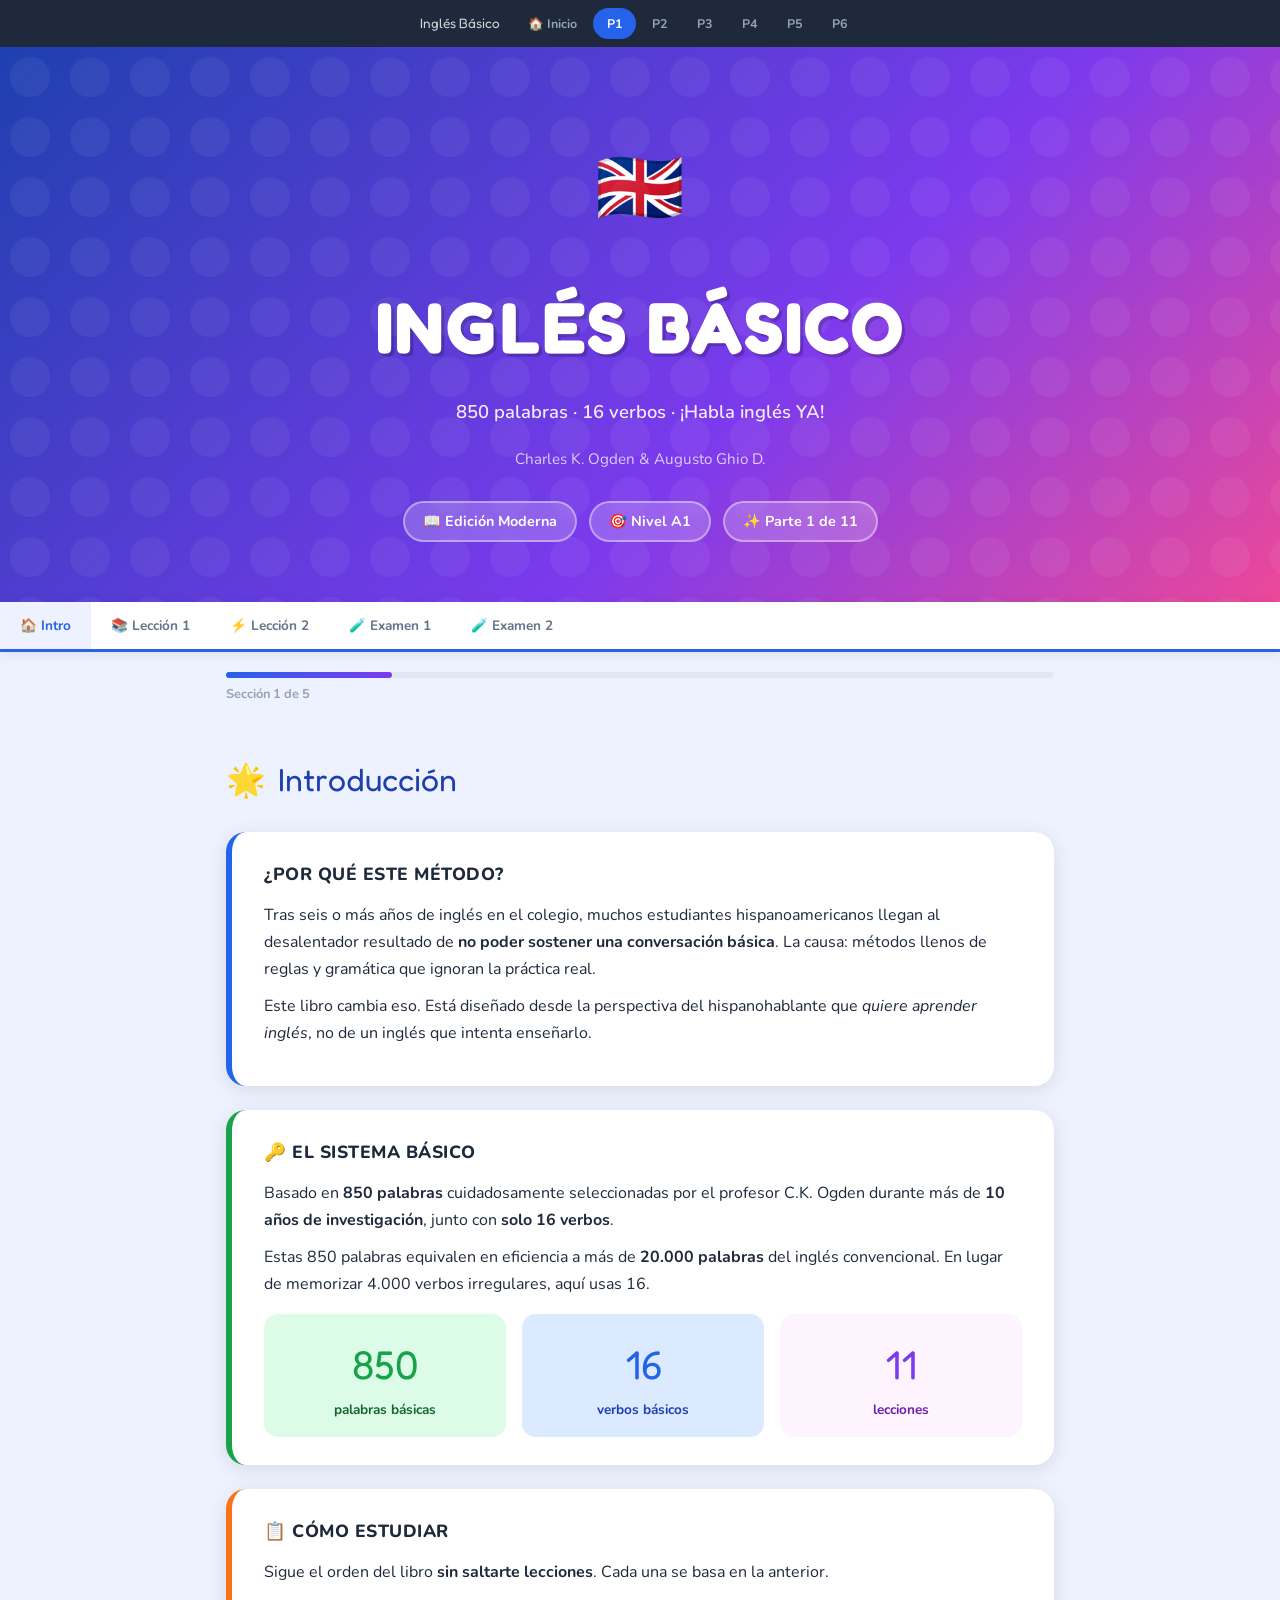
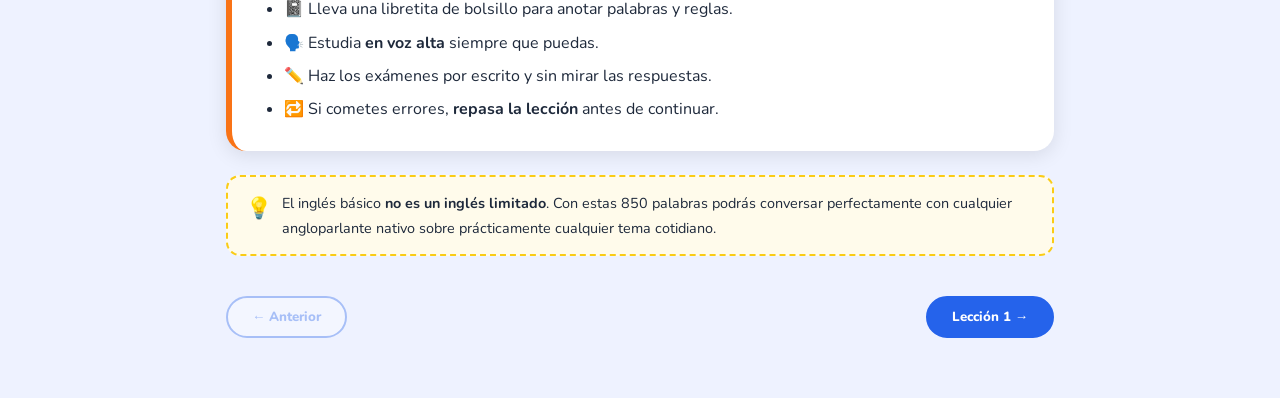
<file: index.html>
<!DOCTYPE html>
<html lang="es">
<head>
<meta charset="UTF-8">
<meta name="viewport" content="width=device-width, initial-scale=1.0">
<title>Inglés Básico — Parte 1</title>
<link href="https://fonts.googleapis.com/css2?family=Nunito:wght@400;600;700;800;900&family=Fredoka+One&display=swap" rel="stylesheet">
<link rel="stylesheet" href="styles.css">
</head>
<body>
<nav class="partes-nav">
  <span class="partes-nav-titulo">Inglés Básico</span>
  <a href="inicio.html">🏠 Inicio</a>
  <a href="index.html" class="activo">P1</a>
  <a href="parte2.html">P2</a>
  <a href="parte3.html">P3</a>
  <a href="parte4.html">P4</a>
  <a href="parte5.html">P5</a>
  <a href="parte6.html">P6</a>
</nav>

<!-- PORTADA -->
<div class="portada">
  <span class="portada-emoji">🇬🇧</span>
  <h1>INGLÉS BÁSICO</h1>
  <div class="subtitulo">850 palabras · 16 verbos · ¡Habla inglés YA!</div>
  <div class="autores">Charles K. Ogden &amp; Augusto Ghio D.</div>
  <div class="badges">
    <span class="badge">📖 Edición Moderna</span>
    <span class="badge">🎯 Nivel A1</span>
    <span class="badge">✨ Parte 1 de 11</span>
  </div>
</div>

<!-- NAV -->
<nav class="nav-seccion" id="nav">
  <button class="nav-btn activo" onclick="ir(0)">🏠 Intro</button>
  <button class="nav-btn" onclick="ir(1)">📚 Lección 1</button>
  <button class="nav-btn" onclick="ir(2)">⚡ Lección 2</button>
  <button class="nav-btn" onclick="ir(3)">🧪 Examen 1</button>
  <button class="nav-btn" onclick="ir(4)">🧪 Examen 2</button>
</nav>

<!-- BARRA PROGRESO -->
<div class="contenedor" style="padding-top:20px; padding-bottom:0;">
  <div class="barra-progreso"><div class="barra-fill" id="fill" style="width:20%"></div></div>
  <div class="progreso-texto" id="prog">Sección 1 de 5</div>
</div>

<!-- ═══════════════════════════════════════════════════ -->
<!-- SECCIÓN 0 — INTRODUCCIÓN -->
<!-- ═══════════════════════════════════════════════════ -->
<div class="contenedor">
<section class="seccion visible" id="s0">

  <div class="titulo-seccion" style="color:#1E40AF;"><span>🌟</span> Introducción</div>

  <div class="card">
    <h3>¿Por qué este método?</h3>
    <p>Tras seis o más años de inglés en el colegio, muchos estudiantes hispanoamericanos llegan al desalentador resultado de <strong>no poder sostener una conversación básica</strong>. La causa: métodos llenos de reglas y gramática que ignoran la práctica real.</p>
    <p>Este libro cambia eso. Está diseñado desde la perspectiva del hispanohablante que <em>quiere aprender inglés</em>, no de un inglés que intenta enseñarlo.</p>
  </div>

  <div class="card verde">
    <h3>🔑 El Sistema Básico</h3>
    <p>Basado en <strong>850 palabras</strong> cuidadosamente seleccionadas por el profesor C.K. Ogden durante más de <strong>10 años de investigación</strong>, junto con <strong>solo 16 verbos</strong>.</p>
    <p>Estas 850 palabras equivalen en eficiencia a más de <strong>20.000 palabras</strong> del inglés convencional. En lugar de memorizar 4.000 verbos irregulares, aquí usas 16.</p>
    <div style="display:flex;gap:16px;flex-wrap:wrap;margin-top:16px;">
      <div style="background:#DCFCE7;border-radius:14px;padding:16px 20px;text-align:center;flex:1;min-width:120px;">
        <div style="font-family:'Fredoka One',cursive;font-size:2.5rem;color:#16A34A;">850</div>
        <div style="font-weight:700;font-size:0.85rem;color:#166534;">palabras básicas</div>
      </div>
      <div style="background:#DBEAFE;border-radius:14px;padding:16px 20px;text-align:center;flex:1;min-width:120px;">
        <div style="font-family:'Fredoka One',cursive;font-size:2.5rem;color:#2563EB;">16</div>
        <div style="font-weight:700;font-size:0.85rem;color:#1E40AF;">verbos básicos</div>
      </div>
      <div style="background:#FDF4FF;border-radius:14px;padding:16px 20px;text-align:center;flex:1;min-width:120px;">
        <div style="font-family:'Fredoka One',cursive;font-size:2.5rem;color:#7C3AED;">11</div>
        <div style="font-weight:700;font-size:0.85rem;color:#6B21A8;">lecciones</div>
      </div>
    </div>
  </div>

  <div class="card coral">
    <h3>📋 Cómo estudiar</h3>
    <p>Sigue el orden del libro <strong>sin saltarte lecciones</strong>. Cada una se basa en la anterior.</p>
    <ul style="margin-left:20px; margin-top:8px;">
      <li style="margin-bottom:6px;">📓 Lleva una libretita de bolsillo para anotar palabras y reglas.</li>
      <li style="margin-bottom:6px;">🗣️ Estudia <strong>en voz alta</strong> siempre que puedas.</li>
      <li style="margin-bottom:6px;">✏️ Haz los exámenes por escrito y sin mirar las respuestas.</li>
      <li>🔁 Si cometes errores, <strong>repasa la lección</strong> antes de continuar.</li>
    </ul>
  </div>

  <div class="tip">
    <span class="tip-ico">💡</span>
    <span>El inglés básico <strong>no es un inglés limitado</strong>. Con estas 850 palabras podrás conversar perfectamente con cualquier angloparlante nativo sobre prácticamente cualquier tema cotidiano.</span>
  </div>

  <div class="nav-bottom">
    <button class="btn-nav" disabled>← Anterior</button>
    <button class="btn-nav primario" onclick="ir(1)">Lección 1 →</button>
  </div>
</section>

<!-- ═══════════════════════════════════════════════════ -->
<!-- SECCIÓN 1 — LECCIÓN 1 -->
<!-- ═══════════════════════════════════════════════════ -->
<section class="seccion" id="s1">

  <div class="titulo-seccion" style="color:#7C3AED;"><span>📚</span> Lección 1</div>

  <!-- Palabras casi iguales -->
  <div class="card violeta">
    <h3>🌎 Palabras casi iguales al español</h3>
    <p>Empieza fácil: estas palabras son iguales en inglés y en español. ¡Solo cambia la pronunciación!</p>
    <div class="vocab-grid">
      <div class="vocab-card"><span class="num">1</span><div class="en">Animal</div><div class="pron">(Ánimal)</div><div class="es">Animal</div></div>
      <div class="vocab-card"><span class="num">2</span><div class="en">Base</div><div class="pron">(beis)</div><div class="es">Base</div></div>
      <div class="vocab-card"><span class="num">3</span><div class="en">Collar</div><div class="pron">(cólaR)</div><div class="es">Collar</div></div>
      <div class="vocab-card"><span class="num">4</span><div class="en">Control</div><div class="pron">(contróUl)</div><div class="es">Control</div></div>
      <div class="vocab-card"><span class="num">5</span><div class="en">Error</div><div class="pron">(érroR)</div><div class="es">Error</div></div>
      <div class="vocab-card"><span class="num">6</span><div class="en">General</div><div class="pron">(yéneral)</div><div class="es">General</div></div>
      <div class="vocab-card"><span class="num">7</span><div class="en">Hospital</div><div class="pron">(jóspitAl)</div><div class="es">Hospital</div></div>
      <div class="vocab-card"><span class="num">8</span><div class="en">Idea</div><div class="pron">(aidía)</div><div class="es">Idea</div></div>
      <div class="vocab-card"><span class="num">9</span><div class="en">Metal</div><div class="pron">(métAl)</div><div class="es">Metal</div></div>
      <div class="vocab-card"><span class="num">10</span><div class="en">Natural</div><div class="pron">(náchural)</div><div class="es">Natural</div></div>
      <div class="vocab-card"><span class="num">11</span><div class="en">No</div><div class="pron">(nóU)</div><div class="es">No</div></div>
      <div class="vocab-card"><span class="num">12</span><div class="en">Opinion</div><div class="pron">(opíniOn)</div><div class="es">Opinión</div></div>
      <div class="vocab-card"><span class="num">13</span><div class="en">Gas</div><div class="pron">(gas)</div><div class="es">Gas</div></div>
      <div class="vocab-card"><span class="num">14</span><div class="en">Normal</div><div class="pron">(normal)</div><div class="es">Normal</div></div>
      <div class="vocab-card"><span class="num">15</span><div class="en">Club</div><div class="pron">(clob)</div><div class="es">Club</div></div>
      <div class="vocab-card"><span class="num">16</span><div class="en">Regular</div><div class="pron">(réguiular)</div><div class="es">Regular</div></div>
      <div class="vocab-card"><span class="num">17</span><div class="en">Motor</div><div class="pron">(móUtoR)</div><div class="es">Motor</div></div>
      <div class="vocab-card"><span class="num">18</span><div class="en">Moral</div><div class="pron">(móral)</div><div class="es">Moral</div></div>
      <div class="vocab-card"><span class="num">19</span><div class="en">Hotel</div><div class="pron">(joUtél)</div><div class="es">Hotel</div></div>
      <div class="vocab-card"><span class="num">20</span><div class="en">Banana</div><div class="pron">(banana)</div><div class="es">Banana</div></div>
      <div class="vocab-card"><span class="num">21</span><div class="en">Tango</div><div class="pron">(tangoU)</div><div class="es">Tango</div></div>
      <div class="vocab-card"><span class="num">22</span><div class="en">Opera</div><div class="pron">(ópera)</div><div class="es">Ópera</div></div>
      <div class="vocab-card"><span class="num">23</span><div class="en">Violin</div><div class="pron">(vaiolin)</div><div class="es">Violín</div></div>
      <div class="vocab-card"><span class="num">24</span><div class="en">Religion</div><div class="pron">(rilíyion)</div><div class="es">Religión</div></div>
    </div>
  </div>

  <!-- La terminación ING -->
  <div class="card rosa">
    <h3>🔤 La terminación ING</h3>
    <div class="regla">
      <div class="regla-titulo">📌 Regla</div>
      La terminación <strong>-ING</strong> indica la <strong>acción</strong> de la cosa que señala la palabra. Es como el español <em>-ando / -iendo</em>.
    </div>
    <div class="vocab-grid">
      <div class="vocab-card"><div class="en">Light</div><div class="pron">(lait)</div><div class="es">Luz</div></div>
      <div class="vocab-card"><div class="en">Lighting</div><div class="pron">(laiting)</div><div class="es">Alumbrando</div></div>
      <div class="vocab-card"><div class="en">Work</div><div class="pron">(ueRk)</div><div class="es">Trabajo</div></div>
      <div class="vocab-card"><div class="en">Working</div><div class="pron">(ueRking)</div><div class="es">Trabajando</div></div>
      <div class="vocab-card"><div class="en">Oil</div><div class="pron">(oil)</div><div class="es">Aceite</div></div>
      <div class="vocab-card"><div class="en">Oiling</div><div class="pron">(oiling)</div><div class="es">Aceitando</div></div>
      <div class="vocab-card"><div class="en">Plant</div><div class="pron">(plant)</div><div class="es">Planta</div></div>
      <div class="vocab-card"><div class="en">Planting</div><div class="pron">(planting)</div><div class="es">Plantando</div></div>
      <div class="vocab-card"><div class="en">Smile</div><div class="pron">(smail)</div><div class="es">Sonrisa</div></div>
      <div class="vocab-card"><div class="en">Smiling</div><div class="pron">(smailing)</div><div class="es">Sonriendo</div></div>
      <div class="vocab-card"><div class="en">Flower</div><div class="pron">(flaueR)</div><div class="es">Flor</div></div>
      <div class="vocab-card"><div class="en">Flowering</div><div class="pron">(flauering)</div><div class="es">Floreciendo</div></div>
    </div>
  </div>

  <!-- IS y ARE -->
  <div class="card verde">
    <h3>✅ IS y ARE — Ser / Estar</h3>
    <div style="display:flex;gap:12px;flex-wrap:wrap;margin-bottom:16px;">
      <div style="background:#DCFCE7;border-radius:14px;padding:14px 20px;flex:1;min-width:140px;text-align:center;">
        <div style="font-family:'Fredoka One',cursive;font-size:1.8rem;color:#16A34A;">IS</div>
        <div style="font-weight:700;color:#166534;">(iz)</div>
        <div style="font-size:0.85rem;margin-top:4px;">= <strong>es</strong> o <strong>está</strong></div>
      </div>
      <div style="background:#DBEAFE;border-radius:14px;padding:14px 20px;flex:1;min-width:140px;text-align:center;">
        <div style="font-family:'Fredoka One',cursive;font-size:1.8rem;color:#2563EB;">ARE</div>
        <div style="font-weight:700;color:#1E40AF;">(aR)</div>
        <div style="font-size:0.85rem;margin-top:4px;">= <strong>son</strong> o <strong>están</strong></div>
      </div>
    </div>
    <ul class="frases">
      <li><span class="en-frase">He is my brother</span><span class="es-frase">Él es mi hermano</span></li>
      <li><span class="en-frase">They are sisters</span><span class="es-frase">Ellas son hermanas</span></li>
      <li><span class="en-frase">He is in the garden</span><span class="es-frase">Él está en el jardín</span></li>
      <li><span class="en-frase">The sky is blue</span><span class="es-frase">El cielo es azul</span></li>
      <li><span class="en-frase">You are late</span><span class="es-frase">Ustedes están atrasados</span></li>
      <li><span class="en-frase">They are walking</span><span class="es-frase">Ellos están caminando</span></li>
      <li><span class="en-frase">He is painting</span><span class="es-frase">Él está pintando</span></li>
      <li><span class="en-frase">They are crying</span><span class="es-frase">Ellos están llorando</span></li>
    </ul>
  </div>

  <!-- El adjetivo inglés -->
  <div class="card coral">
    <h3>🎨 El Adjetivo Inglés</h3>
    <div class="regla">
      <div class="regla-titulo">📌 Regla importante</div>
      En inglés, el adjetivo va <strong>ANTES</strong> del sustantivo. Al revés que en español.<br>
      <span style="color:#64748B">Español: un libro <u>negro</u> → Inglés: a <u>black</u> book</span>
    </div>
    <div class="vocab-grid">
      <div class="vocab-card"><div class="en">A bad boy</div><div class="es">Un niño malo</div></div>
      <div class="vocab-card"><div class="en">A blue sky</div><div class="es">Un cielo azul</div></div>
      <div class="vocab-card"><div class="en">A young man</div><div class="es">Un hombre joven</div></div>
      <div class="vocab-card"><div class="en">Clean water</div><div class="es">Agua limpia</div></div>
      <div class="vocab-card"><div class="en">A new house</div><div class="es">Una casa nueva</div></div>
      <div class="vocab-card"><div class="en">A deep river</div><div class="es">Un río hondo</div></div>
      <div class="vocab-card"><div class="en">A strong man</div><div class="es">Un hombre fuerte</div></div>
      <div class="vocab-card"><div class="en">A wise man</div><div class="es">Un hombre sabio</div></div>
      <div class="vocab-card"><div class="en">A white dress</div><div class="es">Un traje blanco</div></div>
      <div class="vocab-card"><div class="en">A sweet drink</div><div class="es">Una bebida dulce</div></div>
      <div class="vocab-card"><div class="en">A small table</div><div class="es">Una mesa chica</div></div>
      <div class="vocab-card"><div class="en">A black hat</div><div class="es">Un sombrero negro</div></div>
    </div>
  </div>

  <!-- Vocabulario lección 1 -->
  <div class="card">
    <h3>📖 Vocabulario Nuevo — Lección 1</h3>
    <div class="vocab-grid">
      <div class="vocab-card"><div class="en">Hat</div><div class="pron">(jat)</div><div class="es">Sombrero</div></div>
      <div class="vocab-card"><div class="en">Brother</div><div class="pron">(brodeR)</div><div class="es">Hermano</div></div>
      <div class="vocab-card"><div class="en">Blue</div><div class="pron">(blú)</div><div class="es">Azul</div></div>
      <div class="vocab-card"><div class="en">Garden</div><div class="pron">(gaRdEn)</div><div class="es">Jardín</div></div>
      <div class="vocab-card"><div class="en">He</div><div class="pron">(ji)</div><div class="es">Él</div></div>
      <div class="vocab-card"><div class="en">Here</div><div class="pron">(jiaR)</div><div class="es">Aquí</div></div>
      <div class="vocab-card"><div class="en">In</div><div class="pron">(in)</div><div class="es">En</div></div>
      <div class="vocab-card"><div class="en">Late</div><div class="pron">(leit)</div><div class="es">Atrasado / tarde</div></div>
      <div class="vocab-card"><div class="en">My</div><div class="pron">(mai)</div><div class="es">Mi / mis</div></div>
      <div class="vocab-card"><div class="en">Sister</div><div class="pron">(sisteR)</div><div class="es">Hermana</div></div>
      <div class="vocab-card"><div class="en">Son</div><div class="pron">(san)</div><div class="es">Hijo</div></div>
      <div class="vocab-card"><div class="en">Sky</div><div class="pron">(skai)</div><div class="es">Cielo</div></div>
      <div class="vocab-card"><div class="en">They</div><div class="pron">(dei)</div><div class="es">Ellos / ellas</div></div>
      <div class="vocab-card"><div class="en">The</div><div class="pron">(dii)</div><div class="es">El / la / los / las</div></div>
      <div class="vocab-card"><div class="en">This</div><div class="pron">(dis)</div><div class="es">Este / esta / esto</div></div>
      <div class="vocab-card"><div class="en">You</div><div class="pron">(yúu)</div><div class="es">Tú / usted(es)</div></div>
      <div class="vocab-card"><div class="en">Yellow</div><div class="pron">(yéloU)</div><div class="es">Amarillo</div></div>
      <div class="vocab-card"><div class="en">Day</div><div class="pron">(dei)</div><div class="es">Día</div></div>
      <div class="vocab-card"><div class="en">Monday</div><div class="pron">(mandEi)</div><div class="es">Lunes</div></div>
      <div class="vocab-card"><div class="en">House</div><div class="pron">(jáus)</div><div class="es">Casa</div></div>
      <div class="vocab-card"><div class="en">River</div><div class="pron">(rivEr)</div><div class="es">Río</div></div>
      <div class="vocab-card"><div class="en">Water</div><div class="pron">(uóoteR)</div><div class="es">Agua</div></div>
      <div class="vocab-card"><div class="en">Woman</div><div class="pron">(uúman)</div><div class="es">Mujer</div></div>
      <div class="vocab-card"><div class="en">Man</div><div class="pron">(man)</div><div class="es">Hombre</div></div>
      <div class="vocab-card"><div class="en">Apple</div><div class="pron">(ápEl)</div><div class="es">Manzana</div></div>
      <div class="vocab-card"><div class="en">Boy</div><div class="pron">(bóy)</div><div class="es">Niño</div></div>
      <div class="vocab-card"><div class="en">Good</div><div class="pron">(gúd)</div><div class="es">Bueno</div></div>
      <div class="vocab-card"><div class="en">Very</div><div class="pron">(véry)</div><div class="es">Muy</div></div>
      <div class="vocab-card"><div class="en">New</div><div class="pron">(niúu)</div><div class="es">Nuevo / nueva</div></div>
      <div class="vocab-card"><div class="en">Tree</div><div class="pron">(tríi)</div><div class="es">Árbol</div></div>
      <div class="vocab-card"><div class="en">Mountain</div><div class="pron">(mauntin)</div><div class="es">Montaña</div></div>
      <div class="vocab-card"><div class="en">Green</div><div class="pron">(gríin)</div><div class="es">Verde</div></div>
    </div>
  </div>

  <div class="nav-bottom">
    <button class="btn-nav" onclick="ir(0)">← Intro</button>
    <button class="btn-nav primario" onclick="ir(2)">Lección 2 →</button>
  </div>
</section>

<!-- ═══════════════════════════════════════════════════ -->
<!-- SECCIÓN 2 — LECCIÓN 2 -->
<!-- ═══════════════════════════════════════════════════ -->
<section class="seccion" id="s2">

  <div class="titulo-seccion" style="color:#EA580C;"><span>⚡</span> Lección 2</div>

  <!-- Meses -->
  <div class="card coral">
    <h3>📅 Los 12 Meses del Año</h3>
    <div class="meses-grid">
      <div class="mes-card mes-1"><div class="en-m">January</div><div class="pron-m">(yanuari)</div><div class="es-m">Enero</div></div>
      <div class="mes-card mes-2"><div class="en-m">February</div><div class="pron-m">(fébruari)</div><div class="es-m">Febrero</div></div>
      <div class="mes-card mes-3"><div class="en-m">March</div><div class="pron-m">(máaRch)</div><div class="es-m">Marzo</div></div>
      <div class="mes-card mes-4"><div class="en-m">April</div><div class="pron-m">(éipril)</div><div class="es-m">Abril</div></div>
      <div class="mes-card mes-5"><div class="en-m">May</div><div class="pron-m">(méi)</div><div class="es-m">Mayo</div></div>
      <div class="mes-card mes-6"><div class="en-m">June</div><div class="pron-m">(yúun)</div><div class="es-m">Junio</div></div>
      <div class="mes-card mes-7"><div class="en-m">July</div><div class="pron-m">(yuulai)</div><div class="es-m">Julio</div></div>
      <div class="mes-card mes-8"><div class="en-m">August</div><div class="pron-m">(óoguest)</div><div class="es-m">Agosto</div></div>
      <div class="mes-card mes-9"><div class="en-m">September</div><div class="pron-m">(septémbeR)</div><div class="es-m">Septiembre</div></div>
      <div class="mes-card mes-10"><div class="en-m">October</div><div class="pron-m">(octóUbeR)</div><div class="es-m">Octubre</div></div>
      <div class="mes-card mes-11"><div class="en-m">November</div><div class="pron-m">(novémbeR)</div><div class="es-m">Noviembre</div></div>
      <div class="mes-card mes-12"><div class="en-m">December</div><div class="pron-m">(disémbeR)</div><div class="es-m">Diciembre</div></div>
    </div>
    <div class="tip"><span class="tip-ico">💡</span><span>¡Los meses en inglés siempre se escriben con <strong>mayúscula</strong>!</span></div>
  </div>

  <!-- Días semana -->
  <div class="card amarillo">
    <h3>📆 Los 7 Días de la Semana</h3>
    <div class="dias-grid">
      <div class="dia-card dia-0"><div class="en-d">Monday</div><div class="pron-d">(mandEi)</div><div class="es-d">Lunes</div></div>
      <div class="dia-card dia-1"><div class="en-d">Tuesday</div><div class="pron-d">(tiúsdEi)</div><div class="es-d">Martes</div></div>
      <div class="dia-card dia-2"><div class="en-d">Wednesday</div><div class="pron-d">(uuénsdEi)</div><div class="es-d">Miércoles</div></div>
      <div class="dia-card dia-3"><div class="en-d">Thursday</div><div class="pron-d">(zérsdEi)</div><div class="es-d">Jueves</div></div>
      <div class="dia-card dia-4"><div class="en-d">Friday</div><div class="pron-d">(fráidEi)</div><div class="es-d">Viernes</div></div>
      <div class="dia-card dia-5"><div class="en-d">Saturday</div><div class="pron-d">(sáterdEi)</div><div class="es-d">Sábado</div></div>
      <div class="dia-card dia-6"><div class="en-d">Sunday</div><div class="pron-d">(sándEi)</div><div class="es-d">Domingo</div></div>
    </div>
    <div class="tip"><span class="tip-ico">📌</span><span>Para decir "el lunes", "el martes", etc., usa <strong>on Monday</strong>, <strong>on Tuesday</strong>… Ej: <em>I will go on Thursday</em> = Yo iré el jueves.</span></div>
  </div>

  <!-- Pronombres personales -->
  <div class="card verde">
    <h3>👤 Pronombres Personales</h3>
    <div class="pronombres-grid">
      <div class="pron-card pc-1"><span class="en-p">I</span><span class="pron-p">(ai)</span><span class="es-p">Yo</span></div>
      <div class="pron-card pc-2"><span class="en-p">You</span><span class="pron-p">(yúu)</span><span class="es-p">Usted / tú</span></div>
      <div class="pron-card pc-3"><span class="en-p">He</span><span class="pron-p">(jíi)</span><span class="es-p">Él (persona)</span></div>
      <div class="pron-card pc-4"><span class="en-p">She</span><span class="pron-p">(SHíi)</span><span class="es-p">Ella (persona)</span></div>
      <div class="pron-card pc-5"><span class="en-p">It</span><span class="pron-p">(it)</span><span class="es-p">Él / ella (cosa)</span></div>
      <div class="pron-card pc-6"><span class="en-p">We</span><span class="pron-p">(uí)</span><span class="es-p">Nosotros / as</span></div>
      <div class="pron-card pc-7"><span class="en-p">They</span><span class="pron-p">(déi)</span><span class="es-p">Ellos / ellas</span></div>
    </div>
    <div class="tip"><span class="tip-ico">⚠️</span><span><strong>He / She</strong> se usan con personas. <strong>It</strong> se usa con cosas (animales u objetos). <em>The cat? It is small.</em></span></div>
  </div>

  <!-- Los 16 Verbos -->
  <div class="card violeta">
    <h3>🔥 Los 16 Verbos Básicos</h3>
    <p style="margin-bottom:16px;">Aprende estos 16 verbos de memoria. Reemplazan a los <strong>4.000 verbos</strong> del inglés convencional. La palabra <strong>to</strong> indica que el verbo está en infinitivo.</p>
    <div class="verbo-grid">
      <div class="verbo-card"><span class="num-v">1</span><div><div class="en-v">to come</div><div class="pron-v">(tu cám)</div></div><div class="es-v">Venir</div></div>
      <div class="verbo-card"><span class="num-v">2</span><div><div class="en-v">to let</div><div class="pron-v">(let)</div></div><div class="es-v">Dejar</div></div>
      <div class="verbo-card"><span class="num-v">3</span><div><div class="en-v">to go</div><div class="pron-v">(tu góU)</div></div><div class="es-v">Ir</div></div>
      <div class="verbo-card"><span class="num-v">4</span><div><div class="en-v">to put</div><div class="pron-v">(tu put)</div></div><div class="es-v">Poner</div></div>
      <div class="verbo-card"><span class="num-v">5</span><div><div class="en-v">to take</div><div class="pron-v">(tu téik)</div></div><div class="es-v">Tomar</div></div>
      <div class="verbo-card"><span class="num-v">6</span><div><div class="en-v">to give</div><div class="pron-v">(tu guív)</div></div><div class="es-v">Dar</div></div>
      <div class="verbo-card"><span class="num-v">7</span><div><div class="en-v">to get</div><div class="pron-v">(tu guét)</div></div><div class="es-v">Conseguir</div></div>
      <div class="verbo-card"><span class="num-v">8</span><div><div class="en-v">to keep</div><div class="pron-v">(tu kíip)</div></div><div class="es-v">Mantener</div></div>
      <div class="verbo-card"><span class="num-v">9</span><div><div class="en-v">to make</div><div class="pron-v">(tu méik)</div></div><div class="es-v">Hacer</div></div>
      <div class="verbo-card"><span class="num-v">10</span><div><div class="en-v">to do</div><div class="pron-v">(tu dúu)</div></div><div class="es-v">Hacer</div></div>
      <div class="verbo-card"><span class="num-v">11</span><div><div class="en-v">to seem</div><div class="pron-v">(tu síim)</div></div><div class="es-v">Parecer</div></div>
      <div class="verbo-card"><span class="num-v">12</span><div><div class="en-v">to say</div><div class="pron-v">(tu séi)</div></div><div class="es-v">Decir</div></div>
      <div class="verbo-card"><span class="num-v">13</span><div><div class="en-v">to see</div><div class="pron-v">(tu síi)</div></div><div class="es-v">Ver</div></div>
      <div class="verbo-card"><span class="num-v">14</span><div><div class="en-v">to send</div><div class="pron-v">(tu sénd)</div></div><div class="es-v">Enviar</div></div>
      <div class="verbo-card"><span class="num-v">15</span><div><div class="en-v">to be</div><div class="pron-v">(tu bíi)</div></div><div class="es-v">Ser / Estar</div></div>
      <div class="verbo-card"><span class="num-v">16</span><div><div class="en-v">to have</div><div class="pron-v">(tu jáv)</div></div><div class="es-v">Haber / Tener</div></div>
    </div>
  </div>

  <!-- Tiempo presente -->
  <div class="card">
    <h3>🕐 Tiempo Presente</h3>
    <div class="regla">
      <div class="regla-titulo">📌 Regla</div>
      Para formar el presente: reemplaza <strong>to</strong> por el pronombre personal. Solo se agrega <strong>-s</strong> (o <strong>-es</strong>) cuando el sujeto es <em>he, she</em> o <em>it</em>.
    </div>
    <table class="conj-tabla">
      <tr><th colspan="4">TO GO = IR</th></tr>
      <tr><td class="en-c">I go</td><td class="es-c">Yo voy</td><td class="en-c">We go</td><td class="es-c">Nosotros vamos</td></tr>
      <tr><td class="en-c">You go</td><td class="es-c">Usted va</td><td class="en-c">You go</td><td class="es-c">Ustedes van</td></tr>
      <tr><td class="en-c">He goes ⚠️</td><td class="es-c">Él va</td><td class="en-c">They go</td><td class="es-c">Ellos van</td></tr>
    </table>
    <table class="conj-tabla" style="margin-top:12px;">
      <tr><th colspan="4">TO HAVE = TENER</th></tr>
      <tr><td class="en-c">I have</td><td class="es-c">Yo tengo</td><td class="en-c">We have</td><td class="es-c">Nosotros tenemos</td></tr>
      <tr><td class="en-c">You have</td><td class="es-c">Usted tiene</td><td class="en-c">You have</td><td class="es-c">Ustedes tienen</td></tr>
      <tr><td class="en-c">He has ⚠️</td><td class="es-c">Él tiene</td><td class="en-c">They have</td><td class="es-c">Ellos tienen</td></tr>
    </table>
    <div class="tip" style="margin-top:12px;"><span class="tip-ico">⚠️</span><span>Con <strong>he / she / it</strong>: <em>goes, does, has</em> (no goes = "gós", does = "dás")</span></div>
  </div>

  <!-- Gerundio -->
  <div class="card rosa">
    <h3>🔄 El Gerundio (-ING con verbos)</h3>
    <div class="regla">
      <div class="regla-titulo">📌 Regla</div>
      El gerundio = verbo + <strong>-ING</strong>. Equivale a <em>-ando / -iendo</em> en español.
    </div>
    <div class="vocab-grid">
      <div class="vocab-card"><div class="en">Coming</div><div class="pron">(caming)</div><div class="es">Viniendo</div></div>
      <div class="vocab-card"><div class="en">Going</div><div class="pron">(góing)</div><div class="es">Yendo</div></div>
      <div class="vocab-card"><div class="en">Doing</div><div class="pron">(dúuing)</div><div class="es">Haciendo</div></div>
      <div class="vocab-card"><div class="en">Making</div><div class="pron">(méiking)</div><div class="es">Haciendo</div></div>
      <div class="vocab-card"><div class="en">Giving</div><div class="pron">(guiving)</div><div class="es">Dando</div></div>
      <div class="vocab-card"><div class="en">Saying</div><div class="pron">(séiing)</div><div class="es">Diciendo</div></div>
      <div class="vocab-card"><div class="en">Seeing</div><div class="pron">(síing)</div><div class="es">Viendo</div></div>
      <div class="vocab-card"><div class="en">Taking</div><div class="pron">(téiking)</div><div class="es">Tomando</div></div>
      <div class="vocab-card"><div class="en">Sending</div><div class="pron">(sénding)</div><div class="es">Enviando</div></div>
      <div class="vocab-card"><div class="en">Keeping</div><div class="pron">(kíiping)</div><div class="es">Manteniendo</div></div>
      <div class="vocab-card"><div class="en">Putting</div><div class="pron">(púting)</div><div class="es">Poniendo</div></div>
      <div class="vocab-card"><div class="en">Getting</div><div class="pron">(guéting)</div><div class="es">Consiguiendo</div></div>
    </div>
    <ul class="frases" style="margin-top:16px;">
      <li><span class="en-frase">We are going to Argentina</span><span class="es-frase">Nosotros vamos a Argentina</span></li>
      <li><span class="en-frase">My father is coming by train</span><span class="es-frase">Mi padre viene por tren</span></li>
      <li><span class="en-frase">He is taking a rest</span><span class="es-frase">Él está tomando un descanso</span></li>
      <li><span class="en-frase">My sister is putting the bread on the table</span><span class="es-frase">Mi hermana está poniendo el pan sobre la mesa</span></li>
    </ul>
  </div>

  <!-- Futuro con WILL -->
  <div class="card verde">
    <h3>🚀 El Tiempo Futuro — WILL</h3>
    <div class="regla">
      <div class="regla-titulo">📌 Regla (¡muy fácil!)</div>
      Para expresar el futuro, pon <strong>WILL</strong> (uíl) delante de cualquier verbo. ¡Una sola palabra para todos los futuros!
    </div>
    <div style="display:flex;gap:10px;flex-wrap:wrap;margin:16px 0;">
      <div style="background:#DCFCE7;border-radius:12px;padding:12px 16px;flex:1;min-width:180px;">
        <div style="font-size:0.8rem;color:#166534;font-weight:700;">PRESENTE</div>
        <div style="font-family:'Fredoka One',cursive;font-size:1.1rem;color:#16A34A;margin-top:4px;">I go → Yo voy</div>
      </div>
      <div style="background:#DBEAFE;border-radius:12px;padding:12px 16px;flex:1;min-width:180px;">
        <div style="font-size:0.8rem;color:#1E40AF;font-weight:700;">FUTURO</div>
        <div style="font-family:'Fredoka One',cursive;font-size:1.1rem;color:#2563EB;margin-top:4px;">I will go → Yo iré</div>
      </div>
    </div>
    <ul class="frases">
      <li><span class="en-frase">I will go to Buenos Aires</span><span class="es-frase">Yo iré a Buenos Aires</span></li>
      <li><span class="en-frase">He will come today</span><span class="es-frase">Él vendrá hoy</span></li>
      <li><span class="en-frase">She will go tomorrow</span><span class="es-frase">Ella irá mañana</span></li>
      <li><span class="en-frase">We will send a letter</span><span class="es-frase">Nosotros enviaremos una carta</span></li>
      <li><span class="en-frase">I will keep my word</span><span class="es-frase">Yo mantendré mi palabra</span></li>
      <li><span class="en-frase">You will come in the morning</span><span class="es-frase">Ustedes vendrán en la mañana</span></li>
    </ul>
  </div>

  <!-- A / AN -->
  <div class="card amarillo">
    <h3>🔤 A y AN — "Un / Una"</h3>
    <div class="regla">
      <div class="regla-titulo">📌 Regla</div>
      <strong>A</strong> = un / una (antes de consonante)<br>
      <strong>AN</strong> = un / una (antes de vocal: a, e, i, o, u)
    </div>
    <div style="display:grid;grid-template-columns:1fr 1fr;gap:12px;margin-top:12px;">
      <div>
        <div style="font-weight:800;color:#92400E;margin-bottom:8px;">USA "A"</div>
        <ul class="frases">
          <li><span class="en-frase">a woman</span><span class="es-frase">una mujer</span></li>
          <li><span class="en-frase">a book</span><span class="es-frase">un libro</span></li>
          <li><span class="en-frase">a boy</span><span class="es-frase">un niño</span></li>
        </ul>
      </div>
      <div>
        <div style="font-weight:800;color:#15803D;margin-bottom:8px;">USA "AN"</div>
        <ul class="frases">
          <li><span class="en-frase">an apple</span><span class="es-frase">una manzana</span></li>
          <li><span class="en-frase">an army</span><span class="es-frase">un ejército</span></li>
          <li><span class="en-frase">an old woman</span><span class="es-frase">una mujer vieja</span></li>
        </ul>
      </div>
    </div>
  </div>

  <!-- Opuestos -->
  <div class="card">
    <h3>↔️ Palabras Opuestas</h3>
    <div class="opuestos-grid">
      <div class="opuesto-card"><div class="op-pair"><div class="op-word a">Good<span class="es">Bueno</span></div><div class="op-vs">⟷</div><div class="op-word b">Bad<span class="es">Malo</span></div></div></div>
      <div class="opuesto-card"><div class="op-pair"><div class="op-word a">Man<span class="es">Hombre</span></div><div class="op-vs">⟷</div><div class="op-word b">Woman<span class="es">Mujer</span></div></div></div>
      <div class="opuesto-card"><div class="op-pair"><div class="op-word a">White<span class="es">Blanco</span></div><div class="op-vs">⟷</div><div class="op-word b">Black<span class="es">Negro</span></div></div></div>
      <div class="opuesto-card"><div class="op-pair"><div class="op-word a">Peace<span class="es">Paz</span></div><div class="op-vs">⟷</div><div class="op-word b">War<span class="es">Guerra</span></div></div></div>
      <div class="opuesto-card"><div class="op-pair"><div class="op-word a">Summer<span class="es">Verano</span></div><div class="op-vs">⟷</div><div class="op-word b">Winter<span class="es">Invierno</span></div></div></div>
      <div class="opuesto-card"><div class="op-pair"><div class="op-word a">East<span class="es">Este</span></div><div class="op-vs">⟷</div><div class="op-word b">West<span class="es">Oeste</span></div></div></div>
    </div>
  </div>

  <div class="nav-bottom">
    <button class="btn-nav" onclick="ir(1)">← Lección 1</button>
    <button class="btn-nav primario" onclick="ir(3)">Examen 1 →</button>
  </div>
</section>

<!-- ═══════════════════════════════════════════════════ -->
<!-- SECCIÓN 3 — EXAMEN LECCIÓN 1 -->
<!-- ═══════════════════════════════════════════════════ -->
<section class="seccion" id="s3">
  <div class="titulo-seccion" style="color:#DC2626;"><span>🧪</span> Examen — Lección 1</div>

  <div class="quiz-card">
    <div class="quiz-titulo">✏️ Traduce al español</div>
    <p style="font-size:0.9rem;color:#64748B;margin-bottom:16px;">Escribe la traducción en el cuadro y haz clic en "Verificar" al final.</p>

    <div class="quiz-pregunta"><strong>1. Light =</strong> <input class="quiz-input" id="q1" placeholder="Traducción..." data-ans="luz"></div>
    <div class="quiz-pregunta"><strong>2. Offering =</strong> <input class="quiz-input" id="q2" placeholder="Traducción..." data-ans="ofreciendo"></div>
    <div class="quiz-pregunta"><strong>3. Water =</strong> <input class="quiz-input" id="q3" placeholder="Traducción..." data-ans="agua"></div>
    <div class="quiz-pregunta"><strong>4. Blue =</strong> <input class="quiz-input" id="q4" placeholder="Traducción..." data-ans="azul"></div>
    <div class="quiz-pregunta"><strong>5. Sky =</strong> <input class="quiz-input" id="q5" placeholder="Traducción..." data-ans="cielo"></div>
    <div class="quiz-pregunta"><strong>6. Garden =</strong> <input class="quiz-input" id="q6" placeholder="Traducción..." data-ans="jardín,jardin"></div>
    <div class="quiz-pregunta"><strong>7. Walking =</strong> <input class="quiz-input" id="q7" placeholder="Traducción..." data-ans="caminando"></div>
    <div class="quiz-pregunta"><strong>8. Are =</strong> <input class="quiz-input" id="q8" placeholder="Traducción..." data-ans="son,están,estan"></div>

    <button class="btn-verificar" onclick="verificar()">✅ Verificar respuestas</button>
    <div class="resultado" id="resultado"></div>
  </div>

  <div class="card">
    <h3>🗣️ Traduce estas frases</h3>
    <ul class="frases">
      <li><span class="en-frase">She is smiling</span><span class="es-frase">Ella está sonriendo</span></li>
      <li><span class="en-frase">He is my brother</span><span class="es-frase">Él es mi hermano</span></li>
      <li><span class="en-frase">The sky is blue</span><span class="es-frase">El cielo es azul</span></li>
      <li><span class="en-frase">He is painting</span><span class="es-frase">Él está pintando</span></li>
      <li><span class="en-frase">My son is here</span><span class="es-frase">Mi hijo está aquí</span></li>
      <li><span class="en-frase">They are in the river</span><span class="es-frase">Ellos están en el río</span></li>
    </ul>
  </div>

  <div class="nav-bottom">
    <button class="btn-nav" onclick="ir(2)">← Lección 2</button>
    <button class="btn-nav primario" onclick="ir(4)">Examen 2 →</button>
  </div>
</section>

<!-- ═══════════════════════════════════════════════════ -->
<!-- SECCIÓN 4 — EXAMEN LECCIÓN 2 -->
<!-- ═══════════════════════════════════════════════════ -->
<section class="seccion" id="s4">
  <div class="titulo-seccion" style="color:#DC2626;"><span>🧪</span> Examen — Lección 2</div>

  <div class="quiz-card">
    <div class="quiz-titulo">⚡ Los 16 verbos — ¿los sabes?</div>
    <p style="font-size:0.9rem;color:#64748B;margin-bottom:16px;">Traduce cada verbo al español.</p>

    <div class="quiz-pregunta"><strong>1. to come =</strong> <input class="quiz-input" id="v1" placeholder="..." data-ans="venir"></div>
    <div class="quiz-pregunta"><strong>2. to go =</strong> <input class="quiz-input" id="v2" placeholder="..." data-ans="ir"></div>
    <div class="quiz-pregunta"><strong>3. to give =</strong> <input class="quiz-input" id="v3" placeholder="..." data-ans="dar"></div>
    <div class="quiz-pregunta"><strong>4. to keep =</strong> <input class="quiz-input" id="v4" placeholder="..." data-ans="mantener"></div>
    <div class="quiz-pregunta"><strong>5. to seem =</strong> <input class="quiz-input" id="v5" placeholder="..." data-ans="parecer"></div>
    <div class="quiz-pregunta"><strong>6. to send =</strong> <input class="quiz-input" id="v6" placeholder="..." data-ans="enviar"></div>
    <div class="quiz-pregunta"><strong>7. to take =</strong> <input class="quiz-input" id="v7" placeholder="..." data-ans="tomar"></div>
    <div class="quiz-pregunta"><strong>8. to be =</strong> <input class="quiz-input" id="v8" placeholder="..." data-ans="ser,estar,ser o estar"></div>

    <button class="btn-verificar" onclick="verificar2()">✅ Verificar</button>
    <div class="resultado" id="resultado2"></div>
  </div>

  <div class="card verde">
    <h3>📅 ¿Recuerdas los meses?</h3>
    <ul class="frases">
      <li><span class="en-frase">January</span><span class="es-frase">Enero</span></li>
      <li><span class="en-frase">February</span><span class="es-frase">Febrero</span></li>
      <li><span class="en-frase">March</span><span class="es-frase">Marzo</span></li>
      <li><span class="en-frase">April</span><span class="es-frase">Abril</span></li>
      <li><span class="en-frase">May</span><span class="es-frase">Mayo</span></li>
      <li><span class="en-frase">June</span><span class="es-frase">Junio</span></li>
      <li><span class="en-frase">July</span><span class="es-frase">Julio</span></li>
      <li><span class="en-frase">August</span><span class="es-frase">Agosto</span></li>
      <li><span class="en-frase">September</span><span class="es-frase">Septiembre</span></li>
      <li><span class="en-frase">October</span><span class="es-frase">Octubre</span></li>
      <li><span class="en-frase">November</span><span class="es-frase">Noviembre</span></li>
      <li><span class="en-frase">December</span><span class="es-frase">Diciembre</span></li>
    </ul>
  </div>

  <div class="card" style="text-align:center;background:linear-gradient(135deg,#1E40AF,#7C3AED);color:white;border-left-color:transparent;">
    <div style="font-size:3rem;margin-bottom:12px;">🎉</div>
    <div style="font-family:'Fredoka One',cursive;font-size:1.8rem;margin-bottom:8px;">¡Parte 1 completada!</div>
    <p style="opacity:0.9;">Has terminado la Introducción y las Lecciones 1 y 2. Dile a Claude que estás listo para la <strong>Parte 2</strong> (Lecciones 3 y 4).</p>
  </div>

  <div class="nav-bottom">
    <button class="btn-nav" onclick="ir(3)">← Examen 1</button>
    <button class="btn-nav primario" onclick="ir(0)">🏠 Inicio</button>
  </div>
</section>

</div><!-- /contenedor -->

<script>
const secciones = 5;
const fillPorcentaje = [20, 40, 60, 80, 100];
const progTexto = ['Sección 1 de 5','Sección 2 de 5','Sección 3 de 5','Sección 4 de 5','Sección 5 de 5'];

function ir(n) {
  document.querySelectorAll('.seccion').forEach((s,i) => {
    s.classList.toggle('visible', i === n);
  });
  document.querySelectorAll('.nav-btn').forEach((b,i) => {
    b.classList.toggle('activo', i === n);
  });
  document.getElementById('fill').style.width = fillPorcentaje[n] + '%';
  document.getElementById('prog').textContent = progTexto[n];
  window.scrollTo({top: 0, behavior:'smooth'});
}

function verificar() {
  const inputs = document.querySelectorAll('#s3 .quiz-input');
  let correctas = 0;
  inputs.forEach(inp => {
    const user = inp.value.trim().toLowerCase().normalize("NFD").replace(/[\u0300-\u036f]/g,"");
    const ans = inp.dataset.ans;
    const opciones = ans.split(',').map(a => a.trim().toLowerCase().normalize("NFD").replace(/[\u0300-\u036f]/g,""));
    const bien = opciones.includes(user);
    inp.classList.toggle('correcto', bien);
    inp.classList.toggle('incorrecto', !bien && user !== '');
    if (bien) correctas++;
  });
  const r = document.getElementById('resultado');
  r.style.display = 'block';
  if (correctas === inputs.length) {
    r.className = 'resultado bien';
    r.textContent = '🎉 ¡Perfecto! ' + correctas + '/' + inputs.length + ' respuestas correctas.';
  } else {
    r.className = 'resultado mal';
    r.textContent = correctas + '/' + inputs.length + ' correctas. ¡Repasa las que fallaste!';
  }
}

function verificar2() {
  const inputs = document.querySelectorAll('#s4 .quiz-input');
  let correctas = 0;
  inputs.forEach(inp => {
    const user = inp.value.trim().toLowerCase().normalize("NFD").replace(/[\u0300-\u036f]/g,"");
    const ans = inp.dataset.ans;
    const opciones = ans.split(',').map(a => a.trim().toLowerCase().normalize("NFD").replace(/[\u0300-\u036f]/g,""));
    const bien = opciones.includes(user);
    inp.classList.toggle('correcto', bien);
    inp.classList.toggle('incorrecto', !bien && user !== '');
    if (bien) correctas++;
  });
  const r = document.getElementById('resultado2');
  r.style.display = 'block';
  if (correctas === inputs.length) {
    r.className = 'resultado bien';
    r.textContent = '🏆 ¡Excelente! Dominas los 16 verbos.';
  } else {
    r.className = 'resultado mal';
    r.textContent = correctas + '/' + inputs.length + ' correctas. ¡Vuelve a la Lección 2 y repasa!';
  }
}
</script>
</body>
</html>
</file>
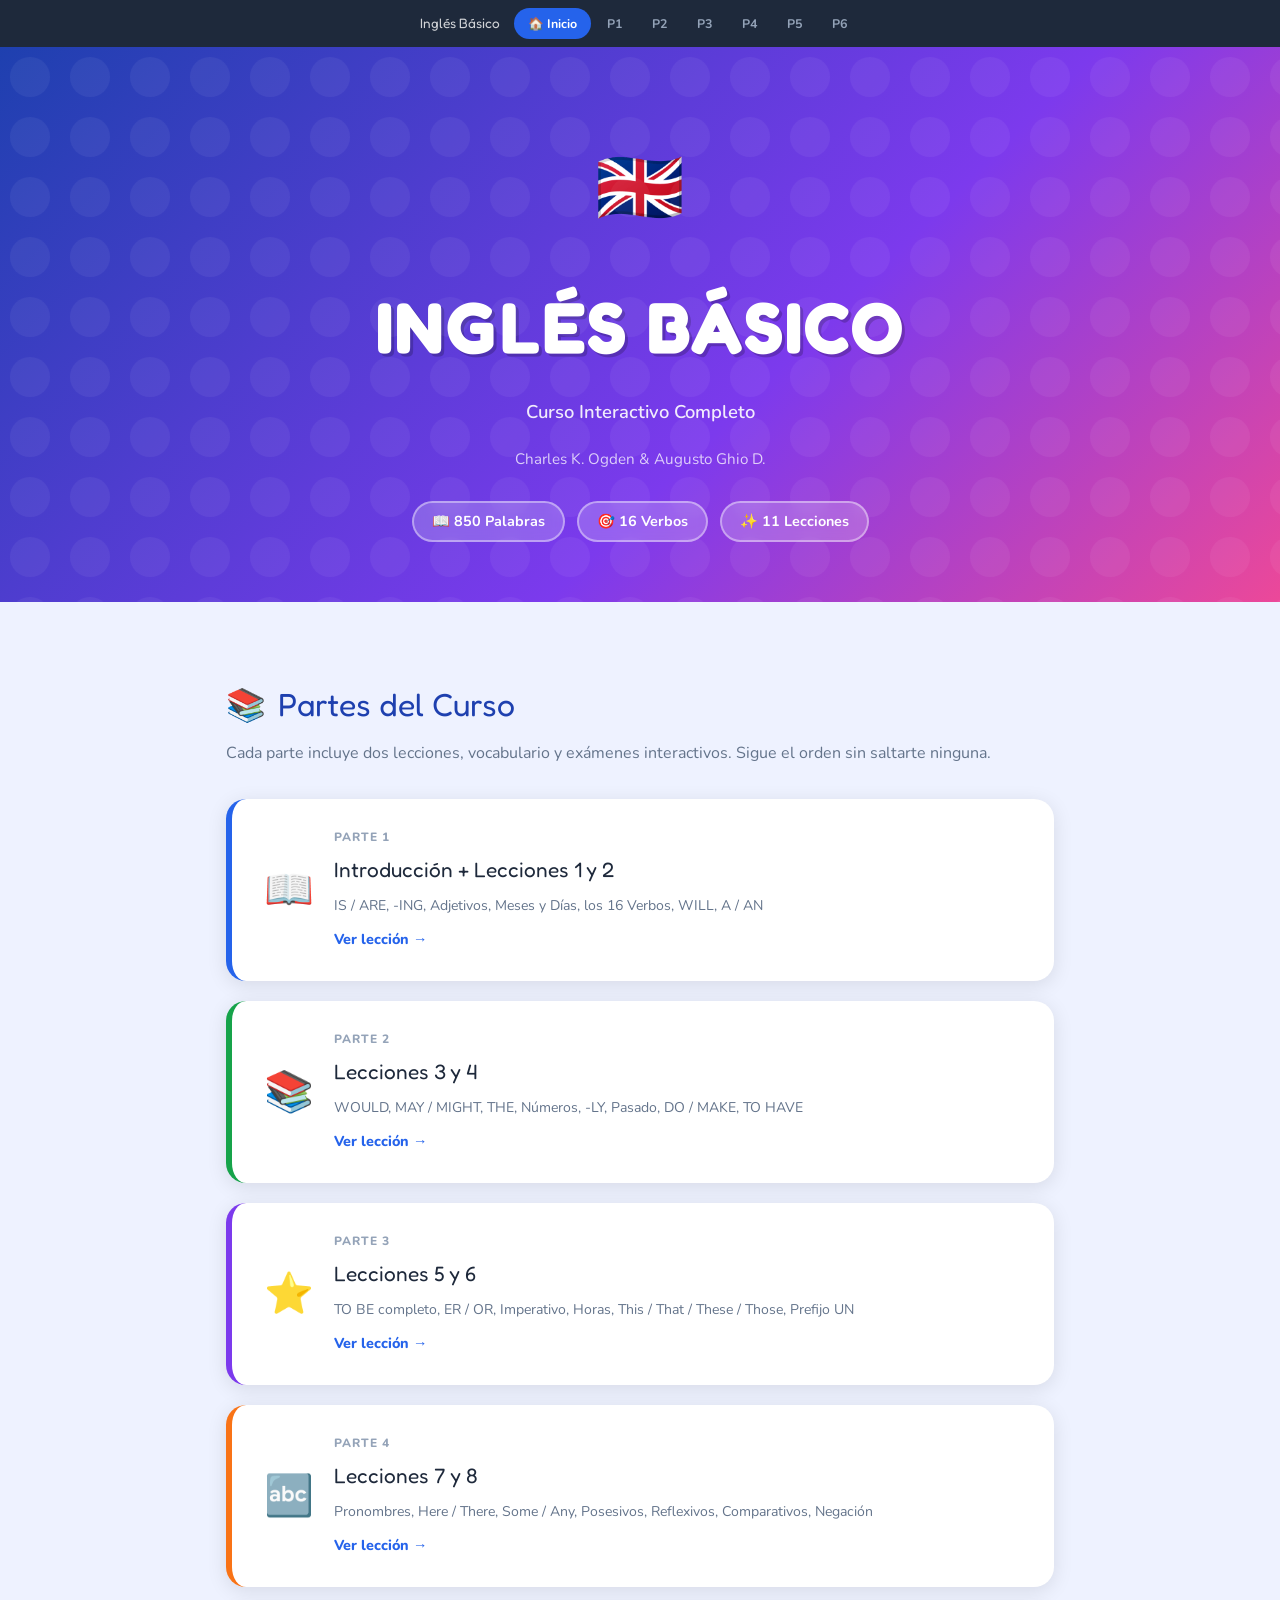
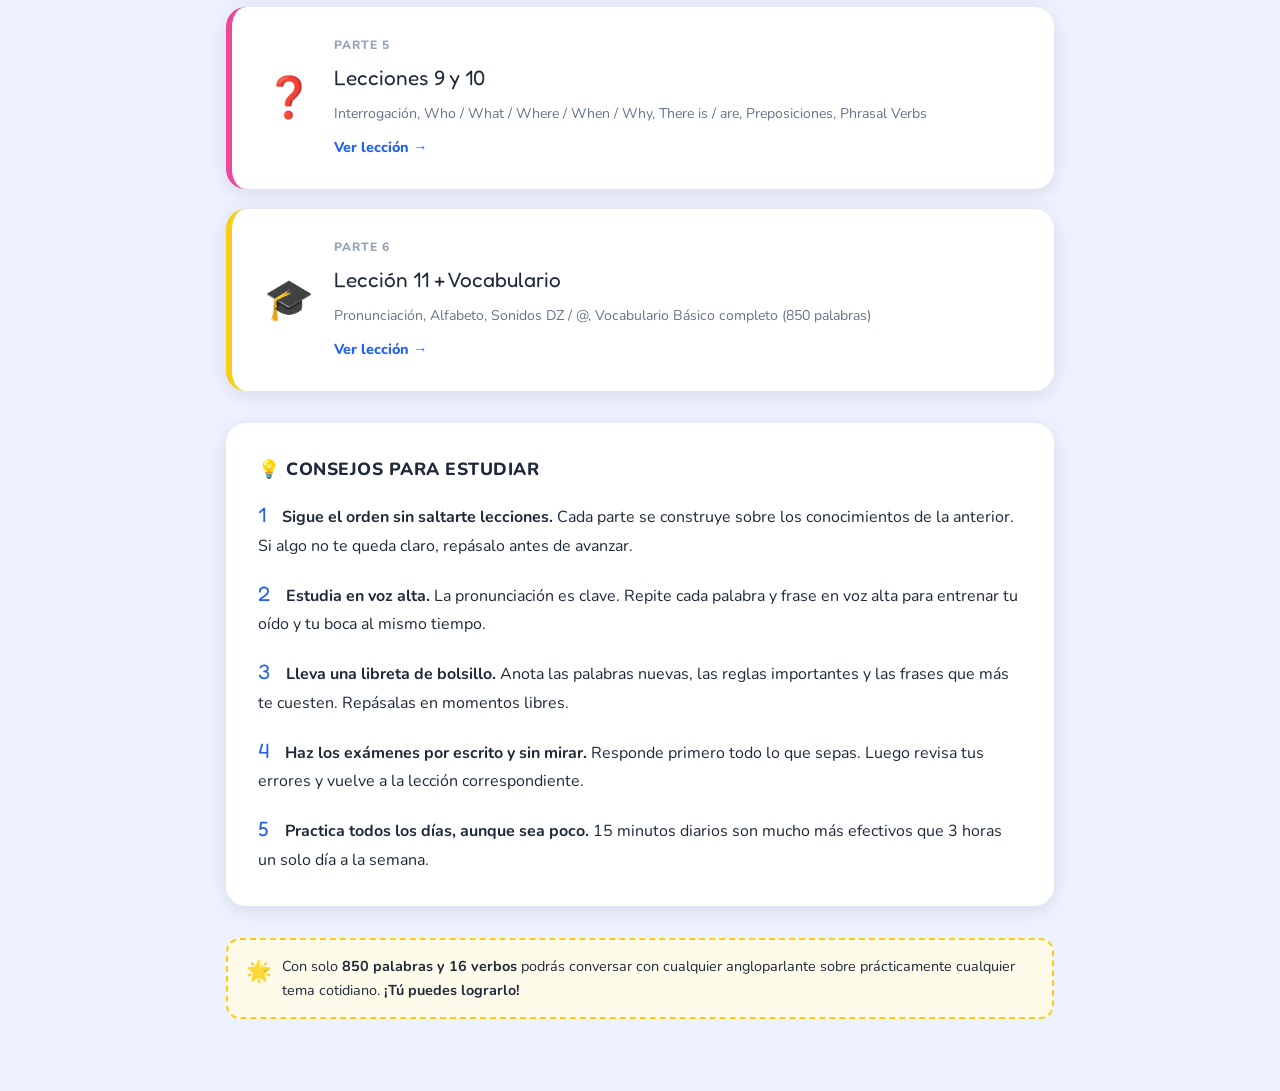
<file: inicio.html>
<!DOCTYPE html>
<html lang="es">
<head>
<meta charset="UTF-8">
<meta name="viewport" content="width=device-width, initial-scale=1.0">
<title>Inglés Básico — Inicio</title>
<link href="https://fonts.googleapis.com/css2?family=Nunito:wght@400;600;700;800;900&family=Fredoka+One&display=swap" rel="stylesheet">
<link rel="stylesheet" href="styles.css">
</head>
<body>
<nav class="partes-nav">
  <span class="partes-nav-titulo">Inglés Básico</span>
  <a href="inicio.html" class="activo">🏠 Inicio</a>
  <a href="index.html">P1</a>
  <a href="parte2.html">P2</a>
  <a href="parte3.html">P3</a>
  <a href="parte4.html">P4</a>
  <a href="parte5.html">P5</a>
  <a href="parte6.html">P6</a>
</nav>

<!-- ═══════════════════════════════════════════════════ -->
<!-- PORTADA -->
<!-- ═══════════════════════════════════════════════════ -->
<div class="portada">
  <span class="portada-emoji">🇬🇧</span>
  <h1>INGLÉS BÁSICO</h1>
  <div class="subtitulo">Curso Interactivo Completo</div>
  <div class="autores">Charles K. Ogden &amp; Augusto Ghio D.</div>
  <div class="badges">
    <span class="badge">📖 850 Palabras</span>
    <span class="badge">🎯 16 Verbos</span>
    <span class="badge">✨ 11 Lecciones</span>
  </div>
</div>

<!-- ═══════════════════════════════════════════════════ -->
<!-- ÍNDICE DE PARTES -->
<!-- ═══════════════════════════════════════════════════ -->
<div class="contenedor" style="padding-top:40px;">

  <div class="titulo-seccion" style="color:#1E40AF;"><span>📚</span> Partes del Curso</div>
  <p style="color:#64748B;margin-bottom:4px;">Cada parte incluye dos lecciones, vocabulario y exámenes interactivos. Sigue el orden sin saltarte ninguna.</p>

  <div class="partes-grid">

    <!-- PARTE 1 -->
    <a href="index.html" class="parte-card b-azul">
      <div class="parte-emoji">📖</div>
      <div class="parte-cuerpo">
        <div class="parte-num">Parte 1</div>
        <div class="parte-titulo">Introducción + Lecciones 1 y 2</div>
        <div class="parte-temas">IS / ARE, -ING, Adjetivos, Meses y Días, los 16 Verbos, WILL, A / AN</div>
        <span class="parte-link">Ver lección →</span>
      </div>
    </a>

    <!-- PARTE 2 -->
    <a href="parte2.html" class="parte-card b-verde">
      <div class="parte-emoji">📚</div>
      <div class="parte-cuerpo">
        <div class="parte-num">Parte 2</div>
        <div class="parte-titulo">Lecciones 3 y 4</div>
        <div class="parte-temas">WOULD, MAY / MIGHT, THE, Números, -LY, Pasado, DO / MAKE, TO HAVE</div>
        <span class="parte-link">Ver lección →</span>
      </div>
    </a>

    <!-- PARTE 3 -->
    <a href="parte3.html" class="parte-card b-violeta">
      <div class="parte-emoji">⭐</div>
      <div class="parte-cuerpo">
        <div class="parte-num">Parte 3</div>
        <div class="parte-titulo">Lecciones 5 y 6</div>
        <div class="parte-temas">TO BE completo, ER / OR, Imperativo, Horas, This / That / These / Those, Prefijo UN</div>
        <span class="parte-link">Ver lección →</span>
      </div>
    </a>

    <!-- PARTE 4 -->
    <a href="parte4.html" class="parte-card b-coral">
      <div class="parte-emoji">🔤</div>
      <div class="parte-cuerpo">
        <div class="parte-num">Parte 4</div>
        <div class="parte-titulo">Lecciones 7 y 8</div>
        <div class="parte-temas">Pronombres, Here / There, Some / Any, Posesivos, Reflexivos, Comparativos, Negación</div>
        <span class="parte-link">Ver lección →</span>
      </div>
    </a>

    <!-- PARTE 5 -->
    <a href="parte5.html" class="parte-card b-rosa">
      <div class="parte-emoji">❓</div>
      <div class="parte-cuerpo">
        <div class="parte-num">Parte 5</div>
        <div class="parte-titulo">Lecciones 9 y 10</div>
        <div class="parte-temas">Interrogación, Who / What / Where / When / Why, There is / are, Preposiciones, Phrasal Verbs</div>
        <span class="parte-link">Ver lección →</span>
      </div>
    </a>

    <!-- PARTE 6 -->
    <a href="parte6.html" class="parte-card b-amarillo">
      <div class="parte-emoji">🎓</div>
      <div class="parte-cuerpo">
        <div class="parte-num">Parte 6</div>
        <div class="parte-titulo">Lección 11 + Vocabulario</div>
        <div class="parte-temas">Pronunciación, Alfabeto, Sonidos DZ / @, Vocabulario Básico completo (850 palabras)</div>
        <span class="parte-link">Ver lección →</span>
      </div>
    </a>

  </div>

  <!-- ═══════════════════════════════════════════════════ -->
  <!-- CONSEJOS DE ESTUDIO -->
  <!-- ═══════════════════════════════════════════════════ -->
  <div class="consejos-box">
    <h3>💡 Consejos para estudiar</h3>
    <ul class="consejos-lista">
      <li>
        <span class="consejos-num">1</span>
        <span><strong>Sigue el orden sin saltarte lecciones.</strong> Cada parte se construye sobre los conocimientos de la anterior. Si algo no te queda claro, repásalo antes de avanzar.</span>
      </li>
      <li>
        <span class="consejos-num">2</span>
        <span><strong>Estudia en voz alta.</strong> La pronunciación es clave. Repite cada palabra y frase en voz alta para entrenar tu oído y tu boca al mismo tiempo.</span>
      </li>
      <li>
        <span class="consejos-num">3</span>
        <span><strong>Lleva una libreta de bolsillo.</strong> Anota las palabras nuevas, las reglas importantes y las frases que más te cuesten. Repásalas en momentos libres.</span>
      </li>
      <li>
        <span class="consejos-num">4</span>
        <span><strong>Haz los exámenes por escrito y sin mirar.</strong> Responde primero todo lo que sepas. Luego revisa tus errores y vuelve a la lección correspondiente.</span>
      </li>
      <li>
        <span class="consejos-num">5</span>
        <span><strong>Practica todos los días, aunque sea poco.</strong> 15 minutos diarios son mucho más efectivos que 3 horas un solo día a la semana.</span>
      </li>
    </ul>
  </div>

  <div class="tip" style="margin-top:24px;">
    <span class="tip-ico">🌟</span>
    <span>Con solo <strong>850 palabras y 16 verbos</strong> podrás conversar con cualquier angloparlante sobre prácticamente cualquier tema cotidiano. <strong>¡Tú puedes lograrlo!</strong></span>
  </div>

</div>

</body>
</html>
</file>
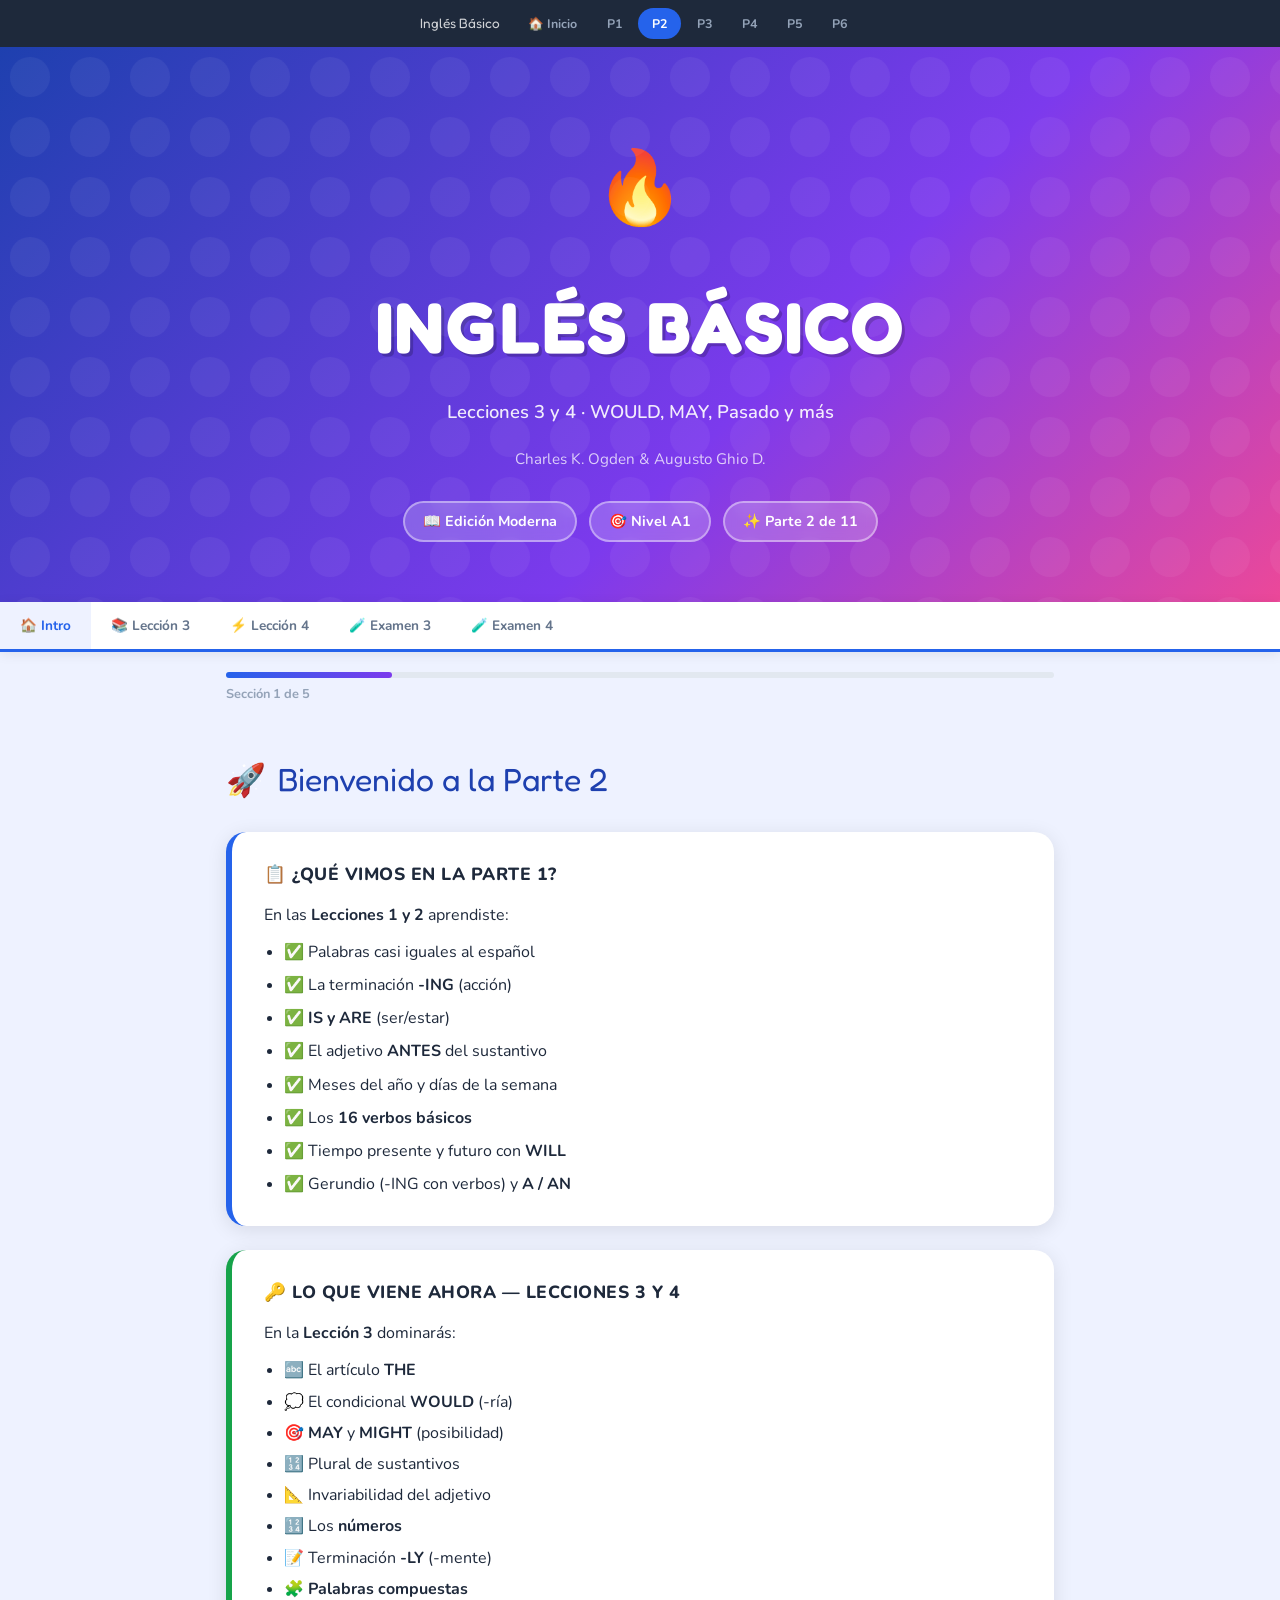
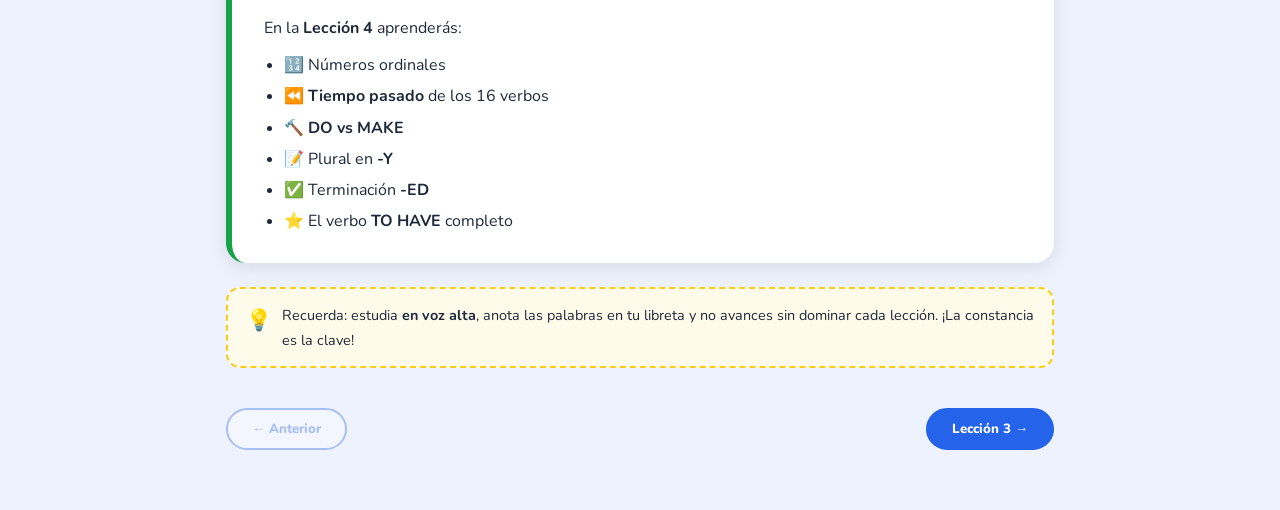
<file: parte2.html>
<!DOCTYPE html>
<html lang="es">
<head>
<meta charset="UTF-8">
<meta name="viewport" content="width=device-width, initial-scale=1.0">
<title>Inglés Básico — Parte 2</title>
<link href="https://fonts.googleapis.com/css2?family=Nunito:wght@400;600;700;800;900&family=Fredoka+One&display=swap" rel="stylesheet">
<link rel="stylesheet" href="styles.css">
</head>
<body>
<nav class="partes-nav">
  <span class="partes-nav-titulo">Inglés Básico</span>
  <a href="inicio.html">🏠 Inicio</a>
  <a href="index.html">P1</a>
  <a href="parte2.html" class="activo">P2</a>
  <a href="parte3.html">P3</a>
  <a href="parte4.html">P4</a>
  <a href="parte5.html">P5</a>
  <a href="parte6.html">P6</a>
</nav>

<!-- PORTADA -->
<div class="portada">
  <span class="portada-emoji">🔥</span>
  <h1>INGLÉS BÁSICO</h1>
  <div class="subtitulo">Lecciones 3 y 4 · WOULD, MAY, Pasado y más</div>
  <div class="autores">Charles K. Ogden &amp; Augusto Ghio D.</div>
  <div class="badges">
    <span class="badge">📖 Edición Moderna</span>
    <span class="badge">🎯 Nivel A1</span>
    <span class="badge">✨ Parte 2 de 11</span>
  </div>
</div>

<!-- NAV -->
<nav class="nav-seccion" id="nav">
  <button class="nav-btn activo" onclick="ir(0)">🏠 Intro</button>
  <button class="nav-btn" onclick="ir(1)">📚 Lección 3</button>
  <button class="nav-btn" onclick="ir(2)">⚡ Lección 4</button>
  <button class="nav-btn" onclick="ir(3)">🧪 Examen 3</button>
  <button class="nav-btn" onclick="ir(4)">🧪 Examen 4</button>
</nav>

<!-- BARRA PROGRESO -->
<div class="contenedor" style="padding-top:20px; padding-bottom:0;">
  <div class="barra-progreso"><div class="barra-fill" id="fill" style="width:20%"></div></div>
  <div class="progreso-texto" id="prog">Sección 1 de 5</div>
</div>

<!-- ═══════════════════════════════════════════════════ -->
<!-- SECCIÓN 0 — INTRODUCCIÓN / REPASO -->
<!-- ═══════════════════════════════════════════════════ -->
<div class="contenedor">
<section class="seccion visible" id="s0">

  <div class="titulo-seccion" style="color:#1E40AF;"><span>🚀</span> Bienvenido a la Parte 2</div>

  <div class="card">
    <h3>📋 ¿Qué vimos en la Parte 1?</h3>
    <p>En las <strong>Lecciones 1 y 2</strong> aprendiste:</p>
    <ul style="margin-left:20px; margin-top:8px;">
      <li style="margin-bottom:6px;">✅ Palabras casi iguales al español</li>
      <li style="margin-bottom:6px;">✅ La terminación <strong>-ING</strong> (acción)</li>
      <li style="margin-bottom:6px;">✅ <strong>IS y ARE</strong> (ser/estar)</li>
      <li style="margin-bottom:6px;">✅ El adjetivo <strong>ANTES</strong> del sustantivo</li>
      <li style="margin-bottom:6px;">✅ Meses del año y días de la semana</li>
      <li style="margin-bottom:6px;">✅ Los <strong>16 verbos básicos</strong></li>
      <li style="margin-bottom:6px;">✅ Tiempo presente y futuro con <strong>WILL</strong></li>
      <li>✅ Gerundio (-ING con verbos) y <strong>A / AN</strong></li>
    </ul>
  </div>

  <div class="card verde">
    <h3>🔑 Lo que viene ahora — Lecciones 3 y 4</h3>
    <p>En la <strong>Lección 3</strong> dominarás:</p>
    <ul style="margin-left:20px; margin-top:8px;">
      <li style="margin-bottom:4px;">🔤 El artículo <strong>THE</strong></li>
      <li style="margin-bottom:4px;">💭 El condicional <strong>WOULD</strong> (-ría)</li>
      <li style="margin-bottom:4px;">🎯 <strong>MAY</strong> y <strong>MIGHT</strong> (posibilidad)</li>
      <li style="margin-bottom:4px;">🔢 Plural de sustantivos</li>
      <li style="margin-bottom:4px;">📐 Invariabilidad del adjetivo</li>
      <li style="margin-bottom:4px;">🔢 Los <strong>números</strong></li>
      <li style="margin-bottom:4px;">📝 Terminación <strong>-LY</strong> (-mente)</li>
      <li>🧩 <strong>Palabras compuestas</strong></li>
    </ul>
    <p style="margin-top:12px;">En la <strong>Lección 4</strong> aprenderás:</p>
    <ul style="margin-left:20px; margin-top:8px;">
      <li style="margin-bottom:4px;">🔢 Números ordinales</li>
      <li style="margin-bottom:4px;">⏪ <strong>Tiempo pasado</strong> de los 16 verbos</li>
      <li style="margin-bottom:4px;">🔨 <strong>DO vs MAKE</strong></li>
      <li style="margin-bottom:4px;">📝 Plural en <strong>-Y</strong></li>
      <li style="margin-bottom:4px;">✅ Terminación <strong>-ED</strong></li>
      <li>⭐ El verbo <strong>TO HAVE</strong> completo</li>
    </ul>
  </div>

  <div class="tip">
    <span class="tip-ico">💡</span>
    <span>Recuerda: estudia <strong>en voz alta</strong>, anota las palabras en tu libreta y no avances sin dominar cada lección. ¡La constancia es la clave!</span>
  </div>

  <div class="nav-bottom">
    <button class="btn-nav" disabled>← Anterior</button>
    <button class="btn-nav primario" onclick="ir(1)">Lección 3 →</button>
  </div>
</section>

<!-- ═══════════════════════════════════════════════════ -->
<!-- SECCIÓN 1 — LECCIÓN 3 -->
<!-- ═══════════════════════════════════════════════════ -->
<section class="seccion" id="s1">

  <div class="titulo-seccion" style="color:#7C3AED;"><span>📚</span> Lección 3</div>

  <!-- THE -->
  <div class="card violeta">
    <h3>🔤 THE — El artículo definido</h3>
    <p>Comprender <strong>the</strong> es muy sencillo. Apréndelo de memoria:</p>
    <div style="display:flex;gap:12px;flex-wrap:wrap;margin:16px 0;">
      <div style="background:#F5F3FF;border-radius:14px;padding:14px 20px;flex:1;min-width:140px;text-align:center;">
        <div style="font-family:'Fredoka One',cursive;font-size:1.6rem;color:#7C3AED;">The</div>
        <div style="font-weight:700;color:#6B21A8;">(di)</div>
        <div style="font-size:0.85rem;margin-top:4px;">El, la, los, las, lo</div>
      </div>
      <div style="background:#EDE9FE;border-radius:14px;padding:14px 20px;flex:1;min-width:140px;text-align:center;">
        <div style="font-family:'Fredoka One',cursive;font-size:1.6rem;color:#7C3AED;">To the</div>
        <div style="font-weight:700;color:#6B21A8;">(tu di)</div>
        <div style="font-size:0.85rem;margin-top:4px;">Al, a la, a los, a las</div>
      </div>
      <div style="background:#EDE9FE;border-radius:14px;padding:14px 20px;flex:1;min-width:140px;text-align:center;">
        <div style="font-family:'Fredoka One',cursive;font-size:1.6rem;color:#7C3AED;">Of the</div>
        <div style="font-weight:700;color:#6B21A8;">(ov di)</div>
        <div style="font-size:0.85rem;margin-top:4px;">De la, del, de los, de las</div>
      </div>
    </div>
    <ul class="frases">
      <li><span class="en-frase">The pencil</span><span class="es-frase">El lápiz</span></li>
      <li><span class="en-frase">The house</span><span class="es-frase">La casa</span></li>
      <li><span class="en-frase">The road to the river</span><span class="es-frase">El camino al río</span></li>
      <li><span class="en-frase">The top of the mountain</span><span class="es-frase">La cumbre de la montaña</span></li>
      <li><span class="en-frase">The boys</span><span class="es-frase">Los niños</span></li>
      <li><span class="en-frase">The apples</span><span class="es-frase">Las manzanas</span></li>
    </ul>
  </div>

  <!-- Palabras muy parecidas -->
  <div class="card">
    <h3>🌎 Palabras muy parecidas al español</h3>
    <p>Otro grupo de palabras casi idénticas. ¡Solo cambia la pronunciación!</p>
    <div class="vocab-grid">
      <div class="vocab-card"><div class="en">Not</div><div class="pron">(nót)</div><div class="es">No</div></div>
      <div class="vocab-card"><div class="en">Use</div><div class="pron">(iús)</div><div class="es">Uso</div></div>
      <div class="vocab-card"><div class="en">Note</div><div class="pron">(nóUt)</div><div class="es">Nota</div></div>
      <div class="vocab-card"><div class="en">Copy</div><div class="pron">(cópi)</div><div class="es">Copia</div></div>
      <div class="vocab-card"><div class="en">Soup</div><div class="pron">(súup)</div><div class="es">Sopa</div></div>
      <div class="vocab-card"><div class="en">Salt</div><div class="pron">(sóolt)</div><div class="es">Sal</div></div>
      <div class="vocab-card"><div class="en">Order</div><div class="pron">(óordeR)</div><div class="es">Orden</div></div>
      <div class="vocab-card"><div class="en">Fruit</div><div class="pron">(frúut)</div><div class="es">Fruta</div></div>
      <div class="vocab-card"><div class="en">Stamp</div><div class="pron">(stamp)</div><div class="es">Estampilla</div></div>
      <div class="vocab-card"><div class="en">Offer</div><div class="pron">(ófer)</div><div class="es">Oferta</div></div>
      <div class="vocab-card"><div class="en">Nerve</div><div class="pron">(nérv)</div><div class="es">Nervio</div></div>
      <div class="vocab-card"><div class="en">Verse</div><div class="pron">(vérs)</div><div class="es">Verso</div></div>
      <div class="vocab-card"><div class="en">Plate</div><div class="pron">(pléit)</div><div class="es">Plato</div></div>
      <div class="vocab-card"><div class="en">North</div><div class="pron">(nórz)</div><div class="es">Norte</div></div>
      <div class="vocab-card"><div class="en">Minute</div><div class="pron">(mínit)</div><div class="es">Minuto</div></div>
      <div class="vocab-card"><div class="en">Family</div><div class="pron">(fámili)</div><div class="es">Familia</div></div>
      <div class="vocab-card"><div class="en">Effect</div><div class="pron">(iféct)</div><div class="es">Efecto</div></div>
      <div class="vocab-card"><div class="en">System</div><div class="pron">(sístem)</div><div class="es">Sistema</div></div>
      <div class="vocab-card"><div class="en">Prison</div><div class="pron">(prízOn)</div><div class="es">Prisión</div></div>
      <div class="vocab-card"><div class="en">Reason</div><div class="pron">(ríizon)</div><div class="es">Razón</div></div>
      <div class="vocab-card"><div class="en">Colour</div><div class="pron">(calaR)</div><div class="es">Color</div></div>
    </div>
  </div>

  <!-- WOULD -->
  <div class="card coral">
    <h3>💭 WOULD — El tiempo condicional (-ría)</h3>
    <div class="regla">
      <div class="regla-titulo">📌 Regla (¡muy fácil!)</div>
      Todos los tiempos verbales que en español terminan en <strong>-ría</strong> (vería, iría, enviaría, haría...) se forman en inglés anteponiendo <strong>WOULD</strong> (uúd) al verbo.
    </div>
    <ul class="frases">
      <li><span class="en-frase">I make → I would make</span><span class="es-frase">Yo hago → Yo haría</span></li>
      <li><span class="en-frase">I go → I would go</span><span class="es-frase">Yo voy → Yo iría</span></li>
      <li><span class="en-frase">We send → We would send a letter</span><span class="es-frase">Enviamos → Enviaríamos una carta</span></li>
      <li><span class="en-frase">He says → He would say that</span><span class="es-frase">Él dice → Él diría eso</span></li>
      <li><span class="en-frase">I would go in the morning</span><span class="es-frase">Yo iría en la mañana</span></li>
    </ul>
    <div class="tip" style="margin-top:12px;"><span class="tip-ico">🧠</span><span>WOULD cubre todos los condicionales: haría, tendría, vendría, pondría, diría, etc. ¡Una sola palabra para todos!</span></div>
  </div>

  <!-- WOULD practice -->
  <div class="card">
    <h3>🔄 Practica WOULD con los 16 verbos</h3>
    <div class="vocab-grid">
      <div class="vocab-card"><div class="en">I would come</div><div class="es">Yo vendría</div></div>
      <div class="vocab-card"><div class="en">I would let</div><div class="es">Yo dejaría</div></div>
      <div class="vocab-card"><div class="en">I would go</div><div class="es">Yo iría</div></div>
      <div class="vocab-card"><div class="en">I would put</div><div class="es">Yo pondría</div></div>
      <div class="vocab-card"><div class="en">I would take</div><div class="es">Yo tomaría</div></div>
      <div class="vocab-card"><div class="en">I would give</div><div class="es">Yo daría</div></div>
      <div class="vocab-card"><div class="en">I would get</div><div class="es">Yo conseguiría</div></div>
      <div class="vocab-card"><div class="en">I would keep</div><div class="es">Yo mantendría</div></div>
      <div class="vocab-card"><div class="en">I would make</div><div class="es">Yo haría</div></div>
      <div class="vocab-card"><div class="en">I would do</div><div class="es">Yo haría</div></div>
      <div class="vocab-card"><div class="en">I would seem</div><div class="es">Yo parecería</div></div>
      <div class="vocab-card"><div class="en">I would say</div><div class="es">Yo diría</div></div>
      <div class="vocab-card"><div class="en">I would see</div><div class="es">Yo vería</div></div>
      <div class="vocab-card"><div class="en">I would send</div><div class="es">Yo enviaría</div></div>
      <div class="vocab-card"><div class="en">I would be</div><div class="es">Yo sería/estaría</div></div>
      <div class="vocab-card"><div class="en">I would have</div><div class="es">Yo tendría</div></div>
    </div>
  </div>

  <!-- MAY y MIGHT -->
  <div class="card verde">
    <h3>🎯 MAY y MIGHT — Posibilidad</h3>
    <div style="display:flex;gap:12px;flex-wrap:wrap;margin-bottom:16px;">
      <div style="background:#DCFCE7;border-radius:14px;padding:14px 20px;flex:1;min-width:200px;text-align:center;">
        <div style="font-family:'Fredoka One',cursive;font-size:1.8rem;color:#16A34A;">MAY</div>
        <div style="font-weight:700;color:#166534;">(méi)</div>
        <div style="font-size:0.85rem;margin-top:4px;">Posibilidad de <strong>hacer</strong> algo</div>
        <div style="font-size:0.8rem;color:#64748B;margin-top:4px;">"puedo, puede, pueden"</div>
      </div>
      <div style="background:#FEF3C7;border-radius:14px;padding:14px 20px;flex:1;min-width:200px;text-align:center;">
        <div style="font-family:'Fredoka One',cursive;font-size:1.8rem;color:#CA8A04;">MIGHT</div>
        <div style="font-weight:700;color:#92400E;">(mait)</div>
        <div style="font-size:0.85rem;margin-top:4px;">Posibilidad <strong>futura</strong> de hacer algo</div>
        <div style="font-size:0.8rem;color:#64748B;margin-top:4px;">"podría, podrían"</div>
      </div>
    </div>
    <div style="display:grid;grid-template-columns:1fr 1fr;gap:12px;">
      <div>
        <div style="font-weight:800;color:#166534;margin-bottom:8px;">MAY (puedo/puede)</div>
        <ul class="frases">
          <li><span class="en-frase">I may get</span><span class="es-frase">Yo puedo conseguir</span></li>
          <li><span class="en-frase">They may have</span><span class="es-frase">Ellos pueden tener</span></li>
          <li><span class="en-frase">You may come</span><span class="es-frase">Usted puede venir</span></li>
          <li><span class="en-frase">We may go</span><span class="es-frase">Nosotros podemos ir</span></li>
        </ul>
      </div>
      <div>
        <div style="font-weight:800;color:#92400E;margin-bottom:8px;">MIGHT (podría)</div>
        <ul class="frases">
          <li><span class="en-frase">We might send</span><span class="es-frase">Nosotros podríamos enviar</span></li>
          <li><span class="en-frase">You might go</span><span class="es-frase">Usted podría ir</span></li>
          <li><span class="en-frase">He might let</span><span class="es-frase">Él podría dejar</span></li>
          <li><span class="en-frase">I might be</span><span class="es-frase">Yo podría estar</span></li>
        </ul>
      </div>
    </div>
  </div>

  <!-- Plural -->
  <div class="card amarillo">
    <h3>➕ Plural de los sustantivos</h3>
    <div class="regla">
      <div class="regla-titulo">📌 Regla</div>
      El plural de los sustantivos en inglés se forma, <strong>como en español</strong>, con la sencilla adición de una <strong>-S</strong>.
    </div>
    <div style="display:grid;grid-template-columns:1fr 1fr;gap:12px;margin:16px 0;">
      <div>
        <div style="font-weight:800;color:#92400E;margin-bottom:8px;">SINGULAR</div>
        <ul class="frases">
          <li><span class="en-frase">Boy</span><span class="es-frase">Niño</span></li>
          <li><span class="en-frase">Room</span><span class="es-frase">Pieza</span></li>
          <li><span class="en-frase">Pen</span><span class="es-frase">Pluma</span></li>
          <li><span class="en-frase">Pencil</span><span class="es-frase">Lápiz</span></li>
        </ul>
      </div>
      <div>
        <div style="font-weight:800;color:#15803D;margin-bottom:8px;">PLURAL (+ s)</div>
        <ul class="frases">
          <li><span class="en-frase">Boys</span><span class="es-frase">Niños</span></li>
          <li><span class="en-frase">Rooms</span><span class="es-frase">Piezas</span></li>
          <li><span class="en-frase">Pens</span><span class="es-frase">Plumas</span></li>
          <li><span class="en-frase">Pencils</span><span class="es-frase">Lápices</span></li>
        </ul>
      </div>
    </div>
  </div>

  <!-- Invariabilidad -->
  <div class="card rosa">
    <h3>📐 El adjetivo inglés es INVARIABLE</h3>
    <div class="regla">
      <div class="regla-titulo">📌 Regla importante</div>
      Los adjetivos ingleses <strong>no cambian</strong>. Son idénticos para singular, plural, femenino y masculino. ¡Esto facilita muchísimo el aprendizaje!
    </div>
    <div class="vocab-grid">
      <div class="vocab-card"><div class="en">Poor</div><div class="pron">(púeR)</div><div class="es">Pobre / pobres</div></div>
      <div class="vocab-card"><div class="en">Black</div><div class="pron">(blak)</div><div class="es">Negro/a/os/as</div></div>
      <div class="vocab-card"><div class="en">Clear</div><div class="pron">(clíaR)</div><div class="es">Claro/a/os/as</div></div>
      <div class="vocab-card"><div class="en">False</div><div class="pron">(fóls)</div><div class="es">Falso/a/os/as</div></div>
      <div class="vocab-card"><div class="en">Ready</div><div class="pron">(réedi)</div><div class="es">Listo/a/os/as</div></div>
      <div class="vocab-card"><div class="en">Angry</div><div class="pron">(angri)</div><div class="es">Enojado/a/os/as</div></div>
      <div class="vocab-card"><div class="en">Long</div><div class="pron">(lóng)</div><div class="es">Largo/a/os/as</div></div>
      <div class="vocab-card"><div class="en">Good</div><div class="pron">(gúd)</div><div class="es">Buen/o/a/os/as</div></div>
    </div>
    <div class="tip"><span class="tip-ico">💡</span><span>En inglés NO existe "pobres" (plural de pobre). Es <strong>poor</strong> para todo. ¡Un mismo adjetivo sirve para todo!</span></div>
  </div>

  <!-- TION -->
  <div class="card">
    <h3>🔤 Palabras en -TION (-ción)</h3>
    <p>Casi todas las palabras españolas terminadas en <strong>-ción</strong> terminan en inglés en <strong>-tion</strong>. Su escritura es casi igual y su significado el mismo.</p>
    <div class="vocab-grid">
      <div class="vocab-card"><div class="en">Attention</div><div class="pron">(aténSHon)</div><div class="es">Atención</div></div>
      <div class="vocab-card"><div class="en">Condition</div><div class="pron">(condíSHon)</div><div class="es">Condición</div></div>
      <div class="vocab-card"><div class="en">Direction</div><div class="pron">(dirékSHon)</div><div class="es">Dirección</div></div>
      <div class="vocab-card"><div class="en">Education</div><div class="pron">(ediúkéiSHon)</div><div class="es">Educación</div></div>
      <div class="vocab-card"><div class="en">Fiction</div><div class="pron">(fíkSHon)</div><div class="es">Ficción</div></div>
      <div class="vocab-card"><div class="en">Invention</div><div class="pron">(invénSHon)</div><div class="es">Invención</div></div>
      <div class="vocab-card"><div class="en">Operation</div><div class="pron">(operéiSHon)</div><div class="es">Operación</div></div>
      <div class="vocab-card"><div class="en">Position</div><div class="pron">(posíSHon)</div><div class="es">Posición</div></div>
      <div class="vocab-card"><div class="en">Reaction</div><div class="pron">(ríiakSHon)</div><div class="es">Reacción</div></div>
      <div class="vocab-card"><div class="en">Relation</div><div class="pron">(riléiSHon)</div><div class="es">Relación</div></div>
      <div class="vocab-card"><div class="en">Selection</div><div class="pron">(selékSHon)</div><div class="es">Selección</div></div>
      <div class="vocab-card"><div class="en">Station</div><div class="pron">(stéiSHon)</div><div class="es">Estación</div></div>
    </div>
  </div>

  <!-- NÚMEROS -->
  <div class="card verde">
    <h3>🔢 Los Números</h3>
    <p>Aprender a contar en inglés es fácil: unos números se derivan de otros, como en español.</p>

    <h4 style="margin-top:16px;margin-bottom:8px;color:#16A34A;">Números básicos</h4>
    <div class="numeros-grid">
      <div class="num-card"><div class="num-digit">1</div><div class="num-en">One</div><div class="num-pron">(uan)</div></div>
      <div class="num-card"><div class="num-digit">2</div><div class="num-en">Two</div><div class="num-pron">(tuu)</div></div>
      <div class="num-card"><div class="num-digit">3</div><div class="num-en">Three</div><div class="num-pron">(zrii)</div></div>
      <div class="num-card"><div class="num-digit">4</div><div class="num-en">Four</div><div class="num-pron">(foor)</div></div>
      <div class="num-card"><div class="num-digit">5</div><div class="num-en">Five</div><div class="num-pron">(faiv)</div></div>
      <div class="num-card"><div class="num-digit">6</div><div class="num-en">Six</div><div class="num-pron">(siks)</div></div>
      <div class="num-card"><div class="num-digit">7</div><div class="num-en">Seven</div><div class="num-pron">(sevEn)</div></div>
      <div class="num-card"><div class="num-digit">8</div><div class="num-en">Eight</div><div class="num-pron">(eit)</div></div>
      <div class="num-card"><div class="num-digit">9</div><div class="num-en">Nine</div><div class="num-pron">(nain)</div></div>
      <div class="num-card"><div class="num-digit">10</div><div class="num-en">Ten</div><div class="num-pron">(ten)</div></div>
      <div class="num-card"><div class="num-digit">11</div><div class="num-en">Eleven</div><div class="num-pron">(ilévEn)</div></div>
      <div class="num-card"><div class="num-digit">12</div><div class="num-en">Twelve</div><div class="num-pron">(tuelv)</div></div>
    </div>

    <h4 style="margin-top:20px;margin-bottom:8px;color:#16A34A;">Teens (13-19)</h4>
    <div class="numeros-grid">
      <div class="num-card"><div class="num-digit">13</div><div class="num-en">Thirteen</div><div class="num-pron">(zéeRtíin)</div></div>
      <div class="num-card"><div class="num-digit">14</div><div class="num-en">Fourteen</div><div class="num-pron">(fóoRtíin)</div></div>
      <div class="num-card"><div class="num-digit">15</div><div class="num-en">Fifteen</div><div class="num-pron">(fiftíin)</div></div>
      <div class="num-card"><div class="num-digit">16</div><div class="num-en">Sixteen</div><div class="num-pron">(sikstíin)</div></div>
      <div class="num-card"><div class="num-digit">17</div><div class="num-en">Seventeen</div><div class="num-pron">(séventíin)</div></div>
      <div class="num-card"><div class="num-digit">18</div><div class="num-en">Eighteen</div><div class="num-pron">(éitíin)</div></div>
      <div class="num-card"><div class="num-digit">19</div><div class="num-en">Nineteen</div><div class="num-pron">(naintíin)</div></div>
    </div>

    <h4 style="margin-top:20px;margin-bottom:8px;color:#16A34A;">Decenas</h4>
    <div class="numeros-grid">
      <div class="num-card"><div class="num-digit">20</div><div class="num-en">Twenty</div><div class="num-pron">(tuénti)</div></div>
      <div class="num-card"><div class="num-digit">30</div><div class="num-en">Thirty</div><div class="num-pron">(zéeRti)</div></div>
      <div class="num-card"><div class="num-digit">40</div><div class="num-en">Forty</div><div class="num-pron">(fóoRti)</div></div>
      <div class="num-card"><div class="num-digit">50</div><div class="num-en">Fifty</div><div class="num-pron">(fífti)</div></div>
      <div class="num-card"><div class="num-digit">60</div><div class="num-en">Sixty</div><div class="num-pron">(síksti)</div></div>
      <div class="num-card"><div class="num-digit">70</div><div class="num-en">Seventy</div><div class="num-pron">(séventi)</div></div>
      <div class="num-card"><div class="num-digit">80</div><div class="num-en">Eighty</div><div class="num-pron">(éiti)</div></div>
      <div class="num-card"><div class="num-digit">90</div><div class="num-en">Ninety</div><div class="num-pron">(nainti)</div></div>
    </div>

    <h4 style="margin-top:20px;margin-bottom:8px;color:#16A34A;">Grandes números</h4>
    <div style="display:flex;gap:12px;flex-wrap:wrap;">
      <div style="background:#DCFCE7;border-radius:12px;padding:12px 16px;flex:1;min-width:150px;text-align:center;">
        <div style="font-family:'Fredoka One',cursive;font-size:1.3rem;color:#16A34A;">100</div>
        <div style="font-weight:700;">One hundred</div>
        <div style="font-size:0.75rem;color:#64748B;">(uan jandred)</div>
      </div>
      <div style="background:#DCFCE7;border-radius:12px;padding:12px 16px;flex:1;min-width:150px;text-align:center;">
        <div style="font-family:'Fredoka One',cursive;font-size:1.3rem;color:#16A34A;">1,000</div>
        <div style="font-weight:700;">One thousand</div>
        <div style="font-size:0.75rem;color:#64748B;">(uan zausand)</div>
      </div>
      <div style="background:#DCFCE7;border-radius:12px;padding:12px 16px;flex:1;min-width:150px;text-align:center;">
        <div style="font-family:'Fredoka One',cursive;font-size:1.3rem;color:#16A34A;">1,000,000</div>
        <div style="font-weight:700;">One million</div>
        <div style="font-size:0.75rem;color:#64748B;">(uan mílien)</div>
      </div>
    </div>
    <div class="tip" style="margin-top:12px;"><span class="tip-ico">📌</span><span>Para números compuestos: <strong>21 = twenty-one</strong>, <strong>101 = one hundred and one</strong>. Siempre se usa <strong>and</strong> después del "hundred".</span></div>
  </div>

  <!-- Terminación LY -->
  <div class="card rosa">
    <h3>📝 La terminación -LY (-mente)</h3>
    <div class="regla">
      <div class="regla-titulo">📌 Regla</div>
      La terminación inglesa <strong>-LY</strong> corresponde a la española <strong>-mente</strong>. Convierte adjetivos en adverbios.
    </div>
    <div class="ly-grid">
      <div class="ly-card"><span class="ly-word">Clear</span> <span class="ly-arrow">→</span> <span class="ly-trans">Clearly</span><br><span style="font-size:0.8rem;color:#64748B">Claro → Claramente</span></div>
      <div class="ly-card"><span class="ly-word">Cruel</span> <span class="ly-arrow">→</span> <span class="ly-trans">Cruelly</span><br><span style="font-size:0.8rem;color:#64748B">Cruel → Cruelmente</span></div>
      <div class="ly-card"><span class="ly-word">Year</span> <span class="ly-arrow">→</span> <span class="ly-trans">Yearly</span><br><span style="font-size:0.8rem;color:#64748B">Año → Anualmente</span></div>
      <div class="ly-card"><span class="ly-word">Rough</span> <span class="ly-arrow">→</span> <span class="ly-trans">Roughly</span><br><span style="font-size:0.8rem;color:#64748B">Tosco → Toscamente</span></div>
      <div class="ly-card"><span class="ly-word">Solid</span> <span class="ly-arrow">→</span> <span class="ly-trans">Solidly</span><br><span style="font-size:0.8rem;color:#64748B">Sólido → Sólidamente</span></div>
      <div class="ly-card"><span class="ly-word">Day</span> <span class="ly-arrow">→</span> <span class="ly-trans">Daily</span><br><span style="font-size:0.8rem;color:#64748B">Día → Diariamente</span></div>
      <div class="ly-card"><span class="ly-word">Deep</span> <span class="ly-arrow">→</span> <span class="ly-trans">Deeply</span><br><span style="font-size:0.8rem;color:#64748B">Profundo → Profundamente</span></div>
      <div class="ly-card"><span class="ly-word">Feeble</span> <span class="ly-arrow">→</span> <span class="ly-trans">Feebly</span><br><span style="font-size:0.8rem;color:#64748B">Débil → Débilmente</span></div>
      <div class="ly-card"><span class="ly-word">Open</span> <span class="ly-arrow">→</span> <span class="ly-trans">Openly</span><br><span style="font-size:0.8rem;color:#64748B">Abierto → Abiertamente</span></div>
      <div class="ly-card"><span class="ly-word">Quick</span> <span class="ly-arrow">→</span> <span class="ly-trans">Quickly</span><br><span style="font-size:0.8rem;color:#64748B">Rápido → Rápidamente</span></div>
      <div class="ly-card"><span class="ly-word">Violent</span> <span class="ly-arrow">→</span> <span class="ly-trans">Violently</span><br><span style="font-size:0.8rem;color:#64748B">Violento → Violentamente</span></div>
      <div class="ly-card"><span class="ly-word">Bright</span> <span class="ly-arrow">→</span> <span class="ly-trans">Brightly</span><br><span style="font-size:0.8rem;color:#64748B">Brillante → Brillantemente</span></div>
      <div class="ly-card"><span class="ly-word">Probable</span> <span class="ly-arrow">→</span> <span class="ly-trans">Probably</span><br><span style="font-size:0.8rem;color:#64748B">Probable → Probablemente</span></div>
      <div class="ly-card"><span class="ly-word">Secret</span> <span class="ly-arrow">→</span> <span class="ly-trans">Secretly</span><br><span style="font-size:0.8rem;color:#64748B">Secreto → Secretamente</span></div>
      <div class="ly-card"><span class="ly-word">Wise</span> <span class="ly-arrow">→</span> <span class="ly-trans">Wisely</span><br><span style="font-size:0.8rem;color:#64748B">Sabio → Sabiamente</span></div>
      <div class="ly-card"><span class="ly-word">Free</span> <span class="ly-arrow">→</span> <span class="ly-trans">Freely</span><br><span style="font-size:0.8rem;color:#64748B">Libre → Libremente</span></div>
    </div>
  </div>

  <!-- Palabras compuestas -->
  <div class="card coral">
    <h3>🧩 Palabras Compuestas</h3>
    <p>En inglés es muy común unir una palabra con otra para formar una nueva. Son fáciles porque provienen de palabras ya conocidas.</p>
    <div class="comp-grid">
      <div class="comp-card"><div class="comp-word">School-girl</div><div class="comp-parts">(scúul-guéRl) escuela-niña</div><div class="comp-es">Colegiala</div></div>
      <div class="comp-card"><div class="comp-word">Milkman</div><div class="comp-parts">(milk-man) leche-hombre</div><div class="comp-es">Lechero</div></div>
      <div class="comp-card"><div class="comp-word">Foot-ball</div><div class="comp-parts">(fút-bóol) pie-pelota</div><div class="comp-es">Fútbol</div></div>
      <div class="comp-card"><div class="comp-word">Soup-plate</div><div class="comp-parts">(súup-pléit) sopa-plato</div><div class="comp-es">Plato sopero</div></div>
      <div class="comp-card"><div class="comp-word">Horseman</div><div class="comp-parts">(jóoRs-man) caballo-hombre</div><div class="comp-es">Jinete</div></div>
      <div class="comp-card"><div class="comp-word">Letter-box</div><div class="comp-parts">(léteR-bóks) carta-caja</div><div class="comp-es">Buzón</div></div>
      <div class="comp-card"><div class="comp-word">Sun-light</div><div class="comp-parts">(san-lait) sol-luz</div><div class="comp-es">Luz del sol</div></div>
      <div class="comp-card"><div class="comp-word">School-book</div><div class="comp-parts">(scúul-búk) escuela-libro</div><div class="comp-es">Libro escolar</div></div>
      <div class="comp-card"><div class="comp-word">Water-pipe</div><div class="comp-parts">(uóoteR-paip) agua-cañería</div><div class="comp-es">Cañería de agua</div></div>
      <div class="comp-card"><div class="comp-word">Fireman</div><div class="comp-parts">(faiaR-man) fuego-hombre</div><div class="comp-es">Bombero</div></div>
      <div class="comp-card"><div class="comp-word">Everyday</div><div class="comp-parts">(évRri-déi) cada-día</div><div class="comp-es">Cada día / diario</div></div>
      <div class="comp-card"><div class="comp-word">Way-out</div><div class="comp-parts">(uéi-aut) camino-afuera</div><div class="comp-es">Salida</div></div>
    </div>
  </div>

  <div class="nav-bottom">
    <button class="btn-nav" onclick="ir(0)">← Intro</button>
    <button class="btn-nav primario" onclick="ir(2)">Lección 4 →</button>
  </div>
</section>

<!-- ═══════════════════════════════════════════════════ -->
<!-- SECCIÓN 2 — LECCIÓN 4 -->
<!-- ═══════════════════════════════════════════════════ -->
<section class="seccion" id="s2">

  <div class="titulo-seccion" style="color:#EA580C;"><span>⚡</span> Lección 4</div>

  <!-- Números ordinales -->
  <div class="card coral">
    <h3>🔢 Números Ordinales</h3>
    <div class="regla">
      <div class="regla-titulo">📌 Regla</div>
      Para formar los números ordinales basta añadir <strong>-TH</strong> al final del número cardinal.<br>
      <span style="color:#64748B">Ej: Seven (siete) → Seven<strong>th</strong> (séptimo)</span>
    </div>
    <div class="ord-grid">
      <div class="ord-card"><div class="ord-num">1º</div><div class="ord-en">First</div><div class="ord-pron">(féeRst)</div><div class="ord-es">Primero</div></div>
      <div class="ord-card"><div class="ord-num">2º</div><div class="ord-en">Second</div><div class="ord-pron">(sécond)</div><div class="ord-es">Segundo</div></div>
      <div class="ord-card"><div class="ord-num">3º</div><div class="ord-en">Third</div><div class="ord-pron">(zéeRd)</div><div class="ord-es">Tercero</div></div>
      <div class="ord-card"><div class="ord-num">4º</div><div class="ord-en">Fourth</div><div class="ord-pron">(fóoRz)</div><div class="ord-es">Cuarto</div></div>
      <div class="ord-card"><div class="ord-num">5º</div><div class="ord-en">Fifth</div><div class="ord-pron">(fífz)</div><div class="ord-es">Quinto</div></div>
      <div class="ord-card"><div class="ord-num">6º</div><div class="ord-en">Sixth</div><div class="ord-pron">(síkz)</div><div class="ord-es">Sexto</div></div>
      <div class="ord-card"><div class="ord-num">7º</div><div class="ord-en">Seventh</div><div class="ord-pron">(sévEnz)</div><div class="ord-es">Séptimo</div></div>
      <div class="ord-card"><div class="ord-num">8º</div><div class="ord-en">Eighth</div><div class="ord-pron">(éitz)</div><div class="ord-es">Octavo</div></div>
      <div class="ord-card"><div class="ord-num">9º</div><div class="ord-en">Ninth</div><div class="ord-pron">(náinz)</div><div class="ord-es">Noveno</div></div>
      <div class="ord-card"><div class="ord-num">10º</div><div class="ord-en">Tenth</div><div class="ord-pron">(ténz)</div><div class="ord-es">Décimo</div></div>
      <div class="ord-card"><div class="ord-num">11º</div><div class="ord-en">Eleventh</div><div class="ord-pron">(ilévenz)</div><div class="ord-es">Undécimo</div></div>
      <div class="ord-card"><div class="ord-num">12º</div><div class="ord-en">Twelfth</div><div class="ord-pron">(tuélvz)</div><div class="ord-es">Duodécimo</div></div>
    </div>
    <div class="tip"><span class="tip-ico">⚠️</span><span>First, Second y Third <strong>son irregulares</strong>. Los demás siguen la regla -TH (con pequeñas variaciones de escritura).</span></div>
  </div>

  <!-- Tiempo Pasado -->
  <div class="card verde">
    <h3>⏪ Tiempo Pasado de los Verbos Básicos</h3>
    <p>El pasado de los verbos básicos es sumamente sencillo debido a su <strong>invariabilidad</strong>. Cada verbo tiene solo <strong>una forma</strong> para todas las personas (excepto TO BE y TO HAVE).</p>

    <table class="conj-tabla">
      <tr><th colspan="4">TO TAKE = TOMAR → I took</th></tr>
      <tr><td class="en-c">I took</td><td class="es-c">Yo tomé</td><td class="en-c">We took</td><td class="es-c">Nosotros tomamos</td></tr>
      <tr><td class="en-c">You took</td><td class="es-c">Usted tomó</td><td class="en-c">You took</td><td class="es-c">Ustedes tomaron</td></tr>
      <tr><td class="en-c">He took</td><td class="es-c">Él tomó</td><td class="en-c">They took</td><td class="es-c">Ellos tomaron</td></tr>
    </table>

    <table class="conj-tabla" style="margin-top:12px;">
      <tr><th colspan="4">TO GO = IR → I went ⚠️</th></tr>
      <tr><td class="en-c">I went</td><td class="es-c">Yo fui</td><td class="en-c">We went</td><td class="es-c">Nosotros fuimos</td></tr>
      <tr><td class="en-c">You went</td><td class="es-c">Usted fue</td><td class="en-c">You went</td><td class="es-c">Ustedes fueron</td></tr>
      <tr><td class="en-c">He went</td><td class="es-c">Él fue</td><td class="en-c">They went</td><td class="es-c">Ellos fueron</td></tr>
    </table>

    <h3 style="margin-top:20px;">📋 Los 16 pasados — ¡Apréndelos!</h3>
    <div class="past-grid">
      <div class="past-card"><div><span class="past-verb">to come</span></div><div class="past-es">came (vine)</div></div>
      <div class="past-card"><div><span class="past-verb">to let</span></div><div class="past-es">let (dejé)</div></div>
      <div class="past-card"><div><span class="past-verb">to go</span></div><div class="past-es">went (fui)</div></div>
      <div class="past-card"><div><span class="past-verb">to put</span></div><div class="past-es">put (puse)</div></div>
      <div class="past-card"><div><span class="past-verb">to take</span></div><div class="past-es">took (tomé)</div></div>
      <div class="past-card"><div><span class="past-verb">to give</span></div><div class="past-es">gave (di)</div></div>
      <div class="past-card"><div><span class="past-verb">to get</span></div><div class="past-es">got (conseguí)</div></div>
      <div class="past-card"><div><span class="past-verb">to keep</span></div><div class="past-es">kept (mantuve)</div></div>
      <div class="past-card"><div><span class="past-verb">to make</span></div><div class="past-es">made (hice)</div></div>
      <div class="past-card"><div><span class="past-verb">to do</span></div><div class="past-es">did (hice)</div></div>
      <div class="past-card"><div><span class="past-verb">to seem</span></div><div class="past-es">seemed (parecí)</div></div>
      <div class="past-card"><div><span class="past-verb">to say</span></div><div class="past-es">said (dije)</div></div>
      <div class="past-card"><div><span class="past-verb">to see</span></div><div class="past-es">saw (vi)</div></div>
      <div class="past-card"><div><span class="past-verb">to send</span></div><div class="past-es">sent (envié)</div></div>
      <div class="past-card"><div><span class="past-verb">to be</span></div><div class="past-es">was/were</div></div>
      <div class="past-card"><div><span class="past-verb">to have</span></div><div class="past-es">had (tuve)</div></div>
    </div>
    <div class="tip"><span class="tip-ico">⚠️</span><span>La mayoría de verbos en pasado usan <strong>la misma palabra para todas las personas</strong> (I put, you put, he put...). Las excepciones son <strong>to be</strong> (was/were) y <strong>to have</strong> (had, igual para todos).</span></div>
  </div>

  <!-- Presente vs Pasado -->
  <div class="card violeta">
    <h3>↔️ Presente vs Pasado — Compara</h3>
    <ul class="frases">
      <li><span class="en-frase">You put (presente)</span><span class="es-frase">Usted pone</span></li>
      <li><span class="en-frase">You put (pasado) ⚠️</span><span class="es-frase">Usted puso</span></li>
    </ul>
    <div class="past-grid">
      <div class="past-card"><div><span class="past-verb">We see → We saw</span></div><div class="past-es">Vemos → Vimos</div></div>
      <div class="past-card"><div><span class="past-verb">We take → They took</span></div><div class="past-es">Tomamos → Tomaron</div></div>
      <div class="past-card"><div><span class="past-verb">You do → You did</span></div><div class="past-es">Hace → Hizo</div></div>
      <div class="past-card"><div><span class="past-verb">He puts → He put</span></div><div class="past-es">Pone → Puso</div></div>
      <div class="past-card"><div><span class="past-verb">You have → You had</span></div><div class="past-es">Tiene → Tuvo</div></div>
      <div class="past-card"><div><span class="past-verb">I let → I let ⚠️</span></div><div class="past-es">Dejo → Dejé</div></div>
      <div class="past-card"><div><span class="past-verb">He takes → He took</span></div><div class="past-es">Toma → Tomó</div></div>
      <div class="past-card"><div><span class="past-verb">He gives → He gave</span></div><div class="past-es">Da → Dio</div></div>
      <div class="past-card"><div><span class="past-verb">They give → They gave</span></div><div class="past-es">Dan → Dieron</div></div>
      <div class="past-card"><div><span class="past-verb">You get → You got</span></div><div class="past-es">Consigue → Consiguió</div></div>
      <div class="past-card"><div><span class="past-verb">I keep → I kept</span></div><div class="past-es">Mantengo → Mantuve</div></div>
      <div class="past-card"><div><span class="past-verb">They say → They said</span></div><div class="past-es">Dicen → Dijeron</div></div>
    </div>
  </div>

  <!-- DO y MAKE -->
  <div class="card rosa">
    <h3>🔨 DO vs MAKE — Los dos "Hacer"</h3>
    <div class="regla">
      <div class="regla-titulo">📌 Regla (con excepciones)</div>
      <strong>MAKE</strong> = fabricar, crear algo físico<br>
      <strong>DO</strong> = hacer algo inmaterial (acciones, trabajo)
    </div>
    <div style="display:grid;grid-template-columns:1fr 1fr;gap:12px;margin-top:12px;">
      <div>
        <div style="font-weight:800;color:#BE185D;margin-bottom:8px;">MAKE (fabricar)</div>
        <ul class="frases">
          <li><span class="en-frase">I will make a house</span><span class="es-frase">Yo haré una casa</span></li>
          <li><span class="en-frase">They are making bread</span><span class="es-frase">Ellos están haciendo pan</span></li>
          <li><span class="en-frase">She made that dress</span><span class="es-frase">Ella hizo ese traje</span></li>
          <li><span class="en-frase">Make a table</span><span class="es-frase">Haga una mesa</span></li>
        </ul>
      </div>
      <div>
        <div style="font-weight:800;color:#15803D;margin-bottom:8px;">DO (inmaterial)</div>
        <ul class="frases">
          <li><span class="en-frase">I will do that tomorrow</span><span class="es-frase">Yo haré eso mañana</span></li>
          <li><span class="en-frase">He is doing his work</span><span class="es-frase">Él está haciendo su trabajo</span></li>
          <li><span class="en-frase">Do as I say</span><span class="es-frase">Haga como yo digo</span></li>
          <li><span class="en-frase">Do that</span><span class="es-frase">Haga eso</span></li>
        </ul>
      </div>
    </div>
    <div class="tip"><span class="tip-ico">💡</span><span>Recuerda: si puedes <strong>tocar</strong> el resultado → MAKE. Si es una <strong>acción, trabajo o idea</strong> → DO.</span></div>
  </div>

  <!-- Plural en Y -->
  <div class="card amarillo">
    <h3>📝 Plural de sustantivos terminados en -Y</h3>
    <div class="regla">
      <div class="regla-titulo">📌 Regla</div>
      Los sustantivos terminados en <strong>-Y</strong> forman su plural sustituyendo la Y por <strong>-IES</strong>.<br>
      <span style="color:#64748B">Pero si antes de la Y hay una <strong>vocal</strong>, solo se agrega <strong>-S</strong>.</span>
    </div>
    <div style="display:grid;grid-template-columns:1fr 1fr;gap:12px;margin-top:12px;">
      <div>
        <div style="font-weight:800;color:#92400E;margin-bottom:8px;">Y → IES (consonante + Y)</div>
        <ul class="frases">
          <li><span class="en-frase">Body → Bodies</span><span class="es-frase">Cuerpo → Cuerpos</span></li>
          <li><span class="en-frase">Army → Armies</span><span class="es-frase">Ejército → Ejércitos</span></li>
          <li><span class="en-frase">Story → Stories</span><span class="es-frase">Cuento → Cuentos</span></li>
          <li><span class="en-frase">Copy → Copies</span><span class="es-frase">Copia → Copias</span></li>
        </ul>
      </div>
      <div>
        <div style="font-weight:800;color:#15803D;margin-bottom:8px;">Y + S (vocal + Y)</div>
        <ul class="frases">
          <li><span class="en-frase">Day → Days</span><span class="es-frase">Día → Días</span></li>
          <li><span class="en-frase">Boy → Boys</span><span class="es-frase">Niño → Niños</span></li>
          <li><span class="en-frase">Ray → Rays</span><span class="es-frase">Rayo → Rayos</span></li>
          <li><span class="en-frase">Monkey → Monkeys</span><span class="es-frase">Mono → Monos</span></li>
        </ul>
      </div>
    </div>
  </div>

  <!-- Terminación ED -->
  <div class="card">
    <h3>✅ La terminación -ED (acción ya efectuada)</h3>
    <div class="regla">
      <div class="regla-titulo">📌 Regla</div>
      Además de -ING, existe la terminación <strong>-ED</strong> que indica la <strong>acción ya efectuada</strong> (como el participio en español: -ado, -ido).
    </div>
    <div class="vocab-grid">
      <div class="vocab-card"><div class="en">Name → Named</div><div class="pron">(néimEd)</div><div class="es">Nombre → Nombrado</div></div>
      <div class="vocab-card"><div class="en">Offer → Offered</div><div class="pron">(ófeREd)</div><div class="es">Oferta → Ofrecido</div></div>
      <div class="vocab-card"><div class="en">Place → Placed</div><div class="pron">(pléisEd)</div><div class="es">Lugar → Colocado</div></div>
      <div class="vocab-card"><div class="en">Look → Looked</div><div class="pron">(lúkEd)</div><div class="es">Mirada → Mirado</div></div>
      <div class="vocab-card"><div class="en">Polish → Polished</div><div class="pron">(póliSHEd)</div><div class="es">Lustre → Lustrado</div></div>
      <div class="vocab-card"><div class="en">Brush → Brushed</div><div class="pron">(braSHed)</div><div class="es">Escobilla → Escobillado</div></div>
      <div class="vocab-card"><div class="en">Bottle → Bottled</div><div class="pron">(bótlEd)</div><div class="es">Botella → Embotellado</div></div>
      <div class="vocab-card"><div class="en">Act → Acted</div><div class="pron">(ácted)</div><div class="es">Acto → Actuado</div></div>
      <div class="vocab-card"><div class="en">Push → Pushed</div><div class="pron">(púSHed)</div><div class="es">Empujón → Empujado</div></div>
      <div class="vocab-card"><div class="en">Rest → Rested</div><div class="pron">(résted)</div><div class="es">Descanso → Descansado</div></div>
      <div class="vocab-card"><div class="en">Change → Changed</div><div class="pron">(chéinyEd)</div><div class="es">Cambio → Cambiado</div></div>
      <div class="vocab-card"><div class="en">Cry → Cried ⚠️</div><div class="pron">(craid)</div><div class="es">Llanto → Llorado</div></div>
      <div class="vocab-card"><div class="en">Move → Moved</div><div class="pron">(múuvEd)</div><div class="es">Movimiento → Movido</div></div>
      <div class="vocab-card"><div class="en">Walk → Walked</div><div class="pron">(uóokEd)</div><div class="es">Paseo → Paseado</div></div>
      <div class="vocab-card"><div class="en">Use → Used</div><div class="pron">(iúsEd)</div><div class="es">Uso → Usado</div></div>
      <div class="vocab-card"><div class="en">Kick → Kicked</div><div class="pron">(kíkEd)</div><div class="es">Puntapié → Pateado</div></div>
    </div>
  </div>

  <!-- TO HAVE completo -->
  <div class="card violeta">
    <h3>⭐ TO HAVE — El verbo más importante</h3>
    <p><strong>To have</strong> significa tanto <strong>HABER</strong> como <strong>TENER</strong>. Solo tiene <strong>3 palabras</strong> (have, has, had) para cubrir todas las formas que en español necesitan más de 100 palabras diferentes.</p>

    <div style="display:flex;gap:10px;flex-wrap:wrap;margin:16px 0;">
      <div style="background:#F5F3FF;border-radius:14px;padding:14px 18px;flex:1;min-width:140px;text-align:center;">
        <div style="font-family:'Fredoka One',cursive;font-size:1.6rem;color:#7C3AED;">HAVE</div>
        <div style="font-weight:700;color:#6B21A8;">(jav)</div>
        <div style="font-size:0.82rem;margin-top:4px;">Presente general<br>(I/you/we/they)</div>
      </div>
      <div style="background:#EDE9FE;border-radius:14px;padding:14px 18px;flex:1;min-width:140px;text-align:center;">
        <div style="font-family:'Fredoka One',cursive;font-size:1.6rem;color:#7C3AED;">HAS</div>
        <div style="font-weight:700;color:#6B21A8;">(jas)</div>
        <div style="font-size:0.82rem;margin-top:4px;">Presente<br>(he/she/it)</div>
      </div>
      <div style="background:#EDE9FE;border-radius:14px;padding:14px 18px;flex:1;min-width:140px;text-align:center;">
        <div style="font-family:'Fredoka One',cursive;font-size:1.6rem;color:#7C3AED;">HAD</div>
        <div style="font-weight:700;color:#6B21A8;">(jad)</div>
        <div style="font-size:0.82rem;margin-top:4px;">Pasado<br>(todas las personas)</div>
      </div>
    </div>

    <h4 style="color:#7C3AED;margin-top:16px;">Presente de TO HAVE = HABER o TENER</h4>
    <table class="conj-tabla">
      <tr><td class="en-c">I have</td><td class="es-c">Yo he / Yo tengo</td><td class="en-c">We have</td><td class="es-c">Nos. hemos / tenemos</td></tr>
      <tr><td class="en-c">You have</td><td class="es-c">Ud. ha / tiene</td><td class="en-c">You have</td><td class="es-c">Uds. han / tienen</td></tr>
      <tr><td class="en-c">He has ⚠️</td><td class="es-c">Él ha / tiene</td><td class="en-c">They have</td><td class="es-c">Ellos han / tienen</td></tr>
    </table>

    <h4 style="color:#7C3AED;margin-top:16px;">Pasado de TO HAVE</h4>
    <table class="conj-tabla">
      <tr><td class="en-c">I had</td><td class="es-c">Yo había/hube/tenía/tuve</td><td class="en-c">We had</td><td class="es-c">Nos. habíamos/teníamos</td></tr>
      <tr><td class="en-c">You had</td><td class="es-c">Ud. había/tenía</td><td class="en-c">You had</td><td class="es-c">Uds. habían/tenían</td></tr>
      <tr><td class="en-c">He had</td><td class="es-c">Él había/tenía</td><td class="en-c">They had</td><td class="es-c">Ellos habían/tenían</td></tr>
    </table>

    <h4 style="color:#7C3AED;margin-top:16px;">Futuro, condicional y más</h4>
    <div class="vocab-grid" style="margin-top:12px;">
      <div class="vocab-card"><div class="en">I will have</div><div class="es">Yo habré/tendré</div></div>
      <div class="vocab-card"><div class="en">I would have</div><div class="es">Yo habría/tendría</div></div>
      <div class="vocab-card"><div class="en">I may have</div><div class="es">Yo puedo haber/tener</div></div>
      <div class="vocab-card"><div class="en">I might have</div><div class="es">Yo podría haber/tener</div></div>
      <div class="vocab-card"><div class="en">If I had</div><div class="es">Si yo hubiera/tuviera</div></div>
      <div class="vocab-card"><div class="en">He has ⚠️</div><div class="es">Él ha/tiene</div></div>
    </div>
  </div>

  <!-- Frases con TO HAVE -->
  <div class="card verde">
    <h3>🗣️ Frases con TO HAVE</h3>
    <ul class="frases">
      <li><span class="en-frase">He has some money</span><span class="es-frase">Él tiene algún dinero</span></li>
      <li><span class="en-frase">She has blue eyes</span><span class="es-frase">Ella tiene ojos azules</span></li>
      <li><span class="en-frase">I have news for you</span><span class="es-frase">Yo tengo noticias para usted</span></li>
      <li><span class="en-frase">I have planted a tree</span><span class="es-frase">Yo he plantado un árbol</span></li>
      <li><span class="en-frase">He had some money</span><span class="es-frase">Él tenía algún dinero</span></li>
      <li><span class="en-frase">She had two sons</span><span class="es-frase">Ella tenía dos hijos</span></li>
      <li><span class="en-frase">I will have that book</span><span class="es-frase">Yo tendré ese libro</span></li>
      <li><span class="en-frase">They would have the money</span><span class="es-frase">Ellos tendrían el dinero</span></li>
    </ul>
  </div>

  <!-- TO HAVE + ED -->
  <div class="card coral">
    <h3>🔗 TO HAVE con terminación -ED</h3>
    <p>En inglés se usa muy a menudo <strong>to have</strong> con palabras terminadas en <strong>-ED</strong>. Es igual que en español: "Yo he + participio".</p>
    <ul class="frases">
      <li><span class="en-frase">I have needed his help</span><span class="es-frase">Yo he necesitado su ayuda</span></li>
      <li><span class="en-frase">I have cleaned the house</span><span class="es-frase">Yo he limpiado la casa</span></li>
      <li><span class="en-frase">She has copied my letter</span><span class="es-frase">Ella ha copiado mi carta</span></li>
      <li><span class="en-frase">Your baby has cried</span><span class="es-frase">Su bebé ha llorado</span></li>
      <li><span class="en-frase">She has ironed your shirt</span><span class="es-frase">Ella ha planchado su camisa</span></li>
      <li><span class="en-frase">She has answered my letter</span><span class="es-frase">Ella ha contestado mi carta</span></li>
      <li><span class="en-frase">It has rained this morning</span><span class="es-frase">Ha llovido esta mañana</span></li>
      <li><span class="en-frase">I have painted this house</span><span class="es-frase">Yo he pintado esta casa</span></li>
      <li><span class="en-frase">We have started</span><span class="es-frase">Nosotros hemos principiado</span></li>
      <li><span class="en-frase">I have talked with your son</span><span class="es-frase">Yo he conversado con su hijo</span></li>
    </ul>
  </div>

  <!-- Expresiones usuales -->
  <div class="card">
    <h3>🗨️ Expresiones usuales</h3>
    <div class="vocab-grid">
      <div class="vocab-card"><div class="en">One day</div><div class="pron">(uan déi)</div><div class="es">Un día</div></div>
      <div class="vocab-card"><div class="en">To-night</div><div class="pron">(tu nait)</div><div class="es">Esta noche</div></div>
      <div class="vocab-card"><div class="en">This morning</div><div class="pron">(dis móoRning)</div><div class="es">Esta mañana</div></div>
      <div class="vocab-card"><div class="en">On purpose</div><div class="pron">(on péeRpes)</div><div class="es">A propósito</div></div>
      <div class="vocab-card"><div class="en">Every day</div><div class="pron">(evRi dei)</div><div class="es">Cada día</div></div>
      <div class="vocab-card"><div class="en">To the right</div><div class="pron">(tu di rait)</div><div class="es">A la derecha</div></div>
      <div class="vocab-card"><div class="en">To the left</div><div class="pron">(tu di léft)</div><div class="es">A la izquierda</div></div>
      <div class="vocab-card"><div class="en">No doubt</div><div class="pron">(nou daut)</div><div class="es">Sin duda</div></div>
    </div>
  </div>

  <!-- Palabras compuestas L4 -->
  <div class="card violeta">
    <h3>🧩 Más Palabras Compuestas</h3>
    <div class="comp-grid">
      <div class="comp-card"><div class="comp-word">Daylight</div><div class="comp-parts">day + light (día-luz)</div><div class="comp-es">Luz del día</div></div>
      <div class="comp-card"><div class="comp-word">Backbone</div><div class="comp-parts">back + bone (espalda-hueso)</div><div class="comp-es">Espina dorsal</div></div>
      <div class="comp-card"><div class="comp-word">Rain-water</div><div class="comp-parts">rain + water (lluvia-agua)</div><div class="comp-es">Agua de lluvia</div></div>
      <div class="comp-card"><div class="comp-word">Salt-water</div><div class="comp-parts">salt + water (sal-agua)</div><div class="comp-es">Agua salada</div></div>
      <div class="comp-card"><div class="comp-word">Hair-brush</div><div class="comp-parts">hair + brush (pelo-escobilla)</div><div class="comp-es">Cepillo para el pelo</div></div>
      <div class="comp-card"><div class="comp-word">Tooth-brush</div><div class="comp-parts">tooth + brush (diente-escobilla)</div><div class="comp-es">Cepillo de dientes</div></div>
      <div class="comp-card"><div class="comp-word">Fruit-tree</div><div class="comp-parts">fruit + tree (fruta-árbol)</div><div class="comp-es">Árbol frutal</div></div>
      <div class="comp-card"><div class="comp-word">Footprint</div><div class="comp-parts">foot + print (pie-impreso)</div><div class="comp-es">Huella</div></div>
    </div>
  </div>

  <!-- Nuevas palabras L4 -->
  <div class="card verde">
    <h3>📖 Vocabulario Nuevo — Lección 4</h3>
    <div class="vocab-grid">
      <div class="vocab-card"><div class="en">True</div><div class="pron">(truu)</div><div class="es">Verdadero</div></div>
      <div class="vocab-card"><div class="en">Mother</div><div class="pron">(madeR)</div><div class="es">Madre</div></div>
      <div class="vocab-card"><div class="en">Shirt</div><div class="pron">(SHéeRt)</div><div class="es">Camisa</div></div>
      <div class="vocab-card"><div class="en">Boat</div><div class="pron">(bóut)</div><div class="es">Bote</div></div>
      <div class="vocab-card"><div class="en">Some</div><div class="pron">(sam)</div><div class="es">Algún / algo de</div></div>
      <div class="vocab-card"><div class="en">Help</div><div class="pron">(jelp)</div><div class="es">Ayuda</div></div>
      <div class="vocab-card"><div class="en">Gun</div><div class="pron">(gan)</div><div class="es">Escopeta</div></div>
      <div class="vocab-card"><div class="en">Food</div><div class="pron">(fúud)</div><div class="es">Alimento</div></div>
      <div class="vocab-card"><div class="en">Eye</div><div class="pron">(ai)</div><div class="es">Ojo</div></div>
      <div class="vocab-card"><div class="en">Her</div><div class="pron">(jeeR)</div><div class="es">Su (de ella)</div></div>
      <div class="vocab-card"><div class="en">Beautiful</div><div class="pron">(biútiful)</div><div class="es">Hermoso/a</div></div>
      <div class="vocab-card"><div class="en">Cat</div><div class="pron">(cat)</div><div class="es">Gato</div></div>
      <div class="vocab-card"><div class="en">Door</div><div class="pron">(dooR)</div><div class="es">Puerta</div></div>
      <div class="vocab-card"><div class="en">There</div><div class="pron">(déaR)</div><div class="es">Allá, allí</div></div>
      <div class="vocab-card"><div class="en">Bed</div><div class="pron">(bed)</div><div class="es">Cama</div></div>
      <div class="vocab-card"><div class="en">The truth</div><div class="pron">(di trúuz)</div><div class="es">La verdad</div></div>
    </div>
  </div>

  <!-- Adjetivos invariables L4 -->
  <div class="card rosa">
    <h3>📐 Más adjetivos invariables</h3>
    <div class="vocab-grid">
      <div class="vocab-card"><div class="en">Sticky</div><div class="pron">(stíki)</div><div class="es">Pegajoso/a/os/as</div></div>
      <div class="vocab-card"><div class="en">Yellow</div><div class="pron">(yéloU)</div><div class="es">Amarillo/a/os/as</div></div>
      <div class="vocab-card"><div class="en">Healthy</div><div class="pron">(jélzi)</div><div class="es">Sano/a/os/as</div></div>
      <div class="vocab-card"><div class="en">Broken</div><div class="pron">(bróUkEn)</div><div class="es">Roto/a/os/as</div></div>
      <div class="vocab-card"><div class="en">Serious</div><div class="pron">(síries)</div><div class="es">Serio/a/os/as</div></div>
      <div class="vocab-card"><div class="en">Straight</div><div class="pron">(stréit)</div><div class="es">Recto/a/os/as</div></div>
      <div class="vocab-card"><div class="en">Narrow</div><div class="pron">(náaroU)</div><div class="es">Estrecho/a/os/as</div></div>
      <div class="vocab-card"><div class="en">Happy</div><div class="pron">(jápi)</div><div class="es">Feliz / felices</div></div>
      <div class="vocab-card"><div class="en">Right</div><div class="pron">(ráit)</div><div class="es">Derecho/a/os/as</div></div>
      <div class="vocab-card"><div class="en">Tired</div><div class="pron">(taieRd)</div><div class="es">Cansado/a/os/as</div></div>
    </div>
  </div>

  <div class="nav-bottom">
    <button class="btn-nav" onclick="ir(1)">← Lección 3</button>
    <button class="btn-nav primario" onclick="ir(3)">Examen 3 →</button>
  </div>
</section>

<!-- ═══════════════════════════════════════════════════ -->
<!-- SECCIÓN 3 — EXAMEN LECCIÓN 3 -->
<!-- ═══════════════════════════════════════════════════ -->
<section class="seccion" id="s3">
  <div class="titulo-seccion" style="color:#DC2626;"><span>🧪</span> Examen — Lección 3</div>

  <div class="quiz-card">
    <div class="quiz-titulo">✏️ Traduce al español</div>
    <p style="font-size:0.9rem;color:#64748B;margin-bottom:16px;">Escribe la traducción y haz clic en "Verificar".</p>

    <div class="quiz-pregunta"><strong>1. I would go =</strong> <input class="quiz-input" id="q1" placeholder="Traducción..." data-ans="yo iria,iria"></div>
    <div class="quiz-pregunta"><strong>2. They would send =</strong> <input class="quiz-input" id="q2" placeholder="Traducción..." data-ans="ellos enviarian,enviarian,ellos enviarían,enviarían"></div>
    <div class="quiz-pregunta"><strong>3. He would say =</strong> <input class="quiz-input" id="q3" placeholder="Traducción..." data-ans="el diria,diria,él diría,diría"></div>
    <div class="quiz-pregunta"><strong>4. I may get =</strong> <input class="quiz-input" id="q4" placeholder="Traducción..." data-ans="yo puedo conseguir,puedo conseguir"></div>
    <div class="quiz-pregunta"><strong>5. They may have =</strong> <input class="quiz-input" id="q5" placeholder="Traducción..." data-ans="ellos pueden tener,pueden tener"></div>
    <div class="quiz-pregunta"><strong>6. We might send =</strong> <input class="quiz-input" id="q6" placeholder="Traducción..." data-ans="nosotros podriamos enviar,podriamos enviar,nosotros podríamos enviar,podríamos enviar"></div>
    <div class="quiz-pregunta"><strong>7. I might be =</strong> <input class="quiz-input" id="q7" placeholder="Traducción..." data-ans="yo podria estar,podria estar,yo podría estar,podría estar"></div>
    <div class="quiz-pregunta"><strong>8. Seven =</strong> <input class="quiz-input" id="q8" placeholder="Traducción..." data-ans="siete"></div>

    <button class="btn-verificar" onclick="verificar3()">✅ Verificar respuestas</button>
    <div class="resultado" id="resultado3"></div>
  </div>

  <div class="card violeta">
    <h3>🔢 ¿Recuerdas los números?</h3>
    <ul class="frases">
      <li><span class="en-frase">Thirteen</span><span class="es-frase">Trece</span></li>
      <li><span class="en-frase">Fifteen</span><span class="es-frase">Quince</span></li>
      <li><span class="en-frase">Twenty</span><span class="es-frase">Veinte</span></li>
      <li><span class="en-frase">Thirty</span><span class="es-frase">Treinta</span></li>
      <li><span class="en-frase">Forty</span><span class="es-frase">Cuarenta</span></li>
      <li><span class="en-frase">Fifty</span><span class="es-frase">Cincuenta</span></li>
      <li><span class="en-frase">One hundred</span><span class="es-frase">Cien</span></li>
      <li><span class="en-frase">One thousand</span><span class="es-frase">Mil</span></li>
    </ul>
  </div>

  <div class="nav-bottom">
    <button class="btn-nav" onclick="ir(2)">← Lección 4</button>
    <button class="btn-nav primario" onclick="ir(4)">Examen 4 →</button>
  </div>
</section>

<!-- ═══════════════════════════════════════════════════ -->
<!-- SECCIÓN 4 — EXAMEN LECCIÓN 4 -->
<!-- ═══════════════════════════════════════════════════ -->
<section class="seccion" id="s4">
  <div class="titulo-seccion" style="color:#DC2626;"><span>🧪</span> Examen — Lección 4</div>

  <div class="quiz-card" id="quiz-pasado">
    <div class="quiz-titulo">⏪ Los 16 verbos en PASADO</div>
    <p style="font-size:0.9rem;color:#64748B;margin-bottom:16px;">Traduce el pasado de cada verbo al español.</p>

    <div class="quiz-pregunta"><strong>1. took (to take) =</strong> <input class="quiz-input" id="v1" placeholder="..." data-ans="tome,tomé"></div>
    <div class="quiz-pregunta"><strong>2. went (to go) =</strong> <input class="quiz-input" id="v2" placeholder="..." data-ans="fui,fue"></div>
    <div class="quiz-pregunta"><strong>3. gave (to give) =</strong> <input class="quiz-input" id="v3" placeholder="..." data-ans="di,dio"></div>
    <div class="quiz-pregunta"><strong>4. kept (to keep) =</strong> <input class="quiz-input" id="v4" placeholder="..." data-ans="mantuve,mantuvo"></div>
    <div class="quiz-pregunta"><strong>5. saw (to see) =</strong> <input class="quiz-input" id="v5" placeholder="..." data-ans="vi,vio"></div>
    <div class="quiz-pregunta"><strong>6. said (to say) =</strong> <input class="quiz-input" id="v6" placeholder="..." data-ans="dije,dijo"></div>
    <div class="quiz-pregunta"><strong>7. sent (to send) =</strong> <input class="quiz-input" id="v7" placeholder="..." data-ans="envie,envié,envio,envió"></div>
    <div class="quiz-pregunta"><strong>8. did (to do) =</strong> <input class="quiz-input" id="v8" placeholder="..." data-ans="hice,hizo"></div>

    <button class="btn-verificar" onclick="verificar4()">✅ Verificar</button>
    <div class="resultado" id="resultado4a"></div>
  </div>

  <div class="quiz-card" id="quiz-have" style="margin-top:20px;">
    <div class="quiz-titulo">⭐ ¿Dominas TO HAVE?</div>
    <p style="font-size:0.9rem;color:#64748B;margin-bottom:16px;">Traduce estas formas de TO HAVE.</p>

    <div class="quiz-pregunta"><strong>1. He has =</strong> <input class="quiz-input" id="h1" placeholder="..." data-ans="el tiene,el ha,él tiene,él ha"></div>
    <div class="quiz-pregunta"><strong>2. I had =</strong> <input class="quiz-input" id="h2" placeholder="..." data-ans="yo tenia,yo tuve,yo había,yo hube,yo tenía"></div>
    <div class="quiz-pregunta"><strong>3. We will have =</strong> <input class="quiz-input" id="h3" placeholder="..." data-ans="nosotros tendremos,habremos,tendremos"></div>
    <div class="quiz-pregunta"><strong>4. I would have =</strong> <input class="quiz-input" id="h4" placeholder="..." data-ans="yo tendria,yo habria,yo tendría,yo habría"></div>
    <div class="quiz-pregunta"><strong>5. They might have =</strong> <input class="quiz-input" id="h5" placeholder="..." data-ans="ellos podrian tener,podrian tener,podrían tener"></div>
    <div class="quiz-pregunta"><strong>6. If I had =</strong> <input class="quiz-input" id="h6" placeholder="..." data-ans="si yo tuviera,si yo hubiera"></div>

    <button class="btn-verificar" onclick="verificar4b()">✅ Verificar</button>
    <div class="resultado" id="resultado4b"></div>
  </div>

  <div class="card verde">
    <h3>🔢 ¿Recuerdas los ordinales?</h3>
    <ul class="frases">
      <li><span class="en-frase">First</span><span class="es-frase">Primero</span></li>
      <li><span class="en-frase">Second</span><span class="es-frase">Segundo</span></li>
      <li><span class="en-frase">Third</span><span class="es-frase">Tercero</span></li>
      <li><span class="en-frase">Fourth</span><span class="es-frase">Cuarto</span></li>
      <li><span class="en-frase">Fifth</span><span class="es-frase">Quinto</span></li>
      <li><span class="en-frase">Sixth</span><span class="es-frase">Sexto</span></li>
      <li><span class="en-frase">Seventh</span><span class="es-frase">Séptimo</span></li>
      <li><span class="en-frase">Eighth</span><span class="es-frase">Octavo</span></li>
      <li><span class="en-frase">Ninth</span><span class="es-frase">Noveno</span></li>
      <li><span class="en-frase">Tenth</span><span class="es-frase">Décimo</span></li>
    </ul>
  </div>

  <div class="card" style="text-align:center;background:linear-gradient(135deg,#1E40AF,#7C3AED);color:white;border-left-color:transparent;">
    <div style="font-size:3rem;margin-bottom:12px;">🎉</div>
    <div style="font-family:'Fredoka One',cursive;font-size:1.8rem;margin-bottom:8px;">¡Parte 2 completada!</div>
    <p style="opacity:0.9;">Has terminado las Lecciones 3 y 4. Ya dominas WOULD, MAY, MIGHT, el tiempo pasado y TO HAVE. Pídele a Claude la <strong>Parte 3</strong> (Lecciones 5 y 6).</p>
  </div>

  <div class="nav-bottom">
    <button class="btn-nav" onclick="ir(3)">← Examen 3</button>
    <button class="btn-nav primario" onclick="ir(0)">🏠 Inicio</button>
  </div>
</section>

</div><!-- /contenedor -->

<script>
const secciones = 5;
const fillPorcentaje = [20, 40, 60, 80, 100];
const progTexto = ['Sección 1 de 5','Sección 2 de 5','Sección 3 de 5','Sección 4 de 5','Sección 5 de 5'];

function ir(n) {
  document.querySelectorAll('.seccion').forEach((s,i) => {
    s.classList.toggle('visible', i === n);
  });
  document.querySelectorAll('.nav-btn').forEach((b,i) => {
    b.classList.toggle('activo', i === n);
  });
  document.getElementById('fill').style.width = fillPorcentaje[n] + '%';
  document.getElementById('prog').textContent = progTexto[n];
  window.scrollTo({top: 0, behavior:'smooth'});
}

function normalizar(s) {
  return s.trim().toLowerCase().normalize("NFD").replace(/[\u0300-\u036f]/g,"");
}

function calificar(contendorId, resultadoId, mensajeBien, mensajeMal) {
  const inputs = document.querySelectorAll('#'+contendorId+' .quiz-input');
  let correctas = 0;
  inputs.forEach(inp => {
    const user = normalizar(inp.value);
    const opciones = inp.dataset.ans.split(',').map(a => normalizar(a));
    const bien = opciones.includes(user);
    inp.classList.toggle('correcto', bien);
    inp.classList.toggle('incorrecto', !bien && user !== '');
    if (bien) correctas++;
  });
  const r = document.getElementById(resultadoId);
  r.style.display = 'block';
  if (correctas === inputs.length) {
    r.className = 'resultado bien';
    r.textContent = mensajeBien + ' ' + correctas + '/' + inputs.length;
  } else {
    r.className = 'resultado mal';
    r.textContent = mensajeMal + ' ' + correctas + '/' + inputs.length;
  }
}

function verificar3() {
  calificar('s3', 'resultado3',
    '🎉 ¡Perfecto!',
    'correctas. ¡Repasa las que fallaste!');
}

function verificar4() {
  calificar('quiz-pasado', 'resultado4a',
    '🏆 ¡Excelente! Dominas los pasados.',
    'correctas. ¡Vuelve a la Lección 4 y repasa!');
}

function verificar4b() {
  calificar('quiz-have', 'resultado4b',
    '⭐ ¡Dominas TO HAVE!',
    'correctas. ¡Repasa TO HAVE!');
}
</script>
</body>
</html>
</file>
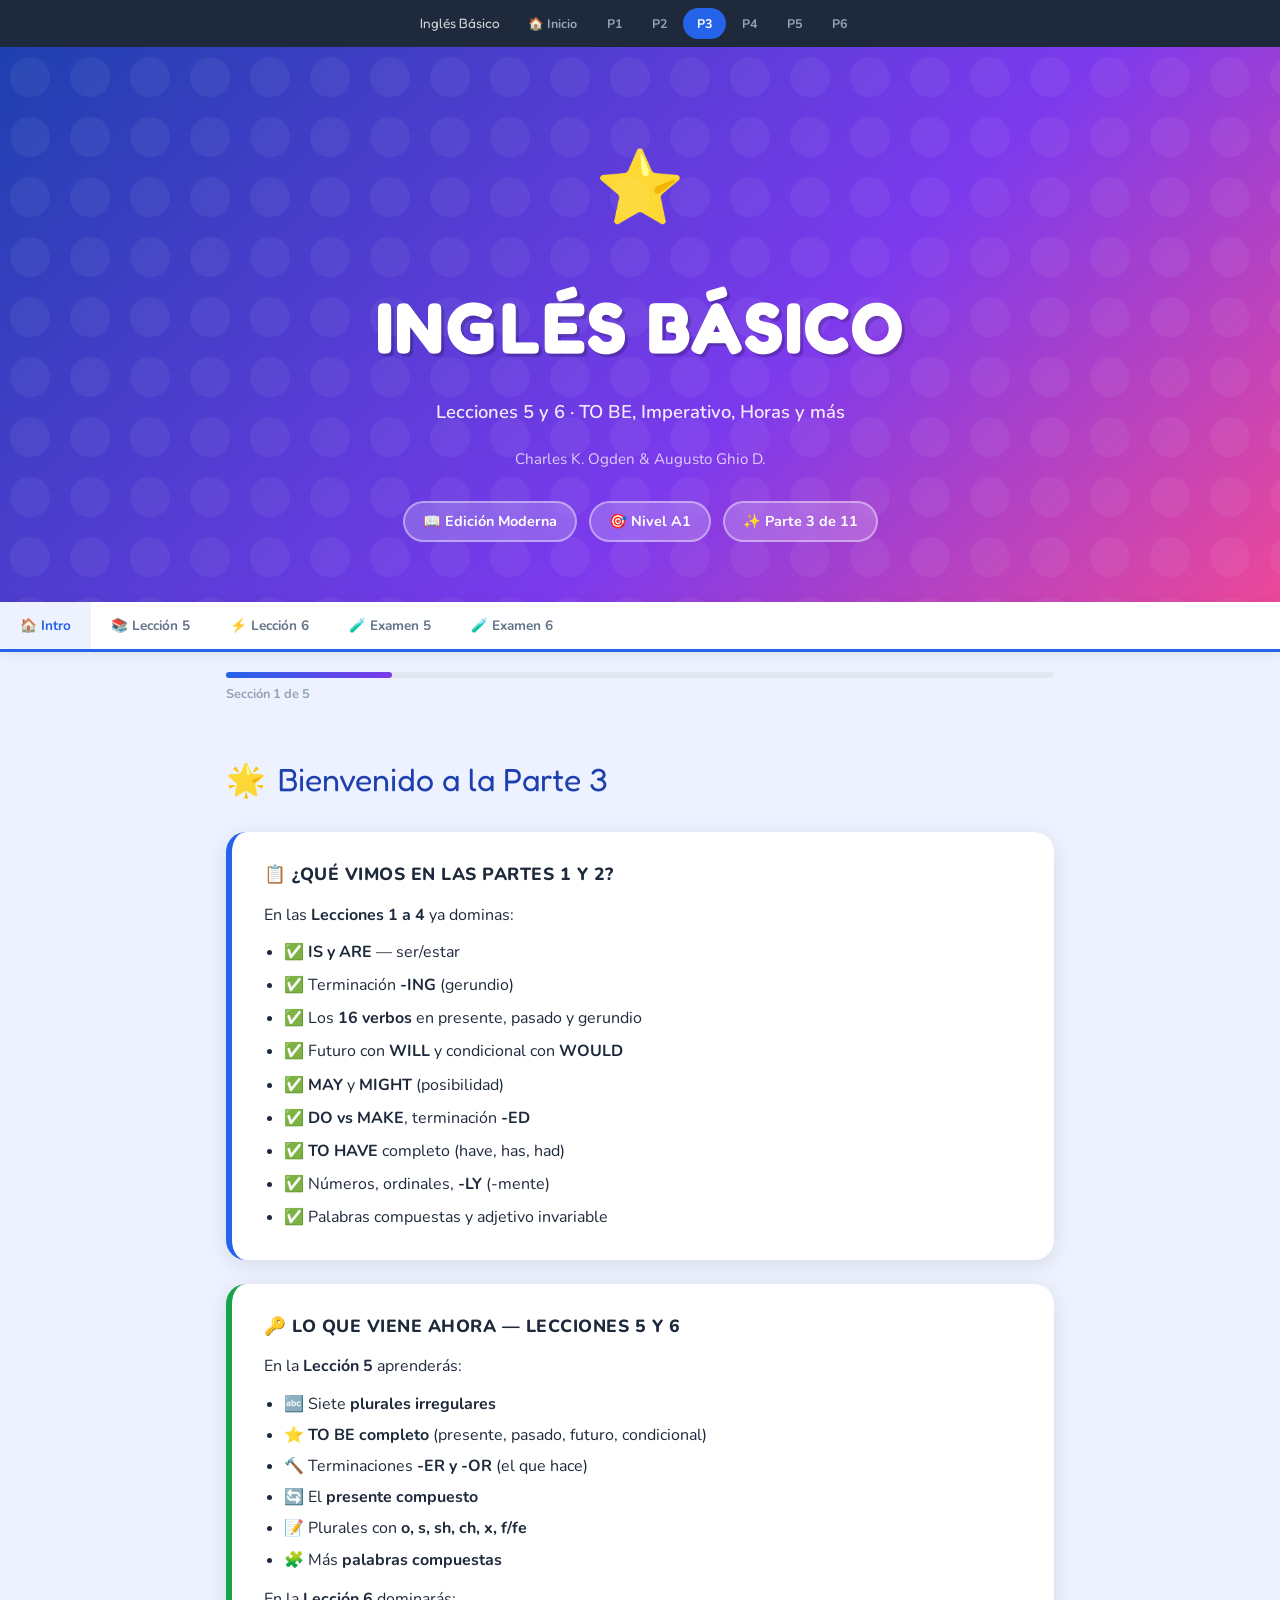
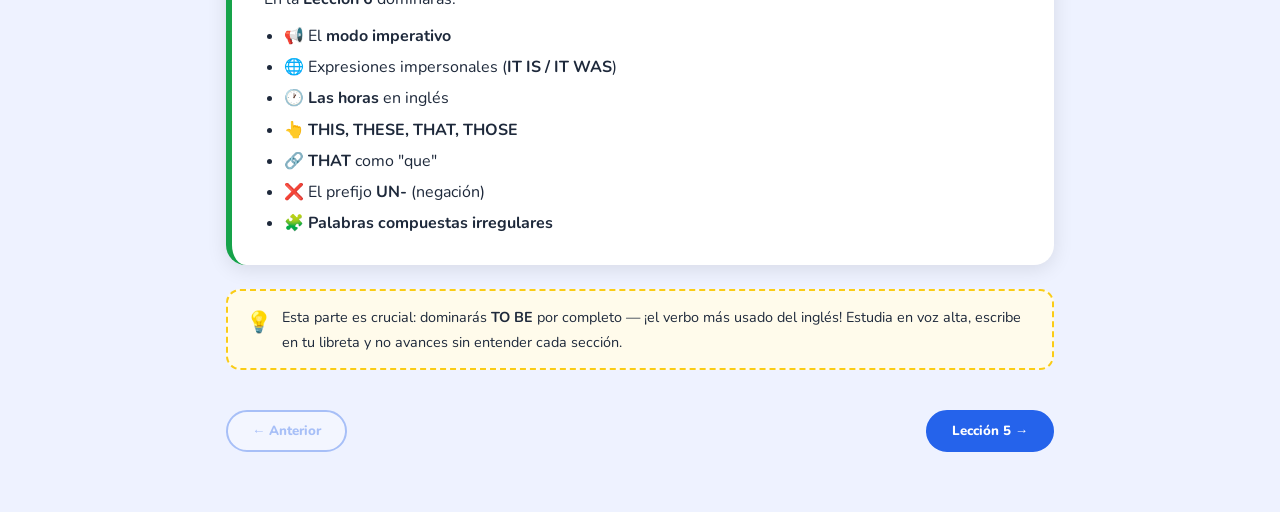
<file: parte3.html>
<!DOCTYPE html>
<html lang="es">
<head>
<meta charset="UTF-8">
<meta name="viewport" content="width=device-width, initial-scale=1.0">
<title>Inglés Básico — Parte 3</title>
<link href="https://fonts.googleapis.com/css2?family=Nunito:wght@400;600;700;800;900&family=Fredoka+One&display=swap" rel="stylesheet">
<link rel="stylesheet" href="styles.css">
</head>
<body>
<nav class="partes-nav">
  <span class="partes-nav-titulo">Inglés Básico</span>
  <a href="inicio.html">🏠 Inicio</a>
  <a href="index.html">P1</a>
  <a href="parte2.html">P2</a>
  <a href="parte3.html" class="activo">P3</a>
  <a href="parte4.html">P4</a>
  <a href="parte5.html">P5</a>
  <a href="parte6.html">P6</a>
</nav>

<!-- PORTADA -->
<div class="portada">
  <span class="portada-emoji">⭐</span>
  <h1>INGLÉS BÁSICO</h1>
  <div class="subtitulo">Lecciones 5 y 6 · TO BE, Imperativo, Horas y más</div>
  <div class="autores">Charles K. Ogden &amp; Augusto Ghio D.</div>
  <div class="badges">
    <span class="badge">📖 Edición Moderna</span>
    <span class="badge">🎯 Nivel A1</span>
    <span class="badge">✨ Parte 3 de 11</span>
  </div>
</div>

<!-- NAV -->
<nav class="nav-seccion" id="nav">
  <button class="nav-btn activo" onclick="ir(0)">🏠 Intro</button>
  <button class="nav-btn" onclick="ir(1)">📚 Lección 5</button>
  <button class="nav-btn" onclick="ir(2)">⚡ Lección 6</button>
  <button class="nav-btn" onclick="ir(3)">🧪 Examen 5</button>
  <button class="nav-btn" onclick="ir(4)">🧪 Examen 6</button>
</nav>

<!-- BARRA PROGRESO -->
<div class="contenedor" style="padding-top:20px; padding-bottom:0;">
  <div class="barra-progreso"><div class="barra-fill" id="fill" style="width:20%"></div></div>
  <div class="progreso-texto" id="prog">Sección 1 de 5</div>
</div>

<!-- ═══════════════════════════════════════════════════ -->
<!-- SECCIÓN 0 — INTRODUCCIÓN / REPASO -->
<!-- ═══════════════════════════════════════════════════ -->
<div class="contenedor">
<section class="seccion visible" id="s0">

  <div class="titulo-seccion" style="color:#1E40AF;"><span>🌟</span> Bienvenido a la Parte 3</div>

  <div class="card">
    <h3>📋 ¿Qué vimos en las Partes 1 y 2?</h3>
    <p>En las <strong>Lecciones 1 a 4</strong> ya dominas:</p>
    <ul style="margin-left:20px; margin-top:8px;">
      <li style="margin-bottom:6px;">✅ <strong>IS y ARE</strong> — ser/estar</li>
      <li style="margin-bottom:6px;">✅ Terminación <strong>-ING</strong> (gerundio)</li>
      <li style="margin-bottom:6px;">✅ Los <strong>16 verbos</strong> en presente, pasado y gerundio</li>
      <li style="margin-bottom:6px;">✅ Futuro con <strong>WILL</strong> y condicional con <strong>WOULD</strong></li>
      <li style="margin-bottom:6px;">✅ <strong>MAY</strong> y <strong>MIGHT</strong> (posibilidad)</li>
      <li style="margin-bottom:6px;">✅ <strong>DO vs MAKE</strong>, terminación <strong>-ED</strong></li>
      <li style="margin-bottom:6px;">✅ <strong>TO HAVE</strong> completo (have, has, had)</li>
      <li style="margin-bottom:6px;">✅ Números, ordinales, <strong>-LY</strong> (-mente)</li>
      <li>✅ Palabras compuestas y adjetivo invariable</li>
    </ul>
  </div>

  <div class="card verde">
    <h3>🔑 Lo que viene ahora — Lecciones 5 y 6</h3>
    <p>En la <strong>Lección 5</strong> aprenderás:</p>
    <ul style="margin-left:20px; margin-top:8px;">
      <li style="margin-bottom:4px;">🔤 Siete <strong>plurales irregulares</strong></li>
      <li style="margin-bottom:4px;">⭐ <strong>TO BE completo</strong> (presente, pasado, futuro, condicional)</li>
      <li style="margin-bottom:4px;">🔨 Terminaciones <strong>-ER y -OR</strong> (el que hace)</li>
      <li style="margin-bottom:4px;">🔄 El <strong>presente compuesto</strong></li>
      <li style="margin-bottom:4px;">📝 Plurales con <strong>o, s, sh, ch, x, f/fe</strong></li>
      <li>🧩 Más <strong>palabras compuestas</strong></li>
    </ul>
    <p style="margin-top:12px;">En la <strong>Lección 6</strong> dominarás:</p>
    <ul style="margin-left:20px; margin-top:8px;">
      <li style="margin-bottom:4px;">📢 El <strong>modo imperativo</strong></li>
      <li style="margin-bottom:4px;">🌐 Expresiones impersonales (<strong>IT IS / IT WAS</strong>)</li>
      <li style="margin-bottom:4px;">🕐 <strong>Las horas</strong> en inglés</li>
      <li style="margin-bottom:4px;">👆 <strong>THIS, THESE, THAT, THOSE</strong></li>
      <li style="margin-bottom:4px;">🔗 <strong>THAT</strong> como "que"</li>
      <li style="margin-bottom:4px;">❌ El prefijo <strong>UN-</strong> (negación)</li>
      <li>🧩 <strong>Palabras compuestas irregulares</strong></li>
    </ul>
  </div>

  <div class="tip">
    <span class="tip-ico">💡</span>
    <span>Esta parte es crucial: dominarás <strong>TO BE</strong> por completo — ¡el verbo más usado del inglés! Estudia en voz alta, escribe en tu libreta y no avances sin entender cada sección.</span>
  </div>

  <div class="nav-bottom">
    <button class="btn-nav" disabled>← Anterior</button>
    <button class="btn-nav primario" onclick="ir(1)">Lección 5 →</button>
  </div>
</section>

<!-- ═══════════════════════════════════════════════════ -->
<!-- SECCIÓN 1 — LECCIÓN 5 -->
<!-- ═══════════════════════════════════════════════════ -->
<section class="seccion" id="s1">

  <div class="titulo-seccion" style="color:#7C3AED;"><span>📚</span> Lección 5</div>

  <!-- Siete plurales irregulares -->
  <div class="card violeta">
    <h3>🔤 Siete Plurales Irregulares</h3>
    <p>Estos plurales no siguen la regla de agregar <strong>-S</strong>. Apréndelos de memoria:</p>
    <div style="display:grid;grid-template-columns:1fr 1fr;gap:12px;margin:16px 0;">
      <div>
        <div style="font-weight:800;color:#6B21A8;margin-bottom:8px;">Cambian la vocal</div>
        <ul class="frases">
          <li><span class="en-frase">Man → Men</span><span class="es-frase">Hombre → Hombres</span></li>
          <li><span class="en-frase">Woman → Women</span><span class="es-frase">Mujer → Mujeres</span></li>
          <li><span class="en-frase">Tooth → Teeth</span><span class="es-frase">Diente → Dientes</span></li>
          <li><span class="en-frase">Foot → Feet</span><span class="es-frase">Pie → Pies</span></li>
        </ul>
      </div>
      <div>
        <div style="font-weight:800;color:#6B21A8;margin-bottom:8px;">Casos especiales</div>
        <ul class="frases">
          <li><span class="en-frase">Sheep → Sheep</span><span class="es-frase">Oveja → Ovejas (igual)</span></li>
          <li><span class="en-frase">Trousers</span><span class="es-frase">Pantalones (siempre plural)</span></li>
          <li><span class="en-frase">Scissors</span><span class="es-frase">Tijeras (siempre plural)</span></li>
        </ul>
      </div>
    </div>
    <div class="tip"><span class="tip-ico">⚠️</span><span><strong>Trousers</strong> y <strong>Scissors</strong> siempre se usan en plural, igual que en español ("pantalones", "tijeras"). <strong>Sheep</strong> es idéntico en singular y plural.</span></div>
  </div>

  <!-- Nuevas palabras -->
  <div class="card">
    <h3>📖 Nuevas Palabras — Lección 5</h3>
    <div class="vocab-grid">
      <div class="vocab-card"><div class="en">Town</div><div class="pron">(táun)</div><div class="es">Pueblo</div></div>
      <div class="vocab-card"><div class="en">Sad</div><div class="pron">(sad)</div><div class="es">Triste</div></div>
      <div class="vocab-card"><div class="en">Able</div><div class="pron">(éibl)</div><div class="es">Capaz</div></div>
      <div class="vocab-card"><div class="en">English</div><div class="pron">(íngliSH)</div><div class="es">Inglés</div></div>
      <div class="vocab-card"><div class="en">Bed</div><div class="pron">(bed)</div><div class="es">Cama</div></div>
      <div class="vocab-card"><div class="en">Painter</div><div class="pron">(péinteR)</div><div class="es">Pintor</div></div>
      <div class="vocab-card"><div class="en">Night</div><div class="pron">(nait)</div><div class="es">Noche</div></div>
      <div class="vocab-card"><div class="en">To-night</div><div class="pron">(tu nait)</div><div class="es">Esta noche</div></div>
      <div class="vocab-card"><div class="en">Great</div><div class="pron">(gréit)</div><div class="es">Grande / gran</div></div>
      <div class="vocab-card"><div class="en">Dog</div><div class="pron">(dog)</div><div class="es">Perro</div></div>
      <div class="vocab-card"><div class="en">We</div><div class="pron">(uí)</div><div class="es">Nosotros</div></div>
      <div class="vocab-card"><div class="en">Our</div><div class="pron">(áuaR)</div><div class="es">Nuestro/a</div></div>
      <div class="vocab-card"><div class="en">They</div><div class="pron">(déi)</div><div class="es">Ellos / ellas</div></div>
      <div class="vocab-card"><div class="en">Their</div><div class="pron">(déaR)</div><div class="es">Su / sus (de ellos)</div></div>
      <div class="vocab-card"><div class="en">Well</div><div class="pron">(uél)</div><div class="es">Bien</div></div>
      <div class="vocab-card"><div class="en">Very well</div><div class="pron">(véry uél)</div><div class="es">Muy bien</div></div>
      <div class="vocab-card"><div class="en">Paper</div><div class="pron">(péipeR)</div><div class="es">Papel</div></div>
      <div class="vocab-card"><div class="en">News</div><div class="pron">(niúus)</div><div class="es">Noticias</div></div>
      <div class="vocab-card"><div class="en">Newspaper</div><div class="pron">(niúuspéipeR)</div><div class="es">Periódico</div></div>
      <div class="vocab-card"><div class="en">Me</div><div class="pron">(mi)</div><div class="es">Me / mí</div></div>
      <div class="vocab-card"><div class="en">With me</div><div class="pron">(uíz mi)</div><div class="es">Conmigo</div></div>
      <div class="vocab-card"><div class="en">He</div><div class="pron">(ji)</div><div class="es">Él</div></div>
      <div class="vocab-card"><div class="en">With him</div><div class="pron">(uíz jim)</div><div class="es">Con él</div></div>
      <div class="vocab-card"><div class="en">Some</div><div class="pron">(sam)</div><div class="es">Algún / algo de</div></div>
      <div class="vocab-card"><div class="en">Thing</div><div class="pron">(zing)</div><div class="es">Cosa</div></div>
      <div class="vocab-card"><div class="en">Something</div><div class="pron">(sámzing)</div><div class="es">Algo / alguna cosa</div></div>
      <div class="vocab-card"><div class="en">Company</div><div class="pron">(cómpani)</div><div class="es">Compañía</div></div>
      <div class="vocab-card"><div class="en">About</div><div class="pron">(abáut)</div><div class="es">Acerca de / sobre</div></div>
      <div class="vocab-card"><div class="en">Naming</div><div class="pron">(néiming)</div><div class="es">Nombrando</div></div>
    </div>
  </div>

  <!-- TO BE completo -->
  <div class="card verde">
    <h3>⭐ TO BE — El verbo más importante (completo)</h3>
    <p><strong>TO BE</strong> es el verbo <strong>Ser</strong> o <strong>Estar</strong>. Es el más importante del inglés porque se usa constantemente. ¡Domínalo por completo!</p>

    <h4 style="color:#16A34A;margin-top:20px;">Presente de TO BE</h4>
    <table class="conj-tabla">
      <tr><th>Inglés</th><th>Pronunciación</th><th>Español</th></tr>
      <tr><td class="en-c">I am</td><td>(ai am)</td><td class="es-c">Yo soy / estoy</td></tr>
      <tr><td class="en-c">You are</td><td>(yúu aR)</td><td class="es-c">Usted es / está</td></tr>
      <tr><td class="en-c">He is</td><td>(ji iz)</td><td class="es-c">Él es / está</td></tr>
      <tr><td class="en-c">She is</td><td>(SHi iz)</td><td class="es-c">Ella es / está</td></tr>
      <tr><td class="en-c">It is</td><td>(it iz)</td><td class="es-c">Él/Ella es / está (cosa)</td></tr>
      <tr><td class="en-c">We are</td><td>(uí aR)</td><td class="es-c">Nosotros somos / estamos</td></tr>
      <tr><td class="en-c">You are</td><td>(yúu aR)</td><td class="es-c">Ustedes son / están</td></tr>
      <tr><td class="en-c">They are</td><td>(déi aR)</td><td class="es-c">Ellos son / están</td></tr>
    </table>

    <h4 style="color:#16A34A;margin-top:20px;">Frases con TO BE en presente</h4>
    <ul class="frases">
      <li><span class="en-frase">I am happy</span><span class="es-frase">Yo estoy feliz</span></li>
      <li><span class="en-frase">She is angry</span><span class="es-frase">Ella está enojada</span></li>
      <li><span class="en-frase">They are feeble</span><span class="es-frase">Ellos son débiles</span></li>
      <li><span class="en-frase">He is very good</span><span class="es-frase">Él es muy bueno</span></li>
      <li><span class="en-frase">We are in the garden</span><span class="es-frase">Nosotros estamos en el jardín</span></li>
      <li><span class="en-frase">You are a painter</span><span class="es-frase">Usted es pintor</span></li>
      <li><span class="en-frase">It is a great town</span><span class="es-frase">Es un gran pueblo</span></li>
    </ul>

    <h4 style="color:#16A34A;margin-top:20px;">Pasado de TO BE</h4>
    <table class="conj-tabla">
      <tr><th>Inglés</th><th>Español</th></tr>
      <tr><td class="en-c">I was</td><td class="es-c">Yo era / fui / estaba / estuve</td></tr>
      <tr><td class="en-c">You were</td><td class="es-c">Usted era / fue / estaba / estuvo</td></tr>
      <tr><td class="en-c">He was</td><td class="es-c">Él era / fue / estaba / estuvo</td></tr>
      <tr><td class="en-c">She was</td><td class="es-c">Ella era / fue / estaba / estuvo</td></tr>
      <tr><td class="en-c">It was</td><td class="es-c">Era / fue / estaba / estuvo</td></tr>
      <tr><td class="en-c">We were</td><td class="es-c">Nosotros éramos / fuimos</td></tr>
      <tr><td class="en-c">You were</td><td class="es-c">Ustedes eran / fueron</td></tr>
      <tr><td class="en-c">They were</td><td class="es-c">Ellos eran / fueron</td></tr>
    </table>
    <div class="tip" style="margin-top:8px;"><span class="tip-ico">⚠️</span><span>TO BE es el <strong>único verbo</strong> que tiene dos formas en pasado: <strong>was</strong> (I/he/she/it) y <strong>were</strong> (you/we/they).</span></div>

    <h4 style="color:#16A34A;margin-top:20px;">Futuro, condicional y más</h4>
    <div class="vocab-grid">
      <div class="vocab-card"><div class="en">I will be</div><div class="es">Yo seré / estaré</div></div>
      <div class="vocab-card"><div class="en">You will be</div><div class="es">Usted será / estará</div></div>
      <div class="vocab-card"><div class="en">I would be</div><div class="es">Yo sería / estaría</div></div>
      <div class="vocab-card"><div class="en">He would be</div><div class="es">Él sería / estaría</div></div>
      <div class="vocab-card"><div class="en">I may be</div><div class="es">Yo puedo ser / estar</div></div>
      <div class="vocab-card"><div class="en">I might be</div><div class="es">Yo podría ser / estar</div></div>
      <div class="vocab-card"><div class="en">If I were</div><div class="es">Si yo fuera / estuviera</div></div>
      <div class="vocab-card"><div class="en">They may be</div><div class="es">Ellos pueden ser / estar</div></div>
    </div>
    <div class="tip" style="margin-top:12px;"><span class="tip-ico">📌</span><span>Fíjate en <strong>If I were</strong>: usa <strong>were</strong> para todas las personas en el subjuntivo ("si yo fuera"). Es una excepción importante.</span></div>
  </div>

  <!-- Terminaciones ER y OR -->
  <div class="card coral">
    <h3>🔨 Las terminaciones -ER y -OR (el que hace)</h3>
    <div class="regla">
      <div class="regla-titulo">📌 Regla</div>
      Las terminaciones <strong>-ER</strong> y <strong>-OR</strong> equivalen al español <strong>-ero</strong>, <strong>-or</strong> o <strong>-ista</strong>. Indican la persona que realiza una acción. Generalmente se añaden a un verbo o sustantivo.
    </div>
    <div class="eror-grid">
      <div class="eror-card"><span class="eror-word">Box → Boxer</span><span class="eror-es">Caja → Boxeador</span></div>
      <div class="eror-card"><span class="eror-word">Arch → Archer</span><span class="eror-es">Arco → Arquero</span></div>
      <div class="eror-card"><span class="eror-word">Farm → Farmer</span><span class="eror-es">Granja → Granjero</span></div>
      <div class="eror-card"><span class="eror-word">Help → Helper</span><span class="eror-es">Ayuda → Ayudante</span></div>
      <div class="eror-card"><span class="eror-word">Smoke → Smoker</span><span class="eror-es">Humo → Fumador</span></div>
      <div class="eror-card"><span class="eror-word">Talk → Talker</span><span class="eror-es">Hablar → Conversador</span></div>
      <div class="eror-card"><span class="eror-word">Trade → Trader</span><span class="eror-es">Comercio → Comerciante</span></div>
      <div class="eror-card"><span class="eror-word">Open → Opener</span><span class="eror-es">Abrir → Abridor</span></div>
      <div class="eror-card"><span class="eror-word">Paint → Painter</span><span class="eror-es">Pintar → Pintor</span></div>
      <div class="eror-card"><span class="eror-word">Work → Worker</span><span class="eror-es">Trabajo → Trabajador</span></div>
      <div class="eror-card"><span class="eror-word">Print → Printer</span><span class="eror-es">Imprimir → Impresor</span></div>
      <div class="eror-card"><span class="eror-word">Mine → Miner</span><span class="eror-es">Mina → Minero</span></div>
      <div class="eror-card"><span class="eror-word">Fight → Fighter</span><span class="eror-es">Pelear → Luchador</span></div>
      <div class="eror-card"><span class="eror-word">Design → Designer</span><span class="eror-es">Diseño → Diseñador</span></div>
      <div class="eror-card"><span class="eror-word">Garden → Gardener</span><span class="eror-es">Jardín → Jardinero</span></div>
      <div class="eror-card"><span class="eror-word">Act → Actor</span><span class="eror-es">Actuar → Actor</span></div>
      <div class="eror-card"><span class="eror-word">Debt → Debtor</span><span class="eror-es">Deuda → Deudor</span></div>
      <div class="eror-card"><span class="eror-word">Sail → Sailor</span><span class="eror-es">Navegar → Marinero</span></div>
      <div class="eror-card"><span class="eror-word">Credit → Creditor</span><span class="eror-es">Crédito → Acreedor</span></div>
    </div>
    <ul class="frases" style="margin-top:16px;">
      <li><span class="en-frase">He is a good actor</span><span class="es-frase">Él es un buen actor</span></li>
      <li><span class="en-frase">He is a designer</span><span class="es-frase">Él es un diseñador</span></li>
      <li><span class="en-frase">My brother is a worker</span><span class="es-frase">Mi hermano es un trabajador</span></li>
      <li><span class="en-frase">The gardener is in the garden</span><span class="es-frase">El jardinero está en el jardín</span></li>
    </ul>
  </div>

  <!-- Presente compuesto -->
  <div class="card violeta">
    <h3>🔄 El Presente Compuesto</h3>
    <div class="regla">
      <div class="regla-titulo">📌 Regla</div>
      El <strong>presente compuesto</strong> en inglés se forma con el <strong>presente de TO BE</strong> + el <strong>gerundio (-ING)</strong> del verbo. Es igual que en español: "Yo estoy + -ando/-iendo".
    </div>
    <table class="conj-tabla">
      <tr><th>Verbo</th><th>Presente simple</th><th>Pron.</th><th>Presente compuesto</th><th>Pron.</th></tr>
      <tr><td class="en-c">to go</td><td class="en-c">I go</td><td>(ai góU)</td><td class="en-c">I am going</td><td>(ai am góing)</td></tr>
      <tr><td class="en-c">to come</td><td class="en-c">He comes</td><td>(ji cams)</td><td class="en-c">He is coming</td><td>(ji iz cáming)</td></tr>
      <tr><td class="en-c">to put</td><td class="en-c">He puts</td><td>(ji puts)</td><td class="en-c">He is putting</td><td>(ji iz púting)</td></tr>
      <tr><td class="en-c">to take</td><td class="en-c">We take</td><td>(uí téik)</td><td class="en-c">We are taking</td><td>(uí aR téiking)</td></tr>
      <tr><td class="en-c">to do</td><td class="en-c">They do</td><td>(déi dúu)</td><td class="en-c">They are doing</td><td>(déi aR dúing)</td></tr>
      <tr><td class="en-c">to say</td><td class="en-c">I say</td><td>(ai séi)</td><td class="en-c">I am saying</td><td>(ai am séiing)</td></tr>
      <tr><td class="en-c">to give</td><td class="en-c">She gives</td><td>(SHi guivs)</td><td class="en-c">She is giving</td><td>(SHi iz guíving)</td></tr>
      <tr><td class="en-c">to make</td><td class="en-c">They make</td><td>(déi méik)</td><td class="en-c">They are making</td><td>(déi aR méiking)</td></tr>
    </table>
    <div class="tip" style="margin-top:12px;"><span class="tip-ico">💡</span><span>El presente compuesto es súper útil: describe lo que está pasando <strong>ahora mismo</strong>. "I am reading" = "Yo estoy leyendo".</span></div>
  </div>

  <!-- Adjetivos invariables -->
  <div class="card rosa">
    <h3>📐 El adjetivo inglés es INVARIABLE (más adjetivos)</h3>
    <p>Recuerda: los adjetivos en inglés <strong>no cambian</strong> para singular/plural ni masculino/femenino. Aquí más adjetivos para tu vocabulario:</p>
    <div class="vocab-grid">
      <div class="vocab-card"><div class="en">Public</div><div class="pron">(páblik)</div><div class="es">Público/a/os/as</div></div>
      <div class="vocab-card"><div class="en">Sharp</div><div class="pron">(SHaRp)</div><div class="es">Afilado/a/os/as</div></div>
      <div class="vocab-card"><div class="en">Tired</div><div class="pron">(táieRd)</div><div class="es">Cansado/a/os/as</div></div>
      <div class="vocab-card"><div class="en">Small</div><div class="pron">(smóol)</div><div class="es">Pequeño/a/os/as</div></div>
      <div class="vocab-card"><div class="en">Bitter</div><div class="pron">(bíteR)</div><div class="es">Amargo/a/os/as</div></div>
      <div class="vocab-card"><div class="en">Other</div><div class="pron">(ádeR)</div><div class="es">Otro/a/os/as</div></div>
      <div class="vocab-card"><div class="en">Deep</div><div class="pron">(díip)</div><div class="es">Profundo/a/os/as</div></div>
    </div>
  </div>

  <!-- TO BE con ING -->
  <div class="card">
    <h3>🔗 TO BE con terminación -ING</h3>
    <p>Combinar <strong>TO BE</strong> con la terminación <strong>-ING</strong> es una de las estructuras más usadas del inglés. Aquí tienes ejemplos con verbos comunes:</p>
    <div class="vocab-grid">
      <div class="vocab-card"><div class="en">Shut → Shutting</div><div class="pron">(SHáting)</div><div class="es">Cerrar → Cerrando</div></div>
      <div class="vocab-card"><div class="en">Mark → Marking</div><div class="pron">(máaRking)</div><div class="es">Marcar → Marcando</div></div>
      <div class="vocab-card"><div class="en">Start → Starting</div><div class="pron">(stáaRting)</div><div class="es">Empezar → Empezando</div></div>
      <div class="vocab-card"><div class="en">Sign → Signing</div><div class="pron">(sáining)</div><div class="es">Firmar → Firmando</div></div>
      <div class="vocab-card"><div class="en">Whip → Whipping</div><div class="pron">(uíping)</div><div class="es">Azotar → Azotando</div></div>
      <div class="vocab-card"><div class="en">Name → Naming</div><div class="pron">(néiming)</div><div class="es">Nombrar → Nombrando</div></div>
      <div class="vocab-card"><div class="en">Control → Controlling</div><div class="pron">(contróling)</div><div class="es">Controlar → Controlando</div></div>
      <div class="vocab-card"><div class="en">End → Ending</div><div class="pron">(énding)</div><div class="es">Terminar → Terminando</div></div>
      <div class="vocab-card"><div class="en">Wash → Washing</div><div class="pron">(uóSHing)</div><div class="es">Lavar → Lavando</div></div>
      <div class="vocab-card"><div class="en">Talk → Talking</div><div class="pron">(tóoking)</div><div class="es">Hablar → Hablando</div></div>
      <div class="vocab-card"><div class="en">Need → Needing</div><div class="pron">(níiding)</div><div class="es">Necesitar → Necesitando</div></div>
      <div class="vocab-card"><div class="en">Kick → Kicking</div><div class="pron">(kíking)</div><div class="es">Patear → Pateando</div></div>
    </div>
    <ul class="frases" style="margin-top:16px;">
      <li><span class="en-frase">I was shutting my door</span><span class="es-frase">Yo estaba cerrando mi puerta</span></li>
      <li><span class="en-frase">He is starting his work</span><span class="es-frase">Él está empezando su trabajo</span></li>
      <li><span class="en-frase">She is washing the plates</span><span class="es-frase">Ella está lavando los platos</span></li>
      <li><span class="en-frase">We were talking about you</span><span class="es-frase">Nosotros estábamos hablando de usted</span></li>
    </ul>
  </div>

  <!-- Plurales irregulares o,s,sh,ch,x -->
  <div class="card amarillo">
    <h3>📝 Plurales irregulares (o, s, sh, ch, x, f/fe)</h3>
    <p>Estas terminaciones requieren <strong>-ES</strong> en lugar de solo <strong>-S</strong> para formar el plural.</p>
    <div style="display:grid;grid-template-columns:1fr 1fr;gap:12px;margin:16px 0;">
      <div>
        <div style="font-weight:800;color:#92400E;margin-bottom:8px;">+ ES (o, s, sh, ch, x)</div>
        <ul class="frases">
          <li><span class="en-frase">Potato → Potatoes</span><span class="es-frase">Papa → Papas</span></li>
          <li><span class="en-frase">Glass → Glasses</span><span class="es-frase">Vaso → Vasos</span></li>
          <li><span class="en-frase">Arch → Arches</span><span class="es-frase">Arco → Arcos</span></li>
          <li><span class="en-frase">Tax → Taxes</span><span class="es-frase">Impuesto → Impuestos</span></li>
          <li><span class="en-frase">Brush → Brushes</span><span class="es-frase">Cepillo → Cepillos</span></li>
          <li><span class="en-frase">Box → Boxes</span><span class="es-frase">Caja → Cajas</span></li>
          <li><span class="en-frase">Fish → Fishes</span><span class="es-frase">Pez → Peces</span></li>
        </ul>
      </div>
      <div>
        <div style="font-weight:800;color:#15803D;margin-bottom:8px;">f/fe → VES</div>
        <ul class="frases">
          <li><span class="en-frase">Leaf → Leaves</span><span class="es-frase">Hoja → Hojas</span></li>
          <li><span class="en-frase">Knife → Knives</span><span class="es-frase">Cuchillo → Cuchillos</span></li>
        </ul>
      </div>
    </div>
    <div class="tip"><span class="tip-ico">📌</span><span>La regla es: si la palabra termina en <strong>o, s, sh, ch, x</strong> → agrega <strong>-ES</strong>. Si termina en <strong>f o fe</strong> → cambia a <strong>-VES</strong>.</span></div>
  </div>

  <!-- Palabras compuestas -->
  <div class="card violeta">
    <h3>🧩 Palabras Compuestas</h3>
    <p>Más palabras que se forman uniendo dos palabras ya conocidas:</p>
    <div class="comp-grid">
      <div class="comp-card"><div class="comp-word">Birthday</div><div class="comp-parts">birth + day (nacimiento-día)</div><div class="comp-es">Cumpleaños</div></div>
      <div class="comp-card"><div class="comp-word">Workman</div><div class="comp-parts">work + man (trabajo-hombre)</div><div class="comp-es">Trabajador / obrero</div></div>
      <div class="comp-card"><div class="comp-word">Sister-in-law</div><div class="comp-parts">hermana-en-ley</div><div class="comp-es">Cuñada</div></div>
      <div class="comp-card"><div class="comp-word">Mother-in-law</div><div class="comp-parts">madre-en-ley</div><div class="comp-es">Suegra</div></div>
      <div class="comp-card"><div class="comp-word">Father-in-law</div><div class="comp-parts">padre-en-ley</div><div class="comp-es">Suegro</div></div>
      <div class="comp-card"><div class="comp-word">Brother-in-law</div><div class="comp-parts">hermano-en-ley</div><div class="comp-es">Cuñado</div></div>
      <div class="comp-card"><div class="comp-word">Son-in-law</div><div class="comp-parts">hijo-en-ley</div><div class="comp-es">Yerno</div></div>
      <div class="comp-card"><div class="comp-word">Daughter-in-law</div><div class="comp-parts">hija-en-ley</div><div class="comp-es">Nuera</div></div>
      <div class="comp-card"><div class="comp-word">On foot</div><div class="comp-parts">en-pie</div><div class="comp-es">A pie</div></div>
      <div class="comp-card"><div class="comp-word">News-boy</div><div class="comp-parts">noticias-niño</div><div class="comp-es">Repartidor de periódicos</div></div>
    </div>
    <div class="tip"><span class="tip-ico">💡</span><span>Los familiares políticos se forman con <strong>-in-law</strong> (en ley). ¡Muy fácil de recordar!</span></div>
  </div>

  <div class="nav-bottom">
    <button class="btn-nav" onclick="ir(0)">← Intro</button>
    <button class="btn-nav primario" onclick="ir(2)">Lección 6 →</button>
  </div>
</section>

<!-- ═══════════════════════════════════════════════════ -->
<!-- SECCIÓN 2 — LECCIÓN 6 -->
<!-- ═══════════════════════════════════════════════════ -->
<section class="seccion" id="s2">

  <div class="titulo-seccion" style="color:#EA580C;"><span>⚡</span> Lección 6</div>

  <!-- Modo imperativo -->
  <div class="card coral">
    <h3>📢 El Modo Imperativo</h3>
    <div class="regla">
      <div class="regla-titulo">📌 Regla (¡muy fácil!)</div>
      Para dar órdenes en inglés, simplemente usa el verbo <strong>sin "to"</strong>. No necesitas conjugar nada. Es idéntico para singular y plural.
    </div>

    <div style="display:grid;grid-template-columns:1fr 1fr;gap:12px;margin:16px 0;">
      <div>
        <div style="font-weight:800;color:#9A3412;margin-bottom:8px;">Imperativo afirmativo</div>
        <ul class="frases">
          <li><span class="en-frase">Come!</span><span class="es-frase">¡Venga! / ¡Ven!</span></li>
          <li><span class="en-frase">Go!</span><span class="es-frase">¡Vaya! / ¡Ve!</span></li>
          <li><span class="en-frase">Send that letter</span><span class="es-frase">Envíe esa carta</span></li>
          <li><span class="en-frase">Take that book</span><span class="es-frase">Tome ese libro</span></li>
          <li><span class="en-frase">Put it there</span><span class="es-frase">Póngalo allá</span></li>
          <li><span class="en-frase">Do that work</span><span class="es-frase">Haga ese trabajo</span></li>
        </ul>
      </div>
      <div>
        <div style="font-weight:800;color:#15803D;margin-bottom:8px;">Imperativo negativo</div>
        <ul class="frases">
          <li><span class="en-frase">Do not go</span><span class="es-frase">No vaya</span></li>
          <li><span class="en-frase">Do not say that</span><span class="es-frase">No diga eso</span></li>
          <li><span class="en-frase">Do not come</span><span class="es-frase">No venga</span></li>
          <li><span class="en-frase">Do not take it</span><span class="es-frase">No lo tome</span></li>
          <li><span class="en-frase">Do not put that there</span><span class="es-frase">No ponga eso allá</span></li>
        </ul>
      </div>
    </div>
    <div class="tip"><span class="tip-ico">📌</span><span>Negativo: <strong>Do not + verbo</strong>. También puedes usar la contracción <strong>Don't</strong>: <em>Don't go</em>, <em>Don't say that</em>.</span></div>
  </div>

  <!-- Expresiones impersonales -->
  <div class="card verde">
    <h3>🌐 Expresiones impersonales (IT IS / IT WAS)</h3>
    <div class="regla">
      <div class="regla-titulo">📌 Regla</div>
      En español usamos "es necesario", "es posible". En inglés se usa <strong>IT IS</strong> (presente) o <strong>IT WAS</strong> (pasado). <strong>IT</strong> funciona como sujeto impersonal.
    </div>
    <div class="vocab-grid">
      <div class="vocab-card"><div class="en">It is necessary</div><div class="pron">(it iz nésesari)</div><div class="es">Es necesario</div></div>
      <div class="vocab-card"><div class="en">It is possible</div><div class="pron">(it iz pósibl)</div><div class="es">Es posible</div></div>
      <div class="vocab-card"><div class="en">It is good</div><div class="pron">(it iz gúd)</div><div class="es">Es bueno</div></div>
      <div class="vocab-card"><div class="en">It is strange</div><div class="pron">(it iz stréiny)</div><div class="es">Es extraño</div></div>
      <div class="vocab-card"><div class="en">It was necessary</div><div class="pron">(it uas nésesari)</div><div class="es">Era necesario</div></div>
      <div class="vocab-card"><div class="en">It was good</div><div class="pron">(it uas gúd)</div><div class="es">Era bueno</div></div>
      <div class="vocab-card"><div class="en">It will be necessary</div><div class="pron">(it uil bi)</div><div class="es">Será necesario</div></div>
      <div class="vocab-card"><div class="en">It would be possible</div><div class="pron">(it uúd bi)</div><div class="es">Sería posible</div></div>
    </div>
    <ul class="frases" style="margin-top:16px;">
      <li><span class="en-frase">It is necessary to go</span><span class="es-frase">Es necesario ir</span></li>
      <li><span class="en-frase">It is possible that he comes</span><span class="es-frase">Es posible que él venga</span></li>
      <li><span class="en-frase">It was good to see you</span><span class="es-frase">Fue bueno verte</span></li>
    </ul>
  </div>

  <!-- Las horas -->
  <div class="card violeta">
    <h3>🕐 Hablando de las Horas</h3>
    <div style="background:#F5F3FF;border-radius:14px;padding:16px 20px;margin-bottom:16px;text-align:center;">
      <div style="font-family:'Fredoka One',cursive;font-size:1.5rem;color:#7C3AED;">What time is it?</div>
      <div style="font-weight:700;color:#6B21A8;">(uát taim iz it?)</div>
      <div style="font-size:0.9rem;margin-top:4px;">¿Qué hora es?</div>
    </div>

    <h4 style="color:#7C3AED;margin-top:16px;">Horas en punto</h4>
    <ul class="frases">
      <li><span class="en-frase">It is one o'clock</span><span class="es-frase">Es la una</span></li>
      <li><span class="en-frase">It is two o'clock</span><span class="es-frase">Son las dos</span></li>
      <li><span class="en-frase">It is three o'clock</span><span class="es-frase">Son las tres</span></li>
      <li><span class="en-frase">It is twelve o'clock</span><span class="es-frase">Son las doce</span></li>
    </ul>

    <h4 style="color:#7C3AED;margin-top:16px;">Medias y cuartos</h4>
    <ul class="frases">
      <li><span class="en-frase">It is half past one</span><span class="es-frase">Es la una y media</span></li>
      <li><span class="en-frase">It is half past two</span><span class="es-frase">Son las dos y media</span></li>
      <li><span class="en-frase">It is a quarter past two</span><span class="es-frase">Son las dos y cuarto</span></li>
      <li><span class="en-frase">It is a quarter to one</span><span class="es-frase">Es la una menos cuarto</span></li>
    </ul>

    <h4 style="color:#7C3AED;margin-top:16px;">Minutos</h4>
    <ul class="frases">
      <li><span class="en-frase">It is five past ten</span><span class="es-frase">Son las diez y cinco</span></li>
      <li><span class="en-frase">It is ten to four</span><span class="es-frase">Son las cuatro menos diez</span></li>
      <li><span class="en-frase">It is twenty past six</span><span class="es-frase">Son las seis y veinte</span></li>
      <li><span class="en-frase">It is twenty-five to eight</span><span class="es-frase">Son las ocho menos veinticinco</span></li>
    </ul>

    <div style="display:flex;gap:12px;flex-wrap:wrap;margin:16px 0;">
      <div style="background:#F5F3FF;border-radius:12px;padding:12px 16px;flex:1;min-width:180px;text-align:center;">
        <div style="font-weight:800;color:#7C3AED;">PAST</div>
        <div style="font-size:0.85rem;color:#6B21A8;">= "y" (minutos después de la hora)</div>
      </div>
      <div style="background:#EDE9FE;border-radius:12px;padding:12px 16px;flex:1;min-width:180px;text-align:center;">
        <div style="font-weight:800;color:#7C3AED;">TO</div>
        <div style="font-size:0.85rem;color:#6B21A8;">= "menos" (minutos para la hora)</div>
      </div>
      <div style="background:#EDE9FE;border-radius:12px;padding:12px 16px;flex:1;min-width:180px;text-align:center;">
        <div style="font-weight:800;color:#7C3AED;">O'CLOCK</div>
        <div style="font-size:0.85rem;color:#6B21A8;">= "en punto" (solo horas exactas)</div>
      </div>
    </div>

    <h4 style="color:#7C3AED;margin-top:16px;">Para decir "a las..."</h4>
    <ul class="frases">
      <li><span class="en-frase">At seven o'clock</span><span class="es-frase">A las siete</span></li>
      <li><span class="en-frase">At half past seven</span><span class="es-frase">A las siete y media</span></li>
      <li><span class="en-frase">At a quarter to five</span><span class="es-frase">A las cinco menos cuarto</span></li>
    </ul>
    <div class="tip"><span class="tip-ico">📌</span><span>Usa <strong>AT</strong> para decir "a las": <em>I will come at three o'clock</em> = Yo vendré a las tres.</span></div>
  </div>

  <!-- THIS, THESE, THAT, THOSE -->
  <div class="card rosa">
    <h3>👆 THIS, THESE, THAT y THOSE</h3>
    <div class="regla">
      <div class="regla-titulo">📌 Regla</div>
      <strong>THIS</strong> (éste, ésta, esto) — cerca, singular<br>
      <strong>THESE</strong> (éstos, éstas) — cerca, plural<br>
      <strong>THAT</strong> (ése, ésa, eso, aquél, aquélla) — lejos, singular<br>
      <strong>THOSE</strong> (ésos, ésas, aquéllos, aquéllas) — lejos, plural
    </div>

    <div style="display:grid;grid-template-columns:1fr 1fr;gap:12px;margin:16px 0;">
      <div>
        <div style="font-weight:800;color:#BE185D;margin-bottom:8px;">CERCA</div>
        <ul class="frases">
          <li><span class="en-frase">This book</span><span class="es-frase">Este libro</span></li>
          <li><span class="en-frase">This is my house</span><span class="es-frase">Ésta es mi casa</span></li>
          <li><span class="en-frase">These apples</span><span class="es-frase">Estas manzanas</span></li>
          <li><span class="en-frase">These are good</span><span class="es-frase">Éstas son buenas</span></li>
        </ul>
      </div>
      <div>
        <div style="font-weight:800;color:#15803D;margin-bottom:8px;">LEJOS</div>
        <ul class="frases">
          <li><span class="en-frase">That house</span><span class="es-frase">Esa / aquella casa</span></li>
          <li><span class="en-frase">That is my dog</span><span class="es-frase">Ése es mi perro</span></li>
          <li><span class="en-frase">Those trees</span><span class="es-frase">Esos / aquellos árboles</span></li>
          <li><span class="en-frase">Those are bad</span><span class="es-frase">Ésos son malos</span></li>
        </ul>
      </div>
    </div>

    <div style="display:flex;gap:10px;flex-wrap:wrap;margin-top:12px;">
      <div style="background:#FDF4FF;border-radius:50px;padding:8px 20px;text-align:center;">
        <div style="font-family:'Fredoka One',cursive;font-size:1.2rem;color:#EC4899;">This</div><div style="font-size:0.7rem;">(dis) — éste/a/o</div>
      </div>
      <div style="background:#FDF4FF;border-radius:50px;padding:8px 20px;text-align:center;">
        <div style="font-family:'Fredoka One',cursive;font-size:1.2rem;color:#EC4899;">These</div><div style="font-size:0.7rem;">(díis) — éstos/as</div>
      </div>
      <div style="background:#FDF4FF;border-radius:50px;padding:8px 20px;text-align:center;">
        <div style="font-family:'Fredoka One',cursive;font-size:1.2rem;color:#EC4899;">That</div><div style="font-size:0.7rem;">(dat) — ése/a/o</div>
      </div>
      <div style="background:#FDF4FF;border-radius:50px;padding:8px 20px;text-align:center;">
        <div style="font-family:'Fredoka One',cursive;font-size:1.2rem;color:#EC4899;">Those</div><div style="font-size:0.7rem;">(dóus) — ésos/as</div>
      </div>
    </div>
  </div>

  <!-- THAT = que -->
  <div class="card amarillo">
    <h3>🔗 THAT significa "QUE"</h3>
    <div class="regla">
      <div class="regla-titulo">📌 Regla</div>
      Además de significar "ése/ésa", <strong>THAT</strong> también se usa como conjunción y significa <strong>"que"</strong>. Se usa para unir dos ideas, igual que en español.
    </div>
    <ul class="frases">
      <li><span class="en-frase">I said that</span><span class="es-frase">Yo dije que</span></li>
      <li><span class="en-frase">I am certain that</span><span class="es-frase">Estoy seguro que</span></li>
      <li><span class="en-frase">He says that</span><span class="es-frase">Él dice que</span></li>
      <li><span class="en-frase">He said that</span><span class="es-frase">Él dijo que</span></li>
      <li><span class="en-frase">I say that he is good</span><span class="es-frase">Yo digo que él es bueno</span></li>
      <li><span class="en-frase">She said that she would come</span><span class="es-frase">Ella dijo que vendría</span></li>
      <li><span class="en-frase">I am certain that it is true</span><span class="es-frase">Estoy seguro que es verdad</span></li>
      <li><span class="en-frase">He says that he is tired</span><span class="es-frase">Él dice que está cansado</span></li>
    </ul>
  </div>

  <!-- Palabras compuestas irregulares -->
  <div class="card violeta">
    <h3>🧩 Palabras Compuestas Irregulares</h3>
    <p>Estas palabras compuestas no son tan literales como las regulares. Apréndelas como vocabulario:</p>
    <div class="comp-grid">
      <div class="comp-card"><div class="comp-word">Newspaper</div><div class="comp-parts">news + paper (noticias-papel)</div><div class="comp-es">Periódico</div></div>
      <div class="comp-card"><div class="comp-word">Everybody</div><div class="comp-parts">every + body (cada-cuerpo)</div><div class="comp-es">Todo el mundo / todos</div></div>
      <div class="comp-card"><div class="comp-word">Anything</div><div class="comp-parts">any + thing (cualquier-cosa)</div><div class="comp-es">Cualquier cosa</div></div>
      <div class="comp-card"><div class="comp-word">Nothing</div><div class="comp-parts">no + thing (no-cosa)</div><div class="comp-es">Nada</div></div>
      <div class="comp-card"><div class="comp-word">Something</div><div class="comp-parts">some + thing (alguna-cosa)</div><div class="comp-es">Algo</div></div>
      <div class="comp-card"><div class="comp-word">Today</div><div class="comp-parts">to + day (a-día)</div><div class="comp-es">Hoy</div></div>
      <div class="comp-card"><div class="comp-word">Tomorrow</div><div class="comp-parts">to + morrow (a-mañana)</div><div class="comp-es">Mañana</div></div>
      <div class="comp-card"><div class="comp-word">Tonight</div><div class="comp-parts">to + night (a-noche)</div><div class="comp-es">Esta noche</div></div>
      <div class="comp-card"><div class="comp-word">Without</div><div class="comp-parts">with + out (con-fuera)</div><div class="comp-es">Sin</div></div>
      <div class="comp-card"><div class="comp-word">Within</div><div class="comp-parts">with + in (con-dentro)</div><div class="comp-es">Dentro de</div></div>
      <div class="comp-card"><div class="comp-word">Become</div><div class="comp-parts">be + come (ser-venir)</div><div class="comp-es">Llegar a ser / convertirse</div></div>
      <div class="comp-card"><div class="comp-word">Overcome</div><div class="comp-parts">over + come (sobre-venir)</div><div class="comp-es">Superar / vencer</div></div>
      <div class="comp-card"><div class="comp-word">Undertake</div><div class="comp-parts">under + take (bajo-tomar)</div><div class="comp-es">Emprender</div></div>
      <div class="comp-card"><div class="comp-word">Understand</div><div class="comp-parts">under + stand (bajo-estar)</div><div class="comp-es">Entender / comprender</div></div>
    </div>
    <div class="tip"><span class="tip-ico">💡</span><span>Fíjate en el patrón: <strong>some/any/no + thing/body</strong> forman palabras muy útiles. Con esta lógica puedes formar muchas más.</span></div>
  </div>

  <!-- Prefijo UN -->
  <div class="card verde">
    <h3>❌ El prefijo UN- (negación)</h3>
    <div class="regla">
      <div class="regla-titulo">📌 Regla</div>
      El prefijo <strong>UN-</strong> equivale a los prefijos españoles <strong>in-</strong> o <strong>des-</strong>. Se antepone a un adjetivo para formar su opuesto. ¡Es como un "no" pegado a la palabra!
    </div>
    <div class="eror-grid">
      <div class="eror-card"><span class="eror-word">Able → Unable</span><span class="eror-es">Capaz → Incapaz</span></div>
      <div class="eror-card"><span class="eror-word">Certain → Uncertain</span><span class="eror-es">Cierto → Incierto</span></div>
      <div class="eror-card"><span class="eror-word">Clean → Unclean</span><span class="eror-es">Limpio → Sucio</span></div>
      <div class="eror-card"><span class="eror-word">Clear → Unclear</span><span class="eror-es">Claro → Poco claro</span></div>
      <div class="eror-card"><span class="eror-word">Common → Uncommon</span><span class="eror-es">Común → Poco común</span></div>
      <div class="eror-card"><span class="eror-word">Happy → Unhappy</span><span class="eror-es">Feliz → Infeliz</span></div>
      <div class="eror-card"><span class="eror-word">Healthy → Unhealthy</span><span class="eror-es">Sano → Insano</span></div>
      <div class="eror-card"><span class="eror-word">Kind → Unkind</span><span class="eror-es">Amable → Descortés</span></div>
      <div class="eror-card"><span class="eror-word">Natural → Unnatural</span><span class="eror-es">Natural → Antinatural</span></div>
      <div class="eror-card"><span class="eror-word">Necessary → Unnecessary</span><span class="eror-es">Necesario → Innecesario</span></div>
      <div class="eror-card"><span class="eror-word">True → Untrue</span><span class="eror-es">Verdadero → Falso</span></div>
      <div class="eror-card"><span class="eror-word">Wise → Unwise</span><span class="eror-es">Sabio → Imprudente</span></div>
    </div>
    <div class="tip"><span class="tip-ico">💡</span><span>Con el prefijo <strong>UN-</strong> puedes formar el opuesto de casi cualquier adjetivo. Es una herramienta muy poderosa para expandir tu vocabulario rápidamente.</span></div>
  </div>

  <div class="nav-bottom">
    <button class="btn-nav" onclick="ir(1)">← Lección 5</button>
    <button class="btn-nav primario" onclick="ir(3)">Examen 5 →</button>
  </div>
</section>

<!-- ═══════════════════════════════════════════════════ -->
<!-- SECCIÓN 3 — EXAMEN LECCIÓN 5 -->
<!-- ═══════════════════════════════════════════════════ -->
<section class="seccion" id="s3">
  <div class="titulo-seccion" style="color:#DC2626;"><span>🧪</span> Examen — Lección 5</div>

  <div class="quiz-card">
    <div class="quiz-titulo">✏️ ¿Dominas TO BE y la Lección 5?</div>
    <p style="font-size:0.9rem;color:#64748B;margin-bottom:16px;">Traduce al español. Escribe y haz clic en "Verificar".</p>

    <div class="quiz-pregunta"><strong>1. I am =</strong> <input class="quiz-input" id="q1" placeholder="Traducción..." data-ans="yo soy,yo estoy,soy,estoy"></div>
    <div class="quiz-pregunta"><strong>2. He was =</strong> <input class="quiz-input" id="q2" placeholder="Traducción..." data-ans="el era,el fue,el estaba,el estuvo,él era,él fue,él estaba,él estuvo,era,fue,estaba,estuvo"></div>
    <div class="quiz-pregunta"><strong>3. We will be =</strong> <input class="quiz-input" id="q3" placeholder="Traducción..." data-ans="nosotros seremos,estaremos,nosotros estaremos,seremos"></div>
    <div class="quiz-pregunta"><strong>4. Man → Men =</strong> <input class="quiz-input" id="q4" placeholder="Traducción..." data-ans="hombre a hombres,hombre,hombres"></div>
    <div class="quiz-pregunta"><strong>5. Tooth → Teeth =</strong> <input class="quiz-input" id="q5" placeholder="Traducción..." data-ans="diente a dientes,diente,dientes"></div>
    <div class="quiz-pregunta"><strong>6. Painter =</strong> <input class="quiz-input" id="q6" placeholder="Traducción..." data-ans="pintor"></div>
    <div class="quiz-pregunta"><strong>7. Gardener =</strong> <input class="quiz-input" id="q7" placeholder="Traducción..." data-ans="jardinero"></div>
    <div class="quiz-pregunta"><strong>8. Potato → Potatoes =</strong> <input class="quiz-input" id="q8" placeholder="Traducción..." data-ans="papa a papas,papa,papas"></div>

    <button class="btn-verificar" onclick="verificar3()">✅ Verificar respuestas</button>
    <div class="resultado" id="resultado3"></div>
  </div>

  <div class="card violeta">
    <h3>⭐ Repaso rápido de TO BE</h3>
    <ul class="frases">
      <li><span class="en-frase">I am happy</span><span class="es-frase">Yo estoy feliz</span></li>
      <li><span class="en-frase">She is angry</span><span class="es-frase">Ella está enojada</span></li>
      <li><span class="en-frase">They are feeble</span><span class="es-frase">Ellos son débiles</span></li>
      <li><span class="en-frase">He is very good</span><span class="es-frase">Él es muy bueno</span></li>
      <li><span class="en-frase">I would be</span><span class="es-frase">Yo sería / estaría</span></li>
      <li><span class="en-frase">If I were</span><span class="es-frase">Si yo fuera / estuviera</span></li>
    </ul>
  </div>

  <div class="nav-bottom">
    <button class="btn-nav" onclick="ir(2)">← Lección 6</button>
    <button class="btn-nav primario" onclick="ir(4)">Examen 6 →</button>
  </div>
</section>

<!-- ═══════════════════════════════════════════════════ -->
<!-- SECCIÓN 4 — EXAMEN LECCIÓN 6 -->
<!-- ═══════════════════════════════════════════════════ -->
<section class="seccion" id="s4">
  <div class="titulo-seccion" style="color:#DC2626;"><span>🧪</span> Examen — Lección 6</div>

  <div class="quiz-card">
    <div class="quiz-titulo">✏️ ¿Dominas el imperativo, las horas y más?</div>
    <p style="font-size:0.9rem;color:#64748B;margin-bottom:16px;">Traduce al español.</p>

    <div class="quiz-pregunta"><strong>1. Go! =</strong> <input class="quiz-input" id="v1" placeholder="..." data-ans="ve,vaya,vaya usted"></div>
    <div class="quiz-pregunta"><strong>2. Do not come =</strong> <input class="quiz-input" id="v2" placeholder="..." data-ans="no venga,no vengas"></div>
    <div class="quiz-pregunta"><strong>3. What time is it? =</strong> <input class="quiz-input" id="v3" placeholder="..." data-ans="que hora es,qué hora es"></div>
    <div class="quiz-pregunta"><strong>4. Half past two =</strong> <input class="quiz-input" id="v4" placeholder="..." data-ans="dos y media,las dos y media"></div>
    <div class="quiz-pregunta"><strong>5. This book =</strong> <input class="quiz-input" id="v5" placeholder="..." data-ans="este libro"></div>
    <div class="quiz-pregunta"><strong>6. Those are bad =</strong> <input class="quiz-input" id="v6" placeholder="..." data-ans="esos son malos,ésos son malos,aquellos son malos"></div>
    <div class="quiz-pregunta"><strong>7. Unable =</strong> <input class="quiz-input" id="v7" placeholder="..." data-ans="incapaz"></div>
    <div class="quiz-pregunta"><strong>8. Unhappy =</strong> <input class="quiz-input" id="v8" placeholder="..." data-ans="infeliz"></div>

    <button class="btn-verificar" onclick="verificar4()">✅ Verificar</button>
    <div class="resultado" id="resultado4"></div>
  </div>

  <div class="card verde">
    <h3>🕐 Repaso de las horas</h3>
    <ul class="frases">
      <li><span class="en-frase">It is three o'clock</span><span class="es-frase">Son las tres</span></li>
      <li><span class="en-frase">It is half past five</span><span class="es-frase">Son las cinco y media</span></li>
      <li><span class="en-frase">It is a quarter past six</span><span class="es-frase">Son las seis y cuarto</span></li>
      <li><span class="en-frase">It is a quarter to nine</span><span class="es-frase">Son las nueve menos cuarto</span></li>
      <li><span class="en-frase">It is ten past four</span><span class="es-frase">Son las cuatro y diez</span></li>
      <li><span class="en-frase">It is twenty to seven</span><span class="es-frase">Son las siete menos veinte</span></li>
    </ul>
  </div>

  <div class="card" style="text-align:center;background:linear-gradient(135deg,#1E40AF,#7C3AED);color:white;border-left-color:transparent;">
    <div style="font-size:3rem;margin-bottom:12px;">🎉</div>
    <div style="font-family:'Fredoka One',cursive;font-size:1.8rem;margin-bottom:8px;">¡Parte 3 completada!</div>
    <p style="opacity:0.9;">Has terminado las Lecciones 5 y 6. Ya dominas TO BE completo, el imperativo, las horas y el prefijo UN. Pídele a Claude la <strong>Parte 4</strong> (Lecciones 7 y 8).</p>
  </div>

  <div class="nav-bottom">
    <button class="btn-nav" onclick="ir(3)">← Examen 5</button>
    <button class="btn-nav primario" onclick="ir(0)">🏠 Inicio</button>
  </div>
</section>

</div><!-- /contenedor -->

<script>
const secciones = 5;
const fillPorcentaje = [20, 40, 60, 80, 100];
const progTexto = ['Sección 1 de 5','Sección 2 de 5','Sección 3 de 5','Sección 4 de 5','Sección 5 de 5'];

function ir(n) {
  document.querySelectorAll('.seccion').forEach((s,i) => {
    s.classList.toggle('visible', i === n);
  });
  document.querySelectorAll('.nav-btn').forEach((b,i) => {
    b.classList.toggle('activo', i === n);
  });
  document.getElementById('fill').style.width = fillPorcentaje[n] + '%';
  document.getElementById('prog').textContent = progTexto[n];
  window.scrollTo({top: 0, behavior:'smooth'});
}

function normalizar(s) {
  return s.trim().toLowerCase().normalize("NFD").replace(/[\u0300-\u036f]/g,"");
}

function calificar(contenedorId, resultadoId, mensajeBien, mensajeMal) {
  const inputs = document.querySelectorAll('#'+contenedorId+' .quiz-input');
  let correctas = 0;
  inputs.forEach(inp => {
    const user = normalizar(inp.value);
    const opciones = inp.dataset.ans.split(',').map(a => normalizar(a));
    const bien = opciones.includes(user);
    inp.classList.toggle('correcto', bien);
    inp.classList.toggle('incorrecto', !bien && user !== '');
    if (bien) correctas++;
  });
  const r = document.getElementById(resultadoId);
  r.style.display = 'block';
  if (correctas === inputs.length) {
    r.className = 'resultado bien';
    r.textContent = mensajeBien + ' ' + correctas + '/' + inputs.length;
  } else {
    r.className = 'resultado mal';
    r.textContent = mensajeMal + ' ' + correctas + '/' + inputs.length;
  }
}

function verificar3() {
  calificar('s3', 'resultado3',
    '🎉 ¡Perfecto! Dominas TO BE.',
    'correctas. ¡Repasa la Lección 5!');
}

function verificar4() {
  calificar('s4', 'resultado4',
    '🏆 ¡Excelente! Lección 6 dominada.',
    'correctas. ¡Repasa la Lección 6!');
}
</script>
</body>
</html>
</file>
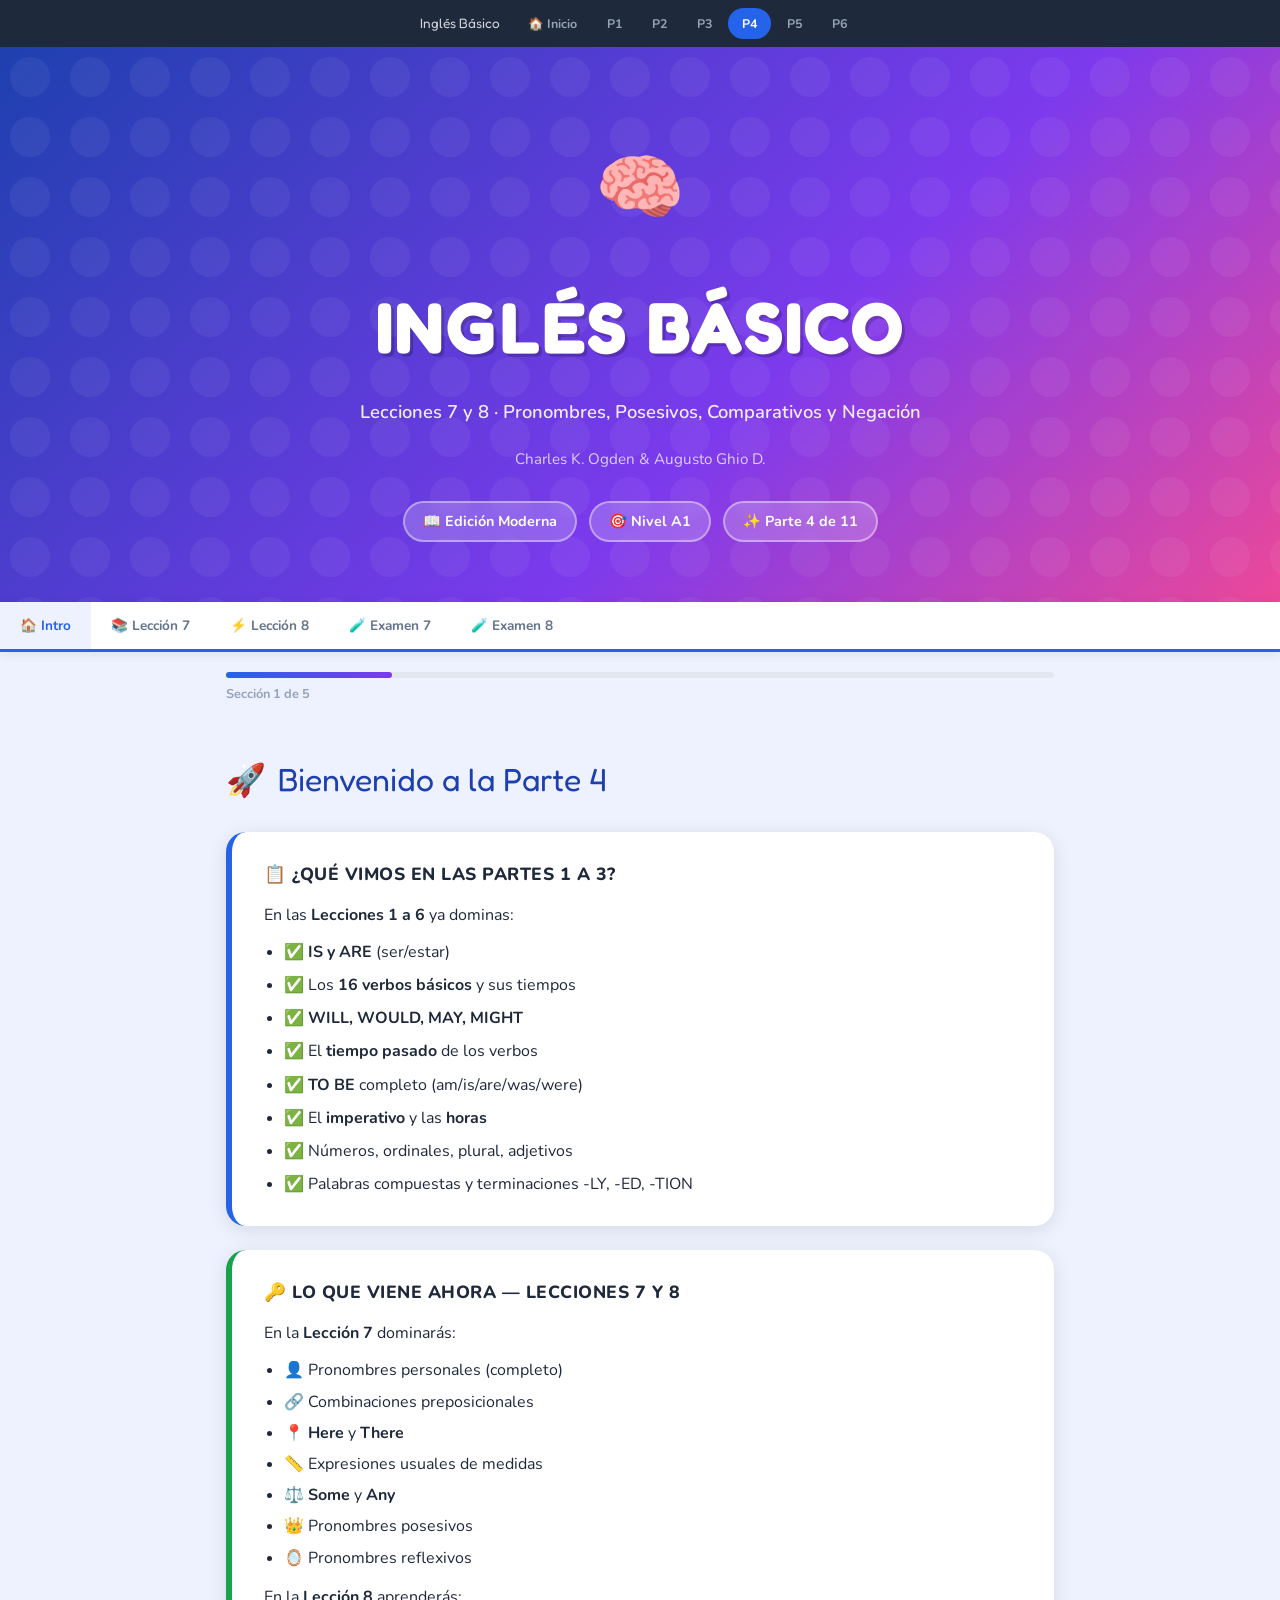
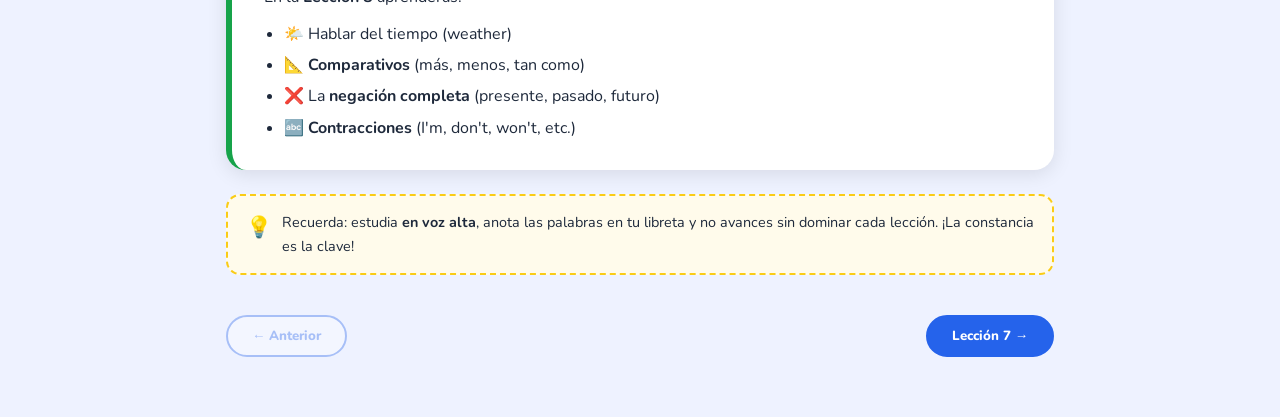
<file: parte4.html>
<!DOCTYPE html>
<html lang="es">
<head>
<meta charset="UTF-8">
<meta name="viewport" content="width=device-width, initial-scale=1.0">
<title>Inglés Básico — Parte 4</title>
<link href="https://fonts.googleapis.com/css2?family=Nunito:wght@400;600;700;800;900&family=Fredoka+One&display=swap" rel="stylesheet">
<link rel="stylesheet" href="styles.css">
</head>
<body>
<nav class="partes-nav">
  <span class="partes-nav-titulo">Inglés Básico</span>
  <a href="inicio.html">🏠 Inicio</a>
  <a href="index.html">P1</a>
  <a href="parte2.html">P2</a>
  <a href="parte3.html">P3</a>
  <a href="parte4.html" class="activo">P4</a>
  <a href="parte5.html">P5</a>
  <a href="parte6.html">P6</a>
</nav>

<!-- PORTADA -->
<div class="portada">
  <span class="portada-emoji">🧠</span>
  <h1>INGLÉS BÁSICO</h1>
  <div class="subtitulo">Lecciones 7 y 8 · Pronombres, Posesivos, Comparativos y Negación</div>
  <div class="autores">Charles K. Ogden &amp; Augusto Ghio D.</div>
  <div class="badges">
    <span class="badge">📖 Edición Moderna</span>
    <span class="badge">🎯 Nivel A1</span>
    <span class="badge">✨ Parte 4 de 11</span>
  </div>
</div>

<!-- NAV -->
<nav class="nav-seccion" id="nav">
  <button class="nav-btn activo" onclick="ir(0)">🏠 Intro</button>
  <button class="nav-btn" onclick="ir(1)">📚 Lección 7</button>
  <button class="nav-btn" onclick="ir(2)">⚡ Lección 8</button>
  <button class="nav-btn" onclick="ir(3)">🧪 Examen 7</button>
  <button class="nav-btn" onclick="ir(4)">🧪 Examen 8</button>
</nav>

<!-- BARRA PROGRESO -->
<div class="contenedor" style="padding-top:20px; padding-bottom:0;">
  <div class="barra-progreso"><div class="barra-fill" id="fill" style="width:20%"></div></div>
  <div class="progreso-texto" id="prog">Sección 1 de 5</div>
</div>

<!-- ═══════════════════════════════════════════════════ -->
<!-- SECCIÓN 0 — INTRODUCCIÓN / REPASO -->
<!-- ═══════════════════════════════════════════════════ -->
<div class="contenedor">
<section class="seccion visible" id="s0">

  <div class="titulo-seccion" style="color:#1E40AF;"><span>🚀</span> Bienvenido a la Parte 4</div>

  <div class="card">
    <h3>📋 ¿Qué vimos en las Partes 1 a 3?</h3>
    <p>En las <strong>Lecciones 1 a 6</strong> ya dominas:</p>
    <ul style="margin-left:20px; margin-top:8px;">
      <li style="margin-bottom:6px;">✅ <strong>IS y ARE</strong> (ser/estar)</li>
      <li style="margin-bottom:6px;">✅ Los <strong>16 verbos básicos</strong> y sus tiempos</li>
      <li style="margin-bottom:6px;">✅ <strong>WILL, WOULD, MAY, MIGHT</strong></li>
      <li style="margin-bottom:6px;">✅ El <strong>tiempo pasado</strong> de los verbos</li>
      <li style="margin-bottom:6px;">✅ <strong>TO BE</strong> completo (am/is/are/was/were)</li>
      <li style="margin-bottom:6px;">✅ El <strong>imperativo</strong> y las <strong>horas</strong></li>
      <li style="margin-bottom:6px;">✅ Números, ordinales, plural, adjetivos</li>
      <li>✅ Palabras compuestas y terminaciones -LY, -ED, -TION</li>
    </ul>
  </div>

  <div class="card verde">
    <h3>🔑 Lo que viene ahora — Lecciones 7 y 8</h3>
    <p>En la <strong>Lección 7</strong> dominarás:</p>
    <ul style="margin-left:20px; margin-top:8px;">
      <li style="margin-bottom:4px;">👤 Pronombres personales (completo)</li>
      <li style="margin-bottom:4px;">🔗 Combinaciones preposicionales</li>
      <li style="margin-bottom:4px;">📍 <strong>Here</strong> y <strong>There</strong></li>
      <li style="margin-bottom:4px;">📏 Expresiones usuales de medidas</li>
      <li style="margin-bottom:4px;">⚖️ <strong>Some</strong> y <strong>Any</strong></li>
      <li style="margin-bottom:4px;">👑 Pronombres posesivos</li>
      <li>🪞 Pronombres reflexivos</li>
    </ul>
    <p style="margin-top:12px;">En la <strong>Lección 8</strong> aprenderás:</p>
    <ul style="margin-left:20px; margin-top:8px;">
      <li style="margin-bottom:4px;">🌤️ Hablar del tiempo (weather)</li>
      <li style="margin-bottom:4px;">📐 <strong>Comparativos</strong> (más, menos, tan como)</li>
      <li style="margin-bottom:4px;">❌ La <strong>negación completa</strong> (presente, pasado, futuro)</li>
      <li>🔤 <strong>Contracciones</strong> (I'm, don't, won't, etc.)</li>
    </ul>
  </div>

  <div class="tip">
    <span class="tip-ico">💡</span>
    <span>Recuerda: estudia <strong>en voz alta</strong>, anota las palabras en tu libreta y no avances sin dominar cada lección. ¡La constancia es la clave!</span>
  </div>

  <div class="nav-bottom">
    <button class="btn-nav" disabled>← Anterior</button>
    <button class="btn-nav primario" onclick="ir(1)">Lección 7 →</button>
  </div>
</section>

<!-- ═══════════════════════════════════════════════════ -->
<!-- SECCIÓN 1 — LECCIÓN 7 -->
<!-- ═══════════════════════════════════════════════════ -->
<section class="seccion" id="s1">

  <div class="titulo-seccion" style="color:#7C3AED;"><span>📚</span> Lección 7</div>

  <!-- Pronombres Personales -->
  <div class="card violeta">
    <h3>👤 Pronombres Personales (Completo)</h3>
    <p>En inglés los pronombres cambian según sean <strong>sujeto</strong> (quien hace la acción) u <strong>objeto</strong> (quien recibe la acción).</p>

    <h4 style="color:#7C3AED;margin-top:16px;">Pronombres Sujeto</h4>
    <div class="pronombres-grid">
      <div class="pron-card pc-1"><span class="en-p">I</span><span class="pron-p">(ai)</span><span class="es-p">Yo</span></div>
      <div class="pron-card pc-2"><span class="en-p">You</span><span class="pron-p">(yúu)</span><span class="es-p">Tú / usted</span></div>
      <div class="pron-card pc-3"><span class="en-p">He</span><span class="pron-p">(jíi)</span><span class="es-p">Él</span></div>
      <div class="pron-card pc-4"><span class="en-p">She</span><span class="pron-p">(SHíi)</span><span class="es-p">Ella</span></div>
      <div class="pron-card pc-5"><span class="en-p">It</span><span class="pron-p">(it)</span><span class="es-p">Él / ella (cosa)</span></div>
      <div class="pron-card pc-6"><span class="en-p">We</span><span class="pron-p">(uí)</span><span class="es-p">Nosotros</span></div>
      <div class="pron-card pc-7"><span class="en-p">They</span><span class="pron-p">(déi)</span><span class="es-p">Ellos / ellas</span></div>
    </div>

    <h4 style="color:#7C3AED;margin-top:16px;">Pronombres Objeto</h4>
    <div class="pronombres-grid">
      <div class="pron-card pc-1"><span class="en-p">Me</span><span class="pron-p">(míi)</span><span class="es-p">Me / mí</span></div>
      <div class="pron-card pc-2"><span class="en-p">You</span><span class="pron-p">(yúu)</span><span class="es-p">Te / le / usted</span></div>
      <div class="pron-card pc-3"><span class="en-p">Him</span><span class="pron-p">(jim)</span><span class="es-p">Le / lo / él</span></div>
      <div class="pron-card pc-4"><span class="en-p">Her</span><span class="pron-p">(jéeR)</span><span class="es-p">Le / la / ella</span></div>
      <div class="pron-card pc-5"><span class="en-p">It</span><span class="pron-p">(it)</span><span class="es-p">Le / lo / la (cosa)</span></div>
      <div class="pron-card pc-6"><span class="en-p">Us</span><span class="pron-p">(as)</span><span class="es-p">Nos / nosotros</span></div>
      <div class="pron-card pc-7"><span class="en-p">Them</span><span class="pron-p">(dem)</span><span class="es-p">Les / los / las / ellos</span></div>
    </div>

    <div class="tip">
      <span class="tip-ico">📌</span>
      <span>Los pronombres objeto se usan después de preposiciones (<em>to me, for him</em>) y como complemento directo/indirecto del verbo (<em>I saw <strong>him</strong></em> = Yo le vi).</span>
    </div>
  </div>

  <!-- Combinaciones Preposicionales -->
  <div class="card verde">
    <h3>🔗 Combinaciones Preposicionales</h3>
    <p>Las preposiciones más comunes con pronombres objeto:</p>

    <table class="conj-tabla">
      <tr><th>Preposición</th><th>1ª persona</th><th>2ª persona</th><th>3ª persona (él)</th><th>3ª persona (ella)</th><th>3ª persona (cosa)</th><th>1ª plural</th><th>3ª plural</th></tr>
      <tr><td class="en-c">To</td><td class="es-c">to me</td><td class="es-c">to you</td><td class="es-c">to him</td><td class="es-c">to her</td><td class="es-c">to it</td><td class="es-c">to us</td><td class="es-c">to them</td></tr>
      <tr><td class="en-c">For</td><td class="es-c">for me</td><td class="es-c">for you</td><td class="es-c">for him</td><td class="es-c">for her</td><td class="es-c">for it</td><td class="es-c">for us</td><td class="es-c">for them</td></tr>
      <tr><td class="en-c">By</td><td class="es-c">by me</td><td class="es-c">by you</td><td class="es-c">by him</td><td class="es-c">by her</td><td class="es-c">by it</td><td class="es-c">by us</td><td class="es-c">by them</td></tr>
      <tr><td class="en-c">With</td><td class="es-c">with me</td><td class="es-c">with you</td><td class="es-c">with him</td><td class="es-c">with her</td><td class="es-c">with it</td><td class="es-c">with us</td><td class="es-c">with them</td></tr>
    </table>

    <ul class="frases" style="margin-top:16px;">
      <li><span class="en-frase">Give it to me</span><span class="es-frase">Dámelo a mí</span></li>
      <li><span class="en-frase">This is for you</span><span class="es-frase">Esto es para ti</span></li>
      <li><span class="en-frase">It was made by him</span><span class="es-frase">Fue hecho por él</span></li>
      <li><span class="en-frase">Come with us</span><span class="es-frase">Ven con nosotros</span></li>
      <li><span class="en-frase">She sent a letter to them</span><span class="es-frase">Ella envió una carta a ellos</span></li>
      <li><span class="en-frase">I will do it for her</span><span class="es-frase">Yo lo haré por ella</span></li>
    </ul>
  </div>

  <!-- Pronombres no se pueden omitir -->
  <div class="card coral">
    <h3>⚠️ Los pronombres NO se pueden omitir</h3>
    <div class="regla">
      <div class="regla-titulo">📌 Regla IMPORTANTE</div>
      En inglés, los pronombres <strong>NUNCA</strong> se pueden omitir (a diferencia del español donde sí se pueden omitir). El verbo inglés <strong>siempre</strong> necesita su sujeto expreso.
    </div>
    <ul class="frases">
      <li><span class="en-frase">I am ill</span><span class="es-frase">(Yo) estoy enfermo</span></li>
      <li><span class="en-frase">He was playing</span><span class="es-frase">(Él) estaba jugando</span></li>
      <li><span class="en-frase">They are late</span><span class="es-frase">(Ellos) están atrasados</span></li>
      <li><span class="en-frase">We will go tomorrow</span><span class="es-frase">(Nosotros) iremos mañana</span></li>
      <li><span class="en-frase">She is very beautiful</span><span class="es-frase">(Ella) es muy hermosa</span></li>
      <li><span class="en-frase">It is raining</span><span class="es-frase">Está lloviendo</span></li>
    </ul>
    <div class="tip">
      <span class="tip-ico">💡</span>
      <span>En español decimos "estoy enfermo" sin "yo". En inglés <strong>siempre</strong> debes decir <strong>I am ill</strong>. ¡Nunca digas solo "am ill"!</span>
    </div>
  </div>

  <!-- HERE y THERE -->
  <div class="card amarillo">
    <h3>📍 HERE y THERE — Aquí y Allá</h3>
    <div style="display:flex;gap:12px;flex-wrap:wrap;margin:16px 0;">
      <div style="background:#FEF3C7;border-radius:14px;padding:14px 20px;flex:1;min-width:200px;text-align:center;">
        <div style="font-family:'Fredoka One',cursive;font-size:1.8rem;color:#CA8A04;">HERE</div>
        <div style="font-weight:700;color:#92400E;">(jíaR)</div>
        <div style="font-size:0.85rem;margin-top:4px;">Aquí, acá</div>
      </div>
      <div style="background:#FDE8D8;border-radius:14px;padding:14px 20px;flex:1;min-width:200px;text-align:center;">
        <div style="font-family:'Fredoka One',cursive;font-size:1.8rem;color:#9A3412;">THERE</div>
        <div style="font-weight:700;color:#9A3412;">(déaR)</div>
        <div style="font-size:0.85rem;margin-top:4px;">Allá, allí, ahí</div>
      </div>
    </div>
    <ul class="frases">
      <li><span class="en-frase">Here is your hat</span><span class="es-frase">Aquí está su sombrero</span></li>
      <li><span class="en-frase">My son is there</span><span class="es-frase">Mi hijo está allá</span></li>
      <li><span class="en-frase">Come here!</span><span class="es-frase">¡Ven aquí!</span></li>
      <li><span class="en-frase">The book is there</span><span class="es-frase">El libro está allí</span></li>
      <li><span class="en-frase">Put it here</span><span class="es-frase">Póngalo aquí</span></li>
      <li><span class="en-frase">She is not there</span><span class="es-frase">Ella no está allá</span></li>
    </ul>
  </div>

  <!-- Expresiones usuales - Medidas -->
  <div class="card rosa">
    <h3>📏 Expresiones usuales — Medidas</h3>
    <p>Estas expresiones con <strong>of</strong> son muy comunes para indicar cantidades o porciones:</p>
    <div class="vocab-grid">
      <div class="vocab-card"><div class="en">A word of hope</div><div class="es">Una palabra de esperanza</div></div>
      <div class="vocab-card"><div class="en">A word of support</div><div class="es">Una palabra de apoyo</div></div>
      <div class="vocab-card"><div class="en">A word of protest</div><div class="es">Una palabra de protesta</div></div>
      <div class="vocab-card"><div class="en">A bit of soap</div><div class="es">Un pedacito de jabón</div></div>
      <div class="vocab-card"><div class="en">A bit of sugar</div><div class="es">Un poquito de azúcar</div></div>
      <div class="vocab-card"><div class="en">A bit of apple</div><div class="es">Un pedazo de manzana</div></div>
      <div class="vocab-card"><div class="en">A bit of bread</div><div class="es">Un pedazo de pan</div></div>
      <div class="vocab-card"><div class="en">A glass of water</div><div class="es">Un vaso de agua</div></div>
      <div class="vocab-card"><div class="en">A glass of milk</div><div class="es">Un vaso de leche</div></div>
      <div class="vocab-card"><div class="en">A glass of wine</div><div class="es">Un vaso de vino</div></div>
      <div class="vocab-card"><div class="en">A cup of milk</div><div class="es">Una taza de leche</div></div>
      <div class="vocab-card"><div class="en">A cup of coffee</div><div class="es">Una taza de café</div></div>
      <div class="vocab-card"><div class="en">A cup of tea</div><div class="es">Una taza de té</div></div>
      <div class="vocab-card"><div class="en">A drop of blood</div><div class="es">Una gota de sangre</div></div>
      <div class="vocab-card"><div class="en">A drop of ink</div><div class="es">Una gota de tinta</div></div>
      <div class="vocab-card"><div class="en">A drop of oil</div><div class="es">Una gota de aceite</div></div>
      <div class="vocab-card"><div class="en">A drop of water</div><div class="es">Una gota de agua</div></div>
      <div class="vocab-card"><div class="en">A cry of pain</div><div class="es">Un grito de dolor</div></div>
      <div class="vocab-card"><div class="en">A cry of fear</div><div class="es">Un grito de miedo</div></div>
      <div class="vocab-card"><div class="en">A cry of protest</div><div class="es">Un grito de protesta</div></div>
      <div class="vocab-card"><div class="en">A look of approval</div><div class="es">Una mirada de aprobación</div></div>
      <div class="vocab-card"><div class="en">A look of love</div><div class="es">Una mirada de amor</div></div>
      <div class="vocab-card"><div class="en">A look of surprise</div><div class="es">Una mirada de sorpresa</div></div>
      <div class="vocab-card"><div class="en">A look of fear</div><div class="es">Una mirada de miedo</div></div>
    </div>
  </div>

  <!-- Opuestos L7 -->
  <div class="card">
    <h3>↔️ Palabras Opuestas</h3>
    <div class="opuestos-grid">
      <div class="opuesto-card"><div class="op-pair"><div class="op-word a">Solid<span class="es">Sólido</span></div><div class="op-vs">⟷</div><div class="op-word b">Liquid<span class="es">Líquido</span></div></div></div>
      <div class="opuesto-card"><div class="op-pair"><div class="op-word a">Clean<span class="es">Limpio</span></div><div class="op-vs">⟷</div><div class="op-word b">Dirty<span class="es">Sucio</span></div></div></div>
      <div class="opuesto-card"><div class="op-pair"><div class="op-word a">Quick<span class="es">Rápido</span></div><div class="op-vs">⟷</div><div class="op-word b">Slow<span class="es">Lento</span></div></div></div>
      <div class="opuesto-card"><div class="op-pair"><div class="op-word a">Tight<span class="es">Apretado</span></div><div class="op-vs">⟷</div><div class="op-word b">Loose<span class="es">Suelto</span></div></div></div>
    </div>
  </div>

  <!-- Palabras con lazos de unión (Word Pairs) -->
  <div class="card coral">
    <h3>🔗 Palabras con Lazos de Unión (Word Pairs)</h3>
    <p>En inglés muchas palabras se usan en pares unidos por <strong>and</strong>. Apréndelos así, de memoria:</p>
    <div class="comp-grid">
      <div class="comp-card"><div class="comp-word">Public and Private</div><div class="comp-es">Público y privado</div></div>
      <div class="comp-card"><div class="comp-word">East and West</div><div class="comp-es">Este y oeste</div></div>
      <div class="comp-card"><div class="comp-word">Father and Mother</div><div class="comp-es">Padre y madre</div></div>
      <div class="comp-card"><div class="comp-word">Winter and Summer</div><div class="comp-es">Invierno y verano</div></div>
      <div class="comp-card"><div class="comp-word">North and South</div><div class="comp-es">Norte y sur</div></div>
      <div class="comp-card"><div class="comp-word">Man and Woman</div><div class="comp-es">Hombre y mujer</div></div>
      <div class="comp-card"><div class="comp-word">Cheap and Dear</div><div class="comp-es">Barato y caro</div></div>
      <div class="comp-card"><div class="comp-word">Brother and Sister</div><div class="comp-es">Hermano y hermana</div></div>
      <div class="comp-card"><div class="comp-word">War and Peace</div><div class="comp-es">Guerra y paz</div></div>
      <div class="comp-card"><div class="comp-word">You and I</div><div class="comp-es">Tú y yo</div></div>
      <div class="comp-card"><div class="comp-word">Iron and Steel</div><div class="comp-es">Hierro y acero</div></div>
      <div class="comp-card"><div class="comp-word">Hammer and Nails</div><div class="comp-es">Martillo y clavos</div></div>
      <div class="comp-card"><div class="comp-word">Young and Old</div><div class="comp-es">Joven y viejo</div></div>
      <div class="comp-card"><div class="comp-word">He and She</div><div class="comp-es">Él y ella</div></div>
      <div class="comp-card"><div class="comp-word">First and Last</div><div class="comp-es">Primero y último</div></div>
      <div class="comp-card"><div class="comp-word">Here and There</div><div class="comp-es">Aquí y allá</div></div>
      <div class="comp-card"><div class="comp-word">Boys and Girls</div><div class="comp-es">Niños y niñas</div></div>
      <div class="comp-card"><div class="comp-word">Doors and Windows</div><div class="comp-es">Puertas y ventanas</div></div>
      <div class="comp-card"><div class="comp-word">Hat and Gloves</div><div class="comp-es">Sombrero y guantes</div></div>
      <div class="comp-card"><div class="comp-word">Good and Bad</div><div class="comp-es">Bueno y malo</div></div>
      <div class="comp-card"><div class="comp-word">Up and Down</div><div class="comp-es">Arriba y abajo</div></div>
      <div class="comp-card"><div class="comp-word">Gold and Silver</div><div class="comp-es">Oro y plata</div></div>
      <div class="comp-card"><div class="comp-word">Sun and Shade</div><div class="comp-es">Sol y sombra</div></div>
      <div class="comp-card"><div class="comp-word">Left and Right</div><div class="comp-es">Izquierda y derecha</div></div>
      <div class="comp-card"><div class="comp-word">Love and Hate</div><div class="comp-es">Amor y odio</div></div>
      <div class="comp-card"><div class="comp-word">Clean and Dirty</div><div class="comp-es">Limpio y sucio</div></div>
      <div class="comp-card"><div class="comp-word">This and That</div><div class="comp-es">Esto y aquello</div></div>
      <div class="comp-card"><div class="comp-word">Hand and Foot</div><div class="comp-es">Mano y pie</div></div>
    </div>
  </div>

  <!-- SOME y ANY -->
  <div class="card verde">
    <h3>⚖️ SOME y ANY — Algún, algo de</h3>
    <div class="regla">
      <div class="regla-titulo">📌 Regla</div>
      <strong>SOME</strong> (sam) = se usa en frases <strong>afirmativas</strong><br>
      <strong>ANY</strong> (éni) = se usa en frases <strong>interrogativas y negativas</strong>
    </div>
    <div style="display:grid;grid-template-columns:1fr 1fr;gap:12px;margin-top:12px;">
      <div>
        <div style="font-weight:800;color:#166534;margin-bottom:8px;">SOME (afirmativo)</div>
        <ul class="frases">
          <li><span class="en-frase">Give me some white wine</span><span class="es-frase">Deme un poco de vino blanco</span></li>
          <li><span class="en-frase">I have some money</span><span class="es-frase">Yo tengo algún dinero</span></li>
          <li><span class="en-frase">There is some water</span><span class="es-frase">Hay algo de agua</span></li>
          <li><span class="en-frase">She put some sugar</span><span class="es-frase">Ella puso algo de azúcar</span></li>
        </ul>
      </div>
      <div>
        <div style="font-weight:800;color:#92400E;margin-bottom:8px;">ANY (interrogativo / negativo)</div>
        <ul class="frases">
          <li><span class="en-frase">Have you any bread?</span><span class="es-frase">¿Tiene usted pan?</span></li>
          <li><span class="en-frase">Is there any milk?</span><span class="es-frase">¿Hay leche?</span></li>
          <li><span class="en-frase">I have not any money</span><span class="es-frase">No tengo dinero</span></li>
          <li><span class="en-frase">She did not put any sugar</span><span class="es-frase">Ella no puso azúcar</span></li>
        </ul>
      </div>
    </div>
    <div class="tip">
      <span class="tip-ico">💡</span>
      <span>En español no siempre traducimos "some" o "any". Decimos "¿Tiene pan?" sin "algún". Pero en inglés <strong>siempre</strong> va <strong>some</strong> o <strong>any</strong>.</span>
    </div>
  </div>

  <!-- Pronombres Posesivos -->
  <div class="card violeta">
    <h3>👑 Pronombres Posesivos</h3>
    <p>Hay dos tipos: el <strong>adjetivo posesivo</strong> (va con sustantivo) y el <strong>pronombre posesivo</strong> (reemplaza al sustantivo).</p>

    <table class="conj-tabla">
      <tr><th>Pronombre</th><th>Adjetivo posesivo</th><th>Pronombre posesivo</th><th>Ejemplo</th></tr>
      <tr><td class="en-c">I</td><td class="en-c">My (mai) mi/mis</td><td class="en-c">Mine (main) mío/a/os/as</td><td class="es-c">This is my book → This book is mine</td></tr>
      <tr><td class="en-c">You</td><td class="en-c">Your (yóoR) tu/su</td><td class="en-c">Yours (yóoRs) tuyo/a/os/as</td><td class="es-c">Your hat → The hat is yours</td></tr>
      <tr><td class="en-c">He</td><td class="en-c">His (jis) su (de él)</td><td class="en-c">His (jis) suyo (de él)</td><td class="es-c">His son → The son is his</td></tr>
      <tr><td class="en-c">She</td><td class="en-c">Her (jéeR) su (de ella)</td><td class="en-c">Hers (jéeRs) suyo (de ella)</td><td class="es-c">Her dress → The dress is hers</td></tr>
      <tr><td class="en-c">It</td><td class="en-c">Its (its) su (de cosa)</td><td class="en-c">Its (its) suyo (de cosa)</td><td class="es-c">The cat and its food</td></tr>
      <tr><td class="en-c">We</td><td class="en-c">Our (áuaR) nuestro/a</td><td class="en-c">Ours (áuaRs) nuestro/a/os/as</td><td class="es-c">Our house → The house is ours</td></tr>
      <tr><td class="en-c">They</td><td class="en-c">Their (déaR) su (de ellos)</td><td class="en-c">Theirs (déaRs) suyo (de ellos)</td><td class="es-c">Their garden → The garden is theirs</td></tr>
    </table>

    <ul class="frases" style="margin-top:16px;">
      <li><span class="en-frase">My father is a doctor</span><span class="es-frase">Mi padre es doctor</span></li>
      <li><span class="en-frase">Is this pen yours?</span><span class="es-frase">¿Es suya esta pluma?</span></li>
      <li><span class="en-frase">Her eyes are blue</span><span class="es-frase">Sus ojos son azules</span></li>
      <li><span class="en-frase">That book is mine, not his</span><span class="es-frase">Ese libro es mío, no suyo (de él)</span></li>
      <li><span class="en-frase">Their children are in the garden</span><span class="es-frase">Sus hijos están en el jardín</span></li>
      <li><span class="en-frase">This garden is ours</span><span class="es-frase">Este jardín es nuestro</span></li>
    </ul>
  </div>

  <!-- La idea de posesión -->
  <div class="card amarillo">
    <h3>🏠 La Idea de Posesión</h3>
    <div class="regla">
      <div class="regla-titulo">📌 Regla</div>
      <strong>Seres vivos</strong> → usa <strong>'s</strong> (apóstrofe + s)<br>
      <strong>Cosas / objetos</strong> → usa <strong>of</strong>
    </div>
    <div style="display:grid;grid-template-columns:1fr 1fr;gap:12px;margin-top:12px;">
      <div>
        <div style="font-weight:800;color:#92400E;margin-bottom:8px;">'S (seres vivos)</div>
        <ul class="frases">
          <li><span class="en-frase">My father's hat</span><span class="es-frase">El sombrero de mi padre</span></li>
          <li><span class="en-frase">John's book</span><span class="es-frase">El libro de Juan</span></li>
          <li><span class="en-frase">The boy's ball</span><span class="es-frase">La pelota del niño</span></li>
          <li><span class="en-frase">My mother's dress</span><span class="es-frase">El vestido de mi madre</span></li>
        </ul>
      </div>
      <div>
        <div style="font-weight:800;color:#15803D;margin-bottom:8px;">OF (cosas)</div>
        <ul class="frases">
          <li><span class="en-frase">The leaves of the tree</span><span class="es-frase">Las hojas del árbol</span></li>
          <li><span class="en-frase">The top of the mountain</span><span class="es-frase">La cumbre de la montaña</span></li>
          <li><span class="en-frase">The colour of the sky</span><span class="es-frase">El color del cielo</span></li>
          <li><span class="en-frase">The door of the house</span><span class="es-frase">La puerta de la casa</span></li>
        </ul>
      </div>
    </div>
  </div>

  <!-- Pronombres Reflexivos -->
  <div class="card rosa">
    <h3>🪞 Pronombres Reflexivos</h3>
    <div class="regla">
      <div class="regla-titulo">📌 Regla</div>
      Los pronombres reflexivos indican que la acción <strong>recae sobre el mismo sujeto</strong>. Equivalen a "yo mismo", "tú mismo", "se", etc.
    </div>
    <div class="pronombres-grid">
      <div class="pron-card pc-1"><span class="en-p">Myself</span><span class="pron-p">(maisélf)</span><span class="es-p">Yo mismo/a</span></div>
      <div class="pron-card pc-2"><span class="en-p">Yourself</span><span class="pron-p">(yooRsélf)</span><span class="es-p">Tú mismo/a</span></div>
      <div class="pron-card pc-3"><span class="en-p">Yourselves</span><span class="pron-p">(yooRsélvs)</span><span class="es-p">Ustedes mismos</span></div>
      <div class="pron-card pc-4"><span class="en-p">Himself</span><span class="pron-p">(jimsélf)</span><span class="es-p">Él mismo / se</span></div>
      <div class="pron-card pc-5"><span class="en-p">Herself</span><span class="pron-p">(jeeRsélf)</span><span class="es-p">Ella misma / se</span></div>
      <div class="pron-card pc-6"><span class="en-p">Itself</span><span class="pron-p">(itsélf)</span><span class="es-p">Él/ella mismo/a (cosa)</span></div>
      <div class="pron-card pc-7"><span class="en-p">Ourselves</span><span class="pron-p">(auaRsélvs)</span><span class="es-p">Nosotros mismos</span></div>
      <div class="pron-card pc-1"><span class="en-p">Themselves</span><span class="pron-p">(demsélvs)</span><span class="es-p">Ellos mismos / se</span></div>
    </div>
    <ul class="frases" style="margin-top:16px;">
      <li><span class="en-frase">I did it myself</span><span class="es-frase">Yo lo hice yo mismo</span></li>
      <li><span class="en-frase">He hurt himself</span><span class="es-frase">Él se lastimó</span></li>
      <li><span class="en-frase">She saw herself in the glass</span><span class="es-frase">Ella se vio en el espejo</span></li>
      <li><span class="en-frase">We will do it ourselves</span><span class="es-frase">Nosotros lo haremos nosotros mismos</span></li>
      <li><span class="en-frase">Help yourself!</span><span class="es-frase">¡Sírvase usted mismo!</span></li>
      <li><span class="en-frase">They made it themselves</span><span class="es-frase">Ellos lo hicieron ellos mismos</span></li>
    </ul>
  </div>

  <div class="nav-bottom">
    <button class="btn-nav" onclick="ir(0)">← Intro</button>
    <button class="btn-nav primario" onclick="ir(2)">Lección 8 →</button>
  </div>
</section>

<!-- ═══════════════════════════════════════════════════ -->
<!-- SECCIÓN 2 — LECCIÓN 8 -->
<!-- ═══════════════════════════════════════════════════ -->
<section class="seccion" id="s2">

  <div class="titulo-seccion" style="color:#EA580C;"><span>⚡</span> Lección 8</div>

  <!-- Hablando del tiempo -->
  <div class="card coral">
    <h3>🌤️ Hablando del Tiempo (Weather)</h3>
    <p>Para hablar del clima en inglés siempre se usa <strong>IT</strong> como sujeto impersonal.</p>
    <div style="display:flex;gap:12px;flex-wrap:wrap;margin:16px 0;">
      <div style="background:#FFF7ED;border-radius:14px;padding:14px 18px;flex:1;min-width:200px;text-align:center;">
        <div style="font-family:'Fredoka One',cursive;font-size:1.4rem;color:#F97316;">It is cold / warm</div>
        <div style="font-size:0.85rem;color:#9A3412;margin-top:4px;">Hace frío / calor</div>
      </div>
      <div style="background:#FFF7ED;border-radius:14px;padding:14px 18px;flex:1;min-width:200px;text-align:center;">
        <div style="font-family:'Fredoka One',cursive;font-size:1.4rem;color:#F97316;">It is raining / snowing</div>
        <div style="font-size:0.85rem;color:#9A3412;margin-top:4px;">Está lloviendo / nevando</div>
      </div>
    </div>
    <ul class="frases">
      <li><span class="en-frase">It is cold today</span><span class="es-frase">Hace frío hoy</span></li>
      <li><span class="en-frase">It was warm yesterday</span><span class="es-frase">Ayer hacía calor</span></li>
      <li><span class="en-frase">How is the weather today?</span><span class="es-frase">¿Cómo está el tiempo hoy?</span></li>
      <li><span class="en-frase">Yesterday it was raining</span><span class="es-frase">Ayer estaba lloviendo</span></li>
      <li><span class="en-frase">It is snowing in the mountain</span><span class="es-frase">Está nevando en la montaña</span></li>
      <li><span class="en-frase">It was snowing</span><span class="es-frase">Estaba nevando</span></li>
      <li><span class="en-frase">It will be raining tomorrow</span><span class="es-frase">Estará lloviendo mañana</span></li>
      <li><span class="en-frase">It is a beautiful day</span><span class="es-frase">Es un día hermoso</span></li>
    </ul>
    <div class="tip">
      <span class="tip-ico">💡</span>
      <span>En inglés <strong>siempre</strong> se usa <strong>it</strong> para el clima. Nunca digas "Is cold" o "Is raining". Siempre: <strong>It is cold</strong>, <strong>It is raining</strong>.</span>
    </div>
  </div>

  <!-- Comparativos -->
  <div class="card verde">
    <h3>📐 Comparativos</h3>
    <div class="regla">
      <div class="regla-titulo">📌 Regla</div>
      <strong>Palabras largas</strong> (3+ sílabas) → <strong>more</strong> / <strong>most</strong><br>
      <strong>Palabras cortas</strong> (1-2 sílabas) → <strong>-er</strong> / <strong>-est</strong><br>
      <strong>Inferioridad</strong> → <strong>less</strong> / <strong>least</strong><br>
      <strong>THAN</strong> (dan) = <strong>que</strong> (partícula comparativa)<br>
      <strong>AS...AS</strong> = <strong>tan...como</strong>
    </div>

    <h4 style="color:#16A34A;margin-top:16px;">Comparativos con MORE / MOST (palabras largas)</h4>
    <ul class="frases">
      <li><span class="en-frase">Beautiful → more beautiful → the most beautiful</span><span class="es-frase">Hermoso → más hermoso → el más hermoso</span></li>
      <li><span class="en-frase">Necessary → more necessary → the most necessary</span><span class="es-frase">Necesario → más necesario → el más necesario</span></li>
      <li><span class="en-frase">Important → more important → the most important</span><span class="es-frase">Importante → más importante → el más importante</span></li>
      <li><span class="en-frase">Interesting → more interesting → the most interesting</span><span class="es-frase">Interesante → más interesante → el más interesante</span></li>
    </ul>

    <h4 style="color:#16A34A;margin-top:16px;">Comparativos con -ER / -EST (palabras cortas)</h4>
    <ul class="frases">
      <li><span class="en-frase">Long → longer → the longest</span><span class="es-frase">Largo → más largo → el más largo</span></li>
      <li><span class="en-frase">Young → younger → the youngest</span><span class="es-frase">Joven → más joven → el más joven</span></li>
      <li><span class="en-frase">Old → older → the oldest</span><span class="es-frase">Viejo → más viejo → el más viejo</span></li>
      <li><span class="en-frase">Tall → taller → the tallest</span><span class="es-frase">Alto → más alto → el más alto</span></li>
    </ul>

    <h4 style="color:#16A34A;margin-top:16px;">Comparativos de inferioridad con LESS / LEAST</h4>
    <ul class="frases">
      <li><span class="en-frase">Less beautiful</span><span class="es-frase">Menos hermoso</span></li>
      <li><span class="en-frase">The least important</span><span class="es-frase">El menos importante</span></li>
      <li><span class="en-frase">Less interesting</span><span class="es-frase">Menos interesante</span></li>
    </ul>

    <h4 style="color:#16A34A;margin-top:16px;">THAN y AS...AS</h4>
    <ul class="frases">
      <li><span class="en-frase">She is taller than you</span><span class="es-frase">Ella es más alta que tú</span></li>
      <li><span class="en-frase">This book is better than that one</span><span class="es-frase">Este libro es mejor que ése</span></li>
      <li><span class="en-frase">He is as tall as his brother</span><span class="es-frase">Él es tan alto como su hermano</span></li>
      <li><span class="en-frase">She is not as old as I am</span><span class="es-frase">Ella no es tan vieja como yo</span></li>
    </ul>
  </div>

  <!-- Comparativos Irregulares -->
  <div class="card rosa">
    <h3>⚠️ Comparativos Irregulares</h3>
    <div class="regla">
      <div class="regla-titulo">📌 ¡Apréndelos de memoria!</div>
      Estos comparativos <strong>no siguen las reglas</strong>. Son irregulares y muy usados.
    </div>
    <table class="conj-tabla">
      <tr><th>Positivo</th><th>Comparativo</th><th>Superlativo</th></tr>
      <tr><td class="en-c">Good (bueno)</td><td class="en-c">Better (mejor)</td><td class="en-c">Best (el mejor)</td></tr>
      <tr><td class="en-c">Bad (malo)</td><td class="en-c">Worse (peor)</td><td class="en-c">Worst (el peor)</td></tr>
      <tr><td class="en-c">Little (poco)</td><td class="en-c">Less (menos)</td><td class="en-c">Least (el menor / lo menos)</td></tr>
      <tr><td class="en-c">Far (lejos)</td><td class="en-c">Farther (más lejos)</td><td class="en-c">Farthest (el más lejano)</td></tr>
    </table>
    <ul class="frases" style="margin-top:16px;">
      <li><span class="en-frase">This cake is better than that one</span><span class="es-frase">Este pastel es mejor que ése</span></li>
      <li><span class="en-frase">She is the best student</span><span class="es-frase">Ella es la mejor estudiante</span></li>
      <li><span class="en-frase">This road is worse</span><span class="es-frase">Este camino es peor</span></li>
      <li><span class="en-frase">He is the worst player</span><span class="es-frase">Él es el peor jugador</span></li>
      <li><span class="en-frase">I have less money than you</span><span class="es-frase">Yo tengo menos dinero que tú</span></li>
      <li><span class="en-frase">This is the least important thing</span><span class="es-frase">Esto es lo menos importante</span></li>
    </ul>
  </div>

  <!-- La negación en presente (DO NOT / DOES NOT) -->
  <div class="card violeta">
    <h3>❌ La Negación en Tiempo Presente — DO NOT / DOES NOT</h3>
    <div class="regla">
      <div class="regla-titulo">📌 Regla</div>
      Para negar un verbo en presente se usa <strong>DO NOT</strong> + verbo.<br>
      Con <strong>he / she / it</strong> se usa <strong>DOES NOT</strong> + verbo.<br>
      <span style="color:#64748B">El verbo principal <strong>NO lleva -s</strong> cuando se usa does not.</span>
    </div>

    <table class="conj-tabla">
      <tr><th colspan="3">TO GO = IR</th></tr>
      <tr><td class="en-c">I do not go</td><td class="es-c">Yo no voy</td><td class="en-c">We do not go</td><td class="es-c">Nosotros no vamos</td></tr>
      <tr><td class="en-c">You do not go</td><td class="es-c">Usted no va</td><td class="en-c">You do not go</td><td class="es-c">Ustedes no van</td></tr>
      <tr><td class="en-c">He does not go</td><td class="es-c">Él no va</td><td class="en-c">They do not go</td><td class="es-c">Ellos no van</td></tr>
    </table>

    <table class="conj-tabla" style="margin-top:16px;">
      <tr><th colspan="3">TO HAVE = TENER</th></tr>
      <tr><td class="en-c">I do not have</td><td class="es-c">Yo no tengo</td><td class="en-c">We do not have</td><td class="es-c">Nosotros no tenemos</td></tr>
      <tr><td class="en-c">You do not have</td><td class="es-c">Usted no tiene</td><td class="en-c">You do not have</td><td class="es-c">Ustedes no tienen</td></tr>
      <tr><td class="en-c">He does not have</td><td class="es-c">Él no tiene</td><td class="en-c">They do not have</td><td class="es-c">Ellos no tienen</td></tr>
    </table>

    <ul class="frases" style="margin-top:16px;">
      <li><span class="en-frase">I do not see it</span><span class="es-frase">Yo no lo veo</span></li>
      <li><span class="en-frase">She does not like coffee</span><span class="es-frase">A ella no le gusta el café</span></li>
      <li><span class="en-frase">They do not come on Monday</span><span class="es-frase">Ellos no vienen el lunes</span></li>
      <li><span class="en-frase">He does not make bread</span><span class="es-frase">Él no hace pan</span></li>
      <li><span class="en-frase">We do not have time</span><span class="es-frase">Nosotros no tenemos tiempo</span></li>
    </ul>
    <div class="tip">
      <span class="tip-ico">⚠️</span>
      <span>Con DOES NOT, el verbo va <strong>sin -s</strong>: "He does not go<strong>es</strong>" ❌ → "He does not go" ✅. El DOES ya lleva la -s.</span>
    </div>
  </div>

  <!-- La negación en pasado (DID NOT) -->
  <div class="card coral">
    <h3>⏪ La Negación en Tiempo Pasado — DID NOT</h3>
    <div class="regla">
      <div class="regla-titulo">📌 Regla IMPORTANTE</div>
      Para negar en pasado se usa <strong>DID NOT</strong> + verbo en <strong>PRESENTE</strong>.<br>
      <span style="color:#DC2626">¡Nunca uses el verbo en pasado después de DID NOT!</span>
    </div>

    <table class="conj-tabla">
      <tr><th colspan="3">TO SEE = VER (pasado: saw)</th></tr>
      <tr><td class="en-c">I did not see</td><td class="es-c">Yo no vi</td><td class="en-c">We did not see</td><td class="es-c">Nosotros no vimos</td></tr>
      <tr><td class="en-c">You did not see</td><td class="es-c">Usted no vio</td><td class="en-c">You did not see</td><td class="es-c">Ustedes no vieron</td></tr>
      <tr><td class="en-c">He did not see</td><td class="es-c">Él no vio</td><td class="en-c">They did not see</td><td class="es-c">Ellos no vieron</td></tr>
    </table>

    <ul class="frases" style="margin-top:16px;">
      <li><span class="en-frase">I saw → I did not see</span><span class="es-frase">Yo vi → Yo no vi</span></li>
      <li><span class="en-frase">He went → He did not go</span><span class="es-frase">Él fue → Él no fue</span></li>
      <li><span class="en-frase">She took → She did not take</span><span class="es-frase">Ella tomó → Ella no tomó</span></li>
      <li><span class="en-frase">They said → They did not say</span><span class="es-frase">Ellos dijeron → Ellos no dijeron</span></li>
      <li><span class="en-frase">We gave → We did not give</span><span class="es-frase">Nosotros dimos → Nosotros no dimos</span></li>
    </ul>
    <div class="tip">
      <span class="tip-ico">❌</span>
      <span><strong>ERROR COMÚN:</strong> "I did not saw" ❌ → Lo correcto es <strong>"I did not see"</strong> ✅. DID ya indica el pasado; el verbo va en presente.</span>
    </div>
  </div>

  <!-- Negación TO HAVE y TO BE -->
  <div class="card amarillo">
    <h3>🚫 La Negación de TO HAVE y TO BE</h3>
    <div class="regla">
      <div class="regla-titulo">📌 Regla especial</div>
      <strong>TO HAVE</strong> y <strong>TO BE</strong> se niegan con <strong>NO</strong> o <strong>NOT</strong> directamente después del verbo.<br>
      <span style="color:#DC2626">¡NO uses do/does/did con TO BE ni con TO HAVE!</span>
    </div>

    <div style="display:grid;grid-template-columns:1fr 1fr;gap:12px;margin-top:12px;">
      <div>
        <div style="font-weight:800;color:#92400E;margin-bottom:8px;">TO BE (no do/does/did)</div>
        <ul class="frases">
          <li><span class="en-frase">I am not a doctor</span><span class="es-frase">Yo no soy doctor</span></li>
          <li><span class="en-frase">She is not here</span><span class="es-frase">Ella no está aquí</span></li>
          <li><span class="en-frase">They are not late</span><span class="es-frase">Ellos no están atrasados</span></li>
          <li><span class="en-frase">He was not there</span><span class="es-frase">Él no estaba allí</span></li>
          <li><span class="en-frase">We were not ready</span><span class="es-frase">No estábamos listos</span></li>
        </ul>
      </div>
      <div>
        <div style="font-weight:800;color:#15803D;margin-bottom:8px;">TO HAVE (no do/does/did)</div>
        <ul class="frases">
          <li><span class="en-frase">I have no money</span><span class="es-frase">Yo no tengo dinero</span></li>
          <li><span class="en-frase">She has no time</span><span class="es-frase">Ella no tiene tiempo</span></li>
          <li><span class="en-frase">I have not seen him</span><span class="es-frase">Yo no le he visto</span></li>
          <li><span class="en-frase">She is not here</span><span class="es-frase">Ella no está aquí</span></li>
          <li><span class="en-frase">He had no food</span><span class="es-frase">Él no tenía alimento</span></li>
        </ul>
      </div>
    </div>
  </div>

  <!-- Negación futuro y condicionales -->
  <div class="card verde">
    <h3>🔮 Negación en Futuro, WOULD, MAY, MIGHT</h3>
    <div class="regla">
      <div class="regla-titulo">📌 Regla (¡muy fácil!)</div>
      Con <strong>WILL, WOULD, MAY, MIGHT</strong> la negación se forma simplemente agregando <strong>NOT</strong> después de estas palabras.
    </div>

    <h4 style="color:#16A34A;margin-top:16px;">Futuro: WILL NOT</h4>
    <ul class="frases">
      <li><span class="en-frase">I will not go</span><span class="es-frase">Yo no iré</span></li>
      <li><span class="en-frase">She will not come today</span><span class="es-frase">Ella no vendrá hoy</span></li>
      <li><span class="en-frase">They will not see it</span><span class="es-frase">Ellos no lo verán</span></li>
    </ul>

    <h4 style="color:#16A34A;margin-top:16px;">Condicional: WOULD NOT</h4>
    <ul class="frases">
      <li><span class="en-frase">I would not do that</span><span class="es-frase">Yo no haría eso</span></li>
      <li><span class="en-frase">He would not say that</span><span class="es-frase">Él no diría eso</span></li>
    </ul>

    <h4 style="color:#16A34A;margin-top:16px;">Posibilidad: MAY NOT / MIGHT NOT</h4>
    <ul class="frases">
      <li><span class="en-frase">I may not go</span><span class="es-frase">Puede que yo no vaya</span></li>
      <li><span class="en-frase">He might not come</span><span class="es-frase">Él podría no venir</span></li>
      <li><span class="en-frase">She may not have the key</span><span class="es-frase">Ella puede no tener la llave</span></li>
    </ul>
  </div>

  <!-- Contracciones -->
  <div class="card rosa">
    <h3>🔤 Contracciones (Short Forms)</h3>
    <p>En inglés hablado es muy común usar <strong>contracciones</strong>. Apréndelas porque las escucharás a diario.</p>

    <h4 style="color:#BE185D;margin-top:16px;">Con TO BE</h4>
    <table class="conj-tabla">
      <tr><th>Completo</th><th>Contracción</th><th>Español</th></tr>
      <tr><td class="en-c">I am</td><td class="en-c">I'm</td><td class="es-c">Yo soy/estoy</td></tr>
      <tr><td class="en-c">You are</td><td class="en-c">You're</td><td class="es-c">Tú eres/estás</td></tr>
      <tr><td class="en-c">He is</td><td class="en-c">He's</td><td class="es-c">Él es/está</td></tr>
      <tr><td class="en-c">She is</td><td class="en-c">She's</td><td class="es-c">Ella es/está</td></tr>
      <tr><td class="en-c">It is</td><td class="en-c">It's</td><td class="es-c">Es/está (cosa)</td></tr>
      <tr><td class="en-c">We are</td><td class="en-c">We're</td><td class="es-c">Nosotros somos/estamos</td></tr>
      <tr><td class="en-c">They are</td><td class="en-c">They're</td><td class="es-c">Ellos son/están</td></tr>
    </table>

    <h4 style="color:#BE185D;margin-top:16px;">Con TO HAVE</h4>
    <table class="conj-tabla">
      <tr><th>Completo</th><th>Contracción</th><th>Español</th></tr>
      <tr><td class="en-c">I have</td><td class="en-c">I've</td><td class="es-c">Yo he/tengo</td></tr>
      <tr><td class="en-c">You have</td><td class="en-c">You've</td><td class="es-c">Tú has/tienes</td></tr>
      <tr><td class="en-c">He has</td><td class="en-c">He's</td><td class="es-c">Él ha/tiene</td></tr>
      <tr><td class="en-c">She has</td><td class="en-c">She's</td><td class="es-c">Ella ha/tiene</td></tr>
      <tr><td class="en-c">It has</td><td class="en-c">It's</td><td class="es-c">Ha/tiene (cosa)</td></tr>
      <tr><td class="en-c">We have</td><td class="en-c">We've</td><td class="es-c">Nosotros hemos/tenemos</td></tr>
      <tr><td class="en-c">They have</td><td class="en-c">They've</td><td class="es-c">Ellos han/tienen</td></tr>
    </table>

    <h4 style="color:#BE185D;margin-top:16px;">Futuro y negaciones</h4>
    <table class="conj-tabla">
      <tr><th>Completo</th><th>Contracción</th><th>Español</th></tr>
      <tr><td class="en-c">I will</td><td class="en-c">I'll</td><td class="es-c">Yo (futuro)</td></tr>
      <tr><td class="en-c">You will</td><td class="en-c">You'll</td><td class="es-c">Tú (futuro)</td></tr>
      <tr><td class="en-c">He will</td><td class="en-c">He'll</td><td class="es-c">Él (futuro)</td></tr>
      <tr><td class="en-c">She will</td><td class="en-c">She'll</td><td class="es-c">Ella (futuro)</td></tr>
      <tr><td class="en-c">We will</td><td class="en-c">We'll</td><td class="es-c">Nosotros (futuro)</td></tr>
      <tr><td class="en-c">They will</td><td class="en-c">They'll</td><td class="es-c">Ellos (futuro)</td></tr>
      <tr><td class="en-c">Will not</td><td class="en-c">Won't</td><td class="es-c">No (futuro)</td></tr>
      <tr><td class="en-c">Do not</td><td class="en-c">Don't</td><td class="es-c">No (presente)</td></tr>
      <tr><td class="en-c">Does not</td><td class="en-c">Doesn't</td><td class="es-c">No (él/ella, presente)</td></tr>
      <tr><td class="en-c">Did not</td><td class="en-c">Didn't</td><td class="es-c">No (pasado)</td></tr>
    </table>

    <div class="tip">
      <span class="tip-ico">⚠️</span>
      <span>He's puede significar <strong>He is</strong> o <strong>He has</strong>. El contexto te dirá cuál es. Ej: <em>He's tired</em> (He is) vs <em>He's gone</em> (He has).</span>
    </div>
  </div>

  <div class="nav-bottom">
    <button class="btn-nav" onclick="ir(1)">← Lección 7</button>
    <button class="btn-nav primario" onclick="ir(3)">Examen 7 →</button>
  </div>
</section>

<!-- ═══════════════════════════════════════════════════ -->
<!-- SECCIÓN 3 — EXAMEN LECCIÓN 7 -->
<!-- ═══════════════════════════════════════════════════ -->
<section class="seccion" id="s3">
  <div class="titulo-seccion" style="color:#DC2626;"><span>🧪</span> Examen — Lección 7</div>

  <div class="quiz-card">
    <div class="quiz-titulo">✏️ Traduce al español</div>
    <p style="font-size:0.9rem;color:#64748B;margin-bottom:16px;">Escribe la traducción y haz clic en "Verificar".</p>

    <div class="quiz-pregunta"><strong>1. Give it to me =</strong> <input class="quiz-input" id="q1" placeholder="Traducción..." data-ans="damelo a mi,dámelo a mí,démelo a mí,damelo,dámelo"></div>
    <div class="quiz-pregunta"><strong>2. Here is your hat =</strong> <input class="quiz-input" id="q2" placeholder="Traducción..." data-ans="aqui esta su sombrero,aquí está su sombrero,aqui esta tu sombrero,aquí está tu sombrero"></div>
    <div class="quiz-pregunta"><strong>3. My father's hat =</strong> <input class="quiz-input" id="q3" placeholder="Traducción..." data-ans="el sombrero de mi padre"></div>
    <div class="quiz-pregunta"><strong>4. Give me some water =</strong> <input class="quiz-input" id="q4" placeholder="Traducción..." data-ans="deme agua,dame agua,deme un poco de agua,dame un poco de agua"></div>
    <div class="quiz-pregunta"><strong>5. Have you any bread? =</strong> <input class="quiz-input" id="q5" placeholder="Traducción..." data-ans="tiene usted pan,tienes pan,tiene pan,teneis pan"></div>
    <div class="quiz-pregunta"><strong>6. I did it myself =</strong> <input class="quiz-input" id="q6" placeholder="Traducción..." data-ans="yo lo hice yo mismo,lo hice yo mismo"></div>
    <div class="quiz-pregunta"><strong>7. This garden is ours =</strong> <input class="quiz-input" id="q7" placeholder="Traducción..." data-ans="este jardin es nuestro,este jardín es nuestro,este jardin es nuestra,este jardín es nuestra"></div>
    <div class="quiz-pregunta"><strong>8. I am ill =</strong> <input class="quiz-input" id="q8" placeholder="Traducción..." data-ans="yo estoy enfermo,yo soy enfermo,estoy enfermo,soy enfermo"></div>

    <button class="btn-verificar" onclick="verificar7()">✅ Verificar respuestas</button>
    <div class="resultado" id="resultado7"></div>
  </div>

  <div class="card violeta">
    <h3>👑 ¿Recuerdas los posesivos?</h3>
    <ul class="frases">
      <li><span class="en-frase">My → Mine (mío)</span><span class="es-frase">I → My → Mine</span></li>
      <li><span class="en-frase">Your → Yours (tuyo)</span><span class="es-frase">You → Your → Yours</span></li>
      <li><span class="en-frase">His → His (suyo de él)</span><span class="es-frase">He → His → His</span></li>
      <li><span class="en-frase">Her → Hers (suyo de ella)</span><span class="es-frase">She → Her → Hers</span></li>
      <li><span class="en-frase">Its → Its (suyo de cosa)</span><span class="es-frase">It → Its → Its</span></li>
      <li><span class="en-frase">Our → Ours (nuestro)</span><span class="es-frase">We → Our → Ours</span></li>
      <li><span class="en-frase">Their → Theirs (suyo de ellos)</span><span class="es-frase">They → Their → Theirs</span></li>
    </ul>
  </div>

  <div class="nav-bottom">
    <button class="btn-nav" onclick="ir(2)">← Lección 8</button>
    <button class="btn-nav primario" onclick="ir(4)">Examen 8 →</button>
  </div>
</section>

<!-- ═══════════════════════════════════════════════════ -->
<!-- SECCIÓN 4 — EXAMEN LECCIÓN 8 -->
<!-- ═══════════════════════════════════════════════════ -->
<section class="seccion" id="s4">
  <div class="titulo-seccion" style="color:#DC2626;"><span>🧪</span> Examen — Lección 8</div>

  <div class="quiz-card">
    <div class="quiz-titulo">✏️ Traduce al español</div>
    <p style="font-size:0.9rem;color:#64748B;margin-bottom:16px;">Escribe la traducción y haz clic en "Verificar".</p>

    <div class="quiz-pregunta"><strong>1. Better =</strong> <input class="quiz-input" id="e1" placeholder="Traducción..." data-ans="mejor"></div>
    <div class="quiz-pregunta"><strong>2. I do not go =</strong> <input class="quiz-input" id="e2" placeholder="Traducción..." data-ans="yo no voy,no voy"></div>
    <div class="quiz-pregunta"><strong>3. I did not see =</strong> <input class="quiz-input" id="e3" placeholder="Traducción..." data-ans="yo no vi,no vi"></div>
    <div class="quiz-pregunta"><strong>4. She is not here =</strong> <input class="quiz-input" id="e4" placeholder="Traducción..." data-ans="ella no esta aqui,ella no está aquí,ella no esta aca,ella no está acá"></div>
    <div class="quiz-pregunta"><strong>5. I will not go =</strong> <input class="quiz-input" id="e5" placeholder="Traducción..." data-ans="yo no ire,yo no iré,no ire,no iré"></div>
    <div class="quiz-pregunta"><strong>6. More beautiful =</strong> <input class="quiz-input" id="e6" placeholder="Traducción..." data-ans="mas hermoso,más hermoso,mas hermosa,más hermosa,mas bello,más bello"></div>
    <div class="quiz-pregunta"><strong>7. He does not have =</strong> <input class="quiz-input" id="e7" placeholder="Traducción..." data-ans="el no tiene,él no tiene"></div>
    <div class="quiz-pregunta"><strong>8. I don't =</strong> <input class="quiz-input" id="e8" placeholder="Traducción..." data-ans="yo no,no"></div>

    <button class="btn-verificar" onclick="verificar8()">✅ Verificar respuestas</button>
    <div class="resultado" id="resultado8"></div>
  </div>

  <div class="card verde">
    <h3>📐 ¿Recuerdas los comparativos irregulares?</h3>
    <ul class="frases">
      <li><span class="en-frase">Good → Better → Best</span><span class="es-frase">Bueno → Mejor → El mejor</span></li>
      <li><span class="en-frase">Bad → Worse → Worst</span><span class="es-frase">Malo → Peor → El peor</span></li>
      <li><span class="en-frase">Little → Less → Least</span><span class="es-frase">Poco → Menos → El menor</span></li>
      <li><span class="en-frase">Far → Farther → Farthest</span><span class="es-frase">Lejos → Más lejos → El más lejano</span></li>
    </ul>
  </div>

  <div class="card violeta">
    <h3>🔤 ¿Recuerdas las contracciones?</h3>
    <ul class="frases">
      <li><span class="en-frase">I'm = I am</span><span class="es-frase">Yo soy/estoy</span></li>
      <li><span class="en-frase">He's = He is / He has</span><span class="es-frase">Él es/está / Él ha/tiene</span></li>
      <li><span class="en-frase">I'll = I will</span><span class="es-frase">Yo (futuro)</span></li>
      <li><span class="en-frase">Won't = will not</span><span class="es-frase">No (futuro)</span></li>
      <li><span class="en-frase">Don't = do not</span><span class="es-frase">No (presente)</span></li>
      <li><span class="en-frase">Doesn't = does not</span><span class="es-frase">No (él/ella, presente)</span></li>
      <li><span class="en-frase">Didn't = did not</span><span class="es-frase">No (pasado)</span></li>
      <li><span class="en-frase">I've = I have</span><span class="es-frase">Yo he/tengo</span></li>
    </ul>
  </div>

  <div class="card" style="text-align:center;background:linear-gradient(135deg,#1E40AF,#7C3AED);color:white;border-left-color:transparent;">
    <div style="font-size:3rem;margin-bottom:12px;">🎉</div>
    <div style="font-family:'Fredoka One',cursive;font-size:1.8rem;margin-bottom:8px;">¡Parte 4 completada!</div>
    <p style="opacity:0.9;">Has terminado las Lecciones 7 y 8. Ya dominas los pronombres, posesivos, comparativos y la negación completa. Pídele a Claude la <strong>Parte 5</strong> (Lecciones 9 y 10).</p>
  </div>

  <div class="nav-bottom">
    <button class="btn-nav" onclick="ir(3)">← Examen 7</button>
    <button class="btn-nav primario" onclick="ir(0)">🏠 Inicio</button>
  </div>
</section>

</div><!-- /contenedor -->

<script>
const secciones = 5;
const fillPorcentaje = [20, 40, 60, 80, 100];
const progTexto = ['Sección 1 de 5','Sección 2 de 5','Sección 3 de 5','Sección 4 de 5','Sección 5 de 5'];

function ir(n) {
  document.querySelectorAll('.seccion').forEach((s,i) => {
    s.classList.toggle('visible', i === n);
  });
  document.querySelectorAll('.nav-btn').forEach((b,i) => {
    b.classList.toggle('activo', i === n);
  });
  document.getElementById('fill').style.width = fillPorcentaje[n] + '%';
  document.getElementById('prog').textContent = progTexto[n];
  window.scrollTo({top: 0, behavior:'smooth'});
}

function normalizar(s) {
  return s.trim().toLowerCase().normalize("NFD").replace(/[\u0300-\u036f]/g,"");
}

function calificar(contendorId, resultadoId, mensajeBien, mensajeMal) {
  const inputs = document.querySelectorAll('#'+contendorId+' .quiz-input');
  let correctas = 0;
  inputs.forEach(inp => {
    const user = normalizar(inp.value);
    const opciones = inp.dataset.ans.split(',').map(a => normalizar(a));
    const bien = opciones.includes(user);
    inp.classList.toggle('correcto', bien);
    inp.classList.toggle('incorrecto', !bien && user !== '');
    if (bien) correctas++;
  });
  const r = document.getElementById(resultadoId);
  r.style.display = 'block';
  if (correctas === inputs.length) {
    r.className = 'resultado bien';
    r.textContent = mensajeBien + ' ' + correctas + '/' + inputs.length;
  } else {
    r.className = 'resultado mal';
    r.textContent = mensajeMal + ' ' + correctas + '/' + inputs.length;
  }
}

function verificar7() {
  calificar('s3', 'resultado7',
    '🎉 ¡Perfecto! Dominas los pronombres y posesivos.',
    'correctas. ¡Repasa las que fallaste!');
}

function verificar8() {
  calificar('s4', 'resultado8',
    '🏆 ¡Excelente! Dominas la negación y los comparativos.',
    'correctas. ¡Vuelve a la Lección 8 y repasa!');
}
</script>
</body>
</html>
</file>
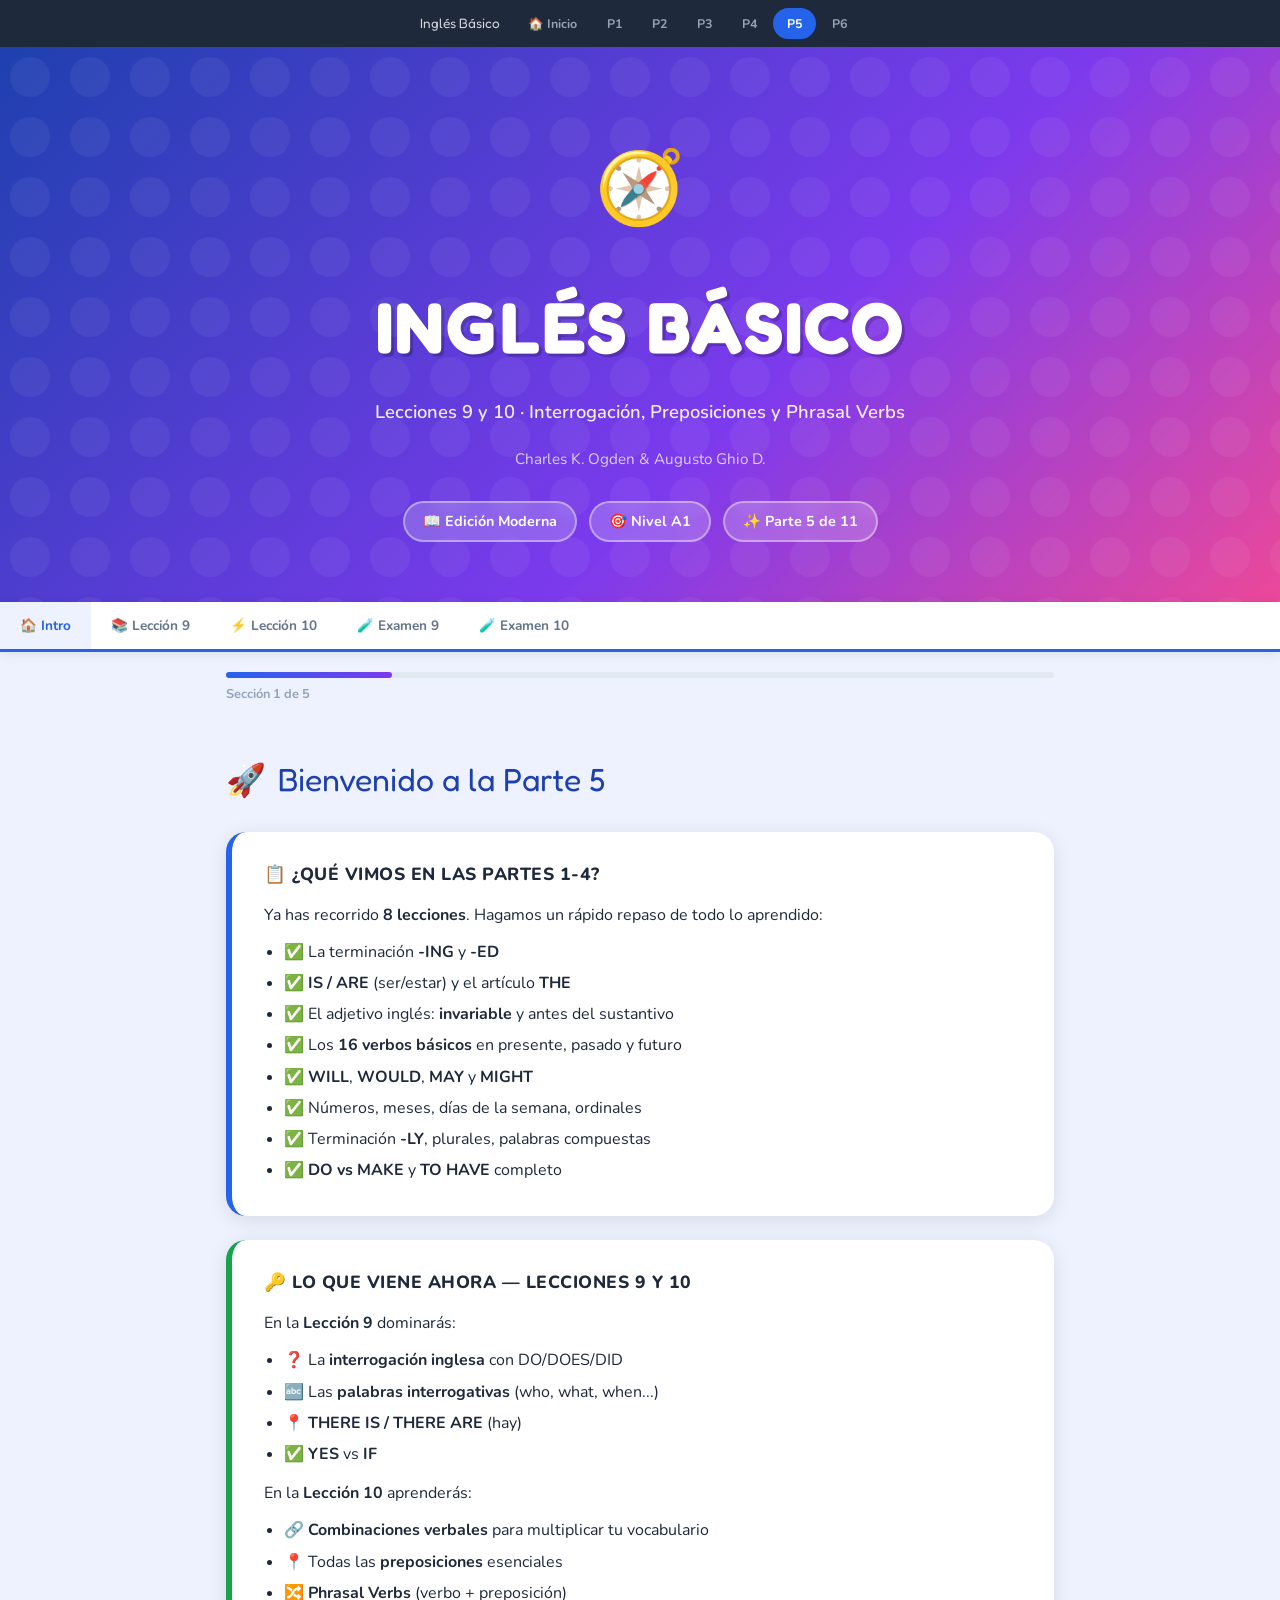
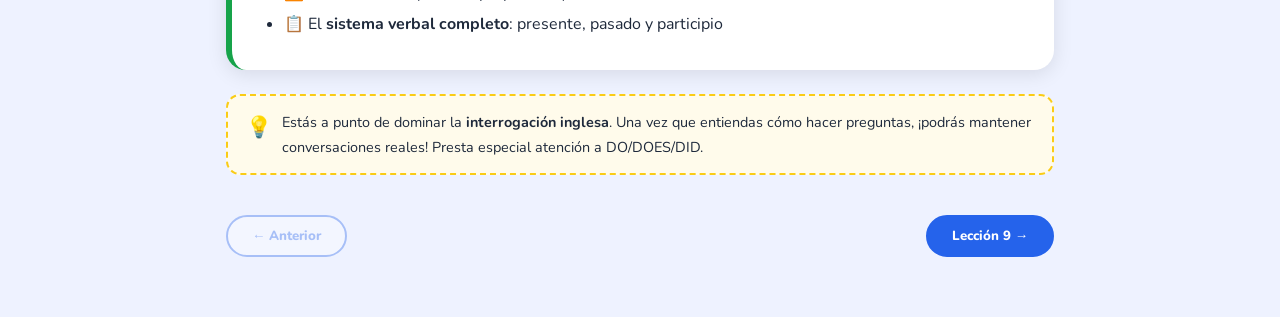
<file: parte5.html>
<!DOCTYPE html>
<html lang="es">
<head>
<meta charset="UTF-8">
<meta name="viewport" content="width=device-width, initial-scale=1.0">
<title>Inglés Básico — Parte 5</title>
<link href="https://fonts.googleapis.com/css2?family=Nunito:wght@400;600;700;800;900&family=Fredoka+One&display=swap" rel="stylesheet">
<link rel="stylesheet" href="styles.css">
</head>
<body>
<nav class="partes-nav">
  <span class="partes-nav-titulo">Inglés Básico</span>
  <a href="inicio.html">🏠 Inicio</a>
  <a href="index.html">P1</a>
  <a href="parte2.html">P2</a>
  <a href="parte3.html">P3</a>
  <a href="parte4.html">P4</a>
  <a href="parte5.html" class="activo">P5</a>
  <a href="parte6.html">P6</a>
</nav>

<!-- PORTADA -->
<div class="portada">
  <span class="portada-emoji">🧭</span>
  <h1>INGLÉS BÁSICO</h1>
  <div class="subtitulo">Lecciones 9 y 10 · Interrogación, Preposiciones y Phrasal Verbs</div>
  <div class="autores">Charles K. Ogden &amp; Augusto Ghio D.</div>
  <div class="badges">
    <span class="badge">📖 Edición Moderna</span>
    <span class="badge">🎯 Nivel A1</span>
    <span class="badge">✨ Parte 5 de 11</span>
  </div>
</div>

<!-- NAV -->
<nav class="nav-seccion" id="nav">
  <button class="nav-btn activo" onclick="ir(0)">🏠 Intro</button>
  <button class="nav-btn" onclick="ir(1)">📚 Lección 9</button>
  <button class="nav-btn" onclick="ir(2)">⚡ Lección 10</button>
  <button class="nav-btn" onclick="ir(3)">🧪 Examen 9</button>
  <button class="nav-btn" onclick="ir(4)">🧪 Examen 10</button>
</nav>

<!-- BARRA PROGRESO -->
<div class="contenedor" style="padding-top:20px; padding-bottom:0;">
  <div class="barra-progreso"><div class="barra-fill" id="fill" style="width:20%"></div></div>
  <div class="progreso-texto" id="prog">Sección 1 de 5</div>
</div>

<!-- ═══════════════════════════════════════════════════ -->
<!-- SECCIÓN 0 — INTRODUCCIÓN / REPASO -->
<!-- ═══════════════════════════════════════════════════ -->
<div class="contenedor">
<section class="seccion visible" id="s0">

  <div class="titulo-seccion" style="color:#1E40AF;"><span>🚀</span> Bienvenido a la Parte 5</div>

  <div class="card">
    <h3>📋 ¿Qué vimos en las Partes 1-4?</h3>
    <p>Ya has recorrido <strong>8 lecciones</strong>. Hagamos un rápido repaso de todo lo aprendido:</p>
    <ul style="margin-left:20px; margin-top:8px;">
      <li style="margin-bottom:4px;">✅ La terminación <strong>-ING</strong> y <strong>-ED</strong></li>
      <li style="margin-bottom:4px;">✅ <strong>IS / ARE</strong> (ser/estar) y el artículo <strong>THE</strong></li>
      <li style="margin-bottom:4px;">✅ El adjetivo inglés: <strong>invariable</strong> y antes del sustantivo</li>
      <li style="margin-bottom:4px;">✅ Los <strong>16 verbos básicos</strong> en presente, pasado y futuro</li>
      <li style="margin-bottom:4px;">✅ <strong>WILL</strong>, <strong>WOULD</strong>, <strong>MAY</strong> y <strong>MIGHT</strong></li>
      <li style="margin-bottom:4px;">✅ Números, meses, días de la semana, ordinales</li>
      <li style="margin-bottom:4px;">✅ Terminación <strong>-LY</strong>, plurales, palabras compuestas</li>
      <li style="margin-bottom:4px;">✅ <strong>DO vs MAKE</strong> y <strong>TO HAVE</strong> completo</li>
    </ul>
  </div>

  <div class="card verde">
    <h3>🔑 Lo que viene ahora — Lecciones 9 y 10</h3>
    <p>En la <strong>Lección 9</strong> dominarás:</p>
    <ul style="margin-left:20px; margin-top:8px;">
      <li style="margin-bottom:4px;">❓ La <strong>interrogación inglesa</strong> con DO/DOES/DID</li>
      <li style="margin-bottom:4px;">🔤 Las <strong>palabras interrogativas</strong> (who, what, when...)</li>
      <li style="margin-bottom:4px;">📍 <strong>THERE IS / THERE ARE</strong> (hay)</li>
      <li style="margin-bottom:4px;">✅ <strong>YES</strong> vs <strong>IF</strong></li>
    </ul>
    <p style="margin-top:12px;">En la <strong>Lección 10</strong> aprenderás:</p>
    <ul style="margin-left:20px; margin-top:8px;">
      <li style="margin-bottom:4px;">🔗 <strong>Combinaciones verbales</strong> para multiplicar tu vocabulario</li>
      <li style="margin-bottom:4px;">📍 Todas las <strong>preposiciones</strong> esenciales</li>
      <li style="margin-bottom:4px;">🔀 <strong>Phrasal Verbs</strong> (verbo + preposición)</li>
      <li style="margin-bottom:4px;">📋 El <strong>sistema verbal completo</strong>: presente, pasado y participio</li>
    </ul>
  </div>

  <div class="tip">
    <span class="tip-ico">💡</span>
    <span>Estás a punto de dominar la <strong>interrogación inglesa</strong>. Una vez que entiendas cómo hacer preguntas, ¡podrás mantener conversaciones reales! Presta especial atención a DO/DOES/DID.</span>
  </div>

  <div class="nav-bottom">
    <button class="btn-nav" disabled>← Anterior</button>
    <button class="btn-nav primario" onclick="ir(1)">Lección 9 →</button>
  </div>
</section>

<!-- ═══════════════════════════════════════════════════ -->
<!-- SECCIÓN 1 — LECCIÓN 9 -->
<!-- ═══════════════════════════════════════════════════ -->
<section class="seccion" id="s1">

  <div class="titulo-seccion" style="color:#7C3AED;"><span>📚</span> Lección 9</div>

  <!-- Vocabulario nuevo -->
  <div class="card violeta">
    <h3>📖 Vocabulario Nuevo — Lección 9</h3>
    <div class="vocab-grid">
      <div class="vocab-card"><div class="en">Meeting</div><div class="pron">(míiting)</div><div class="es">Reunión</div></div>
      <div class="vocab-card"><div class="en">Quiet</div><div class="pron">(kuáiet)</div><div class="es">Tranquilo</div></div>
      <div class="vocab-card"><div class="en">England</div><div class="pron">(íngland)</div><div class="es">Inglaterra</div></div>
      <div class="vocab-card"><div class="en">Nation</div><div class="pron">(néiSHon)</div><div class="es">Nación</div></div>
      <div class="vocab-card"><div class="en">Lift</div><div class="pron">(lift)</div><div class="es">Ascensor</div></div>
      <div class="vocab-card"><div class="en">Care</div><div class="pron">(kéaR)</div><div class="es">Cuidado</div></div>
      <div class="vocab-card"><div class="en">Month</div><div class="pron">(manz)</div><div class="es">Mes</div></div>
      <div class="vocab-card"><div class="en">Week</div><div class="pron">(uíik)</div><div class="es">Semana</div></div>
      <div class="vocab-card"><div class="en">Question</div><div class="pron">(kuéstchon)</div><div class="es">Pregunta</div></div>
      <div class="vocab-card"><div class="en">Answer</div><div class="pron">(ánseR)</div><div class="es">Respuesta</div></div>
      <div class="vocab-card"><div class="en">Hard</div><div class="pron">(jaaRd)</div><div class="es">Duro / Difícil</div></div>
      <div class="vocab-card"><div class="en">Soft</div><div class="pron">(soft)</div><div class="es">Suave</div></div>
      <div class="vocab-card"><div class="en">Before</div><div class="pron">(bifóoR)</div><div class="es">Antes</div></div>
      <div class="vocab-card"><div class="en">After</div><div class="pron">(áfteR)</div><div class="es">Después</div></div>
      <div class="vocab-card"><div class="en">Ready</div><div class="pron">(rédi)</div><div class="es">Listo</div></div>
      <div class="vocab-card"><div class="en">To be</div><div class="pron">(tu bíi)</div><div class="es">Ser / Estar</div></div>
      <div class="vocab-card"><div class="en">Been</div><div class="pron">(bíin)</div><div class="es">Sido / Estado</div></div>
      <div class="vocab-card"><div class="en">Long</div><div class="pron">(lóng)</div><div class="es">Largo</div></div>
      <div class="vocab-card"><div class="en">Tall</div><div class="pron">(tóol)</div><div class="es">Alto</div></div>
      <div class="vocab-card"><div class="en">Bath</div><div class="pron">(báz)</div><div class="es">Baño</div></div>
      <div class="vocab-card"><div class="en">To see</div><div class="pron">(tu síi)</div><div class="es">Ver</div></div>
      <div class="vocab-card"><div class="en">Seen</div><div class="pron">(síin)</div><div class="es">Visto</div></div>
      <div class="vocab-card"><div class="en">Time</div><div class="pron">(taim)</div><div class="es">Tiempo / Hora</div></div>
      <div class="vocab-card"><div class="en">Bathroom</div><div class="pron">(bázruum)</div><div class="es">Baño (habitación)</div></div>
      <div class="vocab-card"><div class="en">Now</div><div class="pron">(náu)</div><div class="es">Ahora</div></div>
      <div class="vocab-card"><div class="en">Order</div><div class="pron">(óordeR)</div><div class="es">Orden</div></div>
      <div class="vocab-card"><div class="en">Right</div><div class="pron">(rait)</div><div class="es">Correcto / Derecho</div></div>
      <div class="vocab-card"><div class="en">Secret</div><div class="pron">(síicret)</div><div class="es">Secreto</div></div>
      <div class="vocab-card"><div class="en">Full</div><div class="pron">(ful)</div><div class="es">Lleno</div></div>
      <div class="vocab-card"><div class="en">Round</div><div class="pron">(ráund)</div><div class="es">Redondo</div></div>
      <div class="vocab-card"><div class="en">Expert</div><div class="pron">(ékspeRt)</div><div class="es">Experto</div></div>
    </div>
  </div>

  <!-- LA INTERROGACIÓN INGLESA - Presente con DO/DOES -->
  <div class="card coral">
    <h3>❓ La Interrogación Inglesa — Presente con DO/DOES</h3>
    <div class="regla">
      <div class="regla-titulo">📌 Regla fundamental</div>
      <p>Para hacer preguntas en inglés, coloca <strong>DO</strong> antes del pronombre. Con <em>he/she</em> usa <strong>DOES</strong>. El verbo va en su <strong>forma base</strong> (sin -s).</p>
      <p style="color:#64748B;margin-top:4px;">¡DO/DOES no se traduce al español! Es la "marca" de pregunta.</p>
    </div>

    <table class="conj-tabla">
      <tr><th colspan="4">TO SEND = ENVIAR (Presente interrogativo)</th></tr>
      <tr><td class="en-c">Do I send?</td><td class="es-c">¿Envío yo?</td><td class="en-c">Do we send?</td><td class="es-c">¿Enviamos?</td></tr>
      <tr><td class="en-c">Do you send?</td><td class="es-c">¿Envía usted?</td><td class="en-c">Do you send?</td><td class="es-c">¿Envían ustedes?</td></tr>
      <tr><td class="en-c">Does he send?</td><td class="es-c">¿Envía él?</td><td class="en-c">Do they send?</td><td class="es-c">¿Envían ellos?</td></tr>
    </table>

    <table class="conj-tabla" style="margin-top:12px;">
      <tr><th colspan="4">TO GO = IR (Presente interrogativo)</th></tr>
      <tr><td class="en-c">Do I go?</td><td class="es-c">¿Voy yo?</td><td class="en-c">Do we go?</td><td class="es-c">¿Vamos?</td></tr>
      <tr><td class="en-c">Do you go?</td><td class="es-c">¿Va usted?</td><td class="en-c">Do you go?</td><td class="es-c">¿Van ustedes?</td></tr>
      <tr><td class="en-c">Does he go?</td><td class="es-c">¿Va él?</td><td class="en-c">Do they go?</td><td class="es-c">¿Van ellos?</td></tr>
    </table>

    <ul class="frases" style="margin-top:16px;">
      <li><span class="en-frase">Do you have a pencil?</span><span class="es-frase">¿Tiene usted un lápiz?</span></li>
      <li><span class="en-frase">Does she make good bread?</span><span class="es-frase">¿Hace ella buen pan?</span></li>
      <li><span class="en-frase">Do they see the mountain?</span><span class="es-frase">¿Ven ellos la montaña?</span></li>
      <li><span class="en-frase">Does he put sugar in his drink?</span><span class="es-frase">¿Pone él azúcar en su bebida?</span></li>
      <li><span class="en-frase">Do you keep the money in the box?</span><span class="es-frase">¿Mantiene usted el dinero en la caja?</span></li>
    </ul>

    <div class="tip" style="margin-top:12px;"><span class="tip-ico">⚠️</span><span>Con DOES, el verbo <strong>pierde la -s</strong>: "He goes" → "Does he go?" (NO "does he goes"). ¡Recuerda: DOES ya lleva la -s!</span></div>
  </div>

  <!-- PASADO INTERROGATIVO con DID -->
  <div class="card violeta">
    <h3>⏪ Pasado Interrogativo con DID</h3>
    <div class="regla">
      <div class="regla-titulo">📌 Regla</div>
      <p>Para preguntar en pasado, coloca <strong>DID</strong> antes del pronombre y usa el verbo en <strong>presente</strong> (forma base). DID = "marca" de pasado interrogativo.</p>
    </div>

    <table class="conj-tabla">
      <tr><th colspan="4">TO DO = HACER (Pasado interrogativo)</th></tr>
      <tr><td class="en-c">Did I do?</td><td class="es-c">¿Hice yo?</td><td class="en-c">Did we do?</td><td class="es-c">¿Hicimos?</td></tr>
      <tr><td class="en-c">Did you do?</td><td class="es-c">¿Hizo usted?</td><td class="en-c">Did you do?</td><td class="es-c">¿Hicieron ustedes?</td></tr>
      <tr><td class="en-c">Did he do?</td><td class="es-c">¿Hizo él?</td><td class="en-c">Did they do?</td><td class="es-c">¿Hicieron ellos?</td></tr>
    </table>

    <ul class="frases" style="margin-top:16px;">
      <li><span class="en-frase">Did we send the letters?</span><span class="es-frase">¿Enviamos las cartas?</span></li>
      <li><span class="en-frase">Did you make that table?</span><span class="es-frase">¿Hizo usted esa mesa?</span></li>
      <li><span class="en-frase">Did she come by train?</span><span class="es-frase">¿Vino ella en tren?</span></li>
      <li><span class="en-frase">Did he go to the meeting?</span><span class="es-frase">¿Fue él a la reunión?</span></li>
      <li><span class="en-frase">Did they see the new house?</span><span class="es-frase">¿Vieron ellos la nueva casa?</span></li>
    </ul>

    <div class="tip" style="margin-top:12px;"><span class="tip-ico">🧠</span><span>DID = DO en pasado. Lo mismo que DO/DOES pero para preguntas en pasado. El verbo vuelve a su forma base. <strong>"Did you went?"</strong> es INCORRECTO. Correcto: <strong>Did you go?</strong></span></div>
  </div>

  <!-- INTERROGACIÓN CON WILL, WOULD, MAY, MIGHT -->
  <div class="card verde">
    <h3>🚀 Interrogación con WILL, WOULD, MAY, MIGHT</h3>
    <div class="regla">
      <div class="regla-titulo">📌 Regla (muy fácil)</div>
      <p>Simplemente coloca <strong>will / would / may / might</strong> antes del pronombre. Sin DO/DOES/DID. ¡El orden es el mismo que en español!</p>
    </div>

    <h4 style="color:#16A34A;margin-top:12px;">WILL (futuro interrogativo)</h4>
    <ul class="frases">
      <li><span class="en-frase">Will I get a letter?</span><span class="es-frase">¿Conseguiré una carta?</span></li>
      <li><span class="en-frase">Will they say yes?</span><span class="es-frase">¿Dirán ellos que sí?</span></li>
      <li><span class="en-frase">Will she send the money?</span><span class="es-frase">¿Enviará ella el dinero?</span></li>
      <li><span class="en-frase">Will he go to England?</span><span class="es-frase">¿Irá él a Inglaterra?</span></li>
    </ul>

    <h4 style="color:#16A34A;margin-top:12px;">WOULD (condicional interrogativo)</h4>
    <ul class="frases">
      <li><span class="en-frase">Would they come?</span><span class="es-frase">¿Vendrían ellos?</span></li>
      <li><span class="en-frase">Would you give an answer?</span><span class="es-frase">¿Daría usted una respuesta?</span></li>
    </ul>

    <h4 style="color:#16A34A;margin-top:12px;">MAY / MIGHT (posibilidad interrogativa)</h4>
    <ul class="frases">
      <li><span class="en-frase">May she send it?</span><span class="es-frase">¿Puede ella enviarlo?</span></li>
      <li><span class="en-frase">Might he go tomorrow?</span><span class="es-frase">¿Podría él ir mañana?</span></li>
    </ul>
  </div>

  <!-- INTERROGACIÓN CON TO BE Y TO HAVE -->
  <div class="card rosa">
    <h3>🔄 Interrogación con TO BE y TO HAVE</h3>
    <div class="regla">
      <div class="regla-titulo">📌 Regla importante</div>
      <p>Con <strong>to be</strong> y <strong>to have</strong>, <strong>NO se usa DO/DOES/DID</strong>. Simplemente se invierte el verbo con el pronombre, igual que en español.</p>
    </div>

    <h4 style="color:#BE185D;margin-top:12px;">TO BE (presente)</h4>
    <table class="conj-tabla">
      <tr><td class="en-c">Am I?</td><td class="es-c">¿Soy yo? / ¿Estoy?</td><td class="en-c">Are we?</td><td class="es-c">¿Somos? / ¿Estamos?</td></tr>
      <tr><td class="en-c">Are you?</td><td class="es-c">¿Es usted? / ¿Está?</td><td class="en-c">Are you?</td><td class="es-c">¿Son? / ¿Están?</td></tr>
      <tr><td class="en-c">Is he?</td><td class="es-c">¿Es él? / ¿Está?</td><td class="en-c">Are they?</td><td class="es-c">¿Son? / ¿Están?</td></tr>
    </table>

    <ul class="frases" style="margin-top:12px;">
      <li><span class="en-frase">Is he wrong?</span><span class="es-frase">¿Está él equivocado?</span></li>
      <li><span class="en-frase">Are they ready?</span><span class="es-frase">¿Están ellos listos?</span></li>
      <li><span class="en-frase">Is this your book?</span><span class="es-frase">¿Es éste su libro?</span></li>
      <li><span class="en-frase">Are we late?</span><span class="es-frase">¿Estamos atrasados?</span></li>
    </ul>

    <h4 style="color:#BE185D;margin-top:16px;">TO HAVE (presente) — como "haber"</h4>
    <ul class="frases">
      <li><span class="en-frase">Has he done his work?</span><span class="es-frase">¿Ha hecho él su trabajo?</span></li>
      <li><span class="en-frase">Have they seen the garden?</span><span class="es-frase">¿Han visto ellos el jardín?</span></li>
      <li><span class="en-frase">Has she sent the answer?</span><span class="es-frase">¿Ha enviado ella la respuesta?</span></li>
    </ul>

    <h4 style="color:#BE185D;margin-top:16px;">Presente compuesto interrogativo (BE + -ING)</h4>
    <ul class="frases">
      <li><span class="en-frase">Is he going to the meeting?</span><span class="es-frase">¿Está él yendo a la reunión?</span></li>
      <li><span class="en-frase">Are they sending the letters?</span><span class="es-frase">¿Están ellos enviando las cartas?</span></li>
      <li><span class="en-frase">Is she making the meal?</span><span class="es-frase">¿Está ella haciendo la comida?</span></li>
    </ul>
  </div>

  <!-- PALABRAS INTERROGATIVAS -->
  <div class="card violeta">
    <h3>🔤 Palabras Interrogativas</h3>
    <p>Estas 9 palabras son la base de cualquier pregunta en inglés. ¡Apréndelas de memoria!</p>
    <div class="qw-grid">
      <div class="qw-card">
        <div class="qw-es">Quién</div>
        <div class="qw-en">Who</div>
        <div class="qw-pron">(juu)</div>
        <div class="qw-ej">Ej: <span>Who is that man?</span> ¿Quién es ese hombre?</div>
      </div>
      <div class="qw-card">
        <div class="qw-es">A quién / Para quién</div>
        <div class="qw-en">Whom</div>
        <div class="qw-pron">(juum)</div>
        <div class="qw-ej">Ej: <span>Whom did you see?</span> ¿A quién vio usted?</div>
      </div>
      <div class="qw-card">
        <div class="qw-es">Cuál</div>
        <div class="qw-en">Which</div>
        <div class="qw-pron">(uích)</div>
        <div class="qw-ej">Ej: <span>Which book is yours?</span> ¿Cuál libro es suyo?</div>
      </div>
      <div class="qw-card">
        <div class="qw-es">Dónde</div>
        <div class="qw-en">Where</div>
        <div class="qw-pron">(uéaR)</div>
        <div class="qw-ej">Ej: <span>Where is the bathroom?</span> ¿Dónde está el baño?</div>
      </div>
      <div class="qw-card">
        <div class="qw-es">Cuándo</div>
        <div class="qw-en">When</div>
        <div class="qw-pron">(uén)</div>
        <div class="qw-ej">Ej: <span>When will you come?</span> ¿Cuándo vendrá usted?</div>
      </div>
      <div class="qw-card">
        <div class="qw-es">Qué</div>
        <div class="qw-en">What</div>
        <div class="qw-pron">(uát)</div>
        <div class="qw-ej">Ej: <span>What is that?</span> ¿Qué es eso?</div>
      </div>
      <div class="qw-card">
        <div class="qw-es">Por qué</div>
        <div class="qw-en">Why</div>
        <div class="qw-pron">(uái)</div>
        <div class="qw-ej">Ej: <span>Why did you go?</span> ¿Por qué fue usted?</div>
      </div>
      <div class="qw-card">
        <div class="qw-es">Cómo</div>
        <div class="qw-en">How</div>
        <div class="qw-pron">(jáu)</div>
        <div class="qw-ej">Ej: <span>How do you make that?</span> ¿Cómo hace usted eso?</div>
      </div>
      <div class="qw-card">
        <div class="qw-es">De quién</div>
        <div class="qw-en">Whose</div>
        <div class="qw-pron">(juus)</div>
        <div class="qw-ej">Ej: <span>Whose hat is this?</span> ¿De quién es este sombrero?</div>
      </div>
    </div>

    <div class="tip" style="margin-top:12px;"><span class="tip-ico">📌</span><span>Las preguntas con palabra interrogativa siguen la misma estructura: <strong>Palabra interrogativa + DO/DOES/DID + sujeto + verbo.</strong> Ej: "Where do you live?" = ¿Dónde vive usted?</span></div>
  </div>

  <!-- THERE IS / THERE ARE -->
  <div class="card amarillo">
    <h3>📍 THERE IS / THERE ARE — "Hay"</h3>
    <div class="regla">
      <div class="regla-titulo">📌 Regla</div>
      <p><strong>There is</strong> = hay (singular). <strong>There are</strong> = hay (plural). La palabra <strong>there</strong> en estas frases NO significa "allá" — es parte de la expresión "hay".</p>
    </div>

    <div style="display:flex;gap:12px;flex-wrap:wrap;margin:16px 0;">
      <div style="background:#FEF3C7;border-radius:14px;padding:14px 20px;flex:1;min-width:160px;text-align:center;">
        <div style="font-family:'Fredoka One',cursive;font-size:1.3rem;color:#92400E;">There is</div>
        <div style="font-weight:700;">(déaR iz)</div>
        <div style="font-size:0.85rem;margin-top:4px;">Hay (singular)</div>
      </div>
      <div style="background:#FEF3C7;border-radius:14px;padding:14px 20px;flex:1;min-width:160px;text-align:center;">
        <div style="font-family:'Fredoka One',cursive;font-size:1.3rem;color:#92400E;">There are</div>
        <div style="font-weight:700;">(déaR aR)</div>
        <div style="font-size:0.85rem;margin-top:4px;">Hay (plural)</div>
      </div>
    </div>

    <h4 style="color:#92400E;">Presente</h4>
    <ul class="frases">
      <li><span class="en-frase">There is a book on the table</span><span class="es-frase">Hay un libro sobre la mesa</span></li>
      <li><span class="en-frase">There are two apples</span><span class="es-frase">Hay dos manzanas</span></li>
      <li><span class="en-frase">There is a meeting today</span><span class="es-frase">Hay una reunión hoy</span></li>
    </ul>

    <h4 style="color:#92400E;margin-top:12px;">Pasado: There was / There were (Había / Hubo)</h4>
    <ul class="frases">
      <li><span class="en-frase">There was a man here</span><span class="es-frase">Había un hombre aquí</span></li>
      <li><span class="en-frase">There were three boys</span><span class="es-frase">Había tres niños</span></li>
    </ul>

    <h4 style="color:#92400E;margin-top:12px;">Futuro: There will be (Habrá)</h4>
    <ul class="frases">
      <li><span class="en-frase">There will be a meeting</span><span class="es-frase">Habrá una reunión</span></li>
      <li><span class="en-frase">There will be many people</span><span class="es-frase">Habrá mucha gente</span></li>
    </ul>

    <h4 style="color:#92400E;margin-top:12px;">Interrogativo</h4>
    <ul class="frases">
      <li><span class="en-frase">Is there a bathroom here?</span><span class="es-frase">¿Hay un baño aquí?</span></li>
      <li><span class="en-frase">Are there many books?</span><span class="es-frase">¿Hay muchos libros?</span></li>
      <li><span class="en-frase">Was there a meeting?</span><span class="es-frase">¿Hubo una reunión?</span></li>
      <li><span class="en-frase">Were there many people?</span><span class="es-frase">¿Había mucha gente?</span></li>
    </ul>
  </div>

  <!-- YES e IF -->
  <div class="card verde">
    <h3>✅ YES e IF — No los confundas</h3>
    <div style="display:flex;gap:12px;flex-wrap:wrap;margin:16px 0;">
      <div style="background:#DCFCE7;border-radius:14px;padding:14px 20px;flex:1;min-width:160px;text-align:center;">
        <div style="font-family:'Fredoka One',cursive;font-size:1.8rem;color:#16A34A;">YES</div>
        <div style="font-weight:700;color:#166534;">(yés)</div>
        <div style="font-size:0.85rem;margin-top:4px;">Sí</div>
        <div style="font-size:0.8rem;color:#64748B;margin-top:4px;">Para responder afirmativamente</div>
      </div>
      <div style="background:#DBEAFE;border-radius:14px;padding:14px 20px;flex:1;min-width:160px;text-align:center;">
        <div style="font-family:'Fredoka One',cursive;font-size:1.8rem;color:#2563EB;">IF</div>
        <div style="font-weight:700;color:#1E40AF;">(if)</div>
        <div style="font-size:0.85rem;margin-top:4px;">Si (condicional)</div>
        <div style="font-size:0.8rem;color:#64748B;margin-top:4px;">Para plantear condiciones</div>
      </div>
    </div>
    <ul class="frases">
      <li><span class="en-frase">Yes, I will go</span><span class="es-frase">Sí, yo iré</span></li>
      <li><span class="en-frase">If I go, he will come</span><span class="es-frase">Si yo voy, él vendrá</span></li>
      <li><span class="en-frase">If you have time, come here</span><span class="es-frase">Si usted tiene tiempo, venga aquí</span></li>
    </ul>
    <div class="tip"><span class="tip-ico">⚠️</span><span>En español la misma palabra "sí" se usa para afirmar y para condicionar. En inglés son dos palabras distintas: <strong>Yes</strong> (afirmación) y <strong>If</strong> (condición).</span></div>
  </div>

  <!-- El adjetivo inglés es invariable (review) -->
  <div class="card coral">
    <h3>📐 Repaso: El Adjetivo Inglés es INVARIABLE</h3>
    <div class="regla">
      <div class="regla-titulo">📌 Regla (recordatorio)</div>
      <p>Los adjetivos ingleses <strong>no cambian</strong> para plural, femenino ni masculino. Una sola forma sirve para todo.</p>
    </div>
    <div class="vocab-grid">
      <div class="vocab-card"><div class="en">Hard</div><div class="pron">(jaaRd)</div><div class="es">Duro/a/os/as</div></div>
      <div class="vocab-card"><div class="en">Soft</div><div class="pron">(soft)</div><div class="es">Suave/s</div></div>
      <div class="vocab-card"><div class="en">Full</div><div class="pron">(ful)</div><div class="es">Lleno/a/os/as</div></div>
      <div class="vocab-card"><div class="en">Ready</div><div class="pron">(rédi)</div><div class="es">Listo/a/os/as</div></div>
      <div class="vocab-card"><div class="en">Round</div><div class="pron">(ráund)</div><div class="es">Redondo/a/os/as</div></div>
      <div class="vocab-card"><div class="en">Secret</div><div class="pron">(síicret)</div><div class="es">Secreto/a/os/as</div></div>
      <div class="vocab-card"><div class="en">Right</div><div class="pron">(rait)</div><div class="es">Correcto/a/os/as</div></div>
      <div class="vocab-card"><div class="en">Quiet</div><div class="pron">(kuáiet)</div><div class="es">Tranquilo/a/os/as</div></div>
    </div>
  </div>

  <div class="nav-bottom">
    <button class="btn-nav" onclick="ir(0)">← Intro</button>
    <button class="btn-nav primario" onclick="ir(2)">Lección 10 →</button>
  </div>
</section>

<!-- ═══════════════════════════════════════════════════ -->
<!-- SECCIÓN 2 — LECCIÓN 10 -->
<!-- ═══════════════════════════════════════════════════ -->
<section class="seccion" id="s2">

  <div class="titulo-seccion" style="color:#EA580C;"><span>⚡</span> Lección 10</div>

  <!-- Vocabulario -->
  <div class="card coral">
    <h3>📖 Vocabulario Nuevo — Lección 10</h3>
    <div class="vocab-grid">
      <div class="vocab-card"><div class="en">Again</div><div class="pron">(aguén)</div><div class="es">Otra vez</div></div>
      <div class="vocab-card"><div class="en">Against</div><div class="pron">(aguénst)</div><div class="es">Contra</div></div>
      <div class="vocab-card"><div class="en">Almost</div><div class="pron">(óolmoust)</div><div class="es">Casi</div></div>
      <div class="vocab-card"><div class="en">Gold</div><div class="pron">(góuld)</div><div class="es">Oro</div></div>
      <div class="vocab-card"><div class="en">Finger</div><div class="pron">(fíngueR)</div><div class="es">Dedo</div></div>
      <div class="vocab-card"><div class="en">Hand</div><div class="pron">(jand)</div><div class="es">Mano</div></div>
      <div class="vocab-card"><div class="en">Nose</div><div class="pron">(nóus)</div><div class="es">Nariz</div></div>
      <div class="vocab-card"><div class="en">Hair</div><div class="pron">(jéaR)</div><div class="es">Pelo / Cabello</div></div>
      <div class="vocab-card"><div class="en">Heart</div><div class="pron">(jaaRt)</div><div class="es">Corazón</div></div>
      <div class="vocab-card"><div class="en">Knee</div><div class="pron">(níi)</div><div class="es">Rodilla</div></div>
      <div class="vocab-card"><div class="en">Face</div><div class="pron">(féis)</div><div class="es">Cara / Rostro</div></div>
      <div class="vocab-card"><div class="en">Female</div><div class="pron">(fímeil)</div><div class="es">Femenino / Hembra</div></div>
      <div class="vocab-card"><div class="en">Male</div><div class="pron">(méil)</div><div class="es">Masculino / Macho</div></div>
      <div class="vocab-card"><div class="en">Memory</div><div class="pron">(mémori)</div><div class="es">Memoria</div></div>
      <div class="vocab-card"><div class="en">Moon</div><div class="pron">(múun)</div><div class="es">Luna</div></div>
      <div class="vocab-card"><div class="en">Sun</div><div class="pron">(san)</div><div class="es">Sol</div></div>
    </div>
  </div>

  <!-- CÓMO HACER MÁS VERBOS (Combinaciones verbales) -->
  <div class="card violeta">
    <h3>🔗 Cómo Hacer Más Verbos — Combinaciones Verbales</h3>
    <p>En lugar de aprender miles de verbos nuevos, el inglés básico <strong>combina verbos comunes con sustantivos</strong> para crear cientos de acciones diferentes. ¡Es uno de los secretos más poderosos del método!</p>

    <h4 style="color:#7C3AED;margin-top:16px;">🤲 TO GIVE = DAR</h4>
    <p style="font-size:0.85rem;color:#64748B;">Combinando <strong>give</strong> con un sustantivo, produces nuevos verbos:</p>
    <div class="combo-grid">
      <div class="combo-card"><span class="combo-en">To give a cry</span> <span class="combo-es">Gritar</span></div>
      <div class="combo-card"><span class="combo-en">To give a laugh</span> <span class="combo-es">Reír</span></div>
      <div class="combo-card"><span class="combo-en">To give a smile</span> <span class="combo-es">Sonreír</span></div>
      <div class="combo-card"><span class="combo-en">To give an education</span> <span class="combo-es">Educar</span></div>
      <div class="combo-card"><span class="combo-en">To give an opinion</span> <span class="combo-es">Opinar</span></div>
      <div class="combo-card"><span class="combo-en">To give a reward</span> <span class="combo-es">Premiar</span></div>
      <div class="combo-card"><span class="combo-en">To give a push</span> <span class="combo-es">Empujar</span></div>
      <div class="combo-card"><span class="combo-en">To give a kiss</span> <span class="combo-es">Besar</span></div>
      <div class="combo-card"><span class="combo-en">To give an order</span> <span class="combo-es">Ordenar</span></div>
    </div>

    <h4 style="color:#7C3AED;margin-top:16px;">✋ TO HAVE = TENER</h4>
    <div class="combo-grid">
      <div class="combo-card"><span class="combo-en">To have a discussion</span> <span class="combo-es">Discutir</span></div>
      <div class="combo-card"><span class="combo-en">To have a desire</span> <span class="combo-es">Desear</span></div>
      <div class="combo-card"><span class="combo-en">To have a drink</span> <span class="combo-es">Beber</span></div>
      <div class="combo-card"><span class="combo-en">To have a fight</span> <span class="combo-es">Pelear</span></div>
      <div class="combo-card"><span class="combo-en">To have a sleep</span> <span class="combo-es">Dormir</span></div>
      <div class="combo-card"><span class="combo-en">To have a meal</span> <span class="combo-es">Comer</span></div>
      <div class="combo-card"><span class="combo-en">To have a smoke</span> <span class="combo-es">Fumar</span></div>
      <div class="combo-card"><span class="combo-en">To have a pain</span> <span class="combo-es">Doler</span></div>
      <div class="combo-card"><span class="combo-en">To have a talk</span> <span class="combo-es">Conversar</span></div>
    </div>

    <h4 style="color:#7C3AED;margin-top:16px;">🔨 TO MAKE = HACER (fabricar)</h4>
    <div class="combo-grid">
      <div class="combo-card"><span class="combo-en">To make a protest</span> <span class="combo-es">Protestar</span></div>
      <div class="combo-card"><span class="combo-en">To make a journey</span> <span class="combo-es">Viajar</span></div>
      <div class="combo-card"><span class="combo-en">To make a present</span> <span class="combo-es">Regular</span></div>
      <div class="combo-card"><span class="combo-en">To make a change</span> <span class="combo-es">Cambiar</span></div>
      <div class="combo-card"><span class="combo-en">To make a start</span> <span class="combo-es">Empezar</span></div>
      <div class="combo-card"><span class="combo-en">To make a suggestion</span> <span class="combo-es">Sugerir</span></div>
      <div class="combo-card"><span class="combo-en">To make a decision</span> <span class="combo-es">Decidir</span></div>
      <div class="combo-card"><span class="combo-en">To make an error</span> <span class="combo-es">Equivocarse</span></div>
      <div class="combo-card"><span class="combo-en">To make an offer</span> <span class="combo-es">Ofrecer</span></div>
      <div class="combo-card"><span class="combo-en">To make an answer</span> <span class="combo-es">Responder</span></div>
      <div class="combo-card"><span class="combo-en">To make a discovery</span> <span class="combo-es">Descubrir</span></div>
    </div>

    <h4 style="color:#7C3AED;margin-top:16px;">🎯 TO GET = CONSEGUIR (volverse)</h4>
    <p style="font-size:0.85rem;color:#64748B;">Con TO GET se forman verbos que indican <strong>cambio de estado</strong>:</p>
    <div class="combo-grid">
      <div class="combo-card"><span class="combo-en">To get violent</span> <span class="combo-es">Volverse violento</span></div>
      <div class="combo-card"><span class="combo-en">To get strong</span> <span class="combo-es">Fortalecerse</span></div>
      <div class="combo-card"><span class="combo-en">To get tired</span> <span class="combo-es">Cansarse</span></div>
      <div class="combo-card"><span class="combo-en">To get well</span> <span class="combo-es">Reponerse</span></div>
      <div class="combo-card"><span class="combo-en">To get thin</span> <span class="combo-es">Adelgazar</span></div>
      <div class="combo-card"><span class="combo-en">To get ill</span> <span class="combo-es">Enfermarse</span></div>
      <div class="combo-card"><span class="combo-en">To get dry</span> <span class="combo-es">Secarse</span></div>
      <div class="combo-card"><span class="combo-en">To get wet</span> <span class="combo-es">Mojarse</span></div>
    </div>

    <h4 style="color:#7C3AED;margin-top:16px;">🤚 TO KEEP = MANTENER</h4>
    <div class="combo-grid">
      <div class="combo-card"><span class="combo-en">To keep awake</span> <span class="combo-es">Mantenerse despierto</span></div>
      <div class="combo-card"><span class="combo-en">To keep quiet</span> <span class="combo-es">Guardar silencio</span></div>
      <div class="combo-card"><span class="combo-en">To keep secret</span> <span class="combo-es">Mantener en secreto</span></div>
      <div class="combo-card"><span class="combo-en">To keep clean</span> <span class="combo-es">Mantener limpio</span></div>
    </div>

    <div class="tip" style="margin-top:16px;"><span class="tip-ico">💡</span><span>¡Este es el verdadero poder del inglés básico! En lugar de aprender "sonreír", "gritar", "reír", "besar" como verbos separados, solo necesitas <strong>give</strong> + el sustantivo correspondiente. Multiplicas tu vocabulario sin memorizar nuevos verbos.</span></div>
  </div>

  <!-- PREPOSICIONES -->
  <div class="card verde">
    <h3>📍 Preposiciones</h3>
    <p>Las preposiciones son palabras que indican <strong>posición, dirección, tiempo o relación</strong>. Apréndelas con ejemplos.</p>
    <div class="prep-grid">
      <div class="prep-card"><span class="prep-en">About</span> <span class="prep-es">Acerca de</span></div>
      <div class="prep-card"><span class="prep-en">After</span> <span class="prep-es">Después de</span></div>
      <div class="prep-card"><span class="prep-en">Among</span> <span class="prep-es">Entre (varios)</span></div>
      <div class="prep-card"><span class="prep-en">At</span> <span class="prep-es">En / A</span></div>
      <div class="prep-card"><span class="prep-en">Before</span> <span class="prep-es">Antes de</span></div>
      <div class="prep-card"><span class="prep-en">Between</span> <span class="prep-es">Entre (dos)</span></div>
      <div class="prep-card"><span class="prep-en">By</span> <span class="prep-es">Por / Junto a</span></div>
      <div class="prep-card"><span class="prep-en">Down</span> <span class="prep-es">Abajo</span></div>
      <div class="prep-card"><span class="prep-en">For</span> <span class="prep-es">Para / Por</span></div>
      <div class="prep-card"><span class="prep-en">From</span> <span class="prep-es">De / Desde</span></div>
      <div class="prep-card"><span class="prep-en">In</span> <span class="prep-es">En / Dentro de</span></div>
      <div class="prep-card"><span class="prep-en">Of</span> <span class="prep-es">De</span></div>
      <div class="prep-card"><span class="prep-en">Off</span> <span class="prep-es">Fuera de</span></div>
      <div class="prep-card"><span class="prep-en">On</span> <span class="prep-es">Sobre / En</span></div>
      <div class="prep-card"><span class="prep-en">Out</span> <span class="prep-es">Fuera</span></div>
      <div class="prep-card"><span class="prep-en">Over</span> <span class="prep-es">Sobre / Encima</span></div>
      <div class="prep-card"><span class="prep-en">Through</span> <span class="prep-es">A través de</span></div>
      <div class="prep-card"><span class="prep-en">To</span> <span class="prep-es">A / Hacia</span></div>
      <div class="prep-card"><span class="prep-en">Under</span> <span class="prep-es">Debajo de</span></div>
      <div class="prep-card"><span class="prep-en">Up</span> <span class="prep-es">Arriba</span></div>
      <div class="prep-card"><span class="prep-en">With</span> <span class="prep-es">Con</span></div>
    </div>

    <h4 style="color:#16A34A;margin-top:12px;">Ejemplos con preposiciones</h4>
    <ul class="frases">
      <li><span class="en-frase">The hat is on the table</span><span class="es-frase">El sombrero está sobre la mesa</span></li>
      <li><span class="en-frase">The cat is under the bed</span><span class="es-frase">El gato está debajo de la cama</span></li>
      <li><span class="en-frase">He went to the store</span><span class="es-frase">Él fue a la tienda</span></li>
      <li><span class="en-frase">She came from England</span><span class="es-frase">Ella vino de Inglaterra</span></li>
      <li><span class="en-frase">I will go with you</span><span class="es-frase">Yo iré con usted</span></li>
      <li><span class="en-frase">Put it in the box</span><span class="es-frase">Póngalo en la caja</span></li>
      <li><span class="en-frase">He went through the door</span><span class="es-frase">Él fue a través de la puerta</span></li>
      <li><span class="en-frase">A book about plants</span><span class="es-frase">Un libro acerca de plantas</span></li>
    </ul>
  </div>

  <!-- PHRASAL VERBS -->
  <div class="card rosa">
    <h3>🔀 Verbos Combinados con Preposiciones (Phrasal Verbs)</h3>
    <p>Cuando un verbo se une a una preposición, se crea un <strong>phrasal verb</strong>: un nuevo significado que no siempre es la suma literal de sus partes.</p>

    <h4 style="color:#BE185D;margin-top:12px;">🚶 TO GO</h4>
    <div class="phrasal-grid">
      <div class="phrasal-card"><span class="ph-en">To go after</span> <span class="ph-es">Perseguir</span></div>
      <div class="phrasal-card"><span class="ph-en">To go up</span> <span class="ph-es">Subir</span></div>
      <div class="phrasal-card"><span class="ph-en">To go out</span> <span class="ph-es">Salir</span></div>
      <div class="phrasal-card"><span class="ph-en">To go on</span> <span class="ph-es">Continuar</span></div>
      <div class="phrasal-card"><span class="ph-en">To go in</span> <span class="ph-es">Entrar</span></div>
      <div class="phrasal-card"><span class="ph-en">To go with</span> <span class="ph-es">Acompañar</span></div>
    </div>

    <h4 style="color:#BE185D;margin-top:12px;">🤚 TO KEEP</h4>
    <div class="phrasal-grid">
      <div class="phrasal-card"><span class="ph-en">To keep on</span> <span class="ph-es">Proseguir</span></div>
      <div class="phrasal-card"><span class="ph-en">To keep under</span> <span class="ph-es">Oprimir</span></div>
    </div>

    <h4 style="color:#BE185D;margin-top:12px;">🚶 TO COME</h4>
    <div class="phrasal-grid">
      <div class="phrasal-card"><span class="ph-en">To come to</span> <span class="ph-es">Acercarse</span></div>
      <div class="phrasal-card"><span class="ph-en">To come in</span> <span class="ph-es">Entrar</span></div>
      <div class="phrasal-card"><span class="ph-en">To come with</span> <span class="ph-es">Acompañar</span></div>
      <div class="phrasal-card"><span class="ph-en">To come for</span> <span class="ph-es">Venir a buscar</span></div>
    </div>

    <h4 style="color:#BE185D;margin-top:12px;">⬆️ TO GET</h4>
    <div class="phrasal-grid">
      <div class="phrasal-card"><span class="ph-en">To get up</span> <span class="ph-es">Levantarse</span></div>
      <div class="phrasal-card"><span class="ph-en">To get out</span> <span class="ph-es">Salir</span></div>
    </div>

    <h4 style="color:#BE185D;margin-top:12px;">📦 Otros Phrasal Verbs importantes</h4>
    <div class="phrasal-grid">
      <div class="phrasal-card"><span class="ph-en">To let out</span> <span class="ph-es">Dejar salir</span></div>
      <div class="phrasal-card"><span class="ph-en">To take off</span> <span class="ph-es">Quitarse / Despegar</span></div>
      <div class="phrasal-card"><span class="ph-en">To give out</span> <span class="ph-es">Distribuir</span></div>
      <div class="phrasal-card"><span class="ph-en">To give up</span> <span class="ph-es">Rendirse</span></div>
      <div class="phrasal-card"><span class="ph-en">To put out</span> <span class="ph-es">Apagar</span></div>
      <div class="phrasal-card"><span class="ph-en">To put off</span> <span class="ph-es">Postergar</span></div>
      <div class="phrasal-card"><span class="ph-en">To put on</span> <span class="ph-es">Ponerse</span></div>
      <div class="phrasal-card"><span class="ph-en">To send for</span> <span class="ph-es">Mandar a buscar</span></div>
    </div>

    <div class="tip" style="margin-top:12px;"><span class="tip-ico">🧠</span><span>Los phrasal verbs son muy comunes en inglés cotidiano. Apréndelos como <strong>unidades completas</strong>, no como palabras separadas. "Give up" no es "dar arriba", es "rendirse".</span></div>
  </div>

  <!-- EL SISTEMA VERBAL INGLÉS -->
  <div class="card violeta">
    <h3>📋 El Sistema Verbal Inglés — Tabla Completa</h3>
    <p>Los 16 verbos en sus tres formas principales: <strong>presente, pasado y participio pasado.</strong> El participio se usa con TO HAVE para formar tiempos compuestos.</p>

    <table class="conj-tabla">
      <tr><th>#</th><th>Presente</th><th>Pasado</th><th>Participio Pasado</th><th>Español</th></tr>
      <tr><td class="en-c">1</td><td class="en-c">Give</td><td class="en-c">Gave</td><td class="en-c">Given</td><td class="es-c">Dar</td></tr>
      <tr><td class="en-c">2</td><td class="en-c">Send</td><td class="en-c">Sent</td><td class="en-c">Sent</td><td class="es-c">Enviar</td></tr>
      <tr><td class="en-c">3</td><td class="en-c">Take</td><td class="en-c">Took</td><td class="en-c">Taken</td><td class="es-c">Tomar</td></tr>
      <tr><td class="en-c">4</td><td class="en-c">Make</td><td class="en-c">Made</td><td class="en-c">Made</td><td class="es-c">Hacer</td></tr>
      <tr><td class="en-c">5</td><td class="en-c">Do</td><td class="en-c">Did</td><td class="en-c">Done</td><td class="es-c">Hacer</td></tr>
      <tr><td class="en-c">6</td><td class="en-c">Come</td><td class="en-c">Came</td><td class="en-c">Come</td><td class="es-c">Venir</td></tr>
      <tr><td class="en-c">7</td><td class="en-c">Go</td><td class="en-c">Went</td><td class="en-c">Gone</td><td class="es-c">Ir</td></tr>
      <tr><td class="en-c">8</td><td class="en-c">Have</td><td class="en-c">Had</td><td class="en-c">Had</td><td class="es-c">Haber / Tener</td></tr>
      <tr><td class="en-c">9</td><td class="en-c">Seem</td><td class="en-c">Seemed</td><td class="en-c">Seemed</td><td class="es-c">Parecer</td></tr>
      <tr><td class="en-c">10</td><td class="en-c">Get</td><td class="en-c">Got</td><td class="en-c">Got</td><td class="es-c">Conseguir</td></tr>
      <tr><td class="en-c">11</td><td class="en-c">Let</td><td class="en-c">Let</td><td class="en-c">Let</td><td class="es-c">Dejar</td></tr>
      <tr><td class="en-c">12</td><td class="en-c">See</td><td class="en-c">Saw</td><td class="en-c">Seen</td><td class="es-c">Ver</td></tr>
      <tr><td class="en-c">13</td><td class="en-c">Say</td><td class="en-c">Said</td><td class="en-c">Said</td><td class="es-c">Decir</td></tr>
      <tr><td class="en-c">14</td><td class="en-c">Put</td><td class="en-c">Put</td><td class="en-c">Put</td><td class="es-c">Poner</td></tr>
      <tr><td class="en-c">15</td><td class="en-c">Keep</td><td class="en-c">Kept</td><td class="en-c">Kept</td><td class="es-c">Mantener</td></tr>
      <tr><td class="en-c">16</td><td class="en-c">Be</td><td class="en-c">Was / Were</td><td class="en-c">Been</td><td class="es-c">Ser / Estar</td></tr>
    </table>

    <h4 style="color:#7C3AED;margin-top:20px;">Ejemplos con PARTICIPIO PASADO (TO HAVE + Participio)</h4>
    <ul class="frases">
      <li><span class="en-frase">I have given the money</span><span class="es-frase">Yo he dado el dinero</span></li>
      <li><span class="en-frase">He has sent the letter</span><span class="es-frase">Él ha enviado la carta</span></li>
      <li><span class="en-frase">She has taken the book</span><span class="es-frase">Ella ha tomado el libro</span></li>
      <li><span class="en-frase">We have made a decision</span><span class="es-frase">Nosotros hemos tomado una decisión</span></li>
      <li><span class="en-frase">They have done the work</span><span class="es-frase">Ellos han hecho el trabajo</span></li>
      <li><span class="en-frase">He has gone to London</span><span class="es-frase">Él ha ido a Londres</span></li>
      <li><span class="en-frase">I have seen that film</span><span class="es-frase">Yo he visto esa película</span></li>
      <li><span class="en-frase">She has said nothing</span><span class="es-frase">Ella no ha dicho nada</span></li>
      <li><span class="en-frase">He has put it on the table</span><span class="es-frase">Él lo ha puesto sobre la mesa</span></li>
      <li><span class="en-frase">They have kept the secret</span><span class="es-frase">Ellos han mantenido el secreto</span></li>
    </ul>

    <div class="tip" style="margin-top:12px;"><span class="tip-ico">📌</span><span>Fíjate: muchos verbos tienen el <strong>pasado y participio iguales</strong> (send-sent-sent, make-made-made, have-had-had, keep-kept-kept). Esto facilita el aprendizaje.</span></div>
  </div>

  <div class="nav-bottom">
    <button class="btn-nav" onclick="ir(1)">← Lección 9</button>
    <button class="btn-nav primario" onclick="ir(3)">Examen 9 →</button>
  </div>
</section>

<!-- ═══════════════════════════════════════════════════ -->
<!-- SECCIÓN 3 — EXAMEN LECCIÓN 9 -->
<!-- ═══════════════════════════════════════════════════ -->
<section class="seccion" id="s3">
  <div class="titulo-seccion" style="color:#DC2626;"><span>🧪</span> Examen — Lección 9</div>

  <div class="quiz-card">
    <div class="quiz-titulo">❓ Interrogación y There is/are</div>
    <p style="font-size:0.9rem;color:#64748B;margin-bottom:16px;">Traduce al español. Escribe tu respuesta y haz clic en "Verificar".</p>

    <div class="quiz-pregunta"><strong>1. Do you have a pencil? =</strong> <input class="quiz-input" id="q1" placeholder="Traducción..." data-ans="tiene usted un lapiz,tienes un lapiz,¿tiene usted un lápiz?,tiene usted un lápiz"></div>
    <div class="quiz-pregunta"><strong>2. Does she make bread? =</strong> <input class="quiz-input" id="q2" placeholder="Traducción..." data-ans="hace ella pan,¿hace ella pan?,ella hace pan"></div>
    <div class="quiz-pregunta"><strong>3. Did you see the garden? =</strong> <input class="quiz-input" id="q3" placeholder="Traducción..." data-ans="vio usted el jardin,viste el jardin,¿vio usted el jardín?,vio usted el jardín"></div>
    <div class="quiz-pregunta"><strong>4. Will they come tomorrow? =</strong> <input class="quiz-input" id="q4" placeholder="Traducción..." data-ans="vendran ellos mañana,vendrán ellos mañana,¿vendrán ellos mañana?"></div>
    <div class="quiz-pregunta"><strong>5. There is a book on the table =</strong> <input class="quiz-input" id="q5" placeholder="Traducción..." data-ans="hay un libro sobre la mesa,hay un libro en la mesa"></div>
    <div class="quiz-pregunta"><strong>6. Is there a bathroom here? =</strong> <input class="quiz-input" id="q6" placeholder="Traducción..." data-ans="hay un baño aqui,hay un baño aquí,¿hay un baño aquí?"></div>
    <div class="quiz-pregunta"><strong>7. Where is the bathroom? =</strong> <input class="quiz-input" id="q7" placeholder="Traducción..." data-ans="donde esta el baño,dónde está el baño,¿dónde está el baño?"></div>
    <div class="quiz-pregunta"><strong>8. What is that? =</strong> <input class="quiz-input" id="q8" placeholder="Traducción..." data-ans="que es eso,qué es eso,¿qué es eso?"></div>

    <button class="btn-verificar" onclick="verificar9()">✅ Verificar respuestas</button>
    <div class="resultado" id="resultado9"></div>
  </div>

  <div class="card violeta">
    <h3>🔤 Repaso: Palabras interrogativas</h3>
    <ul class="frases">
      <li><span class="en-frase">Who</span><span class="es-frase">Quién</span></li>
      <li><span class="en-frase">What</span><span class="es-frase">Qué</span></li>
      <li><span class="en-frase">Where</span><span class="es-frase">Dónde</span></li>
      <li><span class="en-frase">When</span><span class="es-frase">Cuándo</span></li>
      <li><span class="en-frase">Why</span><span class="es-frase">Por qué</span></li>
      <li><span class="en-frase">How</span><span class="es-frase">Cómo</span></li>
      <li><span class="en-frase">Which</span><span class="es-frase">Cuál</span></li>
      <li><span class="en-frase">Whose</span><span class="es-frase">De quién</span></li>
    </ul>
  </div>

  <div class="nav-bottom">
    <button class="btn-nav" onclick="ir(2)">← Lección 10</button>
    <button class="btn-nav primario" onclick="ir(4)">Examen 10 →</button>
  </div>
</section>

<!-- ═══════════════════════════════════════════════════ -->
<!-- SECCIÓN 4 — EXAMEN LECCIÓN 10 -->
<!-- ═══════════════════════════════════════════════════ -->
<section class="seccion" id="s4">
  <div class="titulo-seccion" style="color:#DC2626;"><span>🧪</span> Examen — Lección 10</div>

  <div class="quiz-card">
    <div class="quiz-titulo">🔗 Combinaciones verbales y Phrasal Verbs</div>
    <p style="font-size:0.9rem;color:#64748B;margin-bottom:16px;">Traduce al español cada expresión.</p>

    <div class="quiz-pregunta"><strong>1. To give a cry =</strong> <input class="quiz-input" id="v1" placeholder="..." data-ans="gritar"></div>
    <div class="quiz-pregunta"><strong>2. To have a discussion =</strong> <input class="quiz-input" id="v2" placeholder="..." data-ans="discutir"></div>
    <div class="quiz-pregunta"><strong>3. To make a decision =</strong> <input class="quiz-input" id="v3" placeholder="..." data-ans="decidir"></div>
    <div class="quiz-pregunta"><strong>4. To go out =</strong> <input class="quiz-input" id="v4" placeholder="..." data-ans="salir"></div>
    <div class="quiz-pregunta"><strong>5. To give up =</strong> <input class="quiz-input" id="v5" placeholder="..." data-ans="rendirse,rendir"></div>
    <div class="quiz-pregunta"><strong>6. To put on =</strong> <input class="quiz-input" id="v6" placeholder="..." data-ans="ponerse,poner"></div>
    <div class="quiz-pregunta"><strong>7. To get up =</strong> <input class="quiz-input" id="v7" placeholder="..." data-ans="levantarse,levantar"></div>
    <div class="quiz-pregunta"><strong>8. To take off =</strong> <input class="quiz-input" id="v8" placeholder="..." data-ans="quitarse,despegar,quitar"></div>

    <button class="btn-verificar" onclick="verificar10a()">✅ Verificar</button>
    <div class="resultado" id="resultado10a"></div>
  </div>

  <div class="quiz-card" style="margin-top:20px;">
    <div class="quiz-titulo">📋 Participio Pasado</div>
    <p style="font-size:0.9rem;color:#64748B;margin-bottom:16px;">Traduce el participio pasado y su uso con HAVE.</p>

    <div class="quiz-pregunta"><strong>1. I have given =</strong> <input class="quiz-input" id="p1" placeholder="..." data-ans="yo he dado,he dado"></div>
    <div class="quiz-pregunta"><strong>2. He has taken =</strong> <input class="quiz-input" id="p2" placeholder="..." data-ans="el ha tomado,él ha tomado,ha tomado"></div>
    <div class="quiz-pregunta"><strong>3. We have gone =</strong> <input class="quiz-input" id="p3" placeholder="..." data-ans="nosotros hemos ido,hemos ido"></div>
    <div class="quiz-pregunta"><strong>4. She has seen =</strong> <input class="quiz-input" id="p4" placeholder="..." data-ans="ella ha visto,ha visto"></div>
    <div class="quiz-pregunta"><strong>5. They have done =</strong> <input class="quiz-input" id="p5" placeholder="..." data-ans="ellos han hecho,han hecho"></div>
    <div class="quiz-pregunta"><strong>6. I have been =</strong> <input class="quiz-input" id="p6" placeholder="..." data-ans="yo he sido,yo he estado,he sido,he estado"></div>
    <div class="quiz-pregunta"><strong>7. Go → went → ? =</strong> <input class="quiz-input" id="p7" placeholder="..." data-ans="gone"></div>
    <div class="quiz-pregunta"><strong>8. See → saw → ? =</strong> <input class="quiz-input" id="p8" placeholder="..." data-ans="seen"></div>

    <button class="btn-verificar" onclick="verificar10b()">✅ Verificar</button>
    <div class="resultado" id="resultado10b"></div>
  </div>

  <div class="card verde">
    <h3>📍 Repaso: Preposiciones</h3>
    <ul class="frases">
      <li><span class="en-frase">In</span><span class="es-frase">En / Dentro de</span></li>
      <li><span class="en-frase">On</span><span class="es-frase">Sobre / En</span></li>
      <li><span class="en-frase">Under</span><span class="es-frase">Debajo de</span></li>
      <li><span class="en-frase">Over</span><span class="es-frase">Sobre / Encima</span></li>
      <li><span class="en-frase">Between</span><span class="es-frase">Entre (dos)</span></li>
      <li><span class="en-frase">Among</span><span class="es-frase">Entre (varios)</span></li>
      <li><span class="en-frase">Through</span><span class="es-frase">A través de</span></li>
      <li><span class="en-frase">With</span><span class="es-frase">Con</span></li>
    </ul>
  </div>

  <div class="card" style="text-align:center;background:linear-gradient(135deg,#1E40AF,#7C3AED);color:white;border-left-color:transparent;">
    <div style="font-size:3rem;margin-bottom:12px;">🎉</div>
    <div style="font-family:'Fredoka One',cursive;font-size:1.8rem;margin-bottom:8px;">¡Parte 5 completada!</div>
    <p style="opacity:0.9;">Has terminado las Lecciones 9 y 10. Ya sabes formular preguntas, usar there is/are, todas las preposiciones, phrasal verbs y el sistema verbal completo. Pídele a Claude la <strong>Parte 6</strong> (Lección 11 + Vocabulario completo).</p>
  </div>

  <div class="nav-bottom">
    <button class="btn-nav" onclick="ir(3)">← Examen 9</button>
    <button class="btn-nav primario" onclick="ir(0)">🏠 Inicio</button>
  </div>
</section>

</div><!-- /contenedor -->

<script>
const secciones = 5;
const fillPorcentaje = [20, 40, 60, 80, 100];
const progTexto = ['Sección 1 de 5','Sección 2 de 5','Sección 3 de 5','Sección 4 de 5','Sección 5 de 5'];

function ir(n) {
  document.querySelectorAll('.seccion').forEach((s,i) => {
    s.classList.toggle('visible', i === n);
  });
  document.querySelectorAll('.nav-btn').forEach((b,i) => {
    b.classList.toggle('activo', i === n);
  });
  document.getElementById('fill').style.width = fillPorcentaje[n] + '%';
  document.getElementById('prog').textContent = progTexto[n];
  window.scrollTo({top: 0, behavior:'smooth'});
}

function normalizar(s) {
  return s.trim().toLowerCase().normalize("NFD").replace(/[\u0300-\u036f]/g,"");
}

function calificar(contenedorId, resultadoId, mensajeBien, mensajeMal) {
  const inputs = document.querySelectorAll('#'+contenedorId+' .quiz-input');
  let correctas = 0;
  inputs.forEach(inp => {
    const user = normalizar(inp.value);
    const opciones = inp.dataset.ans.split(',').map(a => normalizar(a));
    const bien = opciones.includes(user);
    inp.classList.toggle('correcto', bien);
    inp.classList.toggle('incorrecto', !bien && user !== '');
    if (bien) correctas++;
  });
  const r = document.getElementById(resultadoId);
  r.style.display = 'block';
  if (correctas === inputs.length) {
    r.className = 'resultado bien';
    r.textContent = mensajeBien + ' ' + correctas + '/' + inputs.length;
  } else {
    r.className = 'resultado mal';
    r.textContent = mensajeMal + ' ' + correctas + '/' + inputs.length;
  }
}

function verificar9() {
  calificar('s3', 'resultado9',
    '🎉 ¡Perfecto! Dominas la interrogación.',
    'correctas. ¡Repasa la Lección 9!');
}

function verificar10a() {
  calificar('s4', 'resultado10a',
    '🏆 ¡Excelente! Dominas las combinaciones.',
    'correctas. ¡Repasa los phrasal verbs!');
}

function verificar10b() {
  calificar('s4', 'resultado10b',
    '⭐ ¡Dominas los participios!',
    'correctas. ¡Repasa la tabla del sistema verbal!');
}
</script>
</body>
</html>
</file>
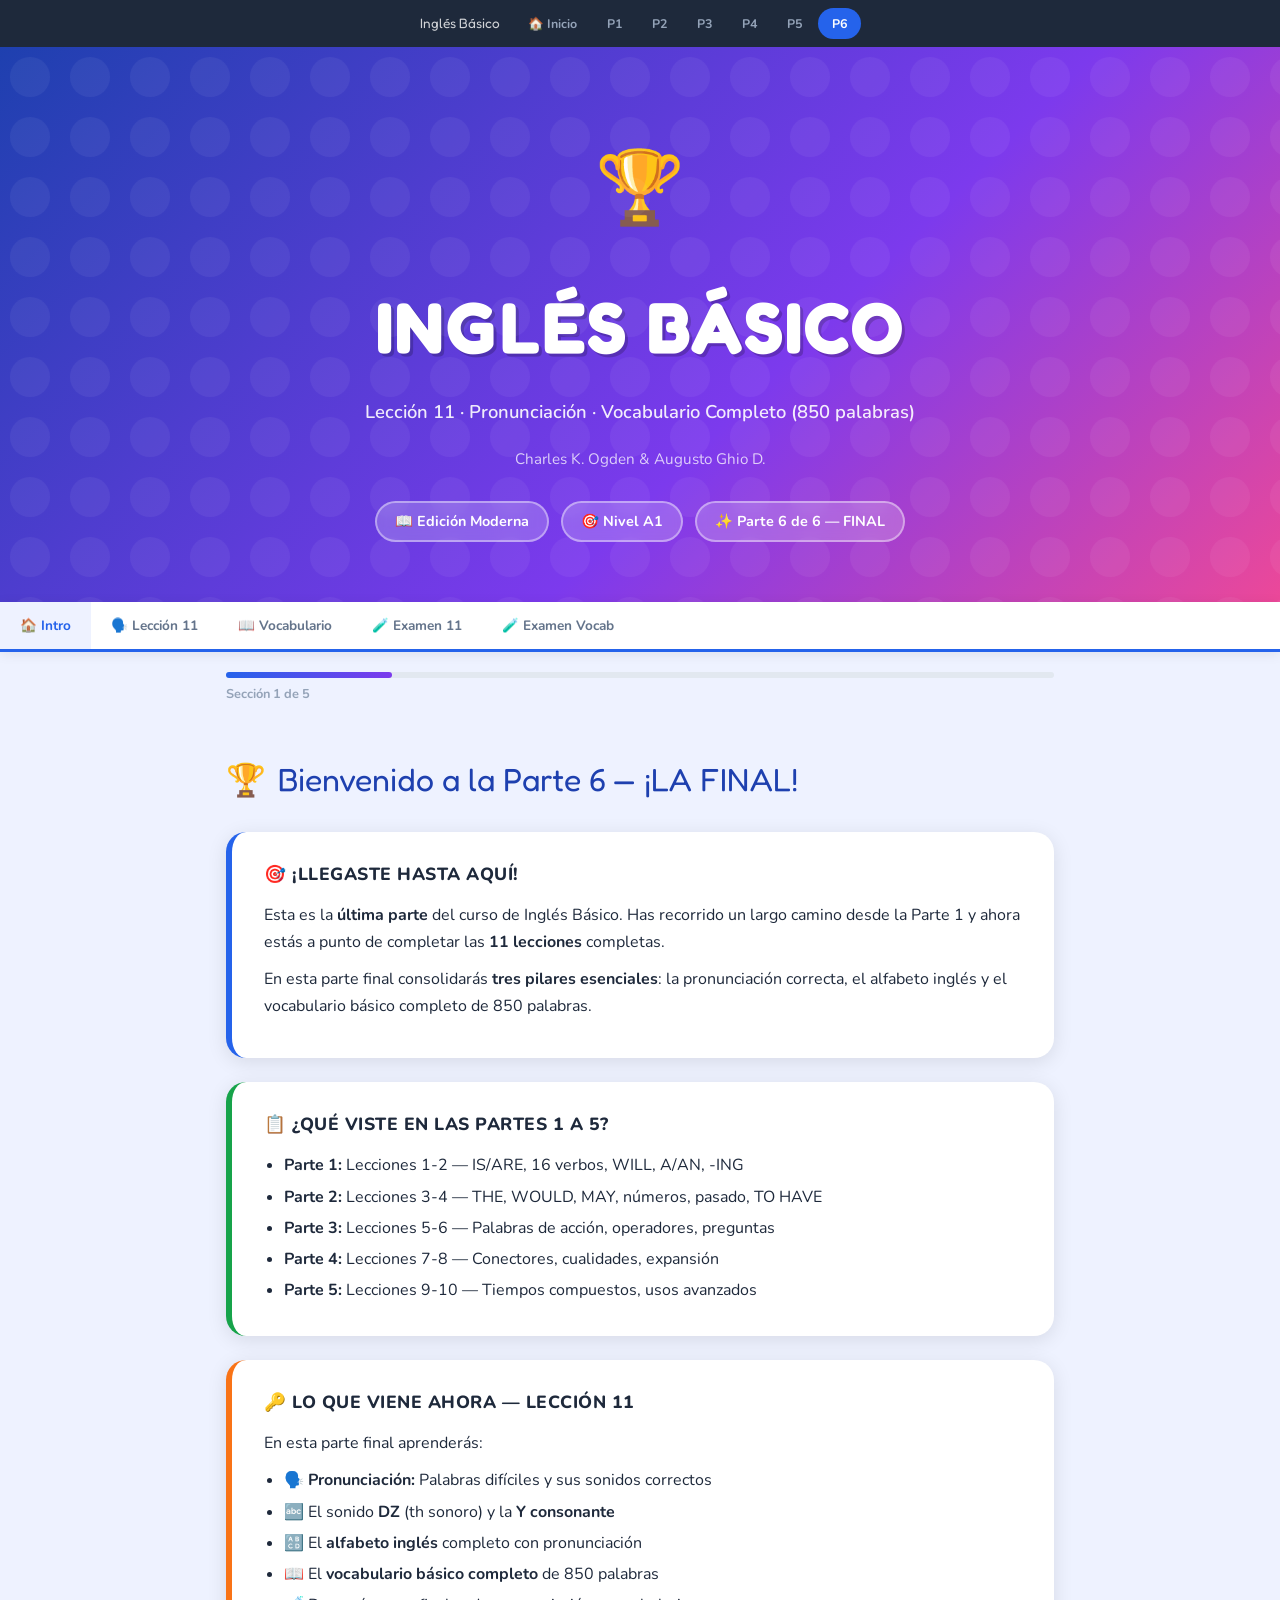
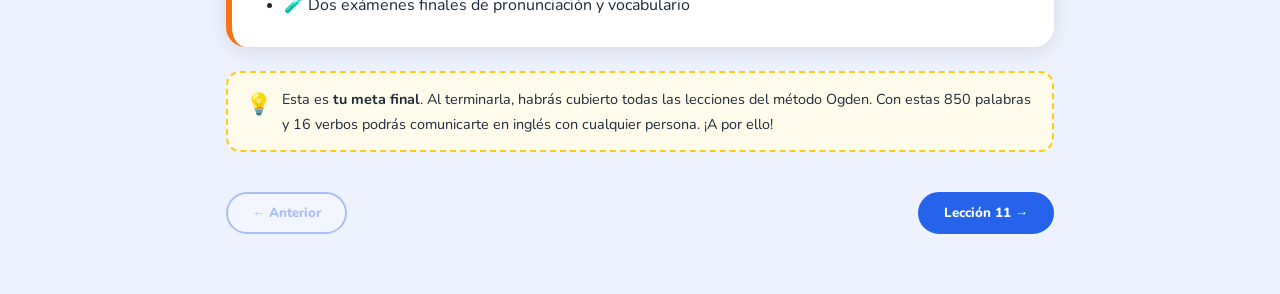
<file: parte6.html>
<!DOCTYPE html>
<html lang="es">
<head>
<meta charset="UTF-8">
<meta name="viewport" content="width=device-width, initial-scale=1.0">
<title>Inglés Básico — Parte 6 (FINAL)</title>
<link href="https://fonts.googleapis.com/css2?family=Nunito:wght@400;600;700;800;900&family=Fredoka+One&display=swap" rel="stylesheet">
<link rel="stylesheet" href="styles.css">
</head>
<body>
<nav class="partes-nav">
  <span class="partes-nav-titulo">Inglés Básico</span>
  <a href="inicio.html">🏠 Inicio</a>
  <a href="index.html">P1</a>
  <a href="parte2.html">P2</a>
  <a href="parte3.html">P3</a>
  <a href="parte4.html">P4</a>
  <a href="parte5.html">P5</a>
  <a href="parte6.html" class="activo">P6</a>
</nav>

<!-- PORTADA -->
<div class="portada">
  <span class="portada-emoji">🏆</span>
  <h1>INGLÉS BÁSICO</h1>
  <div class="subtitulo">Lección 11 · Pronunciación · Vocabulario Completo (850 palabras)</div>
  <div class="autores">Charles K. Ogden &amp; Augusto Ghio D.</div>
  <div class="badges">
    <span class="badge">📖 Edición Moderna</span>
    <span class="badge">🎯 Nivel A1</span>
    <span class="badge">✨ Parte 6 de 6 — FINAL</span>
  </div>
</div>

<!-- NAV -->
<nav class="nav-seccion" id="nav">
  <button class="nav-btn activo" onclick="ir(0)">🏠 Intro</button>
  <button class="nav-btn" onclick="ir(1)">🗣️ Lección 11</button>
  <button class="nav-btn" onclick="ir(2)">📖 Vocabulario</button>
  <button class="nav-btn" onclick="ir(3)">🧪 Examen 11</button>
  <button class="nav-btn" onclick="ir(4)">🧪 Examen Vocab</button>
</nav>

<!-- BARRA PROGRESO -->
<div class="contenedor" style="padding-top:20px; padding-bottom:0;">
  <div class="barra-progreso"><div class="barra-fill" id="fill" style="width:20%"></div></div>
  <div class="progreso-texto" id="prog">Sección 1 de 5</div>
</div>

<!-- ═══════════════════════════════════════════════════ -->
<!-- SECCIÓN 0 — INTRODUCCIÓN / REPASO -->
<!-- ═══════════════════════════════════════════════════ -->
<div class="contenedor">
<section class="seccion visible" id="s0">

  <div class="titulo-seccion" style="color:#1E40AF;"><span>🏆</span> Bienvenido a la Parte 6 — ¡LA FINAL!</div>

  <div class="card">
    <h3>🎯 ¡Llegaste hasta aquí!</h3>
    <p>Esta es la <strong>última parte</strong> del curso de Inglés Básico. Has recorrido un largo camino desde la Parte 1 y ahora estás a punto de completar las <strong>11 lecciones</strong> completas.</p>
    <p>En esta parte final consolidarás <strong>tres pilares esenciales</strong>: la pronunciación correcta, el alfabeto inglés y el vocabulario básico completo de 850 palabras.</p>
  </div>

  <div class="card verde">
    <h3>📋 ¿Qué viste en las Partes 1 a 5?</h3>
    <ul style="margin-left:20px; margin-top:8px;">
      <li style="margin-bottom:4px;"><strong>Parte 1:</strong> Lecciones 1-2 — IS/ARE, 16 verbos, WILL, A/AN, -ING</li>
      <li style="margin-bottom:4px;"><strong>Parte 2:</strong> Lecciones 3-4 — THE, WOULD, MAY, números, pasado, TO HAVE</li>
      <li style="margin-bottom:4px;"><strong>Parte 3:</strong> Lecciones 5-6 — Palabras de acción, operadores, preguntas</li>
      <li style="margin-bottom:4px;"><strong>Parte 4:</strong> Lecciones 7-8 — Conectores, cualidades, expansión</li>
      <li style="margin-bottom:4px;"><strong>Parte 5:</strong> Lecciones 9-10 — Tiempos compuestos, usos avanzados</li>
    </ul>
  </div>

  <div class="card coral">
    <h3>🔑 Lo que viene ahora — Lección 11</h3>
    <p>En esta parte final aprenderás:</p>
    <ul style="margin-left:20px; margin-top:8px;">
      <li style="margin-bottom:4px;">🗣️ <strong>Pronunciación:</strong> Palabras difíciles y sus sonidos correctos</li>
      <li style="margin-bottom:4px;">🔤 El sonido <strong>DZ</strong> (th sonoro) y la <strong>Y consonante</strong></li>
      <li style="margin-bottom:4px;">🔠 El <strong>alfabeto inglés</strong> completo con pronunciación</li>
      <li style="margin-bottom:4px;">📖 El <strong>vocabulario básico completo</strong> de 850 palabras</li>
      <li>🧪 Dos exámenes finales de pronunciación y vocabulario</li>
    </ul>
  </div>

  <div class="tip">
    <span class="tip-ico">💡</span>
    <span>Esta es <strong>tu meta final</strong>. Al terminarla, habrás cubierto todas las lecciones del método Ogden. Con estas 850 palabras y 16 verbos podrás comunicarte en inglés con cualquier persona. ¡A por ello!</span>
  </div>

  <div class="nav-bottom">
    <button class="btn-nav" disabled>← Anterior</button>
    <button class="btn-nav primario" onclick="ir(1)">Lección 11 →</button>
  </div>
</section>

<!-- ═══════════════════════════════════════════════════ -->
<!-- SECCIÓN 1 — LECCIÓN 11 — PRONUNCIACIÓN -->
<!-- ═══════════════════════════════════════════════════ -->
<section class="seccion" id="s1">

  <div class="titulo-seccion" style="color:#7C3AED;"><span>🗣️</span> Lección 11 — PRONUNCIACIÓN</div>

  <!-- 1. Palabras de difícil pronunciación -->
  <div class="card violeta">
    <h3>⚠️ PALABRAS DE DIFÍCIL PRONUNCIACIÓN</h3>
    <p>Estas palabras suelen causar dificultad a los hispanohablantes. Practícalas en voz alta agrupadas por su sonido similar.</p>

    <h4 style="color:#7C3AED; margin-top:16px;">🔹 Grupo 1 — Terminación -TION / -SION (-SHon)</h4>
    <div class="vocab-grid">
      <div class="vocab-card"><div class="en">Question</div><div class="pron">(cuésCHon)</div><div class="es">Pregunta</div></div>
      <div class="vocab-card"><div class="en">Attention</div><div class="pron">(aténSHon)</div><div class="es">Atención</div></div>
      <div class="vocab-card"><div class="en">Station</div><div class="pron">(stéiSHon)</div><div class="es">Estación</div></div>
      <div class="vocab-card"><div class="en">Nation</div><div class="pron">(néiSHon)</div><div class="es">Nación</div></div>
      <div class="vocab-card"><div class="en">Action</div><div class="pron">(ákSHon)</div><div class="es">Acción</div></div>
      <div class="vocab-card"><div class="en">Fiction</div><div class="pron">(fíkSHon)</div><div class="es">Ficción</div></div>
      <div class="vocab-card"><div class="en">Condition</div><div class="pron">(condíSHon)</div><div class="es">Condición</div></div>
      <div class="vocab-card"><div class="en">Division</div><div class="pron">(divíYon)</div><div class="es">División</div></div>
      <div class="vocab-card"><div class="en">Vision</div><div class="pron">(víYon)</div><div class="es">Visión</div></div>
      <div class="vocab-card"><div class="en">Occasion</div><div class="pron">(okéiYon)</div><div class="es">Ocasión</div></div>
      <div class="vocab-card"><div class="en">Explosion</div><div class="pron">(explóuYon)</div><div class="es">Explosión</div></div>
      <div class="vocab-card"><div class="en">Pleasure</div><div class="pron">(pléshaR)</div><div class="es">Placer</div></div>
      <div class="vocab-card"><div class="en">Measure</div><div class="pron">(méshaR)</div><div class="es">Medida</div></div>
      <div class="vocab-card"><div class="en">Treasure</div><div class="pron">(tréshaR)</div><div class="es">Tesoro</div></div>
      <div class="vocab-card"><div class="en">Special</div><div class="pron">(spéSHal)</div><div class="es">Especial</div></div>
      <div class="vocab-card"><div class="en">Machine</div><div class="pron">(maSHíin)</div><div class="es">Máquina</div></div>
      <div class="vocab-card"><div class="en">Sugar</div><div class="pron">(SHúgaR)</div><div class="es">Azúcar</div></div>
    </div>

    <h4 style="color:#7C3AED; margin-top:16px;">🔹 Grupo 2 — Sonido R + vocal (éR, íR, óR)</h4>
    <div class="vocab-grid">
      <div class="vocab-card"><div class="en">Girl</div><div class="pron">(guéRl)</div><div class="es">Niña / chica</div></div>
      <div class="vocab-card"><div class="en">Bird</div><div class="pron">(béeRd)</div><div class="es">Pájaro</div></div>
      <div class="vocab-card"><div class="en">First</div><div class="pron">(féeRst)</div><div class="es">Primero</div></div>
      <div class="vocab-card"><div class="en">Third</div><div class="pron">(zéeRd)</div><div class="es">Tercero</div></div>
      <div class="vocab-card"><div class="en">Work</div><div class="pron">(uéeRk)</div><div class="es">Trabajo</div></div>
      <div class="vocab-card"><div class="en">Word</div><div class="pron">(uéeRd)</div><div class="es">Palabra</div></div>
      <div class="vocab-card"><div class="en">World</div><div class="pron">(uéeRld)</div><div class="es">Mundo</div></div>
      <div class="vocab-card"><div class="en">Were</div><div class="pron">(uéeR)</div><div class="es">Eran / estaban</div></div>
      <div class="vocab-card"><div class="en">Her</div><div class="pron">(jéeR)</div><div class="es">Su (de ella) / la</div></div>
      <div class="vocab-card"><div class="en">Person</div><div class="pron">(péeRson)</div><div class="es">Persona</div></div>
      <div class="vocab-card"><div class="en">Verse</div><div class="pron">(véeRs)</div><div class="es">Verso</div></div>
    </div>

    <h4 style="color:#7C3AED; margin-top:16px;">🔹 Grupo 3 — Sonido CH (CH)</h4>
    <div class="vocab-grid">
      <div class="vocab-card"><div class="en">Church</div><div class="pron">(chéeRch)</div><div class="es">Iglesia</div></div>
      <div class="vocab-card"><div class="en">Chair</div><div class="pron">(chéaR)</div><div class="es">Silla</div></div>
      <div class="vocab-card"><div class="en">Cheap</div><div class="pron">(chíip)</div><div class="es">Barato</div></div>
      <div class="vocab-card"><div class="en">China</div><div class="pron">(cháina)</div><div class="es">China</div></div>
      <div class="vocab-card"><div class="en">Lunch</div><div class="pron">(lanch)</div><div class="es">Almuerzo</div></div>
      <div class="vocab-card"><div class="en">Chance</div><div class="pron">(cháans)</div><div class="es">Oportunidad</div></div>
      <div class="vocab-card"><div class="en">March</div><div class="pron">(máaRch)</div><div class="es">Marzo / marcha</div></div>
      <div class="vocab-card"><div class="en">Much</div><div class="pron">(mach)</div><div class="es">Mucho</div></div>
      <div class="vocab-card"><div class="en">Chain</div><div class="pron">(chéin)</div><div class="es">Cadena</div></div>
      <div class="vocab-card"><div class="en">Chin</div><div class="pron">(chin)</div><div class="es">Barbilla</div></div>
    </div>
  </div>

  <!-- 2. El sonido DZ -->
  <div class="card rosa">
    <h3>🔊 EL SONIDO DZ (TH sonoro)</h3>
    <div class="regla">
      <div class="regla-titulo">📌 Explicación</div>
      El sonido <strong>TH</strong> sonoro se produce colocando la punta de la lengua entre los dientes y haciendo vibrar las cuerdas vocales. Es como una <strong>D + Z</strong> combinadas, vibrando. No existe en español, pero se parece al sonido inicial de "dedo" dicho muy suavemente.
    </div>
    <div class="vocab-grid">
      <div class="vocab-card"><div class="en">They</div><div class="pron">(dzei)</div><div class="es">Ellos / ellas</div></div>
      <div class="vocab-card"><div class="en">That</div><div class="pron">(dzat)</div><div class="es">Eso / esa / ese</div></div>
      <div class="vocab-card"><div class="en">This</div><div class="pron">(dzis)</div><div class="es">Este / esta / esto</div></div>
      <div class="vocab-card"><div class="en">These</div><div class="pron">(dzíiz)</div><div class="es">Estos / estas</div></div>
      <div class="vocab-card"><div class="en">Those</div><div class="pron">(dzóuz)</div><div class="es">Esos / esas</div></div>
      <div class="vocab-card"><div class="en">The</div><div class="pron">(dze)</div><div class="es">El / la / los / las</div></div>
      <div class="vocab-card"><div class="en">There</div><div class="pron">(dzéaR)</div><div class="es">Allá / allí</div></div>
      <div class="vocab-card"><div class="en">Though</div><div class="pron">(dzóu)</div><div class="es">Aunque</div></div>
      <div class="vocab-card"><div class="en">Than</div><div class="pron">(dzan)</div><div class="es">Que (comparativo)</div></div>
      <div class="vocab-card"><div class="en">Then</div><div class="pron">(dzen)</div><div class="es">Entonces</div></div>
      <div class="vocab-card"><div class="en">Mother</div><div class="pron">(mádzeR)</div><div class="es">Madre</div></div>
      <div class="vocab-card"><div class="en">Father</div><div class="pron">(fádzeR)</div><div class="es">Padre</div></div>
      <div class="vocab-card"><div class="en">Brother</div><div class="pron">(bródzeR)</div><div class="es">Hermano</div></div>
      <div class="vocab-card"><div class="en">Weather</div><div class="pron">(uédzeR)</div><div class="es">Clima</div></div>
      <div class="vocab-card"><div class="en">Together</div><div class="pron">(tugédzeR)</div><div class="es">Juntos</div></div>
      <div class="vocab-card"><div class="en">Either</div><div class="pron">(ídzeR / áidzeR)</div><div class="es">Cualquiera</div></div>
      <div class="vocab-card"><div class="en">Neither</div><div class="pron">(nídzeR / náidzeR)</div><div class="es">Ninguno</div></div>
      <div class="vocab-card"><div class="en">Other</div><div class="pron">(ódzeR)</div><div class="es">Otro</div></div>
      <div class="vocab-card"><div class="en">Another</div><div class="pron">(anódzeR)</div><div class="es">Otro más</div></div>
      <div class="vocab-card"><div class="en">Smooth</div><div class="pron">(smúudz)</div><div class="es">Suave</div></div>
      <div class="vocab-card"><div class="en">Southern</div><div class="pron">(sódzeRn)</div><div class="es">Del sur</div></div>
    </div>
  </div>

  <!-- 3. El sonido Y consonante -->
  <div class="card verde">
    <h3>🔊 EL SONIDO @ (Y consonante)</h3>
    <div class="regla">
      <div class="regla-titulo">📌 Explicación</div>
      La <strong>Y</strong> al inicio de palabra o sílaba funciona como <strong>consonante</strong>, con un sonido parecido a "i" muy breve seguida de la vocal. Es como el sonido inicial de "hielo" en español pero más suave. En este libro lo representamos con el sonido <strong>y</strong> (como en "yo").
    </div>
    <div class="vocab-grid">
      <div class="vocab-card"><div class="en">Yes</div><div class="pron">(yes)</div><div class="es">Sí</div></div>
      <div class="vocab-card"><div class="en">Year</div><div class="pron">(yíaR)</div><div class="es">Año</div></div>
      <div class="vocab-card"><div class="en">Yesterday</div><div class="pron">(yésterdei)</div><div class="es">Ayer</div></div>
      <div class="vocab-card"><div class="en">Yellow</div><div class="pron">(yélou)</div><div class="es">Amarillo</div></div>
      <div class="vocab-card"><div class="en">You</div><div class="pron">(yúu)</div><div class="es">Tú / usted</div></div>
      <div class="vocab-card"><div class="en">Young</div><div class="pron">(yang)</div><div class="es">Joven</div></div>
      <div class="vocab-card"><div class="en">Your</div><div class="pron">(yóoR)</div><div class="es">Tu / su (de usted)</div></div>
      <div class="vocab-card"><div class="en">Europe</div><div class="pron">(yúrop)</div><div class="es">Europa</div></div>
      <div class="vocab-card"><div class="en">Opinion</div><div class="pron">(opínyOn)</div><div class="es">Opinión</div></div>
      <div class="vocab-card"><div class="en">Onion</div><div class="pron">(ónyOn)</div><div class="es">Cebolla</div></div>
      <div class="vocab-card"><div class="en">Million</div><div class="pron">(mílyOn)</div><div class="es">Millón</div></div>
      <div class="vocab-card"><div class="en">Companion</div><div class="pron">(compányOn)</div><div class="es">Compañero</div></div>
      <div class="vocab-card"><div class="en">Behaviour</div><div class="pron">(bijéivyR)</div><div class="es">Comportamiento</div></div>
      <div class="vocab-card"><div class="en">Billions</div><div class="pron">(bílyOns)</div><div class="es">Billones</div></div>
    </div>
  </div>

  <!-- 4. Dos pronunciaciones -->
  <div class="card coral">
    <h3>🔀 DOS PRONUNCIACIONES CORRECTAS</h3>
    <p>Estas palabras tienen <strong>dos pronunciaciones aceptadas</strong> en inglés. Ambas son correctas y puedes usar la que te resulte más natural.</p>
    <div class="vocab-grid">
      <div class="vocab-card"><div class="en">Again</div><div class="pron">(aguén / aguéin)</div><div class="es">Otra vez</div></div>
      <div class="vocab-card"><div class="en">Been</div><div class="pron">(bin / bíin)</div><div class="es">Sido / estado</div></div>
      <div class="vocab-card"><div class="en">Either</div><div class="pron">(ídzeR / áidzeR)</div><div class="es">Cualquiera</div></div>
      <div class="vocab-card"><div class="en">Neither</div><div class="pron">(nídzeR / náidzeR)</div><div class="es">Ninguno</div></div>
      <div class="vocab-card"><div class="en">Direct</div><div class="pron">(dirékt / dairékt)</div><div class="es">Directo</div></div>
      <div class="vocab-card"><div class="en">Direction</div><div class="pron">(dirékSHon / dairékSHon)</div><div class="es">Dirección</div></div>
      <div class="vocab-card"><div class="en">Record</div><div class="pron">(rékoRd / rikóoRd)</div><div class="es">Grabar / récord</div></div>
      <div class="vocab-card"><div class="en">Present</div><div class="pron">(présEnt / prizént)</div><div class="es">Presente / presentar</div></div>
      <div class="vocab-card"><div class="en">Use</div><div class="pron">(iús / iúz)</div><div class="es">Uso / usar</div></div>
      <div class="vocab-card"><div class="en">Close</div><div class="pron">(clóus / clóuz)</div><div class="es">Cerca / cerrar</div></div>
      <div class="vocab-card"><div class="en">House</div><div class="pron">(jáus / jáuz)</div><div class="es">Casa / albergar</div></div>
      <div class="vocab-card"><div class="en">Lead</div><div class="pron">(líid / led)</div><div class="es">Guiar / plomo</div></div>
      <div class="vocab-card"><div class="en">Read</div><div class="pron">(ríid / red)</div><div class="es">Leer / leído</div></div>
      <div class="vocab-card"><div class="en">Wind</div><div class="pron">(uínd / uáind)</div><div class="es">Viento / enrollar</div></div>
      <div class="vocab-card"><div class="en">Wound</div><div class="pron">(uúund / uáund)</div><div class="es">Herida / enrollado</div></div>
    </div>
  </div>

  <!-- 5. Alfabeto -->
  <div class="card violeta">
    <h3>🔠 EL ALFABETO INGLÉS</h3>
    <p>Aprende a deletrear en inglés. Cada letra tiene su propio nombre fonético, muy diferente al español.</p>
    <div class="alfabeto-grid">
      <div class="alfa-card"><div class="alfa-letra">A a</div><div class="alfa-sonido">(éi)</div></div>
      <div class="alfa-card"><div class="alfa-letra">B b</div><div class="alfa-sonido">(bíi)</div></div>
      <div class="alfa-card"><div class="alfa-letra">C c</div><div class="alfa-sonido">(síi)</div></div>
      <div class="alfa-card"><div class="alfa-letra">D d</div><div class="alfa-sonido">(díi)</div></div>
      <div class="alfa-card"><div class="alfa-letra">E e</div><div class="alfa-sonido">(íi)</div></div>
      <div class="alfa-card"><div class="alfa-letra">F f</div><div class="alfa-sonido">(ef)</div></div>
      <div class="alfa-card"><div class="alfa-letra">G g</div><div class="alfa-sonido">(yíi)</div></div>
      <div class="alfa-card"><div class="alfa-letra">H h</div><div class="alfa-sonido">(éich)</div></div>
      <div class="alfa-card"><div class="alfa-letra">I i</div><div class="alfa-sonido">(ái)</div></div>
      <div class="alfa-card"><div class="alfa-letra">J j</div><div class="alfa-sonido">(yéi)</div></div>
      <div class="alfa-card"><div class="alfa-letra">K k</div><div class="alfa-sonido">(kéi)</div></div>
      <div class="alfa-card"><div class="alfa-letra">L l</div><div class="alfa-sonido">(el)</div></div>
      <div class="alfa-card"><div class="alfa-letra">M m</div><div class="alfa-sonido">(em)</div></div>
      <div class="alfa-card"><div class="alfa-letra">N n</div><div class="alfa-sonido">(en)</div></div>
      <div class="alfa-card"><div class="alfa-letra">O o</div><div class="alfa-sonido">(óu)</div></div>
      <div class="alfa-card"><div class="alfa-letra">P p</div><div class="alfa-sonido">(píi)</div></div>
      <div class="alfa-card"><div class="alfa-letra">Q q</div><div class="alfa-sonido">(kiúu)</div></div>
      <div class="alfa-card"><div class="alfa-letra">R r</div><div class="alfa-sonido">(áaR)</div></div>
      <div class="alfa-card"><div class="alfa-letra">S s</div><div class="alfa-sonido">(es)</div></div>
      <div class="alfa-card"><div class="alfa-letra">T t</div><div class="alfa-sonido">(tíi)</div></div>
      <div class="alfa-card"><div class="alfa-letra">U u</div><div class="alfa-sonido">(yúu)</div></div>
      <div class="alfa-card"><div class="alfa-letra">V v</div><div class="alfa-sonido">(víi)</div></div>
      <div class="alfa-card"><div class="alfa-letra">W w</div><div class="alfa-sonido">(dábl-yu)</div></div>
      <div class="alfa-card"><div class="alfa-letra">X x</div><div class="alfa-sonido">(eks)</div></div>
      <div class="alfa-card"><div class="alfa-letra">Y y</div><div class="alfa-sonido">(uái)</div></div>
      <div class="alfa-card"><div class="alfa-letra">Z z</div><div class="alfa-sonido">(zed)</div></div>
    </div>
  </div>

  <!-- 6. Sonidos del inglés -->
  <div class="card amarillo">
    <h3>🎵 SONIDOS DEL INGLÉS BÁSICO</h3>
    <p>Estos son los sonidos más importantes que <strong>no existen en español</strong> y que debes dominar:</p>

    <div class="regla" style="margin:12px 0;">
      <div class="regla-titulo">🔊 TH sonoro (DZ)</div>
      La lengua entre los dientes. Vibra. Aparece en: <strong>the, this, that, mother, father</strong>.
    </div>
    <div class="regla" style="margin:12px 0;">
      <div class="regla-titulo">🔊 TH sordo (Z)</div>
      Igual posición pero sin vibrar. Aparece en: <strong>thing, think, thank, south</strong>.
    </div>
    <div class="regla" style="margin:12px 0;">
      <div class="regla-titulo">🔊 SH (SH)</div>
      Como mandar callar: "shhh". Aparece en: <strong>she, ship, fish, English</strong>.
    </div>
    <div class="regla" style="margin:12px 0;">
      <div class="regla-titulo">🔊 CH (CH)</div>
      Igual que en español "ch". Aparece en: <strong>church, chair, cheap, lunch</strong>.
    </div>
    <div class="regla" style="margin:12px 0;">
      <div class="regla-titulo">🔊 H aspirada (J)</div>
      Como una "j" suave. Soplo de aire. Aparece en: <strong>house, help, have, he, her</strong>.
    </div>
    <div class="regla" style="margin:12px 0;">
      <div class="regla-titulo">🔊 W (U)</div>
      Labios redondeados, como soplar. Aparece en: <strong>water, woman, work, world</strong>.
    </div>
    <div class="regla" style="margin:12px 0;">
      <div class="regla-titulo">🔊 R inglesa (R suave)</div>
      No se hace rodar la lengua. Es suave, casi como una vocal. Aparece en: <strong>red, river, road, brother</strong>.
    </div>

    <div class="tip" style="margin-top:16px;">
      <span class="tip-ico">💡</span>
      <span>La clave de la pronunciación es <strong>escuchar y repetir</strong>. Busca estas palabras en YouTube o Google Translate y escucha cómo las pronuncian los nativos. ¡Imita el sonido, no lo leas como español!</span>
    </div>
  </div>

  <div class="nav-bottom">
    <button class="btn-nav" onclick="ir(0)">← Intro</button>
    <button class="btn-nav primario" onclick="ir(2)">Vocabulario →</button>
  </div>
</section>

<!-- ═══════════════════════════════════════════════════ -->
<!-- SECCIÓN 2 — VOCABULARIO BÁSICO COMPLETO -->
<!-- ═══════════════════════════════════════════════════ -->
<section class="seccion" id="s2">

  <div class="titulo-seccion" style="color:#EA580C;"><span>📖</span> VOCABULARIO BÁSICO COMPLETO</div>

  <div class="card verde">
    <h3>🌟 Las 850 palabras del Inglés Básico</h3>
    <p>Organizadas alfabéticamente con <strong>pronunciación figurada</strong> y <strong>traducción al español</strong>. Estas palabras, junto con los 16 verbos, te permiten comunicarte en prácticamente cualquier situación cotidiana. ¡Domínalas!</p>
  </div>

  <!-- A words -->
  <div class="card">
    <h4 style="font-family:'Fredoka One',cursive;font-size:1.3rem;color:var(--azul);margin-bottom:12px;">🔤 Palabras con A</h4>
    <div class="vocab-grid">
      <div class="vocab-card"><div class="en">About</div><div class="pron">(abáut)</div><div class="es">Acerca de</div></div>
      <div class="vocab-card"><div class="en">Account</div><div class="pron">(acáunt)</div><div class="es">Cuenta</div></div>
      <div class="vocab-card"><div class="en">Act</div><div class="pron">(akt)</div><div class="es">Acto / actuar</div></div>
      <div class="vocab-card"><div class="en">Addition</div><div class="pron">(adíSHon)</div><div class="es">Adición</div></div>
      <div class="vocab-card"><div class="en">Adjustment</div><div class="pron">(adyústment)</div><div class="es">Ajuste</div></div>
      <div class="vocab-card"><div class="en">After</div><div class="pron">(áfteR)</div><div class="es">Después</div></div>
      <div class="vocab-card"><div class="en">Again</div><div class="pron">(aguéin)</div><div class="es">Otra vez</div></div>
      <div class="vocab-card"><div class="en">Against</div><div class="pron">(aguénst)</div><div class="es">Contra</div></div>
      <div class="vocab-card"><div class="en">Agreement</div><div class="pron">(agríiment)</div><div class="es">Acuerdo</div></div>
      <div class="vocab-card"><div class="en">Air</div><div class="pron">(éaR)</div><div class="es">Aire</div></div>
      <div class="vocab-card"><div class="en">All</div><div class="pron">(óol)</div><div class="es">Todo</div></div>
      <div class="vocab-card"><div class="en">Almost</div><div class="pron">(óolmoust)</div><div class="es">Casi</div></div>
      <div class="vocab-card"><div class="en">Among</div><div class="pron">(amóng)</div><div class="es">Entre</div></div>
      <div class="vocab-card"><div class="en">Amount</div><div class="pron">(amáunt)</div><div class="es">Cantidad</div></div>
      <div class="vocab-card"><div class="en">Amusement</div><div class="pron">(amiúsment)</div><div class="es">Entretenimiento</div></div>
      <div class="vocab-card"><div class="en">And</div><div class="pron">(and)</div><div class="es">Y</div></div>
      <div class="vocab-card"><div class="en">Angle</div><div class="pron">(ángEl)</div><div class="es">Ángulo</div></div>
      <div class="vocab-card"><div class="en">Angry</div><div class="pron">(ángri)</div><div class="es">Enojado</div></div>
      <div class="vocab-card"><div class="en">Animal</div><div class="pron">(ánimal)</div><div class="es">Animal</div></div>
      <div class="vocab-card"><div class="en">Answer</div><div class="pron">(ánseR)</div><div class="es">Respuesta</div></div>
      <div class="vocab-card"><div class="en">Ant</div><div class="pron">(ant)</div><div class="es">Hormiga</div></div>
      <div class="vocab-card"><div class="en">Any</div><div class="pron">(éni)</div><div class="es">Algún / cualquier</div></div>
      <div class="vocab-card"><div class="en">Apparatus</div><div class="pron">(aparéitus)</div><div class="es">Aparato</div></div>
      <div class="vocab-card"><div class="en">Apple</div><div class="pron">(ápEl)</div><div class="es">Manzana</div></div>
      <div class="vocab-card"><div class="en">Approval</div><div class="pron">(aprúval)</div><div class="es">Aprobación</div></div>
      <div class="vocab-card"><div class="en">Arch</div><div class="pron">(aaRch)</div><div class="es">Arco</div></div>
      <div class="vocab-card"><div class="en">Argument</div><div class="pron">(aRguiúment)</div><div class="es">Argumento</div></div>
      <div class="vocab-card"><div class="en">Army</div><div class="pron">(aRmi)</div><div class="es">Ejército</div></div>
      <div class="vocab-card"><div class="en">Art</div><div class="pron">(aaRt)</div><div class="es">Arte</div></div>
      <div class="vocab-card"><div class="en">As</div><div class="pron">(as)</div><div class="es">Como / tan</div></div>
      <div class="vocab-card"><div class="en">At</div><div class="pron">(at)</div><div class="es">En / a</div></div>
      <div class="vocab-card"><div class="en">Attack</div><div class="pron">(aták)</div><div class="es">Ataque</div></div>
      <div class="vocab-card"><div class="en">Attempt</div><div class="pron">(atémpt)</div><div class="es">Intento</div></div>
      <div class="vocab-card"><div class="en">Attention</div><div class="pron">(aténSHon)</div><div class="es">Atención</div></div>
      <div class="vocab-card"><div class="en">Attraction</div><div class="pron">(atrákSHon)</div><div class="es">Atracción</div></div>
      <div class="vocab-card"><div class="en">Authority</div><div class="pron">(ozóriti)</div><div class="es">Autoridad</div></div>
      <div class="vocab-card"><div class="en">Automatic</div><div class="pron">(otomátik)</div><div class="es">Automático</div></div>
      <div class="vocab-card"><div class="en">Awake</div><div class="pron">(auéik)</div><div class="es">Despierto</div></div>
    </div>
  </div>

  <!-- B words -->
  <div class="card">
    <h4 style="font-family:'Fredoka One',cursive;font-size:1.3rem;color:var(--coral);margin-bottom:12px;">🔤 Palabras con B</h4>
    <div class="vocab-grid">
      <div class="vocab-card"><div class="en">Baby</div><div class="pron">(béibi)</div><div class="es">Bebé</div></div>
      <div class="vocab-card"><div class="en">Back</div><div class="pron">(bak)</div><div class="es">Espalda / atrás</div></div>
      <div class="vocab-card"><div class="en">Bad</div><div class="pron">(bad)</div><div class="es">Malo</div></div>
      <div class="vocab-card"><div class="en">Bag</div><div class="pron">(bag)</div><div class="es">Bolsa</div></div>
      <div class="vocab-card"><div class="en">Balance</div><div class="pron">(bálans)</div><div class="es">Balance</div></div>
      <div class="vocab-card"><div class="en">Ball</div><div class="pron">(bóol)</div><div class="es">Pelota</div></div>
      <div class="vocab-card"><div class="en">Band</div><div class="pron">(band)</div><div class="es">Banda</div></div>
      <div class="vocab-card"><div class="en">Base</div><div class="pron">(béis)</div><div class="es">Base</div></div>
      <div class="vocab-card"><div class="en">Basin</div><div class="pron">(béisn)</div><div class="es">Lavabo</div></div>
      <div class="vocab-card"><div class="en">Basket</div><div class="pron">(básket)</div><div class="es">Cesta</div></div>
      <div class="vocab-card"><div class="en">Bath</div><div class="pron">(báaz)</div><div class="es">Baño</div></div>
      <div class="vocab-card"><div class="en">Be</div><div class="pron">(bíi)</div><div class="es">Ser / estar</div></div>
      <div class="vocab-card"><div class="en">Beautiful</div><div class="pron">(biútiful)</div><div class="es">Hermoso</div></div>
      <div class="vocab-card"><div class="en">Because</div><div class="pron">(bikós)</div><div class="es">Porque</div></div>
      <div class="vocab-card"><div class="en">Bed</div><div class="pron">(bed)</div><div class="es">Cama</div></div>
      <div class="vocab-card"><div class="en">Bee</div><div class="pron">(bíi)</div><div class="es">Abeja</div></div>
      <div class="vocab-card"><div class="en">Before</div><div class="pron">(bifóoR)</div><div class="es">Antes</div></div>
      <div class="vocab-card"><div class="en">Behaviour</div><div class="pron">(bijéivyR)</div><div class="es">Comportamiento</div></div>
      <div class="vocab-card"><div class="en">Belief</div><div class="pron">(bilíf)</div><div class="es">Creencia</div></div>
      <div class="vocab-card"><div class="en">Bell</div><div class="pron">(bel)</div><div class="es">Campana</div></div>
      <div class="vocab-card"><div class="en">Bent</div><div class="pron">(bent)</div><div class="es">Doblado</div></div>
      <div class="vocab-card"><div class="en">Between</div><div class="pron">(bituín)</div><div class="es">Entre</div></div>
      <div class="vocab-card"><div class="en">Bird</div><div class="pron">(béeRd)</div><div class="es">Pájaro</div></div>
      <div class="vocab-card"><div class="en">Birth</div><div class="pron">(béeRz)</div><div class="es">Nacimiento</div></div>
      <div class="vocab-card"><div class="en">Bit</div><div class="pron">(bit)</div><div class="es">Pedacito</div></div>
      <div class="vocab-card"><div class="en">Bitter</div><div class="pron">(bíteR)</div><div class="es">Amargo</div></div>
      <div class="vocab-card"><div class="en">Black</div><div class="pron">(blak)</div><div class="es">Negro</div></div>
      <div class="vocab-card"><div class="en">Blade</div><div class="pron">(bléid)</div><div class="es">Hoja (filo)</div></div>
      <div class="vocab-card"><div class="en">Blood</div><div class="pron">(blad)</div><div class="es">Sangre</div></div>
      <div class="vocab-card"><div class="en">Blow</div><div class="pron">(blóu)</div><div class="es">Soplar / golpe</div></div>
      <div class="vocab-card"><div class="en">Blue</div><div class="pron">(blúu)</div><div class="es">Azul</div></div>
      <div class="vocab-card"><div class="en">Board</div><div class="pron">(bóoRd)</div><div class="es">Tabla / junta</div></div>
      <div class="vocab-card"><div class="en">Boat</div><div class="pron">(bóut)</div><div class="es">Bote / barco</div></div>
      <div class="vocab-card"><div class="en">Body</div><div class="pron">(bódi)</div><div class="es">Cuerpo</div></div>
      <div class="vocab-card"><div class="en">Boiling</div><div class="pron">(bóiling)</div><div class="es">Hirviendo</div></div>
      <div class="vocab-card"><div class="en">Bone</div><div class="pron">(bóun)</div><div class="es">Hueso</div></div>
      <div class="vocab-card"><div class="en">Book</div><div class="pron">(buk)</div><div class="es">Libro</div></div>
      <div class="vocab-card"><div class="en">Boot</div><div class="pron">(búut)</div><div class="es">Bota</div></div>
      <div class="vocab-card"><div class="en">Bottle</div><div class="pron">(bótl)</div><div class="es">Botella</div></div>
      <div class="vocab-card"><div class="en">Box</div><div class="pron">(boks)</div><div class="es">Caja</div></div>
      <div class="vocab-card"><div class="en">Boy</div><div class="pron">(bóy)</div><div class="es">Niño</div></div>
      <div class="vocab-card"><div class="en">Brain</div><div class="pron">(bréin)</div><div class="es">Cerebro</div></div>
      <div class="vocab-card"><div class="en">Brake</div><div class="pron">(bréik)</div><div class="es">Freno</div></div>
      <div class="vocab-card"><div class="en">Branch</div><div class="pron">(bráanch)</div><div class="es">Rama</div></div>
      <div class="vocab-card"><div class="en">Brass</div><div class="pron">(bráas)</div><div class="es">Latón</div></div>
      <div class="vocab-card"><div class="en">Bread</div><div class="pron">(bred)</div><div class="es">Pan</div></div>
      <div class="vocab-card"><div class="en">Breath</div><div class="pron">(bréz)</div><div class="es">Aliento</div></div>
      <div class="vocab-card"><div class="en">Brick</div><div class="pron">(brik)</div><div class="es">Ladrillo</div></div>
      <div class="vocab-card"><div class="en">Bridge</div><div class="pron">(brich)</div><div class="es">Puente</div></div>
      <div class="vocab-card"><div class="en">Bright</div><div class="pron">(bráit)</div><div class="es">Brillante</div></div>
      <div class="vocab-card"><div class="en">Broken</div><div class="pron">(bróukEn)</div><div class="es">Roto</div></div>
      <div class="vocab-card"><div class="en">Bronze</div><div class="pron">(bróns)</div><div class="es">Bronce</div></div>
      <div class="vocab-card"><div class="en">Brother</div><div class="pron">(bródzeR)</div><div class="es">Hermano</div></div>
      <div class="vocab-card"><div class="en">Brown</div><div class="pron">(bráun)</div><div class="es">Marrón</div></div>
      <div class="vocab-card"><div class="en">Brush</div><div class="pron">(braSH)</div><div class="es">Cepillo</div></div>
      <div class="vocab-card"><div class="en">Bucket</div><div class="pron">(báket)</div><div class="es">Balde</div></div>
      <div class="vocab-card"><div class="en">Building</div><div class="pron">(bílding)</div><div class="es">Edificio</div></div>
      <div class="vocab-card"><div class="en">Bulb</div><div class="pron">(balb)</div><div class="es">Bombilla</div></div>
      <div class="vocab-card"><div class="en">Burn</div><div class="pron">(béeRn)</div><div class="es">Quemar</div></div>
      <div class="vocab-card"><div class="en">Burst</div><div class="pron">(béeRst)</div><div class="es">Estallar</div></div>
      <div class="vocab-card"><div class="en">Business</div><div class="pron">(bísnes)</div><div class="es">Negocio</div></div>
      <div class="vocab-card"><div class="en">But</div><div class="pron">(bat)</div><div class="es">Pero</div></div>
      <div class="vocab-card"><div class="en">Butter</div><div class="pron">(báteR)</div><div class="es">Mantequilla</div></div>
      <div class="vocab-card"><div class="en">Button</div><div class="pron">(bátn)</div><div class="es">Botón</div></div>
      <div class="vocab-card"><div class="en">By</div><div class="pron">(bai)</div><div class="es">Por / cerca</div></div>
    </div>
  </div>

  <!-- C words -->
  <div class="card">
    <h4 style="font-family:'Fredoka One',cursive;font-size:1.3rem;color:var(--verde);margin-bottom:12px;">🔤 Palabras con C</h4>
    <div class="vocab-grid">
      <div class="vocab-card"><div class="en">Cake</div><div class="pron">(kéik)</div><div class="es">Pastel</div></div>
      <div class="vocab-card"><div class="en">Camera</div><div class="pron">(kámera)</div><div class="es">Cámara</div></div>
      <div class="vocab-card"><div class="en">Canvas</div><div class="pron">(kánvas)</div><div class="es">Lienzo</div></div>
      <div class="vocab-card"><div class="en">Card</div><div class="pron">(kaaRd)</div><div class="es">Tarjeta</div></div>
      <div class="vocab-card"><div class="en">Care</div><div class="pron">(kéaR)</div><div class="es">Cuidado</div></div>
      <div class="vocab-card"><div class="en">Carriage</div><div class="pron">(káriy)</div><div class="es">Carruaje</div></div>
      <div class="vocab-card"><div class="en">Cart</div><div class="pron">(kaaRt)</div><div class="es">Carro</div></div>
      <div class="vocab-card"><div class="en">Cat</div><div class="pron">(kat)</div><div class="es">Gato</div></div>
      <div class="vocab-card"><div class="en">Cause</div><div class="pron">(kóos)</div><div class="es">Causa</div></div>
      <div class="vocab-card"><div class="en">Certain</div><div class="pron">(séeRten)</div><div class="es">Cierto</div></div>
      <div class="vocab-card"><div class="en">Chain</div><div class="pron">(chéin)</div><div class="es">Cadena</div></div>
      <div class="vocab-card"><div class="en">Chalk</div><div class="pron">(chóok)</div><div class="es">Tiza</div></div>
      <div class="vocab-card"><div class="en">Chance</div><div class="pron">(cháans)</div><div class="es">Oportunidad</div></div>
      <div class="vocab-card"><div class="en">Change</div><div class="pron">(chéiny)</div><div class="es">Cambio</div></div>
      <div class="vocab-card"><div class="en">Cheap</div><div class="pron">(chíip)</div><div class="es">Barato</div></div>
      <div class="vocab-card"><div class="en">Cheese</div><div class="pron">(chíiz)</div><div class="es">Queso</div></div>
      <div class="vocab-card"><div class="en">Chemical</div><div class="pron">(kémikal)</div><div class="es">Químico</div></div>
      <div class="vocab-card"><div class="en">Chest</div><div class="pron">(chest)</div><div class="es">Pecho / cofre</div></div>
      <div class="vocab-card"><div class="en">Chief</div><div class="pron">(chíif)</div><div class="es">Jefe</div></div>
      <div class="vocab-card"><div class="en">Chin</div><div class="pron">(chin)</div><div class="es">Barbilla</div></div>
      <div class="vocab-card"><div class="en">Church</div><div class="pron">(chéeRch)</div><div class="es">Iglesia</div></div>
      <div class="vocab-card"><div class="en">Circle</div><div class="pron">(séeRkEl)</div><div class="es">Círculo</div></div>
      <div class="vocab-card"><div class="en">Clean</div><div class="pron">(clíin)</div><div class="es">Limpio</div></div>
      <div class="vocab-card"><div class="en">Clear</div><div class="pron">(clíaR)</div><div class="es">Claro</div></div>
      <div class="vocab-card"><div class="en">Clock</div><div class="pron">(klok)</div><div class="es">Reloj</div></div>
      <div class="vocab-card"><div class="en">Cloth</div><div class="pron">(klóz)</div><div class="es">Tela</div></div>
      <div class="vocab-card"><div class="en">Cloud</div><div class="pron">(kláud)</div><div class="es">Nube</div></div>
      <div class="vocab-card"><div class="en">Coal</div><div class="pron">(kóul)</div><div class="es">Carbón</div></div>
      <div class="vocab-card"><div class="en">Coat</div><div class="pron">(kóut)</div><div class="es">Abrigo</div></div>
      <div class="vocab-card"><div class="en">Cold</div><div class="pron">(kóuld)</div><div class="es">Frío</div></div>
      <div class="vocab-card"><div class="en">Collar</div><div class="pron">(kólaR)</div><div class="es">Cuello</div></div>
      <div class="vocab-card"><div class="en">Colour</div><div class="pron">(kálaR)</div><div class="es">Color</div></div>
      <div class="vocab-card"><div class="en">Comb</div><div class="pron">(kóum)</div><div class="es">Peine</div></div>
      <div class="vocab-card"><div class="en">Come</div><div class="pron">(kam)</div><div class="es">Venir</div></div>
      <div class="vocab-card"><div class="en">Comfort</div><div class="pron">(kámfeRt)</div><div class="es">Comodidad</div></div>
      <div class="vocab-card"><div class="en">Committee</div><div class="pron">(komíti)</div><div class="es">Comité</div></div>
      <div class="vocab-card"><div class="en">Common</div><div class="pron">(kómon)</div><div class="es">Común</div></div>
      <div class="vocab-card"><div class="en">Company</div><div class="pron">(kómpani)</div><div class="es">Compañía</div></div>
      <div class="vocab-card"><div class="en">Comparison</div><div class="pron">(kompárisOn)</div><div class="es">Comparación</div></div>
      <div class="vocab-card"><div class="en">Competition</div><div class="pron">(kompitíSHon)</div><div class="es">Competencia</div></div>
      <div class="vocab-card"><div class="en">Complete</div><div class="pron">(komplíit)</div><div class="es">Completo</div></div>
      <div class="vocab-card"><div class="en">Complex</div><div class="pron">(kómpleks)</div><div class="es">Complejo</div></div>
      <div class="vocab-card"><div class="en">Condition</div><div class="pron">(condíSHon)</div><div class="es">Condición</div></div>
      <div class="vocab-card"><div class="en">Connection</div><div class="pron">(konékSHon)</div><div class="es">Conexión</div></div>
      <div class="vocab-card"><div class="en">Conscious</div><div class="pron">(kónSHos)</div><div class="es">Consciente</div></div>
      <div class="vocab-card"><div class="en">Control</div><div class="pron">(kontróul)</div><div class="es">Control</div></div>
      <div class="vocab-card"><div class="en">Cook</div><div class="pron">(kuk)</div><div class="es">Cocinar</div></div>
      <div class="vocab-card"><div class="en">Copper</div><div class="pron">(kópeR)</div><div class="es">Cobre</div></div>
      <div class="vocab-card"><div class="en">Copy</div><div class="pron">(kópi)</div><div class="es">Copia</div></div>
      <div class="vocab-card"><div class="en">Cord</div><div class="pron">(kóoRd)</div><div class="es">Cuerda</div></div>
      <div class="vocab-card"><div class="en">Cork</div><div class="pron">(kóoRk)</div><div class="es">Corcho</div></div>
      <div class="vocab-card"><div class="en">Cotton</div><div class="pron">(kótn)</div><div class="es">Algodón</div></div>
      <div class="vocab-card"><div class="en">Cough</div><div class="pron">(kof)</div><div class="es">Tos</div></div>
      <div class="vocab-card"><div class="en">Country</div><div class="pron">(kántri)</div><div class="es">País</div></div>
      <div class="vocab-card"><div class="en">Cover</div><div class="pron">(káveR)</div><div class="es">Cubrir</div></div>
      <div class="vocab-card"><div class="en">Cow</div><div class="pron">(káu)</div><div class="es">Vaca</div></div>
      <div class="vocab-card"><div class="en">Crack</div><div class="pron">(krak)</div><div class="es">Grieta</div></div>
      <div class="vocab-card"><div class="en">Credit</div><div class="pron">(krédit)</div><div class="es">Crédito</div></div>
      <div class="vocab-card"><div class="en">Crime</div><div class="pron">(kráim)</div><div class="es">Crimen</div></div>
      <div class="vocab-card"><div class="en">Cruel</div><div class="pron">(krúel)</div><div class="es">Cruel</div></div>
      <div class="vocab-card"><div class="en">Crush</div><div class="pron">(kraSH)</div><div class="es">Aplastar</div></div>
      <div class="vocab-card"><div class="en">Cry</div><div class="pron">(krai)</div><div class="es">Llorar</div></div>
      <div class="vocab-card"><div class="en">Cup</div><div class="pron">(kap)</div><div class="es">Taza</div></div>
      <div class="vocab-card"><div class="en">Current</div><div class="pron">(kárent)</div><div class="es">Actual / corriente</div></div>
      <div class="vocab-card"><div class="en">Curtain</div><div class="pron">(kéeRten)</div><div class="es">Cortina</div></div>
      <div class="vocab-card"><div class="en">Curve</div><div class="pron">(kéeRv)</div><div class="es">Curva</div></div>
      <div class="vocab-card"><div class="en">Cushion</div><div class="pron">(kúSHon)</div><div class="es">Cojín</div></div>
      <div class="vocab-card"><div class="en">Cut</div><div class="pron">(kat)</div><div class="es">Cortar</div></div>
    </div>
  </div>

  <!-- D words -->
  <div class="card">
    <h4 style="font-family:'Fredoka One',cursive;font-size:1.3rem;color:var(--violeta);margin-bottom:12px;">🔤 Palabras con D</h4>
    <div class="vocab-grid">
      <div class="vocab-card"><div class="en">Damage</div><div class="pron">(dámey)</div><div class="es">Daño</div></div>
      <div class="vocab-card"><div class="en">Danger</div><div class="pron">(déinyeR)</div><div class="es">Peligro</div></div>
      <div class="vocab-card"><div class="en">Dark</div><div class="pron">(daaRk)</div><div class="es">Oscuro</div></div>
      <div class="vocab-card"><div class="en">Daughter</div><div class="pron">(dóoteR)</div><div class="es">Hija</div></div>
      <div class="vocab-card"><div class="en">Day</div><div class="pron">(déi)</div><div class="es">Día</div></div>
      <div class="vocab-card"><div class="en">Dead</div><div class="pron">(ded)</div><div class="es">Muerto</div></div>
      <div class="vocab-card"><div class="en">Dear</div><div class="pron">(díaR)</div><div class="es">Querido</div></div>
      <div class="vocab-card"><div class="en">Death</div><div class="pron">(dez)</div><div class="es">Muerte</div></div>
      <div class="vocab-card"><div class="en">Debt</div><div class="pron">(det)</div><div class="es">Deuda</div></div>
      <div class="vocab-card"><div class="en">Decision</div><div class="pron">(disíYon)</div><div class="es">Decisión</div></div>
      <div class="vocab-card"><div class="en">Deep</div><div class="pron">(díip)</div><div class="es">Profundo</div></div>
      <div class="vocab-card"><div class="en">Degree</div><div class="pron">(digríi)</div><div class="es">Grado</div></div>
      <div class="vocab-card"><div class="en">Delicate</div><div class="pron">(déliket)</div><div class="es">Delicado</div></div>
      <div class="vocab-card"><div class="en">Dependent</div><div class="pron">(dipéndent)</div><div class="es">Dependiente</div></div>
      <div class="vocab-card"><div class="en">Design</div><div class="pron">(disáin)</div><div class="es">Diseño</div></div>
      <div class="vocab-card"><div class="en">Desire</div><div class="pron">(disáiaR)</div><div class="es">Deseo</div></div>
      <div class="vocab-card"><div class="en">Destruction</div><div class="pron">(distrákSHon)</div><div class="es">Destrucción</div></div>
      <div class="vocab-card"><div class="en">Detail</div><div class="pron">(dítéil)</div><div class="es">Detalle</div></div>
      <div class="vocab-card"><div class="en">Development</div><div class="pron">(divélopment)</div><div class="es">Desarrollo</div></div>
      <div class="vocab-card"><div class="en">Different</div><div class="pron">(dífRent)</div><div class="es">Diferente</div></div>
      <div class="vocab-card"><div class="en">Digestion</div><div class="pron">(daiyésCHon)</div><div class="es">Digestión</div></div>
      <div class="vocab-card"><div class="en">Direction</div><div class="pron">(dirékSHon)</div><div class="es">Dirección</div></div>
      <div class="vocab-card"><div class="en">Dirty</div><div class="pron">(déeRti)</div><div class="es">Sucio</div></div>
      <div class="vocab-card"><div class="en">Discovery</div><div class="pron">(diskáveri)</div><div class="es">Descubrimiento</div></div>
      <div class="vocab-card"><div class="en">Discussion</div><div class="pron">(diskásSHon)</div><div class="es">Discusión</div></div>
      <div class="vocab-card"><div class="en">Disease</div><div class="pron">(disíiz)</div><div class="es">Enfermedad</div></div>
      <div class="vocab-card"><div class="en">Disgust</div><div class="pron">(disgást)</div><div class="es">Disgusto</div></div>
      <div class="vocab-card"><div class="en">Distance</div><div class="pron">(dístans)</div><div class="es">Distancia</div></div>
      <div class="vocab-card"><div class="en">Distribution</div><div class="pron">(distribiúSHon)</div><div class="es">Distribución</div></div>
      <div class="vocab-card"><div class="en">Division</div><div class="pron">(divíYon)</div><div class="es">División</div></div>
      <div class="vocab-card"><div class="en">Do</div><div class="pron">(duu)</div><div class="es">Hacer</div></div>
      <div class="vocab-card"><div class="en">Dog</div><div class="pron">(dog)</div><div class="es">Perro</div></div>
      <div class="vocab-card"><div class="en">Door</div><div class="pron">(dóoR)</div><div class="es">Puerta</div></div>
      <div class="vocab-card"><div class="en">Doubt</div><div class="pron">(dáut)</div><div class="es">Duda</div></div>
      <div class="vocab-card"><div class="en">Down</div><div class="pron">(dáun)</div><div class="es">Abajo</div></div>
      <div class="vocab-card"><div class="en">Drain</div><div class="pron">(dréin)</div><div class="es">Desagüe</div></div>
      <div class="vocab-card"><div class="en">Drawer</div><div class="pron">(dróoR)</div><div class="es">Cajón</div></div>
      <div class="vocab-card"><div class="en">Dress</div><div class="pron">(dres)</div><div class="es">Vestido</div></div>
      <div class="vocab-card"><div class="en">Drink</div><div class="pron">(drink)</div><div class="es">Bebida / beber</div></div>
      <div class="vocab-card"><div class="en">Driving</div><div class="pron">(dráiving)</div><div class="es">Conduciendo</div></div>
      <div class="vocab-card"><div class="en">Drop</div><div class="pron">(drop)</div><div class="es">Gota / soltar</div></div>
      <div class="vocab-card"><div class="en">Dry</div><div class="pron">(drai)</div><div class="es">Seco</div></div>
      <div class="vocab-card"><div class="en">Dust</div><div class="pron">(dast)</div><div class="es">Polvo</div></div>
    </div>
  </div>

  <!-- E words -->
  <div class="card">
    <h4 style="font-family:'Fredoka One',cursive;font-size:1.3rem;color:var(--rosa);margin-bottom:12px;">🔤 Palabras con E</h4>
    <div class="vocab-grid">
      <div class="vocab-card"><div class="en">Ear</div><div class="pron">(íaR)</div><div class="es">Oreja / oído</div></div>
      <div class="vocab-card"><div class="en">Early</div><div class="pron">(éeRli)</div><div class="es">Temprano</div></div>
      <div class="vocab-card"><div class="en">Earth</div><div class="pron">(éeRz)</div><div class="es">Tierra</div></div>
      <div class="vocab-card"><div class="en">East</div><div class="pron">(íist)</div><div class="es">Este (oriente)</div></div>
      <div class="vocab-card"><div class="en">Edge</div><div class="pron">(ey)</div><div class="es">Borde</div></div>
      <div class="vocab-card"><div class="en">Education</div><div class="pron">(ediukéiSHon)</div><div class="es">Educación</div></div>
      <div class="vocab-card"><div class="en">Effect</div><div class="pron">(ifékt)</div><div class="es">Efecto</div></div>
      <div class="vocab-card"><div class="en">Egg</div><div class="pron">(eg)</div><div class="es">Huevo</div></div>
      <div class="vocab-card"><div class="en">Elastic</div><div class="pron">(ilástik)</div><div class="es">Elástico</div></div>
      <div class="vocab-card"><div class="en">Electric</div><div class="pron">(iléktrik)</div><div class="es">Eléctrico</div></div>
      <div class="vocab-card"><div class="en">End</div><div class="pron">(end)</div><div class="es">Fin / final</div></div>
      <div class="vocab-card"><div class="en">Engine</div><div class="pron">(ényin)</div><div class="es">Motor</div></div>
      <div class="vocab-card"><div class="en">Enough</div><div class="pron">(ináf)</div><div class="es">Suficiente</div></div>
      <div class="vocab-card"><div class="en">Equal</div><div class="pron">(íual)</div><div class="es">Igual</div></div>
      <div class="vocab-card"><div class="en">Error</div><div class="pron">(éroR)</div><div class="es">Error</div></div>
      <div class="vocab-card"><div class="en">Even</div><div class="pron">(ívEn)</div><div class="es">Incluso / par</div></div>
      <div class="vocab-card"><div class="en">Event</div><div class="pron">(ivént)</div><div class="es">Evento</div></div>
      <div class="vocab-card"><div class="en">Ever</div><div class="pron">(éveR)</div><div class="es">Alguna vez</div></div>
      <div class="vocab-card"><div class="en">Every</div><div class="pron">(évRi)</div><div class="es">Cada / todo</div></div>
      <div class="vocab-card"><div class="en">Example</div><div class="pron">(eksámpl)</div><div class="es">Ejemplo</div></div>
      <div class="vocab-card"><div class="en">Exchange</div><div class="pron">(ekschéiny)</div><div class="es">Intercambio</div></div>
      <div class="vocab-card"><div class="en">Existence</div><div class="pron">(eksístens)</div><div class="es">Existencia</div></div>
      <div class="vocab-card"><div class="en">Expansion</div><div class="pron">(ekspánSHon)</div><div class="es">Expansión</div></div>
      <div class="vocab-card"><div class="en">Experience</div><div class="pron">(ekspíriens)</div><div class="es">Experiencia</div></div>
      <div class="vocab-card"><div class="en">Expert</div><div class="pron">(ékspeeRt)</div><div class="es">Experto</div></div>
      <div class="vocab-card"><div class="en">Eye</div><div class="pron">(ai)</div><div class="es">Ojo</div></div>
    </div>
  </div>

  <!-- F words -->
  <div class="card">
    <h4 style="font-family:'Fredoka One',cursive;font-size:1.3rem;color:var(--coral);margin-bottom:12px;">🔤 Palabras con F</h4>
    <div class="vocab-grid">
      <div class="vocab-card"><div class="en">Face</div><div class="pron">(féis)</div><div class="es">Cara / rostro</div></div>
      <div class="vocab-card"><div class="en">Fact</div><div class="pron">(fakt)</div><div class="es">Hecho</div></div>
      <div class="vocab-card"><div class="en">Fall</div><div class="pron">(fóol)</div><div class="es">Caída / otoño</div></div>
      <div class="vocab-card"><div class="en">False</div><div class="pron">(fóols)</div><div class="es">Falso</div></div>
      <div class="vocab-card"><div class="en">Family</div><div class="pron">(fámili)</div><div class="es">Familia</div></div>
      <div class="vocab-card"><div class="en">Far</div><div class="pron">(faaR)</div><div class="es">Lejos</div></div>
      <div class="vocab-card"><div class="en">Farm</div><div class="pron">(faaRm)</div><div class="es">Granja</div></div>
      <div class="vocab-card"><div class="en">Fat</div><div class="pron">(fat)</div><div class="es">Gordo / grasa</div></div>
      <div class="vocab-card"><div class="en">Father</div><div class="pron">(fádzeR)</div><div class="es">Padre</div></div>
      <div class="vocab-card"><div class="en">Fear</div><div class="pron">(fíaR)</div><div class="es">Miedo</div></div>
      <div class="vocab-card"><div class="en">Feather</div><div class="pron">(fédzeR)</div><div class="es">Pluma</div></div>
      <div class="vocab-card"><div class="en">Feeble</div><div class="pron">(fíbEl)</div><div class="es">Débil</div></div>
      <div class="vocab-card"><div class="en">Feeling</div><div class="pron">(fíiling)</div><div class="es">Sentimiento</div></div>
      <div class="vocab-card"><div class="en">Female</div><div class="pron">(fímeil)</div><div class="es">Femenino</div></div>
      <div class="vocab-card"><div class="en">Fertile</div><div class="pron">(féeRtail)</div><div class="es">Fértil</div></div>
      <div class="vocab-card"><div class="en">Fiction</div><div class="pron">(fíkSHon)</div><div class="es">Ficción</div></div>
      <div class="vocab-card"><div class="en">Field</div><div class="pron">(fíild)</div><div class="es">Campo</div></div>
      <div class="vocab-card"><div class="en">Fight</div><div class="pron">(fáit)</div><div class="es">Pelea</div></div>
      <div class="vocab-card"><div class="en">Finger</div><div class="pron">(fíngueR)</div><div class="es">Dedo</div></div>
      <div class="vocab-card"><div class="en">Fire</div><div class="pron">(fáiaR)</div><div class="es">Fuego</div></div>
      <div class="vocab-card"><div class="en">First</div><div class="pron">(féeRst)</div><div class="es">Primero</div></div>
      <div class="vocab-card"><div class="en">Fish</div><div class="pron">(fiSH)</div><div class="es">Pez / pescado</div></div>
      <div class="vocab-card"><div class="en">Fixed</div><div class="pron">(fikst)</div><div class="es">Fijo</div></div>
      <div class="vocab-card"><div class="en">Flag</div><div class="pron">(flag)</div><div class="es">Bandera</div></div>
      <div class="vocab-card"><div class="en">Flame</div><div class="pron">(fléim)</div><div class="es">Llama</div></div>
      <div class="vocab-card"><div class="en">Flat</div><div class="pron">(flat)</div><div class="es">Plano</div></div>
      <div class="vocab-card"><div class="en">Flight</div><div class="pron">(fláit)</div><div class="es">Vuelo</div></div>
      <div class="vocab-card"><div class="en">Floor</div><div class="pron">(flóoR)</div><div class="es">Piso / suelo</div></div>
      <div class="vocab-card"><div class="en">Flower</div><div class="pron">(fláueR)</div><div class="es">Flor</div></div>
      <div class="vocab-card"><div class="en">Fly</div><div class="pron">(flai)</div><div class="es">Volar / mosca</div></div>
      <div class="vocab-card"><div class="en">Fold</div><div class="pron">(fóuld)</div><div class="es">Doblar</div></div>
      <div class="vocab-card"><div class="en">Food</div><div class="pron">(fúud)</div><div class="es">Alimento</div></div>
      <div class="vocab-card"><div class="en">Foolish</div><div class="pron">(fúliSH)</div><div class="es">Tonto</div></div>
      <div class="vocab-card"><div class="en">Foot</div><div class="pron">(fut)</div><div class="es">Pie</div></div>
      <div class="vocab-card"><div class="en">For</div><div class="pron">(fóoR)</div><div class="es">Para / por</div></div>
      <div class="vocab-card"><div class="en">Force</div><div class="pron">(fóoRs)</div><div class="es">Fuerza</div></div>
      <div class="vocab-card"><div class="en">Fork</div><div class="pron">(fóoRk)</div><div class="es">Tenedor</div></div>
      <div class="vocab-card"><div class="en">Form</div><div class="pron">(fóoRm)</div><div class="es">Forma</div></div>
      <div class="vocab-card"><div class="en">Forward</div><div class="pron">(fóoRuaRd)</div><div class="es">Adelante</div></div>
      <div class="vocab-card"><div class="en">Fowl</div><div class="pron">(fául)</div><div class="es">Ave</div></div>
      <div class="vocab-card"><div class="en">Frame</div><div class="pron">(fréim)</div><div class="es">Marco</div></div>
      <div class="vocab-card"><div class="en">Free</div><div class="pron">(fríi)</div><div class="es">Libre / gratis</div></div>
      <div class="vocab-card"><div class="en">Frequent</div><div class="pron">(fríkuent)</div><div class="es">Frecuente</div></div>
      <div class="vocab-card"><div class="en">Friend</div><div class="pron">(frend)</div><div class="es">Amigo</div></div>
      <div class="vocab-card"><div class="en">From</div><div class="pron">(from)</div><div class="es">De / desde</div></div>
      <div class="vocab-card"><div class="en">Front</div><div class="pron">(frant)</div><div class="es">Frente</div></div>
      <div class="vocab-card"><div class="en">Fruit</div><div class="pron">(frúut)</div><div class="es">Fruta</div></div>
      <div class="vocab-card"><div class="en">Full</div><div class="pron">(ful)</div><div class="es">Lleno</div></div>
      <div class="vocab-card"><div class="en">Future</div><div class="pron">(fiúchaR)</div><div class="es">Futuro</div></div>
    </div>
  </div>

  <!-- G-H words -->
  <div class="card">
    <h4 style="font-family:'Fredoka One',cursive;font-size:1.3rem;color:var(--verde);margin-bottom:12px;">🔤 Palabras con G</h4>
    <div class="vocab-grid">
      <div class="vocab-card"><div class="en">Garden</div><div class="pron">(gáaRdEn)</div><div class="es">Jardín</div></div>
      <div class="vocab-card"><div class="en">General</div><div class="pron">(yéneral)</div><div class="es">General</div></div>
      <div class="vocab-card"><div class="en">Get</div><div class="pron">(guet)</div><div class="es">Conseguir</div></div>
      <div class="vocab-card"><div class="en">Girl</div><div class="pron">(guéeRl)</div><div class="es">Niña / chica</div></div>
      <div class="vocab-card"><div class="en">Give</div><div class="pron">(guiv)</div><div class="es">Dar</div></div>
      <div class="vocab-card"><div class="en">Glass</div><div class="pron">(glas)</div><div class="es">Vidrio / vaso</div></div>
      <div class="vocab-card"><div class="en">Glove</div><div class="pron">(glav)</div><div class="es">Guante</div></div>
      <div class="vocab-card"><div class="en">Go</div><div class="pron">(góu)</div><div class="es">Ir</div></div>
      <div class="vocab-card"><div class="en">Goat</div><div class="pron">(góut)</div><div class="es">Cabra</div></div>
      <div class="vocab-card"><div class="en">Gold</div><div class="pron">(góuld)</div><div class="es">Oro</div></div>
      <div class="vocab-card"><div class="en">Good</div><div class="pron">(gud)</div><div class="es">Bueno</div></div>
      <div class="vocab-card"><div class="en">Government</div><div class="pron">(góvernmEnt)</div><div class="es">Gobierno</div></div>
      <div class="vocab-card"><div class="en">Grain</div><div class="pron">(gréin)</div><div class="es">Grano</div></div>
      <div class="vocab-card"><div class="en">Grass</div><div class="pron">(gráas)</div><div class="es">Pasto / hierba</div></div>
      <div class="vocab-card"><div class="en">Great</div><div class="pron">(gréit)</div><div class="es">Grande / genial</div></div>
      <div class="vocab-card"><div class="en">Green</div><div class="pron">(gríin)</div><div class="es">Verde</div></div>
      <div class="vocab-card"><div class="en">Grey/Gray</div><div class="pron">(gréi)</div><div class="es">Gris</div></div>
      <div class="vocab-card"><div class="en">Grip</div><div class="pron">(grip)</div><div class="es">Agarrar</div></div>
      <div class="vocab-card"><div class="en">Group</div><div class="pron">(grúup)</div><div class="es">Grupo</div></div>
      <div class="vocab-card"><div class="en">Growth</div><div class="pron">(gróuz)</div><div class="es">Crecimiento</div></div>
      <div class="vocab-card"><div class="en">Guide</div><div class="pron">(gáid)</div><div class="es">Guía</div></div>
      <div class="vocab-card"><div class="en">Gun</div><div class="pron">(gan)</div><div class="es">Arma / escopeta</div></div>
    </div>
  </div>

  <div class="card">
    <h4 style="font-family:'Fredoka One',cursive;font-size:1.3rem;color:var(--amarillo);margin-bottom:12px;">🔤 Palabras con H</h4>
    <div class="vocab-grid">
      <div class="vocab-card"><div class="en">Hair</div><div class="pron">(jéaR)</div><div class="es">Pelo / cabello</div></div>
      <div class="vocab-card"><div class="en">Hammer</div><div class="pron">(jámeR)</div><div class="es">Martillo</div></div>
      <div class="vocab-card"><div class="en">Hand</div><div class="pron">(jand)</div><div class="es">Mano</div></div>
      <div class="vocab-card"><div class="en">Hanging</div><div class="pron">(jánging)</div><div class="es">Colgando</div></div>
      <div class="vocab-card"><div class="en">Happy</div><div class="pron">(jápi)</div><div class="es">Feliz</div></div>
      <div class="vocab-card"><div class="en">Harbour</div><div class="pron">(jáaRboR)</div><div class="es">Puerto</div></div>
      <div class="vocab-card"><div class="en">Hard</div><div class="pron">(jáaRd)</div><div class="es">Duro / difícil</div></div>
      <div class="vocab-card"><div class="en">Harmony</div><div class="pron">(jáaRmoni)</div><div class="es">Armonía</div></div>
      <div class="vocab-card"><div class="en">Hat</div><div class="pron">(jat)</div><div class="es">Sombrero</div></div>
      <div class="vocab-card"><div class="en">Hate</div><div class="pron">(jéit)</div><div class="es">Odiar</div></div>
      <div class="vocab-card"><div class="en">Have</div><div class="pron">(jav)</div><div class="es">Tener / haber</div></div>
      <div class="vocab-card"><div class="en">He</div><div class="pron">(jíi)</div><div class="es">Él</div></div>
      <div class="vocab-card"><div class="en">Head</div><div class="pron">(jed)</div><div class="es">Cabeza</div></div>
      <div class="vocab-card"><div class="en">Healthy</div><div class="pron">(jélzi)</div><div class="es">Saludable</div></div>
      <div class="vocab-card"><div class="en">Hearing</div><div class="pron">(jíaRing)</div><div class="es">Audición</div></div>
      <div class="vocab-card"><div class="en">Heart</div><div class="pron">(jáaRt)</div><div class="es">Corazón</div></div>
      <div class="vocab-card"><div class="en">Heat</div><div class="pron">(jíit)</div><div class="es">Calor</div></div>
      <div class="vocab-card"><div class="en">Help</div><div class="pron">(jelp)</div><div class="es">Ayuda</div></div>
      <div class="vocab-card"><div class="en">Here</div><div class="pron">(jíaR)</div><div class="es">Aquí</div></div>
      <div class="vocab-card"><div class="en">High</div><div class="pron">(jái)</div><div class="es">Alto</div></div>
      <div class="vocab-card"><div class="en">History</div><div class="pron">(jístori)</div><div class="es">Historia</div></div>
      <div class="vocab-card"><div class="en">Hole</div><div class="pron">(jóul)</div><div class="es">Agujero</div></div>
      <div class="vocab-card"><div class="en">Hollow</div><div class="pron">(jólou)</div><div class="es">Hueco</div></div>
      <div class="vocab-card"><div class="en">Hook</div><div class="pron">(juk)</div><div class="es">Gancho</div></div>
      <div class="vocab-card"><div class="en">Hope</div><div class="pron">(jóup)</div><div class="es">Esperanza</div></div>
      <div class="vocab-card"><div class="en">Horn</div><div class="pron">(jóoRn)</div><div class="es">Cuerno</div></div>
      <div class="vocab-card"><div class="en">Horse</div><div class="pron">(jóoRs)</div><div class="es">Caballo</div></div>
      <div class="vocab-card"><div class="en">Hospital</div><div class="pron">(jóspitAl)</div><div class="es">Hospital</div></div>
      <div class="vocab-card"><div class="en">Hour</div><div class="pron">(áuaR)</div><div class="es">Hora</div></div>
      <div class="vocab-card"><div class="en">House</div><div class="pron">(jáus)</div><div class="es">Casa</div></div>
      <div class="vocab-card"><div class="en">How</div><div class="pron">(jáu)</div><div class="es">Cómo</div></div>
      <div class="vocab-card"><div class="en">Humour</div><div class="pron">(júmoR)</div><div class="es">Humor</div></div>
      <div class="vocab-card"><div class="en">Hundred</div><div class="pron">(jándred)</div><div class="es">Cien</div></div>
    </div>
  </div>

  <!-- I-J-K-L words -->
  <div class="card">
    <h4 style="font-family:'Fredoka One',cursive;font-size:1.3rem;color:var(--azul);margin-bottom:12px;">🔤 Palabras con I, J, K</h4>
    <div class="vocab-grid">
      <div class="vocab-card"><div class="en">I</div><div class="pron">(ai)</div><div class="es">Yo</div></div>
      <div class="vocab-card"><div class="en">Ice</div><div class="pron">(áis)</div><div class="es">Hielo</div></div>
      <div class="vocab-card"><div class="en">Idea</div><div class="pron">(aidía)</div><div class="es">Idea</div></div>
      <div class="vocab-card"><div class="en">If</div><div class="pron">(if)</div><div class="es">Si (condicional)</div></div>
      <div class="vocab-card"><div class="en">Ill</div><div class="pron">(il)</div><div class="es">Enfermo</div></div>
      <div class="vocab-card"><div class="en">Important</div><div class="pron">(impóoRtAnt)</div><div class="es">Importante</div></div>
      <div class="vocab-card"><div class="en">Impulse</div><div class="pron">(ímpals)</div><div class="es">Impulso</div></div>
      <div class="vocab-card"><div class="en">In</div><div class="pron">(in)</div><div class="es">En</div></div>
      <div class="vocab-card"><div class="en">Increase</div><div class="pron">(ínkriis)</div><div class="es">Aumento</div></div>
      <div class="vocab-card"><div class="en">Industry</div><div class="pron">(índastri)</div><div class="es">Industria</div></div>
      <div class="vocab-card"><div class="en">Ink</div><div class="pron">(ink)</div><div class="es">Tinta</div></div>
      <div class="vocab-card"><div class="en">Insect</div><div class="pron">(ínsekt)</div><div class="es">Insecto</div></div>
      <div class="vocab-card"><div class="en">Instrument</div><div class="pron">(ínstrumEnt)</div><div class="es">Instrumento</div></div>
      <div class="vocab-card"><div class="en">Insurance</div><div class="pron">(inshúrans)</div><div class="es">Seguro</div></div>
      <div class="vocab-card"><div class="en">Interest</div><div class="pron">(ínterest)</div><div class="es">Interés</div></div>
      <div class="vocab-card"><div class="en">Invention</div><div class="pron">(invénSHon)</div><div class="es">Invención</div></div>
      <div class="vocab-card"><div class="en">Iron</div><div class="pron">(áiRon)</div><div class="es">Hierro / plancha</div></div>
      <div class="vocab-card"><div class="en">Island</div><div class="pron">(áiland)</div><div class="es">Isla</div></div>
      <div class="vocab-card"><div class="en">Jelly</div><div class="pron">(yéli)</div><div class="es">Gelatina</div></div>
      <div class="vocab-card"><div class="en">Jewel</div><div class="pron">(yúel)</div><div class="es">Joya</div></div>
      <div class="vocab-card"><div class="en">Join</div><div class="pron">(yóin)</div><div class="es">Unir</div></div>
      <div class="vocab-card"><div class="en">Journey</div><div class="pron">(yéeRni)</div><div class="es">Viaje</div></div>
      <div class="vocab-card"><div class="en">Judge</div><div class="pron">(yach)</div><div class="es">Juez</div></div>
      <div class="vocab-card"><div class="en">Jump</div><div class="pron">(yamp)</div><div class="es">Saltar</div></div>
      <div class="vocab-card"><div class="en">Keep</div><div class="pron">(kíip)</div><div class="es">Mantener</div></div>
      <div class="vocab-card"><div class="en">Kettle</div><div class="pron">(kétl)</div><div class="es">Tetera</div></div>
      <div class="vocab-card"><div class="en">Key</div><div class="pron">(kíi)</div><div class="es">Llave</div></div>
      <div class="vocab-card"><div class="en">Kick</div><div class="pron">(kik)</div><div class="es">Patear</div></div>
      <div class="vocab-card"><div class="en">Kind</div><div class="pron">(káind)</div><div class="es">Amable / tipo</div></div>
      <div class="vocab-card"><div class="en">Kiss</div><div class="pron">(kis)</div><div class="es">Beso</div></div>
      <div class="vocab-card"><div class="en">Knee</div><div class="pron">(níi)</div><div class="es">Rodilla</div></div>
      <div class="vocab-card"><div class="en">Knife</div><div class="pron">(náif)</div><div class="es">Cuchillo</div></div>
      <div class="vocab-card"><div class="en">Knot</div><div class="pron">(not)</div><div class="es">Nudo</div></div>
      <div class="vocab-card"><div class="en">Knowledge</div><div class="pron">(nóley)</div><div class="es">Conocimiento</div></div>
    </div>
  </div>

  <div class="card">
    <h4 style="font-family:'Fredoka One',cursive;font-size:1.3rem;color:var(--violeta);margin-bottom:12px;">🔤 Palabras con L</h4>
    <div class="vocab-grid">
      <div class="vocab-card"><div class="en">Land</div><div class="pron">(land)</div><div class="es">Tierra / terreno</div></div>
      <div class="vocab-card"><div class="en">Language</div><div class="pron">(lánguey)</div><div class="es">Idioma</div></div>
      <div class="vocab-card"><div class="en">Last</div><div class="pron">(last)</div><div class="es">Último / durar</div></div>
      <div class="vocab-card"><div class="en">Late</div><div class="pron">(léit)</div><div class="es">Tarde / atrasado</div></div>
      <div class="vocab-card"><div class="en">Laugh</div><div class="pron">(láaf)</div><div class="es">Reír</div></div>
      <div class="vocab-card"><div class="en">Law</div><div class="pron">(lóo)</div><div class="es">Ley</div></div>
      <div class="vocab-card"><div class="en">Lead</div><div class="pron">(líid / led)</div><div class="es">Guiar / plomo</div></div>
      <div class="vocab-card"><div class="en">Leaf</div><div class="pron">(líif)</div><div class="es">Hoja</div></div>
      <div class="vocab-card"><div class="en">Learning</div><div class="pron">(léeRning)</div><div class="es">Aprendizaje</div></div>
      <div class="vocab-card"><div class="en">Leather</div><div class="pron">(lédzeR)</div><div class="es">Cuero</div></div>
      <div class="vocab-card"><div class="en">Left</div><div class="pron">(left)</div><div class="es">Izquierda / dejado</div></div>
      <div class="vocab-card"><div class="en">Leg</div><div class="pron">(leg)</div><div class="es">Pierna</div></div>
      <div class="vocab-card"><div class="en">Let</div><div class="pron">(let)</div><div class="es">Dejar / permitir</div></div>
      <div class="vocab-card"><div class="en">Letter</div><div class="pron">(léteR)</div><div class="es">Carta / letra</div></div>
      <div class="vocab-card"><div class="en">Level</div><div class="pron">(lévEl)</div><div class="es">Nivel</div></div>
      <div class="vocab-card"><div class="en">Library</div><div class="pron">(láibrari)</div><div class="es">Biblioteca</div></div>
      <div class="vocab-card"><div class="en">Lift</div><div class="pron">(lift)</div><div class="es">Levantar / ascensor</div></div>
      <div class="vocab-card"><div class="en">Light</div><div class="pron">(láit)</div><div class="es">Luz / ligero</div></div>
      <div class="vocab-card"><div class="en">Like</div><div class="pron">(láik)</div><div class="es">Gustar / como</div></div>
      <div class="vocab-card"><div class="en">Limit</div><div class="pron">(límit)</div><div class="es">Límite</div></div>
      <div class="vocab-card"><div class="en">Line</div><div class="pron">(láin)</div><div class="es">Línea</div></div>
      <div class="vocab-card"><div class="en">Linen</div><div class="pron">(línen)</div><div class="es">Lino / ropa blanca</div></div>
      <div class="vocab-card"><div class="en">Lip</div><div class="pron">(lip)</div><div class="es">Labio</div></div>
      <div class="vocab-card"><div class="en">Liquid</div><div class="pron">(líkuid)</div><div class="es">Líquido</div></div>
      <div class="vocab-card"><div class="en">List</div><div class="pron">(list)</div><div class="es">Lista</div></div>
      <div class="vocab-card"><div class="en">Little</div><div class="pron">(lítEl)</div><div class="es">Pequeño / poco</div></div>
      <div class="vocab-card"><div class="en">Living</div><div class="pron">(líving)</div><div class="es">Viviendo</div></div>
      <div class="vocab-card"><div class="en">Lock</div><div class="pron">(lok)</div><div class="es">Cerradura</div></div>
      <div class="vocab-card"><div class="en">Long</div><div class="pron">(long)</div><div class="es">Largo</div></div>
      <div class="vocab-card"><div class="en">Look</div><div class="pron">(luk)</div><div class="es">Mirar / parecer</div></div>
      <div class="vocab-card"><div class="en">Loose</div><div class="pron">(lúus)</div><div class="es">Suelto</div></div>
      <div class="vocab-card"><div class="en">Loss</div><div class="pron">(los)</div><div class="es">Pérdida</div></div>
      <div class="vocab-card"><div class="en">Loud</div><div class="pron">(láud)</div><div class="es">Fuerte / ruidoso</div></div>
      <div class="vocab-card"><div class="en">Love</div><div class="pron">(lav)</div><div class="es">Amor</div></div>
      <div class="vocab-card"><div class="en">Low</div><div class="pron">(lóu)</div><div class="es">Bajo</div></div>
    </div>
  </div>

  <!-- M words -->
  <div class="card">
    <h4 style="font-family:'Fredoka One',cursive;font-size:1.3rem;color:var(--coral);margin-bottom:12px;">🔤 Palabras con M</h4>
    <div class="vocab-grid">
      <div class="vocab-card"><div class="en">Machine</div><div class="pron">(maSHíin)</div><div class="es">Máquina</div></div>
      <div class="vocab-card"><div class="en">Make</div><div class="pron">(méik)</div><div class="es">Hacer / fabricar</div></div>
      <div class="vocab-card"><div class="en">Male</div><div class="pron">(méil)</div><div class="es">Masculino</div></div>
      <div class="vocab-card"><div class="en">Man</div><div class="pron">(man)</div><div class="es">Hombre</div></div>
      <div class="vocab-card"><div class="en">Manager</div><div class="pron">(máneyeR)</div><div class="es">Gerente</div></div>
      <div class="vocab-card"><div class="en">Map</div><div class="pron">(map)</div><div class="es">Mapa</div></div>
      <div class="vocab-card"><div class="en">Mark</div><div class="pron">(maaRk)</div><div class="es">Marca</div></div>
      <div class="vocab-card"><div class="en">Market</div><div class="pron">(máaRket)</div><div class="es">Mercado</div></div>
      <div class="vocab-card"><div class="en">Married</div><div class="pron">(márid)</div><div class="es">Casado</div></div>
      <div class="vocab-card"><div class="en">Mass</div><div class="pron">(mas)</div><div class="es">Masa / misa</div></div>
      <div class="vocab-card"><div class="en">Match</div><div class="pron">(mach)</div><div class="es">Fósforo / partido</div></div>
      <div class="vocab-card"><div class="en">Material</div><div class="pron">(matírial)</div><div class="es">Material</div></div>
      <div class="vocab-card"><div class="en">May</div><div class="pron">(méi)</div><div class="es">Poder (posibilidad)</div></div>
      <div class="vocab-card"><div class="en">Meal</div><div class="pron">(míil)</div><div class="es">Comida</div></div>
      <div class="vocab-card"><div class="en">Measure</div><div class="pron">(méshaR)</div><div class="es">Medida</div></div>
      <div class="vocab-card"><div class="en">Meat</div><div class="pron">(míit)</div><div class="es">Carne</div></div>
      <div class="vocab-card"><div class="en">Medical</div><div class="pron">(médikAl)</div><div class="es">Médico</div></div>
      <div class="vocab-card"><div class="en">Meeting</div><div class="pron">(míiting)</div><div class="es">Reunión</div></div>
      <div class="vocab-card"><div class="en">Memory</div><div class="pron">(mémori)</div><div class="es">Memoria</div></div>
      <div class="vocab-card"><div class="en">Metal</div><div class="pron">(métAl)</div><div class="es">Metal</div></div>
      <div class="vocab-card"><div class="en">Middle</div><div class="pron">(mídl)</div><div class="es">Medio / centro</div></div>
      <div class="vocab-card"><div class="en">Military</div><div class="pron">(mílitari)</div><div class="es">Militar</div></div>
      <div class="vocab-card"><div class="en">Milk</div><div class="pron">(milk)</div><div class="es">Leche</div></div>
      <div class="vocab-card"><div class="en">Mind</div><div class="pron">(máind)</div><div class="es">Mente</div></div>
      <div class="vocab-card"><div class="en">Mine</div><div class="pron">(máin)</div><div class="es">Mina / mío</div></div>
      <div class="vocab-card"><div class="en">Minute</div><div class="pron">(mínit)</div><div class="es">Minuto</div></div>
      <div class="vocab-card"><div class="en">Mist</div><div class="pron">(mist)</div><div class="es">Neblina</div></div>
      <div class="vocab-card"><div class="en">Mixed</div><div class="pron">(mikst)</div><div class="es">Mezclado</div></div>
      <div class="vocab-card"><div class="en">Money</div><div class="pron">(máni)</div><div class="es">Dinero</div></div>
      <div class="vocab-card"><div class="en">Monkey</div><div class="pron">(mánki)</div><div class="es">Mono</div></div>
      <div class="vocab-card"><div class="en">Month</div><div class="pron">(manz)</div><div class="es">Mes</div></div>
      <div class="vocab-card"><div class="en">Moon</div><div class="pron">(múun)</div><div class="es">Luna</div></div>
      <div class="vocab-card"><div class="en">Morning</div><div class="pron">(móoRning)</div><div class="es">Mañana</div></div>
      <div class="vocab-card"><div class="en">Mother</div><div class="pron">(mádzeR)</div><div class="es">Madre</div></div>
      <div class="vocab-card"><div class="en">Motion</div><div class="pron">(móuSHon)</div><div class="es">Movimiento</div></div>
      <div class="vocab-card"><div class="en">Mountain</div><div class="pron">(máuntin)</div><div class="es">Montaña</div></div>
      <div class="vocab-card"><div class="en">Mouth</div><div class="pron">(máuz)</div><div class="es">Boca</div></div>
      <div class="vocab-card"><div class="en">Move</div><div class="pron">(múuv)</div><div class="es">Mover</div></div>
      <div class="vocab-card"><div class="en">Much</div><div class="pron">(mach)</div><div class="es">Mucho</div></div>
      <div class="vocab-card"><div class="en">Muscle</div><div class="pron">(másEl)</div><div class="es">Músculo</div></div>
      <div class="vocab-card"><div class="en">Music</div><div class="pron">(miúsik)</div><div class="es">Música</div></div>
    </div>
  </div>

  <!-- N-O-P words -->
  <div class="card">
    <h4 style="font-family:'Fredoka One',cursive;font-size:1.3rem;color:var(--verde);margin-bottom:12px;">🔤 Palabras con N</h4>
    <div class="vocab-grid">
      <div class="vocab-card"><div class="en">Nail</div><div class="pron">(néil)</div><div class="es">Uña / clavo</div></div>
      <div class="vocab-card"><div class="en">Name</div><div class="pron">(néim)</div><div class="es">Nombre</div></div>
      <div class="vocab-card"><div class="en">Narrow</div><div class="pron">(nároU)</div><div class="es">Estrecho</div></div>
      <div class="vocab-card"><div class="en">Nation</div><div class="pron">(néiSHon)</div><div class="es">Nación</div></div>
      <div class="vocab-card"><div class="en">Natural</div><div class="pron">(náchural)</div><div class="es">Natural</div></div>
      <div class="vocab-card"><div class="en">Near</div><div class="pron">(níaR)</div><div class="es">Cerca</div></div>
      <div class="vocab-card"><div class="en">Necessary</div><div class="pron">(néseseri)</div><div class="es">Necesario</div></div>
      <div class="vocab-card"><div class="en">Neck</div><div class="pron">(nek)</div><div class="es">Cuello</div></div>
      <div class="vocab-card"><div class="en">Need</div><div class="pron">(níid)</div><div class="es">Necesidad</div></div>
      <div class="vocab-card"><div class="en">Needle</div><div class="pron">(níidEl)</div><div class="es">Aguja</div></div>
      <div class="vocab-card"><div class="en">Nerve</div><div class="pron">(néeRv)</div><div class="es">Nervio</div></div>
      <div class="vocab-card"><div class="en">Net</div><div class="pron">(net)</div><div class="es">Red</div></div>
      <div class="vocab-card"><div class="en">New</div><div class="pron">(niúu)</div><div class="es">Nuevo</div></div>
      <div class="vocab-card"><div class="en">News</div><div class="pron">(niúus)</div><div class="es">Noticias</div></div>
      <div class="vocab-card"><div class="en">Night</div><div class="pron">(náit)</div><div class="es">Noche</div></div>
      <div class="vocab-card"><div class="en">No</div><div class="pron">(nóu)</div><div class="es">No</div></div>
      <div class="vocab-card"><div class="en">Noise</div><div class="pron">(nóis)</div><div class="es">Ruido</div></div>
      <div class="vocab-card"><div class="en">Normal</div><div class="pron">(nóoRmal)</div><div class="es">Normal</div></div>
      <div class="vocab-card"><div class="en">North</div><div class="pron">(nóoRz)</div><div class="es">Norte</div></div>
      <div class="vocab-card"><div class="en">Nose</div><div class="pron">(nóus)</div><div class="es">Nariz</div></div>
      <div class="vocab-card"><div class="en">Not</div><div class="pron">(not)</div><div class="es">No</div></div>
      <div class="vocab-card"><div class="en">Note</div><div class="pron">(nóut)</div><div class="es">Nota</div></div>
      <div class="vocab-card"><div class="en">Now</div><div class="pron">(náu)</div><div class="es">Ahora</div></div>
      <div class="vocab-card"><div class="en">Number</div><div class="pron">(námbeR)</div><div class="es">Número</div></div>
      <div class="vocab-card"><div class="en">Nut</div><div class="pron">(nat)</div><div class="es">Nuez</div></div>
    </div>
  </div>

  <div class="card">
    <h4 style="font-family:'Fredoka One',cursive;font-size:1.3rem;color:var(--rosa);margin-bottom:12px;">🔤 Palabras con O</h4>
    <div class="vocab-grid">
      <div class="vocab-card"><div class="en">Observation</div><div class="pron">(obseeRvéiSHon)</div><div class="es">Observación</div></div>
      <div class="vocab-card"><div class="en">Of</div><div class="pron">(ov)</div><div class="es">De</div></div>
      <div class="vocab-card"><div class="en">Off</div><div class="pron">(of)</div><div class="es">Apagado / fuera</div></div>
      <div class="vocab-card"><div class="en">Offer</div><div class="pron">(ófeR)</div><div class="es">Oferta</div></div>
      <div class="vocab-card"><div class="en">Office</div><div class="pron">(ófis)</div><div class="es">Oficina</div></div>
      <div class="vocab-card"><div class="en">Oil</div><div class="pron">(óil)</div><div class="es">Aceite</div></div>
      <div class="vocab-card"><div class="en">Old</div><div class="pron">(óuld)</div><div class="es">Viejo</div></div>
      <div class="vocab-card"><div class="en">On</div><div class="pron">(on)</div><div class="es">Sobre / encendido</div></div>
      <div class="vocab-card"><div class="en">Only</div><div class="pron">(óunli)</div><div class="es">Solo / único</div></div>
      <div class="vocab-card"><div class="en">Open</div><div class="pron">(óupEn)</div><div class="es">Abierto / abrir</div></div>
      <div class="vocab-card"><div class="en">Operation</div><div class="pron">(operéiSHon)</div><div class="es">Operación</div></div>
      <div class="vocab-card"><div class="en">Opinion</div><div class="pron">(opínyOn)</div><div class="es">Opinión</div></div>
      <div class="vocab-card"><div class="en">Opposite</div><div class="pron">(óposit)</div><div class="es">Opuesto</div></div>
      <div class="vocab-card"><div class="en">Or</div><div class="pron">(óoR)</div><div class="es">O</div></div>
      <div class="vocab-card"><div class="en">Orange</div><div class="pron">(óreny)</div><div class="es">Naranja</div></div>
      <div class="vocab-card"><div class="en">Order</div><div class="pron">(óoRdeR)</div><div class="es">Orden</div></div>
      <div class="vocab-card"><div class="en">Organisation</div><div class="pron">(oRganaiséiSHon)</div><div class="es">Organización</div></div>
      <div class="vocab-card"><div class="en">Ornament</div><div class="pron">(óoRnament)</div><div class="es">Ornamento</div></div>
      <div class="vocab-card"><div class="en">Other</div><div class="pron">(ódzeR)</div><div class="es">Otro</div></div>
      <div class="vocab-card"><div class="en">Out</div><div class="pron">(áut)</div><div class="es">Afuera</div></div>
      <div class="vocab-card"><div class="en">Oven</div><div class="pron">(ávEn)</div><div class="es">Horno</div></div>
      <div class="vocab-card"><div class="en">Over</div><div class="pron">(óveR)</div><div class="es">Sobre / encima</div></div>
      <div class="vocab-card"><div class="en">Owner</div><div class="pron">(óuneR)</div><div class="es">Dueño</div></div>
    </div>
  </div>

  <div class="card">
    <h4 style="font-family:'Fredoka One',cursive;font-size:1.3rem;color:var(--azul);margin-bottom:12px;">🔤 Palabras con P</h4>
    <div class="vocab-grid">
      <div class="vocab-card"><div class="en">Page</div><div class="pron">(péiy)</div><div class="es">Página</div></div>
      <div class="vocab-card"><div class="en">Pain</div><div class="pron">(péin)</div><div class="es">Dolor</div></div>
      <div class="vocab-card"><div class="en">Paint</div><div class="pron">(péint)</div><div class="es">Pintura</div></div>
      <div class="vocab-card"><div class="en">Paper</div><div class="pron">(péipeR)</div><div class="es">Papel</div></div>
      <div class="vocab-card"><div class="en">Parallel</div><div class="pron">(páralel)</div><div class="es">Paralelo</div></div>
      <div class="vocab-card"><div class="en">Part</div><div class="pron">(paaRt)</div><div class="es">Parte</div></div>
      <div class="vocab-card"><div class="en">Party</div><div class="pron">(páaRti)</div><div class="es">Fiesta / partido</div></div>
      <div class="vocab-card"><div class="en">Past</div><div class="pron">(paast)</div><div class="es">Pasado</div></div>
      <div class="vocab-card"><div class="en">Paste</div><div class="pron">(péist)</div><div class="es">Pasta / pegar</div></div>
      <div class="vocab-card"><div class="en">Payment</div><div class="pron">(péiment)</div><div class="es">Pago</div></div>
      <div class="vocab-card"><div class="en">Peace</div><div class="pron">(píis)</div><div class="es">Paz</div></div>
      <div class="vocab-card"><div class="en">Pen</div><div class="pron">(pen)</div><div class="es">Pluma / bolígrafo</div></div>
      <div class="vocab-card"><div class="en">Pencil</div><div class="pron">(pénsil)</div><div class="es">Lápiz</div></div>
      <div class="vocab-card"><div class="en">Person</div><div class="pron">(péeRson)</div><div class="es">Persona</div></div>
      <div class="vocab-card"><div class="en">Physical</div><div class="pron">(físikal)</div><div class="es">Físico</div></div>
      <div class="vocab-card"><div class="en">Picture</div><div class="pron">(píkchaR)</div><div class="es">Cuadro / imagen</div></div>
      <div class="vocab-card"><div class="en">Pig</div><div class="pron">(pig)</div><div class="es">Cerdo</div></div>
      <div class="vocab-card"><div class="en">Pin</div><div class="pron">(pin)</div><div class="es">Alfiler</div></div>
      <div class="vocab-card"><div class="en">Pipe</div><div class="pron">(páip)</div><div class="es">Tubo / pipa</div></div>
      <div class="vocab-card"><div class="en">Place</div><div class="pron">(pléis)</div><div class="es">Lugar</div></div>
      <div class="vocab-card"><div class="en">Plane</div><div class="pron">(pléin)</div><div class="es">Avión / plano</div></div>
      <div class="vocab-card"><div class="en">Plant</div><div class="pron">(pláant)</div><div class="es">Planta</div></div>
      <div class="vocab-card"><div class="en">Plate</div><div class="pron">(pléit)</div><div class="es">Plato</div></div>
      <div class="vocab-card"><div class="en">Play</div><div class="pron">(pléi)</div><div class="es">Jugar / tocar</div></div>
      <div class="vocab-card"><div class="en">Please</div><div class="pron">(plíis)</div><div class="es">Por favor / agradar</div></div>
      <div class="vocab-card"><div class="en">Pleasure</div><div class="pron">(pléshaR)</div><div class="es">Placer</div></div>
      <div class="vocab-card"><div class="en">Plough</div><div class="pron">(pláu)</div><div class="es">Arado</div></div>
      <div class="vocab-card"><div class="en">Pocket</div><div class="pron">(póket)</div><div class="es">Bolsillo</div></div>
      <div class="vocab-card"><div class="en">Point</div><div class="pron">(póint)</div><div class="es">Punto</div></div>
      <div class="vocab-card"><div class="en">Poison</div><div class="pron">(póisOn)</div><div class="es">Veneno</div></div>
      <div class="vocab-card"><div class="en">Polish</div><div class="pron">(póliSH)</div><div class="es">Lustre / pulir</div></div>
      <div class="vocab-card"><div class="en">Political</div><div class="pron">(polítikal)</div><div class="es">Político</div></div>
      <div class="vocab-card"><div class="en">Poor</div><div class="pron">(púeR)</div><div class="es">Pobre</div></div>
      <div class="vocab-card"><div class="en">Porter</div><div class="pron">(póoRteR)</div><div class="es">Portero</div></div>
      <div class="vocab-card"><div class="en">Position</div><div class="pron">(posíSHon)</div><div class="es">Posición</div></div>
      <div class="vocab-card"><div class="en">Possible</div><div class="pron">(pósibl)</div><div class="es">Posible</div></div>
      <div class="vocab-card"><div class="en">Pot</div><div class="pron">(pot)</div><div class="es">Olla</div></div>
      <div class="vocab-card"><div class="en">Potato</div><div class="pron">(potéitoU)</div><div class="es">Papa / patata</div></div>
      <div class="vocab-card"><div class="en">Powder</div><div class="pron">(páudeR)</div><div class="es">Polvo</div></div>
      <div class="vocab-card"><div class="en">Power</div><div class="pron">(páueR)</div><div class="es">Poder</div></div>
      <div class="vocab-card"><div class="en">Present</div><div class="pron">(présEnt)</div><div class="es">Presente / regalo</div></div>
      <div class="vocab-card"><div class="en">Price</div><div class="pron">(práis)</div><div class="es">Precio</div></div>
      <div class="vocab-card"><div class="en">Print</div><div class="pron">(print)</div><div class="es">Imprimir</div></div>
      <div class="vocab-card"><div class="en">Prison</div><div class="pron">(prísOn)</div><div class="es">Prisión</div></div>
      <div class="vocab-card"><div class="en">Private</div><div class="pron">(práivet)</div><div class="es">Privado</div></div>
      <div class="vocab-card"><div class="en">Probable</div><div class="pron">(próbabl)</div><div class="es">Probable</div></div>
      <div class="vocab-card"><div class="en">Process</div><div class="pron">(próuses)</div><div class="es">Proceso</div></div>
      <div class="vocab-card"><div class="en">Produce</div><div class="pron">(prodiús)</div><div class="es">Producir</div></div>
      <div class="vocab-card"><div class="en">Profit</div><div class="pron">(prófit)</div><div class="es">Beneficio</div></div>
      <div class="vocab-card"><div class="en">Property</div><div class="pron">(própeeRti)</div><div class="es">Propiedad</div></div>
      <div class="vocab-card"><div class="en">Prose</div><div class="pron">(próus)</div><div class="es">Prosa</div></div>
      <div class="vocab-card"><div class="en">Protest</div><div class="pron">(prótest)</div><div class="es">Protesta</div></div>
      <div class="vocab-card"><div class="en">Public</div><div class="pron">(páblik)</div><div class="es">Público</div></div>
      <div class="vocab-card"><div class="en">Pull</div><div class="pron">(pul)</div><div class="es">Jalar / tirar</div></div>
      <div class="vocab-card"><div class="en">Pump</div><div class="pron">(pamp)</div><div class="es">Bomba</div></div>
      <div class="vocab-card"><div class="en">Punishment</div><div class="pron">(pániSHment)</div><div class="es">Castigo</div></div>
      <div class="vocab-card"><div class="en">Purpose</div><div class="pron">(péeRpos)</div><div class="es">Propósito</div></div>
      <div class="vocab-card"><div class="en">Push</div><div class="pron">(puSH)</div><div class="es">Empujar</div></div>
      <div class="vocab-card"><div class="en">Put</div><div class="pron">(put)</div><div class="es">Poner</div></div>
    </div>
  </div>

  <!-- Q-R words -->
  <div class="card">
    <h4 style="font-family:'Fredoka One',cursive;font-size:1.3rem;color:var(--violeta);margin-bottom:12px;">🔤 Palabras con Q y R</h4>
    <div class="vocab-grid">
      <div class="vocab-card"><div class="en">Quality</div><div class="pron">(cuáliti)</div><div class="es">Calidad</div></div>
      <div class="vocab-card"><div class="en">Question</div><div class="pron">(cuésCHon)</div><div class="es">Pregunta</div></div>
      <div class="vocab-card"><div class="en">Quick</div><div class="pron">(cuík)</div><div class="es">Rápido</div></div>
      <div class="vocab-card"><div class="en">Quiet</div><div class="pron">(cuáiet)</div><div class="es">Tranquilo</div></div>
      <div class="vocab-card"><div class="en">Quite</div><div class="pron">(cuáit)</div><div class="es">Bastante</div></div>
      <div class="vocab-card"><div class="en">Rail</div><div class="pron">(réil)</div><div class="es">Riel / baranda</div></div>
      <div class="vocab-card"><div class="en">Rain</div><div class="pron">(réin)</div><div class="es">Lluvia</div></div>
      <div class="vocab-card"><div class="en">Range</div><div class="pron">(réiny)</div><div class="es">Rango / alcance</div></div>
      <div class="vocab-card"><div class="en">Rat</div><div class="pron">(rat)</div><div class="es">Rata</div></div>
      <div class="vocab-card"><div class="en">Rate</div><div class="pron">(réit)</div><div class="es">Tasa / ritmo</div></div>
      <div class="vocab-card"><div class="en">Ray</div><div class="pron">(réi)</div><div class="es">Rayo</div></div>
      <div class="vocab-card"><div class="en">Reaction</div><div class="pron">(riákSHon)</div><div class="es">Reacción</div></div>
      <div class="vocab-card"><div class="en">Reading</div><div class="pron">(ríiding)</div><div class="es">Lectura</div></div>
      <div class="vocab-card"><div class="en">Ready</div><div class="pron">(rédi)</div><div class="es">Listo</div></div>
      <div class="vocab-card"><div class="en">Reason</div><div class="pron">(ríisOn)</div><div class="es">Razón</div></div>
      <div class="vocab-card"><div class="en">Record</div><div class="pron">(rékoRd)</div><div class="es">Grabar / récord</div></div>
      <div class="vocab-card"><div class="en">Red</div><div class="pron">(red)</div><div class="es">Rojo</div></div>
      <div class="vocab-card"><div class="en">Regret</div><div class="pron">(rigrét)</div><div class="es">Arrepentimiento</div></div>
      <div class="vocab-card"><div class="en">Regular</div><div class="pron">(réguiulaR)</div><div class="es">Regular</div></div>
      <div class="vocab-card"><div class="en">Relation</div><div class="pron">(riléiSHon)</div><div class="es">Relación</div></div>
      <div class="vocab-card"><div class="en">Religion</div><div class="pron">(rilíyOn)</div><div class="es">Religión</div></div>
      <div class="vocab-card"><div class="en">Representative</div><div class="pron">(repriSéntativ)</div><div class="es">Representante</div></div>
      <div class="vocab-card"><div class="en">Request</div><div class="pron">(rikuést)</div><div class="es">Solicitud</div></div>
      <div class="vocab-card"><div class="en">Respect</div><div class="pron">(rispékt)</div><div class="es">Respeto</div></div>
      <div class="vocab-card"><div class="en">Responsible</div><div class="pron">(rispónsibl)</div><div class="es">Responsable</div></div>
      <div class="vocab-card"><div class="en">Rest</div><div class="pron">(rest)</div><div class="es">Descanso</div></div>
      <div class="vocab-card"><div class="en">Reward</div><div class="pron">(riuóoRd)</div><div class="es">Recompensa</div></div>
      <div class="vocab-card"><div class="en">Rhythm</div><div class="pron">(rídEm)</div><div class="es">Ritmo</div></div>
      <div class="vocab-card"><div class="en">Rice</div><div class="pron">(ráis)</div><div class="es">Arroz</div></div>
      <div class="vocab-card"><div class="en">Right</div><div class="pron">(ráit)</div><div class="es">Derecha / correcto</div></div>
      <div class="vocab-card"><div class="en">Ring</div><div class="pron">(ring)</div><div class="es">Anillo</div></div>
      <div class="vocab-card"><div class="en">River</div><div class="pron">(ríveR)</div><div class="es">Río</div></div>
      <div class="vocab-card"><div class="en">Road</div><div class="pron">(róud)</div><div class="es">Camino / carretera</div></div>
      <div class="vocab-card"><div class="en">Rod</div><div class="pron">(rod)</div><div class="es">Vara</div></div>
      <div class="vocab-card"><div class="en">Roll</div><div class="pron">(róul)</div><div class="es">Rodar / rollo</div></div>
      <div class="vocab-card"><div class="en">Roof</div><div class="pron">(rúuf)</div><div class="es">Techo</div></div>
      <div class="vocab-card"><div class="en">Room</div><div class="pron">(rúum)</div><div class="es">Habitación</div></div>
      <div class="vocab-card"><div class="en">Root</div><div class="pron">(rúut)</div><div class="es">Raíz</div></div>
      <div class="vocab-card"><div class="en">Rough</div><div class="pron">(raf)</div><div class="es">Áspero / tosco</div></div>
      <div class="vocab-card"><div class="en">Round</div><div class="pron">(ráund)</div><div class="es">Redondo</div></div>
      <div class="vocab-card"><div class="en">Rub</div><div class="pron">(rab)</div><div class="es">Frotar</div></div>
      <div class="vocab-card"><div class="en">Rule</div><div class="pron">(rúul)</div><div class="es">Regla</div></div>
      <div class="vocab-card"><div class="en">Run</div><div class="pron">(ran)</div><div class="es">Correr</div></div>
    </div>
  </div>

  <!-- S words -->
  <div class="card">
    <h4 style="font-family:'Fredoka One',cursive;font-size:1.3rem;color:var(--coral);margin-bottom:12px;">🔤 Palabras con S (1)</h4>
    <div class="vocab-grid">
      <div class="vocab-card"><div class="en">Sad</div><div class="pron">(sad)</div><div class="es">Triste</div></div>
      <div class="vocab-card"><div class="en">Safe</div><div class="pron">(séif)</div><div class="es">Seguro</div></div>
      <div class="vocab-card"><div class="en">Sail</div><div class="pron">(séil)</div><div class="es">Vela / navegar</div></div>
      <div class="vocab-card"><div class="en">Salt</div><div class="pron">(sóolt)</div><div class="es">Sal</div></div>
      <div class="vocab-card"><div class="en">Same</div><div class="pron">(séim)</div><div class="es">Mismo</div></div>
      <div class="vocab-card"><div class="en">Sand</div><div class="pron">(sand)</div><div class="es">Arena</div></div>
      <div class="vocab-card"><div class="en">Say</div><div class="pron">(séi)</div><div class="es">Decir</div></div>
      <div class="vocab-card"><div class="en">Scale</div><div class="pron">(skéil)</div><div class="es">Escala</div></div>
      <div class="vocab-card"><div class="en">School</div><div class="pron">(skúul)</div><div class="es">Escuela</div></div>
      <div class="vocab-card"><div class="en">Science</div><div class="pron">(sáiens)</div><div class="es">Ciencia</div></div>
      <div class="vocab-card"><div class="en">Scissors</div><div class="pron">(sísors)</div><div class="es">Tijeras</div></div>
      <div class="vocab-card"><div class="en">Screw</div><div class="pron">(skrúu)</div><div class="es">Tornillo</div></div>
      <div class="vocab-card"><div class="en">Sea</div><div class="pron">(síi)</div><div class="es">Mar</div></div>
      <div class="vocab-card"><div class="en">Seat</div><div class="pron">(síit)</div><div class="es">Asiento</div></div>
      <div class="vocab-card"><div class="en">Second</div><div class="pron">(sékond)</div><div class="es">Segundo</div></div>
      <div class="vocab-card"><div class="en">Secret</div><div class="pron">(síkret)</div><div class="es">Secreto</div></div>
      <div class="vocab-card"><div class="en">Secretary</div><div class="pron">(sékretari)</div><div class="es">Secretario/a</div></div>
      <div class="vocab-card"><div class="en">See</div><div class="pron">(síi)</div><div class="es">Ver</div></div>
      <div class="vocab-card"><div class="en">Seed</div><div class="pron">(síid)</div><div class="es">Semilla</div></div>
      <div class="vocab-card"><div class="en">Seem</div><div class="pron">(síim)</div><div class="es">Parecer</div></div>
      <div class="vocab-card"><div class="en">Selection</div><div class="pron">(selékSHon)</div><div class="es">Selección</div></div>
      <div class="vocab-card"><div class="en">Self</div><div class="pron">(self)</div><div class="es">Uno mismo</div></div>
      <div class="vocab-card"><div class="en">Send</div><div class="pron">(send)</div><div class="es">Enviar</div></div>
    </div>
    <h4 style="font-family:'Fredoka One',cursive;font-size:1.3rem;color:var(--coral);margin:16px 0 12px;">🔤 Palabras con S (2)</h4>
    <div class="vocab-grid">
      <div class="vocab-card"><div class="en">Sense</div><div class="pron">(sens)</div><div class="es">Sentido</div></div>
      <div class="vocab-card"><div class="en">Separate</div><div class="pron">(séparéit)</div><div class="es">Separado</div></div>
      <div class="vocab-card"><div class="en">Serious</div><div class="pron">(síries)</div><div class="es">Serio</div></div>
      <div class="vocab-card"><div class="en">Servant</div><div class="pron">(séeRvAnt)</div><div class="es">Sirviente</div></div>
      <div class="vocab-card"><div class="en">Sex</div><div class="pron">(seks)</div><div class="es">Sexo</div></div>
      <div class="vocab-card"><div class="en">Shade</div><div class="pron">(SHéid)</div><div class="es">Sombra</div></div>
      <div class="vocab-card"><div class="en">Shake</div><div class="pron">(SHéik)</div><div class="es">Sacudir</div></div>
      <div class="vocab-card"><div class="en">Shame</div><div class="pron">(SHéim)</div><div class="es">Vergüenza</div></div>
      <div class="vocab-card"><div class="en">Sharp</div><div class="pron">(SHáaRp)</div><div class="es">Afilado</div></div>
      <div class="vocab-card"><div class="en">She</div><div class="pron">(SHíi)</div><div class="es">Ella</div></div>
      <div class="vocab-card"><div class="en">Sheep</div><div class="pron">(SHíip)</div><div class="es">Oveja</div></div>
      <div class="vocab-card"><div class="en">Shelf</div><div class="pron">(SHelf)</div><div class="es">Estante</div></div>
      <div class="vocab-card"><div class="en">Ship</div><div class="pron">(SHip)</div><div class="es">Barco</div></div>
      <div class="vocab-card"><div class="en">Shirt</div><div class="pron">(SHéeRt)</div><div class="es">Camisa</div></div>
      <div class="vocab-card"><div class="en">Shock</div><div class="pron">(SHok)</div><div class="es">Choque</div></div>
      <div class="vocab-card"><div class="en">Shoe</div><div class="pron">(SHúu)</div><div class="es">Zapato</div></div>
      <div class="vocab-card"><div class="en">Short</div><div class="pron">(SHóoRt)</div><div class="es">Corto / bajo</div></div>
      <div class="vocab-card"><div class="en">Shut</div><div class="pron">(SHat)</div><div class="es">Cerrar</div></div>
      <div class="vocab-card"><div class="en">Side</div><div class="pron">(sáid)</div><div class="es">Lado</div></div>
      <div class="vocab-card"><div class="en">Sign</div><div class="pron">(sáin)</div><div class="es">Señal / firmar</div></div>
      <div class="vocab-card"><div class="en">Silk</div><div class="pron">(silk)</div><div class="es">Seda</div></div>
      <div class="vocab-card"><div class="en">Silver</div><div class="pron">(sílveR)</div><div class="es">Plata</div></div>
      <div class="vocab-card"><div class="en">Simple</div><div class="pron">(símpEl)</div><div class="es">Simple</div></div>
      <div class="vocab-card"><div class="en">Sister</div><div class="pron">(sísteR)</div><div class="es">Hermana</div></div>
      <div class="vocab-card"><div class="en">Size</div><div class="pron">(sáis)</div><div class="es">Tamaño</div></div>
      <div class="vocab-card"><div class="en">Skin</div><div class="pron">(skin)</div><div class="es">Piel</div></div>
      <div class="vocab-card"><div class="en">Skirt</div><div class="pron">(skéeRt)</div><div class="es">Falda</div></div>
      <div class="vocab-card"><div class="en">Sky</div><div class="pron">(skái)</div><div class="es">Cielo</div></div>
    </div>
    <h4 style="font-family:'Fredoka One',cursive;font-size:1.3rem;color:var(--coral);margin:16px 0 12px;">🔤 Palabras con S (3)</h4>
    <div class="vocab-grid">
      <div class="vocab-card"><div class="en">Sleep</div><div class="pron">(slíip)</div><div class="es">Dormir</div></div>
      <div class="vocab-card"><div class="en">Slip</div><div class="pron">(slip)</div><div class="es">Resbalar</div></div>
      <div class="vocab-card"><div class="en">Slope</div><div class="pron">(slóup)</div><div class="es">Pendiente</div></div>
      <div class="vocab-card"><div class="en">Slow</div><div class="pron">(slóu)</div><div class="es">Lento</div></div>
      <div class="vocab-card"><div class="en">Small</div><div class="pron">(smóol)</div><div class="es">Pequeño</div></div>
      <div class="vocab-card"><div class="en">Smash</div><div class="pron">(smaSH)</div><div class="es">Aplastar</div></div>
      <div class="vocab-card"><div class="en">Smell</div><div class="pron">(smel)</div><div class="es">Oler / olor</div></div>
      <div class="vocab-card"><div class="en">Smile</div><div class="pron">(smáil)</div><div class="es">Sonrisa</div></div>
      <div class="vocab-card"><div class="en">Smoke</div><div class="pron">(smóuk)</div><div class="es">Humo</div></div>
      <div class="vocab-card"><div class="en">Smooth</div><div class="pron">(smúudz)</div><div class="es">Suave</div></div>
      <div class="vocab-card"><div class="en">Snake</div><div class="pron">(snéik)</div><div class="es">Serpiente</div></div>
      <div class="vocab-card"><div class="en">Sneeze</div><div class="pron">(sníiz)</div><div class="es">Estornudo</div></div>
      <div class="vocab-card"><div class="en">Snow</div><div class="pron">(snóu)</div><div class="es">Nieve</div></div>
      <div class="vocab-card"><div class="en">So</div><div class="pron">(sóu)</div><div class="es">Así que / tan</div></div>
      <div class="vocab-card"><div class="en">Soap</div><div class="pron">(sóup)</div><div class="es">Jabón</div></div>
      <div class="vocab-card"><div class="en">Society</div><div class="pron">(sosáieti)</div><div class="es">Sociedad</div></div>
      <div class="vocab-card"><div class="en">Sock</div><div class="pron">(sok)</div><div class="es">Calcetín</div></div>
      <div class="vocab-card"><div class="en">Soft</div><div class="pron">(soft)</div><div class="es">Suave / blando</div></div>
      <div class="vocab-card"><div class="en">Solid</div><div class="pron">(sólid)</div><div class="es">Sólido</div></div>
      <div class="vocab-card"><div class="en">Some</div><div class="pron">(sam)</div><div class="es">Algún / algo de</div></div>
      <div class="vocab-card"><div class="en">Son</div><div class="pron">(san)</div><div class="es">Hijo</div></div>
      <div class="vocab-card"><div class="en">Song</div><div class="pron">(song)</div><div class="es">Canción</div></div>
      <div class="vocab-card"><div class="en">Sort</div><div class="pron">(sóoRt)</div><div class="es">Tipo / clase</div></div>
    </div>
    <h4 style="font-family:'Fredoka One',cursive;font-size:1.3rem;color:var(--coral);margin:16px 0 12px;">🔤 Palabras con S (4)</h4>
    <div class="vocab-grid">
      <div class="vocab-card"><div class="en">Sound</div><div class="pron">(sáund)</div><div class="es">Sonido</div></div>
      <div class="vocab-card"><div class="en">Soup</div><div class="pron">(súup)</div><div class="es">Sopa</div></div>
      <div class="vocab-card"><div class="en">South</div><div class="pron">(sáuz)</div><div class="es">Sur</div></div>
      <div class="vocab-card"><div class="en">Space</div><div class="pron">(spéis)</div><div class="es">Espacio</div></div>
      <div class="vocab-card"><div class="en">Spade</div><div class="pron">(spéid)</div><div class="es">Pala</div></div>
      <div class="vocab-card"><div class="en">Special</div><div class="pron">(spéSHal)</div><div class="es">Especial</div></div>
      <div class="vocab-card"><div class="en">Sponge</div><div class="pron">(spony)</div><div class="es">Esponja</div></div>
      <div class="vocab-card"><div class="en">Spoon</div><div class="pron">(spúun)</div><div class="es">Cuchara</div></div>
      <div class="vocab-card"><div class="en">Spring</div><div class="pron">(spring)</div><div class="es">Primavera / resorte</div></div>
      <div class="vocab-card"><div class="en">Square</div><div class="pron">(scuéaR)</div><div class="es">Cuadrado / plaza</div></div>
      <div class="vocab-card"><div class="en">Stage</div><div class="pron">(stéiy)</div><div class="es">Etapa / escenario</div></div>
      <div class="vocab-card"><div class="en">Stamp</div><div class="pron">(stamp)</div><div class="es">Estampilla</div></div>
      <div class="vocab-card"><div class="en">Star</div><div class="pron">(stáaR)</div><div class="es">Estrella</div></div>
      <div class="vocab-card"><div class="en">Start</div><div class="pron">(stáaRt)</div><div class="es">Empezar</div></div>
      <div class="vocab-card"><div class="en">Statement</div><div class="pron">(stéitment)</div><div class="es">Declaración</div></div>
      <div class="vocab-card"><div class="en">Station</div><div class="pron">(stéiSHon)</div><div class="es">Estación</div></div>
      <div class="vocab-card"><div class="en">Steam</div><div class="pron">(stíim)</div><div class="es">Vapor</div></div>
      <div class="vocab-card"><div class="en">Steel</div><div class="pron">(stíil)</div><div class="es">Acero</div></div>
      <div class="vocab-card"><div class="en">Stem</div><div class="pron">(stem)</div><div class="es">Tallo</div></div>
      <div class="vocab-card"><div class="en">Step</div><div class="pron">(step)</div><div class="es">Paso</div></div>
      <div class="vocab-card"><div class="en">Stick</div><div class="pron">(stik)</div><div class="es">Palo / pegar</div></div>
      <div class="vocab-card"><div class="en">Sticky</div><div class="pron">(stíki)</div><div class="es">Pegajoso</div></div>
      <div class="vocab-card"><div class="en">Stiff</div><div class="pron">(stif)</div><div class="es">Rígido</div></div>
      <div class="vocab-card"><div class="en">Still</div><div class="pron">(stil)</div><div class="es">Todavía / quieto</div></div>
      <div class="vocab-card"><div class="en">Stitch</div><div class="pron">(stich)</div><div class="es">Puntada</div></div>
      <div class="vocab-card"><div class="en">Stocking</div><div class="pron">(stóking)</div><div class="es">Media</div></div>
      <div class="vocab-card"><div class="en">Stomach</div><div class="pron">(stómak)</div><div class="es">Estómago</div></div>
      <div class="vocab-card"><div class="en">Stone</div><div class="pron">(stóun)</div><div class="es">Piedra</div></div>
      <div class="vocab-card"><div class="en">Stop</div><div class="pron">(stop)</div><div class="es">Parar</div></div>
    </div>
    <h4 style="font-family:'Fredoka One',cursive;font-size:1.3rem;color:var(--coral);margin:16px 0 12px;">🔤 Palabras con S (5)</h4>
    <div class="vocab-grid">
      <div class="vocab-card"><div class="en">Store</div><div class="pron">(stóoR)</div><div class="es">Tienda / almacenar</div></div>
      <div class="vocab-card"><div class="en">Story</div><div class="pron">(stóori)</div><div class="es">Historia / cuento</div></div>
      <div class="vocab-card"><div class="en">Straight</div><div class="pron">(stréit)</div><div class="es">Recto / directo</div></div>
      <div class="vocab-card"><div class="en">Strange</div><div class="pron">(stréiny)</div><div class="es">Extraño</div></div>
      <div class="vocab-card"><div class="en">Street</div><div class="pron">(stríit)</div><div class="es">Calle</div></div>
      <div class="vocab-card"><div class="en">Stretch</div><div class="pron">(strech)</div><div class="es">Estirar</div></div>
      <div class="vocab-card"><div class="en">Strong</div><div class="pron">(strong)</div><div class="es">Fuerte</div></div>
      <div class="vocab-card"><div class="en">Structure</div><div class="pron">(strákchaR)</div><div class="es">Estructura</div></div>
      <div class="vocab-card"><div class="en">Substance</div><div class="pron">(sábstans)</div><div class="es">Sustancia</div></div>
      <div class="vocab-card"><div class="en">Such</div><div class="pron">(sach)</div><div class="es">Tal / semejante</div></div>
      <div class="vocab-card"><div class="en">Sudden</div><div class="pron">(sádEn)</div><div class="es">Repentino</div></div>
      <div class="vocab-card"><div class="en">Sugar</div><div class="pron">(SHúgaR)</div><div class="es">Azúcar</div></div>
      <div class="vocab-card"><div class="en">Suggestion</div><div class="pron">(sayésCHon)</div><div class="es">Sugerencia</div></div>
      <div class="vocab-card"><div class="en">Summer</div><div class="pron">(sámeR)</div><div class="es">Verano</div></div>
      <div class="vocab-card"><div class="en">Sun</div><div class="pron">(san)</div><div class="es">Sol</div></div>
      <div class="vocab-card"><div class="en">Support</div><div class="pron">(sapóoRt)</div><div class="es">Apoyo</div></div>
      <div class="vocab-card"><div class="en">Surprise</div><div class="pron">(séeRpráis)</div><div class="es">Sorpresa</div></div>
      <div class="vocab-card"><div class="en">Sweet</div><div class="pron">(suíit)</div><div class="es">Dulce</div></div>
      <div class="vocab-card"><div class="en">Swim</div><div class="pron">(suím)</div><div class="es">Nadar</div></div>
      <div class="vocab-card"><div class="en">System</div><div class="pron">(sístem)</div><div class="es">Sistema</div></div>
    </div>
  </div>

  <!-- T words -->
  <div class="card">
    <h4 style="font-family:'Fredoka One',cursive;font-size:1.3rem;color:var(--azul);margin-bottom:12px;">🔤 Palabras con T</h4>
    <div class="vocab-grid">
      <div class="vocab-card"><div class="en">Table</div><div class="pron">(téibEl)</div><div class="es">Mesa</div></div>
      <div class="vocab-card"><div class="en">Tail</div><div class="pron">(téil)</div><div class="es">Cola</div></div>
      <div class="vocab-card"><div class="en">Take</div><div class="pron">(téik)</div><div class="es">Tomar</div></div>
      <div class="vocab-card"><div class="en">Talk</div><div class="pron">(tóok)</div><div class="es">Hablar</div></div>
      <div class="vocab-card"><div class="en">Tall</div><div class="pron">(tóol)</div><div class="es">Alto</div></div>
      <div class="vocab-card"><div class="en">Taste</div><div class="pron">(téist)</div><div class="es">Sabor / probar</div></div>
      <div class="vocab-card"><div class="en">Tax</div><div class="pron">(taks)</div><div class="es">Impuesto</div></div>
      <div class="vocab-card"><div class="en">Teaching</div><div class="pron">(tíiching)</div><div class="es">Enseñanza</div></div>
      <div class="vocab-card"><div class="en">Tear</div><div class="pron">(tíaR / téaR)</div><div class="es">Lágrima / rasgar</div></div>
      <div class="vocab-card"><div class="en">Teeth</div><div class="pron">(tíiz)</div><div class="es">Dientes</div></div>
      <div class="vocab-card"><div class="en">Tendency</div><div class="pron">(téndensi)</div><div class="es">Tendencia</div></div>
      <div class="vocab-card"><div class="en">Test</div><div class="pron">(test)</div><div class="es">Prueba / examen</div></div>
      <div class="vocab-card"><div class="en">Than</div><div class="pron">(dzan)</div><div class="es">Que (comparativo)</div></div>
      <div class="vocab-card"><div class="en">That</div><div class="pron">(dzat)</div><div class="es">Eso / esa / ese</div></div>
      <div class="vocab-card"><div class="en">The</div><div class="pron">(dze)</div><div class="es">El / la / los / las</div></div>
      <div class="vocab-card"><div class="en">Then</div><div class="pron">(dzen)</div><div class="es">Entonces</div></div>
      <div class="vocab-card"><div class="en">Theory</div><div class="pron">(zíori)</div><div class="es">Teoría</div></div>
      <div class="vocab-card"><div class="en">There</div><div class="pron">(dzéaR)</div><div class="es">Allá / allí</div></div>
      <div class="vocab-card"><div class="en">Thick</div><div class="pron">(zik)</div><div class="es">Grueso</div></div>
      <div class="vocab-card"><div class="en">Thin</div><div class="pron">(zin)</div><div class="es">Delgado</div></div>
      <div class="vocab-card"><div class="en">Thing</div><div class="pron">(zing)</div><div class="es">Cosa</div></div>
      <div class="vocab-card"><div class="en">This</div><div class="pron">(dzis)</div><div class="es">Este / esta / esto</div></div>
      <div class="vocab-card"><div class="en">Thought</div><div class="pron">(zóot)</div><div class="es">Pensamiento</div></div>
    </div>
    <h4 style="font-family:'Fredoka One',cursive;font-size:1.3rem;color:var(--azul);margin:16px 0 12px;">🔤 Palabras con T (2)</h4>
    <div class="vocab-grid">
      <div class="vocab-card"><div class="en">Thread</div><div class="pron">(zred)</div><div class="es">Hilo</div></div>
      <div class="vocab-card"><div class="en">Throat</div><div class="pron">(zróut)</div><div class="es">Garganta</div></div>
      <div class="vocab-card"><div class="en">Through</div><div class="pron">(zrúu)</div><div class="es">A través de</div></div>
      <div class="vocab-card"><div class="en">Thumb</div><div class="pron">(zam)</div><div class="es">Pulgar</div></div>
      <div class="vocab-card"><div class="en">Thunder</div><div class="pron">(zándeR)</div><div class="es">Trueno</div></div>
      <div class="vocab-card"><div class="en">Ticket</div><div class="pron">(tíket)</div><div class="es">Boleto</div></div>
      <div class="vocab-card"><div class="en">Tight</div><div class="pron">(táit)</div><div class="es">Apretado</div></div>
      <div class="vocab-card"><div class="en">Till</div><div class="pron">(til)</div><div class="es">Hasta</div></div>
      <div class="vocab-card"><div class="en">Time</div><div class="pron">(táim)</div><div class="es">Tiempo</div></div>
      <div class="vocab-card"><div class="en">Tin</div><div class="pron">(tin)</div><div class="es">Estaño / lata</div></div>
      <div class="vocab-card"><div class="en">Tired</div><div class="pron">(táiaRd)</div><div class="es">Cansado</div></div>
      <div class="vocab-card"><div class="en">To</div><div class="pron">(tu)</div><div class="es">A / para</div></div>
      <div class="vocab-card"><div class="en">Today</div><div class="pron">(tudéi)</div><div class="es">Hoy</div></div>
      <div class="vocab-card"><div class="en">Toe</div><div class="pron">(tóu)</div><div class="es">Dedo del pie</div></div>
      <div class="vocab-card"><div class="en">Together</div><div class="pron">(tuguédzeR)</div><div class="es">Juntos</div></div>
      <div class="vocab-card"><div class="en">Tomorrow</div><div class="pron">(tumóroU)</div><div class="es">Mañana</div></div>
      <div class="vocab-card"><div class="en">Tongue</div><div class="pron">(tang)</div><div class="es">Lengua</div></div>
      <div class="vocab-card"><div class="en">Tonight</div><div class="pron">(tunáit)</div><div class="es">Esta noche</div></div>
      <div class="vocab-card"><div class="en">Tooth</div><div class="pron">(túuz)</div><div class="es">Diente</div></div>
      <div class="vocab-card"><div class="en">Top</div><div class="pron">(top)</div><div class="es">Cima / parte superior</div></div>
      <div class="vocab-card"><div class="en">Touch</div><div class="pron">(tach)</div><div class="es">Tocar</div></div>
      <div class="vocab-card"><div class="en">Town</div><div class="pron">(táun)</div><div class="es">Pueblo / ciudad</div></div>
      <div class="vocab-card"><div class="en">Trade</div><div class="pron">(tréid)</div><div class="es">Comercio</div></div>
      <div class="vocab-card"><div class="en">Train</div><div class="pron">(tréin)</div><div class="es">Tren / entrenar</div></div>
    </div>
    <h4 style="font-family:'Fredoka One',cursive;font-size:1.3rem;color:var(--azul);margin:16px 0 12px;">🔤 Palabras con T (3)</h4>
    <div class="vocab-grid">
      <div class="vocab-card"><div class="en">Transport</div><div class="pron">(tránspooRt)</div><div class="es">Transporte</div></div>
      <div class="vocab-card"><div class="en">Tray</div><div class="pron">(tréi)</div><div class="es">Bandeja</div></div>
      <div class="vocab-card"><div class="en">Tree</div><div class="pron">(tríi)</div><div class="es">Árbol</div></div>
      <div class="vocab-card"><div class="en">Trick</div><div class="pron">(trik)</div><div class="es">Truco</div></div>
      <div class="vocab-card"><div class="en">Trouble</div><div class="pron">(trábEl)</div><div class="es">Problema</div></div>
      <div class="vocab-card"><div class="en">Trousers</div><div class="pron">(tráuseRs)</div><div class="es">Pantalones</div></div>
      <div class="vocab-card"><div class="en">True</div><div class="pron">(trúu)</div><div class="es">Verdadero</div></div>
      <div class="vocab-card"><div class="en">Turn</div><div class="pron">(téeRn)</div><div class="es">Girar / turno</div></div>
      <div class="vocab-card"><div class="en">Twist</div><div class="pron">(tuíst)</div><div class="es">Torcer</div></div>
    </div>
  </div>

  <!-- U-V-W-Y words -->
  <div class="card">
    <h4 style="font-family:'Fredoka One',cursive;font-size:1.3rem;color:var(--violeta);margin-bottom:12px;">🔤 Palabras con U, V</h4>
    <div class="vocab-grid">
      <div class="vocab-card"><div class="en">Umbrella</div><div class="pron">(ambréla)</div><div class="es">Paraguas</div></div>
      <div class="vocab-card"><div class="en">Under</div><div class="pron">(ándeR)</div><div class="es">Debajo</div></div>
      <div class="vocab-card"><div class="en">Unit</div><div class="pron">(iúnit)</div><div class="es">Unidad</div></div>
      <div class="vocab-card"><div class="en">Up</div><div class="pron">(ap)</div><div class="es">Arriba</div></div>
      <div class="vocab-card"><div class="en">Use</div><div class="pron">(iús / iúz)</div><div class="es">Uso / usar</div></div>
      <div class="vocab-card"><div class="en">Value</div><div class="pron">(váliu)</div><div class="es">Valor</div></div>
      <div class="vocab-card"><div class="en">Verse</div><div class="pron">(véeRs)</div><div class="es">Verso</div></div>
      <div class="vocab-card"><div class="en">Very</div><div class="pron">(véri)</div><div class="es">Muy</div></div>
      <div class="vocab-card"><div class="en">Vessel</div><div class="pron">(vésEl)</div><div class="es">Embarcación</div></div>
      <div class="vocab-card"><div class="en">View</div><div class="pron">(viúu)</div><div class="es">Vista</div></div>
      <div class="vocab-card"><div class="en">Violent</div><div class="pron">(váiolent)</div><div class="es">Violento</div></div>
      <div class="vocab-card"><div class="en">Voice</div><div class="pron">(vóis)</div><div class="es">Voz</div></div>
    </div>
  </div>

  <div class="card">
    <h4 style="font-family:'Fredoka One',cursive;font-size:1.3rem;color:var(--verde);margin-bottom:12px;">🔤 Palabras con W (1)</h4>
    <div class="vocab-grid">
      <div class="vocab-card"><div class="en">Waiting</div><div class="pron">(uéiting)</div><div class="es">Esperando</div></div>
      <div class="vocab-card"><div class="en">Walk</div><div class="pron">(uóok)</div><div class="es">Caminar</div></div>
      <div class="vocab-card"><div class="en">Wall</div><div class="pron">(uóol)</div><div class="es">Pared / muro</div></div>
      <div class="vocab-card"><div class="en">War</div><div class="pron">(uóoR)</div><div class="es">Guerra</div></div>
      <div class="vocab-card"><div class="en">Warm</div><div class="pron">(uóoRm)</div><div class="es">Cálido</div></div>
      <div class="vocab-card"><div class="en">Wash</div><div class="pron">(uoSH)</div><div class="es">Lavar</div></div>
      <div class="vocab-card"><div class="en">Waste</div><div class="pron">(uéist)</div><div class="es">Desperdicio</div></div>
      <div class="vocab-card"><div class="en">Watch</div><div class="pron">(uóch)</div><div class="es">Reloj / observar</div></div>
      <div class="vocab-card"><div class="en">Water</div><div class="pron">(uóoteR)</div><div class="es">Agua</div></div>
      <div class="vocab-card"><div class="en">Wave</div><div class="pron">(uéiv)</div><div class="es">Ola / saludar</div></div>
      <div class="vocab-card"><div class="en">Wax</div><div class="pron">(uaks)</div><div class="es">Cera</div></div>
      <div class="vocab-card"><div class="en">Way</div><div class="pron">(uéi)</div><div class="es">Camino / manera</div></div>
      <div class="vocab-card"><div class="en">Weather</div><div class="pron">(uédzeR)</div><div class="es">Clima</div></div>
      <div class="vocab-card"><div class="en">Week</div><div class="pron">(uíik)</div><div class="es">Semana</div></div>
      <div class="vocab-card"><div class="en">Weight</div><div class="pron">(uéit)</div><div class="es">Peso</div></div>
      <div class="vocab-card"><div class="en">Well</div><div class="pron">(uel)</div><div class="es">Bien / pozo</div></div>
      <div class="vocab-card"><div class="en">West</div><div class="pron">(uest)</div><div class="es">Oeste</div></div>
      <div class="vocab-card"><div class="en">Wet</div><div class="pron">(uet)</div><div class="es">Mojado</div></div>
      <div class="vocab-card"><div class="en">Wheel</div><div class="pron">(uíil)</div><div class="es">Rueda</div></div>
      <div class="vocab-card"><div class="en">When</div><div class="pron">(uén)</div><div class="es">Cuándo</div></div>
      <div class="vocab-card"><div class="en">Where</div><div class="pron">(uéaR)</div><div class="es">Dónde</div></div>
      <div class="vocab-card"><div class="en">While</div><div class="pron">(uáil)</div><div class="es">Mientras</div></div>
    </div>
    <h4 style="font-family:'Fredoka One',cursive;font-size:1.3rem;color:var(--verde);margin:16px 0 12px;">🔤 Palabras con W (2)</h4>
    <div class="vocab-grid">
      <div class="vocab-card"><div class="en">Whip</div><div class="pron">(uíp)</div><div class="es">Látigo</div></div>
      <div class="vocab-card"><div class="en">Whistle</div><div class="pron">(uísEl)</div><div class="es">Silbato</div></div>
      <div class="vocab-card"><div class="en">White</div><div class="pron">(uáit)</div><div class="es">Blanco</div></div>
      <div class="vocab-card"><div class="en">Who</div><div class="pron">(júu)</div><div class="es">Quién</div></div>
      <div class="vocab-card"><div class="en">Why</div><div class="pron">(uái)</div><div class="es">Por qué</div></div>
      <div class="vocab-card"><div class="en">Wide</div><div class="pron">(uáid)</div><div class="es">Ancho</div></div>
      <div class="vocab-card"><div class="en">Will</div><div class="pron">(uíl)</div><div class="es">Futuro / voluntad</div></div>
      <div class="vocab-card"><div class="en">Wind</div><div class="pron">(uínd)</div><div class="es">Viento</div></div>
      <div class="vocab-card"><div class="en">Window</div><div class="pron">(uíndou)</div><div class="es">Ventana</div></div>
      <div class="vocab-card"><div class="en">Wine</div><div class="pron">(uáin)</div><div class="es">Vino</div></div>
      <div class="vocab-card"><div class="en">Wing</div><div class="pron">(uíng)</div><div class="es">Ala</div></div>
      <div class="vocab-card"><div class="en">Winter</div><div class="pron">(uínteR)</div><div class="es">Invierno</div></div>
      <div class="vocab-card"><div class="en">Wire</div><div class="pron">(uáiaR)</div><div class="es">Alambre</div></div>
      <div class="vocab-card"><div class="en">Wise</div><div class="pron">(uáis)</div><div class="es">Sabio</div></div>
      <div class="vocab-card"><div class="en">With</div><div class="pron">(uíz / uidz)</div><div class="es">Con</div></div>
      <div class="vocab-card"><div class="en">Woman</div><div class="pron">(uúman)</div><div class="es">Mujer</div></div>
      <div class="vocab-card"><div class="en">Wood</div><div class="pron">(uud)</div><div class="es">Madera</div></div>
      <div class="vocab-card"><div class="en">Wool</div><div class="pron">(uul)</div><div class="es">Lana</div></div>
      <div class="vocab-card"><div class="en">Word</div><div class="pron">(uéeRd)</div><div class="es">Palabra</div></div>
      <div class="vocab-card"><div class="en">Work</div><div class="pron">(uéeRk)</div><div class="es">Trabajo</div></div>
      <div class="vocab-card"><div class="en">Worm</div><div class="pron">(uéeRm)</div><div class="es">Gusano</div></div>
      <div class="vocab-card"><div class="en">Wound</div><div class="pron">(uúund / uáund)</div><div class="es">Herida / enrollado</div></div>
      <div class="vocab-card"><div class="en">Writing</div><div class="pron">(ráiting)</div><div class="es">Escritura</div></div>
      <div class="vocab-card"><div class="en">Wrong</div><div class="pron">(rong)</div><div class="es">Equivocado</div></div>
    </div>
  </div>

  <div class="card">
    <h4 style="font-family:'Fredoka One',cursive;font-size:1.3rem;color:var(--amarillo);margin-bottom:12px;">🔤 Palabras con Y</h4>
    <div class="vocab-grid">
      <div class="vocab-card"><div class="en">Year</div><div class="pron">(yíaR)</div><div class="es">Año</div></div>
      <div class="vocab-card"><div class="en">Yellow</div><div class="pron">(yélou)</div><div class="es">Amarillo</div></div>
      <div class="vocab-card"><div class="en">Yes</div><div class="pron">(yes)</div><div class="es">Sí</div></div>
      <div class="vocab-card"><div class="en">Yesterday</div><div class="pron">(yésterdei)</div><div class="es">Ayer</div></div>
      <div class="vocab-card"><div class="en">You</div><div class="pron">(yúu)</div><div class="es">Tú / usted(es)</div></div>
      <div class="vocab-card"><div class="en">Young</div><div class="pron">(yang)</div><div class="es">Joven</div></div>
    </div>
  </div>

  <div class="nav-bottom">
    <button class="btn-nav" onclick="ir(1)">← Lección 11</button>
    <button class="btn-nav primario" onclick="ir(3)">Examen 11 →</button>
  </div>
</section>

<!-- ═══════════════════════════════════════════════════ -->
<!-- SECCIÓN 3 — EXAMEN LECCIÓN 11 (PRONUNCIACIÓN) -->
<!-- ═══════════════════════════════════════════════════ -->
<section class="seccion" id="s3">
  <div class="titulo-seccion" style="color:#DC2626;"><span>🧪</span> Examen — Lección 11 (Pronunciación)</div>

  <div class="quiz-card" id="quiz-pronun">
    <div class="quiz-titulo">🗣️ Pronunciación y Alfabeto</div>
    <p style="font-size:0.9rem;color:#64748B;margin-bottom:16px;">Responde sobre pronunciación, alfabeto y sonidos.</p>

    <div class="quiz-pregunta"><strong>1. ¿Cómo se pronuncia la letra H en inglés?</strong> <input class="quiz-input" id="p1" placeholder="..." data-ans="eich,éich"></div>
    <div class="quiz-pregunta"><strong>2. ¿Cómo se pronuncia la letra Y en inglés?</strong> <input class="quiz-input" id="p2" placeholder="..." data-ans="uai,uái,guai"></div>
    <div class="quiz-pregunta"><strong>3. ¿Cómo se pronuncia la letra W en inglés?</strong> <input class="quiz-input" id="p3" placeholder="..." data-ans="dabl-yu,dabliu,dábl-yu,dabl yu"></div>
    <div class="quiz-pregunta"><strong>4. El sonido TH en "the" es...</strong> <input class="quiz-input" id="p4" placeholder="..." data-ans="sonoro,dz,th sonoro,d+z"></div>
    <div class="quiz-pregunta"><strong>5. El sonido TH en "thing" es...</strong> <input class="quiz-input" id="p5" placeholder="..." data-ans="sordo,z,th sordo"></div>
    <div class="quiz-pregunta"><strong>6. "Church" en español significa:</strong> <input class="quiz-input" id="p6" placeholder="..." data-ans="iglesia"></div>
    <div class="quiz-pregunta"><strong>7. "Girl" en español significa:</strong> <input class="quiz-input" id="p7" placeholder="..." data-ans="niña,chica"></div>
    <div class="quiz-pregunta"><strong>8. "Mother" en español significa:</strong> <input class="quiz-input" id="p8" placeholder="..." data-ans="madre"></div>

    <button class="btn-verificar" onclick="verificarPronun()">✅ Verificar</button>
    <div class="resultado" id="resultadoPronun"></div>
  </div>

  <div class="card violeta">
    <h3>🔠 Repaso rápido del alfabeto</h3>
    <p>Recita el alfabeto en voz alta: <strong>A (éi), B (bíi), C (síi), D (díi), E (íi), F (ef), G (yíi), H (éich), I (ái), J (yéi), K (kéi), L (el), M (em), N (en), O (óu), P (píi), Q (kiúu), R (áaR), S (es), T (tíi), U (yúu), V (víi), W (dábl-yu), X (eks), Y (uái), Z (zed)</strong></p>
  </div>

  <div class="nav-bottom">
    <button class="btn-nav" onclick="ir(2)">← Vocabulario</button>
    <button class="btn-nav primario" onclick="ir(4)">Examen Vocab →</button>
  </div>
</section>

<!-- ═══════════════════════════════════════════════════ -->
<!-- SECCIÓN 4 — EXAMEN VOCABULARIO -->
<!-- ═══════════════════════════════════════════════════ -->
<section class="seccion" id="s4">
  <div class="titulo-seccion" style="color:#DC2626;"><span>🧪</span> Examen — Vocabulario Básico</div>

  <div class="quiz-card" id="quiz-vocab">
    <div class="quiz-titulo">📖 Traduce del español al inglés</div>
    <p style="font-size:0.9rem;color:#64748B;margin-bottom:16px;">Escribe la palabra en inglés.</p>

    <div class="quiz-pregunta"><strong>1. Agua =</strong> <input class="quiz-input" id="v1" placeholder="..." data-ans="water"></div>
    <div class="quiz-pregunta"><strong>2. Casa =</strong> <input class="quiz-input" id="v2" placeholder="..." data-ans="house"></div>
    <div class="quiz-pregunta"><strong>3. Libro =</strong> <input class="quiz-input" id="v3" placeholder="..." data-ans="book"></div>
    <div class="quiz-pregunta"><strong>4. Hombre =</strong> <input class="quiz-input" id="v4" placeholder="..." data-ans="man"></div>
    <div class="quiz-pregunta"><strong>5. Mujer =</strong> <input class="quiz-input" id="v5" placeholder="..." data-ans="woman"></div>
    <div class="quiz-pregunta"><strong>6. Bueno =</strong> <input class="quiz-input" id="v6" placeholder="..." data-ans="good"></div>
    <div class="quiz-pregunta"><strong>7. Nuevo =</strong> <input class="quiz-input" id="v7" placeholder="..." data-ans="new"></div>
    <div class="quiz-pregunta"><strong>8. Grande =</strong> <input class="quiz-input" id="v8" placeholder="..." data-ans="big,great,large"></div>
    <div class="quiz-pregunta"><strong>9. Pequeño =</strong> <input class="quiz-input" id="v9" placeholder="..." data-ans="small,little"></div>
    <div class="quiz-pregunta"><strong>10. Tiempo =</strong> <input class="quiz-input" id="v10" placeholder="..." data-ans="time"></div>
    <div class="quiz-pregunta"><strong>11. Día =</strong> <input class="quiz-input" id="v11" placeholder="..." data-ans="day"></div>
    <div class="quiz-pregunta"><strong>12. Sol =</strong> <input class="quiz-input" id="v12" placeholder="..." data-ans="sun"></div>

    <button class="btn-verificar" onclick="verificarVocab()">✅ Verificar</button>
    <div class="resultado" id="resultadoVocab"></div>
  </div>

  <!-- FINAL COMPLETION CARD -->
  <div class="card" style="text-align:center;background:linear-gradient(135deg,#1E40AF,#7C3AED,#EC4899);color:white;border-left-color:transparent;padding:40px 32px;">
    <div style="font-size:4rem;margin-bottom:16px;">🎉</div>
    <div style="font-family:'Fredoka One',cursive;font-size:2rem;margin-bottom:12px;">¡FELICITACIONES!</div>
    <p style="font-size:1.1rem;opacity:0.95;max-width:500px;margin:0 auto 8px;">Has completado las <strong>11 Lecciones</strong> de Inglés Básico.</p>
    <p style="font-size:1.1rem;opacity:0.95;max-width:500px;margin:0 auto 8px;">Conoces las <strong>850 palabras</strong> y los <strong>16 verbos</strong>.</p>
    <p style="font-size:1.2rem;font-weight:800;margin-top:16px;opacity:0.95;">¡Ya puedes comunicarte en inglés!</p>
  </div>

  <div class="tip" style="margin-top:20px;">
    <span class="tip-ico">🌟</span>
    <span><strong>¿Qué sigue?</strong> Sigue practicando con hablantes nativos, mira contenido en inglés (YouTube, Netflix con subtítulos), y sobre todo: <strong>¡no tengas miedo de hablar!</strong> El inglés básico es tu puerta de entrada a un mundo de posibilidades.</span>
  </div>

  <div class="nav-bottom">
    <button class="btn-nav" onclick="ir(3)">← Examen 11</button>
    <button class="btn-nav primario" onclick="ir(0)">🏠 Inicio</button>
  </div>
</section>

</div><!-- /contenedor -->

<script>
const secciones = 5;
const fillPorcentaje = [20, 40, 60, 80, 100];
const progTexto = ['Sección 1 de 5','Sección 2 de 5','Sección 3 de 5','Sección 4 de 5','Sección 5 de 5'];

function ir(n) {
  document.querySelectorAll('.seccion').forEach((s,i) => {
    s.classList.toggle('visible', i === n);
  });
  document.querySelectorAll('.nav-btn').forEach((b,i) => {
    b.classList.toggle('activo', i === n);
  });
  document.getElementById('fill').style.width = fillPorcentaje[n] + '%';
  document.getElementById('prog').textContent = progTexto[n];
  window.scrollTo({top: 0, behavior:'smooth'});
}

function normalizar(s) {
  return s.trim().toLowerCase().normalize("NFD").replace(/[\u0300-\u036f]/g,"");
}

function calificar(contenedorId, resultadoId, mensajeBien, mensajeMal) {
  const inputs = document.querySelectorAll('#'+contenedorId+' .quiz-input');
  let correctas = 0;
  inputs.forEach(inp => {
    const user = normalizar(inp.value);
    const opciones = inp.dataset.ans.split(',').map(a => normalizar(a));
    const bien = opciones.includes(user);
    inp.classList.toggle('correcto', bien);
    inp.classList.toggle('incorrecto', !bien && user !== '');
    if (bien) correctas++;
  });
  const r = document.getElementById(resultadoId);
  r.style.display = 'block';
  if (correctas === inputs.length) {
    r.className = 'resultado bien';
    r.textContent = mensajeBien + ' ' + correctas + '/' + inputs.length;
  } else {
    r.className = 'resultado mal';
    r.textContent = mensajeMal + ' ' + correctas + '/' + inputs.length;
  }
}

function verificarPronun() {
  calificar('quiz-pronun', 'resultadoPronun',
    '🎉 ¡Perfecto! Dominas la pronunciación.',
    'correctas. ¡Repasa la Lección 11!');
}

function verificarVocab() {
  calificar('quiz-vocab', 'resultadoVocab',
    '🏆 ¡Excelente! Conoces el vocabulario básico.',
    'correctas. ¡Repasa las palabras que fallaste!');
}
</script>
</body>
</html>
</file>
<file: styles.css>
/* ═══════════════════════════════════════════════════════════
   INGLÉS BÁSICO — Estilos Compartidos
   Charles K. Ogden & Augusto Ghio D.
   ═══════════════════════════════════════════════════════════ */

:root {
  --azul:    #2563EB;
  --cielo:   #38BDF8;
  --verde:   #16A34A;
  --menta:   #4ADE80;
  --coral:   #F97316;
  --amarillo:#FACC15;
  --violeta: #7C3AED;
  --rosa:    #EC4899;
  --blanco:  #FFFFFF;
  --gris:    #F1F5F9;
  --texto:   #1E293B;
  --sombra:  0 4px 20px rgba(0,0,0,0.10);
}

* { box-sizing: border-box; margin: 0; padding: 0; }

body {
  font-family: 'Nunito', sans-serif;
  background: #EEF2FF;
  color: var(--texto);
  line-height: 1.7;
}

/* ═══ NAVEGACIÓN ENTRE PARTES (CABECERA GLOBAL) ═══ */
.partes-nav {
  background: #1E293B;
  display: flex;
  justify-content: center;
  align-items: center;
  gap: 2px;
  padding: 8px 16px;
  flex-wrap: wrap;
}
.partes-nav-titulo {
  color: white;
  font-family: 'Fredoka One', cursive;
  font-size: 0.85rem;
  margin-right: 12px;
  opacity: 0.8;
}
.partes-nav a {
  color: #94A3B8;
  text-decoration: none;
  padding: 5px 14px;
  border-radius: 50px;
  font-family: 'Nunito', sans-serif;
  font-weight: 700;
  font-size: 0.78rem;
  transition: all 0.2s;
  white-space: nowrap;
}
.partes-nav a:hover {
  background: rgba(255,255,255,0.12);
  color: white;
}
.partes-nav a.activo {
  background: var(--azul);
  color: white;
}

/* ═══ PORTADA / HERO ═══ */
.portada {
  background: linear-gradient(135deg, #1E40AF 0%, #7C3AED 60%, #EC4899 100%);
  color: white;
  text-align: center;
  padding: 80px 24px 60px;
  position: relative;
  overflow: hidden;
}
.portada::before {
  content: '';
  position: absolute;
  inset: 0;
  background: url("data:image/svg+xml,%3Csvg width='60' height='60' viewBox='0 0 60 60' xmlns='http://www.w3.org/2000/svg'%3E%3Cg fill='none' fill-rule='evenodd'%3E%3Cg fill='%23ffffff' fill-opacity='0.05'%3E%3Ccircle cx='30' cy='30' r='20'/%3E%3C/g%3E%3C/g%3E%3C/svg%3E");
}
.portada-emoji { font-size: 72px; display: block; margin-bottom: 16px; animation: flotar 3s ease-in-out infinite; }
@keyframes flotar { 0%,100%{transform:translateY(0)} 50%{transform:translateY(-12px)} }
.portada h1 { font-family: 'Fredoka One', cursive; font-size: clamp(2.5rem,6vw,4.5rem); letter-spacing: 2px; text-shadow: 3px 3px 0 rgba(0,0,0,0.2); }
.portada .subtitulo { font-size: 1.15rem; opacity: 0.9; margin-top: 8px; font-weight: 600; }
.portada .autores { margin-top: 20px; opacity: 0.75; font-size: 0.95rem; }
.badges { display: flex; justify-content: center; gap: 12px; flex-wrap: wrap; margin-top: 28px; }
.badge { background: rgba(255,255,255,0.2); border: 2px solid rgba(255,255,255,0.4); border-radius: 50px; padding: 6px 18px; font-weight: 700; font-size: 0.9rem; backdrop-filter: blur(6px); }

/* ═══ NAVEGACIÓN ═══ */
.nav-seccion {
  background: white;
  border-bottom: 3px solid var(--azul);
  padding: 0;
  display: flex;
  overflow-x: auto;
  gap: 0;
  position: sticky;
  top: 0;
  z-index: 100;
  box-shadow: 0 2px 12px rgba(0,0,0,0.08);
}
.nav-btn {
  background: none;
  border: none;
  padding: 14px 20px;
  font-family: 'Nunito', sans-serif;
  font-weight: 700;
  font-size: 0.85rem;
  cursor: pointer;
  white-space: nowrap;
  color: #64748B;
  border-bottom: 3px solid transparent;
  margin-bottom: -3px;
  transition: all 0.2s;
}
.nav-btn:hover { color: var(--azul); background: #EEF2FF; }
.nav-btn.activo { color: var(--azul); border-bottom-color: var(--azul); background: #EEF2FF; }

/* ═══ CONTENIDO ═══ */
.contenedor { max-width: 860px; margin: 0 auto; padding: 0 16px 60px; }

/* ═══ SECCIÓN ═══ */
.seccion { display: none; animation: entrar 0.4s ease; }
.seccion.visible { display: block; }
@keyframes entrar { from{opacity:0;transform:translateY(16px)} to{opacity:1;transform:translateY(0)} }

/* ═══ TARJETA BASE ═══ */
.card {
  background: white;
  border-radius: 20px;
  padding: 28px 32px;
  margin: 24px 0;
  box-shadow: var(--sombra);
  border-left: 6px solid var(--azul);
}
.card.verde   { border-left-color: var(--verde); }
.card.coral   { border-left-color: var(--coral); }
.card.violeta { border-left-color: var(--violeta); }
.card.amarillo{ border-left-color: var(--amarillo); border-left-width: 6px; }
.card.rosa    { border-left-color: var(--rosa); }

/* ═══ TÍTULOS ═══ */
.titulo-seccion {
  font-family: 'Fredoka One', cursive;
  font-size: 2rem;
  margin: 36px 0 8px;
  display: flex;
  align-items: center;
  gap: 12px;
}
.titulo-seccion span { font-size: 2rem; }
h3 { font-size: 1.1rem; font-weight: 800; margin-bottom: 12px; text-transform: uppercase; letter-spacing: 0.5px; }
p { margin-bottom: 10px; }
h4 { font-size: 1rem; font-weight: 800; }

/* ═══ TARJETAS DE VOCABULARIO ═══ */
.vocab-grid {
  display: grid;
  grid-template-columns: repeat(auto-fill, minmax(160px, 1fr));
  gap: 12px;
  margin: 16px 0;
}
.vocab-card {
  background: var(--gris);
  border-radius: 14px;
  padding: 14px 12px;
  text-align: center;
  cursor: pointer;
  transition: all 0.25s;
  border: 2px solid transparent;
  position: relative;
  overflow: hidden;
}
.vocab-card:hover { transform: translateY(-4px); box-shadow: 0 8px 24px rgba(0,0,0,0.12); border-color: var(--azul); }
.vocab-card .en { font-family: 'Fredoka One', cursive; font-size: 1.15rem; color: var(--azul); }
.vocab-card .pron { font-size: 0.72rem; color: #94A3B8; margin: 2px 0; font-style: italic; }
.vocab-card .es { font-size: 0.9rem; font-weight: 700; color: var(--texto); }
.vocab-card .num { position: absolute; top: 6px; right: 8px; font-size: 0.65rem; color: #CBD5E1; font-weight: 700; }
.vocab-card:nth-child(6n+1) { background: #EFF6FF; }
.vocab-card:nth-child(6n+2) { background: #F0FDF4; }
.vocab-card:nth-child(6n+3) { background: #FFF7ED; }
.vocab-card:nth-child(6n+4) { background: #FDF4FF; }
.vocab-card:nth-child(6n+5) { background: #FFFBEB; }
.vocab-card:nth-child(6n+6) { background: #FFF1F2; }

/* ═══ REGLA GRAMATICAL ═══ */
.regla {
  background: linear-gradient(135deg, #EFF6FF, #F0F9FF);
  border: 2px solid var(--cielo);
  border-radius: 16px;
  padding: 20px 24px;
  margin: 16px 0;
}
.regla-titulo { font-weight: 800; color: var(--azul); margin-bottom: 8px; font-size: 1rem; display: flex; align-items: center; gap: 8px; }

/* ═══ EJEMPLO DE FRASE ═══ */
.frases { list-style: none; padding: 0; }
.frases li {
  background: white;
  border-radius: 12px;
  padding: 12px 16px;
  margin: 8px 0;
  border-left: 4px solid var(--menta);
  display: flex;
  justify-content: space-between;
  align-items: center;
  flex-wrap: wrap;
  gap: 8px;
  box-shadow: 0 2px 8px rgba(0,0,0,0.05);
}
.frases li .en-frase { font-weight: 700; font-size: 1rem; }
.frases li .es-frase { color: #64748B; font-size: 0.9rem; }

/* ═══ TABLA VERBOS ═══ */
.verbo-grid {
  display: grid;
  grid-template-columns: repeat(auto-fill, minmax(220px, 1fr));
  gap: 10px;
  margin: 16px 0;
}
.verbo-card {
  background: white;
  border-radius: 14px;
  padding: 14px 16px;
  border-left: 4px solid var(--violeta);
  box-shadow: 0 2px 8px rgba(0,0,0,0.06);
  display: flex;
  justify-content: space-between;
  align-items: center;
}
.verbo-card .num-v { font-family: 'Fredoka One', cursive; font-size: 1.3rem; color: #CBD5E1; }
.verbo-card .en-v { font-family: 'Fredoka One', cursive; font-size: 1.05rem; color: var(--violeta); }
.verbo-card .pron-v { font-size: 0.7rem; color: #94A3B8; font-style: italic; }
.verbo-card .es-v { font-weight: 800; font-size: 1rem; }

/* ═══ EXAMEN / QUIZ ═══ */
.quiz-card {
  background: linear-gradient(135deg, #FFF7ED, #FFFBEB);
  border: 2px solid var(--amarillo);
  border-radius: 20px;
  padding: 24px;
  margin: 24px 0;
}
.quiz-titulo { font-family: 'Fredoka One', cursive; font-size: 1.4rem; color: var(--coral); margin-bottom: 16px; }
.quiz-pregunta { margin: 12px 0; }
.quiz-input {
  border: 2px solid #E2E8F0;
  border-radius: 10px;
  padding: 8px 14px;
  font-family: 'Nunito', sans-serif;
  font-size: 0.95rem;
  width: 100%;
  max-width: 300px;
  margin-top: 4px;
  transition: border-color 0.2s;
}
.quiz-input:focus { outline: none; border-color: var(--azul); }
.quiz-input.correcto { border-color: var(--verde); background: #F0FDF4; }
.quiz-input.incorrecto { border-color: #EF4444; background: #FEF2F2; }
.btn-verificar {
  background: linear-gradient(135deg, var(--azul), var(--violeta));
  color: white;
  border: none;
  border-radius: 50px;
  padding: 12px 30px;
  font-family: 'Nunito', sans-serif;
  font-weight: 800;
  font-size: 1rem;
  cursor: pointer;
  margin-top: 16px;
  transition: transform 0.2s, box-shadow 0.2s;
}
.btn-verificar:hover { transform: translateY(-2px); box-shadow: 0 6px 20px rgba(37,99,235,0.35); }
.resultado { margin-top: 14px; font-weight: 800; font-size: 1.1rem; padding: 12px 16px; border-radius: 12px; display: none; }
.resultado.bien { background: #DCFCE7; color: var(--verde); }
.resultado.mal  { background: #FEE2E2; color: #DC2626; }

/* ═══ OPUESTOS ═══ */
.opuestos-grid {
  display: grid;
  grid-template-columns: repeat(auto-fill, minmax(200px, 1fr));
  gap: 12px;
  margin: 16px 0;
}
.opuesto-card {
  background: white;
  border-radius: 14px;
  padding: 14px;
  box-shadow: 0 2px 8px rgba(0,0,0,0.06);
  text-align: center;
}
.op-pair { display: flex; align-items: center; justify-content: center; gap: 10px; }
.op-word { font-family: 'Fredoka One', cursive; font-size: 1rem; }
.op-word .es { font-size: 0.75rem; font-weight: 700; color: #64748B; display: block; font-family: 'Nunito', sans-serif; }
.op-vs { color: #CBD5E1; font-weight: 900; font-size: 1.1rem; }
.op-word.a { color: var(--azul); }
.op-word.b { color: var(--coral); }

/* ═══ TABLA CONJUGACIÓN ═══ */
.conj-tabla { width: 100%; border-collapse: collapse; margin: 16px 0; font-size: 0.9rem; }
.conj-tabla th { background: var(--azul); color: white; padding: 10px 14px; text-align: left; font-weight: 700; }
.conj-tabla td { padding: 9px 14px; border-bottom: 1px solid #F1F5F9; }
.conj-tabla tr:nth-child(even) { background: #F8FAFC; }
.conj-tabla tr:hover { background: #EFF6FF; }
.conj-tabla .en-c { font-weight: 700; color: var(--violeta); }
.conj-tabla .es-c { color: #64748B; }

/* ═══ MESES / DÍAS ═══ */
.meses-grid {
  display: grid;
  grid-template-columns: repeat(auto-fill, minmax(140px, 1fr));
  gap: 10px;
  margin: 16px 0;
}
.mes-card {
  border-radius: 14px;
  padding: 12px 14px;
  text-align: center;
  font-weight: 700;
}
.mes-card .en-m { font-family: 'Fredoka One', cursive; font-size: 1.05rem; }
.mes-card .pron-m { font-size: 0.7rem; color: rgba(0,0,0,0.4); font-style: italic; }
.mes-card .es-m { font-size: 0.85rem; }
.mes-1 { background:#DBEAFE; color:#1D4ED8; }
.mes-2 { background:#FCE7F3; color:#9D174D; }
.mes-3 { background:#D1FAE5; color:#065F46; }
.mes-4 { background:#FEF3C7; color:#92400E; }
.mes-5 { background:#E0E7FF; color:#3730A3; }
.mes-6 { background:#FFEDD5; color:#9A3412; }
.mes-7 { background:#FEE2E2; color:#991B1B; }
.mes-8 { background:#F0FDF4; color:#14532D; }
.mes-9 { background:#FDF4FF; color:#6B21A8; }
.mes-10{ background:#FFFBEB; color:#92400E; }
.mes-11{ background:#F0F9FF; color:#0C4A6E; }
.mes-12{ background:#FFF1F2; color:#881337; }

.dias-grid { display: grid; grid-template-columns: repeat(7,1fr); gap: 8px; margin: 16px 0; }
.dia-card { border-radius: 12px; padding: 10px 6px; text-align: center; font-size: 0.78rem; font-weight: 700; }
.dia-0 { background:#EFF6FF; color:#1D4ED8; }
.dia-1 { background:#FEE2E2; color:#991B1B; }
.dia-2 { background:#F0FDF4; color:#166534; }
.dia-3 { background:#FDF4FF; color:#6B21A8; }
.dia-4 { background:#FFFBEB; color:#92400E; }
.dia-5 { background:#FFF1F2; color:#BE185D; }
.dia-6 { background:#F0F9FF; color:#0C4A6E; }
.dia-card .en-d { font-family: 'Fredoka One', cursive; font-size: 0.85rem; }
.dia-card .pron-d { font-style: italic; opacity: 0.7; font-size: 0.65rem; }
.dia-card .es-d { font-size: 0.75rem; margin-top: 2px; }

/* ═══ TIP BOX ═══ */
.tip {
  background: #FFFBEB;
  border: 2px dashed var(--amarillo);
  border-radius: 14px;
  padding: 14px 18px;
  margin: 12px 0;
  font-size: 0.9rem;
  display: flex;
  gap: 10px;
  align-items: flex-start;
}
.tip-ico { font-size: 1.3rem; flex-shrink: 0; }

/* ═══ PRONOMBRES ═══ */
.pronombres-grid { display: flex; flex-wrap: wrap; gap: 10px; margin: 16px 0; }
.pron-card {
  border-radius: 50px;
  padding: 8px 20px;
  font-weight: 800;
  font-size: 0.95rem;
  display: flex;
  flex-direction: column;
  align-items: center;
  line-height: 1.3;
}
.pron-card .en-p { font-family: 'Fredoka One', cursive; font-size: 1.15rem; }
.pron-card .pron-p { font-size: 0.65rem; font-style: italic; opacity: 0.7; }
.pron-card .es-p { font-size: 0.75rem; }
.pc-1 { background:#DBEAFE; color:#1D4ED8; }
.pc-2 { background:#D1FAE5; color:#065F46; }
.pc-3 { background:#FDE8D8; color:#9A3412; }
.pc-4 { background:#FCE7F3; color:#9D174D; }
.pc-5 { background:#F5F3FF; color:#5B21B6; }
.pc-6 { background:#ECFDF5; color:#065F46; }
.pc-7 { background:#FEF3C7; color:#92400E; }

/* ═══ NAVEGACIÓN INFERIOR ═══ */
.nav-bottom { display: flex; justify-content: space-between; margin-top: 40px; gap: 12px; }
.btn-nav {
  background: white;
  border: 2px solid var(--azul);
  color: var(--azul);
  border-radius: 50px;
  padding: 10px 24px;
  font-family: 'Nunito', sans-serif;
  font-weight: 800;
  cursor: pointer;
  transition: all 0.2s;
}
.btn-nav:hover { background: var(--azul); color: white; }
.btn-nav:disabled { opacity: 0.35; cursor: default; }
.btn-nav.primario { background: var(--azul); color: white; }
.btn-nav.primario:hover { background: #1D4ED8; }

/* ═══ PROGRESO ═══ */
.barra-progreso { height: 6px; background: #E2E8F0; border-radius: 50px; margin-bottom: 2px; }
.barra-fill { height: 100%; border-radius: 50px; background: linear-gradient(90deg, var(--azul), var(--violeta)); transition: width 0.4s; }
.progreso-texto { font-size: 0.8rem; color: #94A3B8; font-weight: 700; padding: 4px 0 12px; }

/* ═══ NÚMEROS GRID (Parte 2+) ═══ */
.numeros-grid {
  display: grid;
  grid-template-columns: repeat(auto-fill, minmax(140px, 1fr));
  gap: 8px;
  margin: 16px 0;
}
.num-card {
  background: white;
  border-radius: 12px;
  padding: 12px 14px;
  text-align: center;
  box-shadow: 0 2px 6px rgba(0,0,0,0.05);
  border-left: 4px solid var(--violeta);
}
.num-card .num-digit { font-family: 'Fredoka One', cursive; font-size: 1.8rem; color: var(--violeta); }
.num-card .num-en { font-family: 'Fredoka One', cursive; font-size: 1rem; color: var(--azul); margin-top: 2px; }
.num-card .num-pron { font-size: 0.7rem; color: #94A3B8; font-style: italic; }
.num-card .num-es { font-size: 0.8rem; font-weight: 700; color: var(--texto); margin-top: 2px; }

/* ═══ LY GRID (Parte 2+) ═══ */
.ly-grid {
  display: grid;
  grid-template-columns: repeat(auto-fill, minmax(220px, 1fr));
  gap: 8px;
  margin: 16px 0;
}
.ly-card {
  background: white;
  border-radius: 12px;
  padding: 12px 14px;
  border-left: 4px solid var(--rosa);
  box-shadow: 0 2px 6px rgba(0,0,0,0.04);
}
.ly-card .ly-word { font-family: 'Fredoka One', cursive; color: var(--rosa); }
.ly-card .ly-trans { font-weight: 700; font-size: 0.9rem; }
.ly-arrow { color: #CBD5E1; margin: 0 6px; }

/* ═══ PALABRAS COMPUESTAS (Parte 2+) ═══ */
.comp-grid {
  display: grid;
  grid-template-columns: repeat(auto-fill, minmax(240px, 1fr));
  gap: 8px;
  margin: 16px 0;
}
.comp-card {
  background: white;
  border-radius: 12px;
  padding: 12px 14px;
  border-left: 4px solid var(--coral);
  box-shadow: 0 2px 6px rgba(0,0,0,0.04);
}
.comp-card .comp-word { font-family: 'Fredoka One', cursive; font-size: 1.05rem; color: var(--coral); }
.comp-card .comp-parts { font-size: 0.72rem; color: #94A3B8; }
.comp-card .comp-es { font-weight: 700; font-size: 0.85rem; }

/* ═══ PAST VERB GRID (Parte 2+) ═══ */
.past-grid {
  display: grid;
  grid-template-columns: repeat(auto-fill, minmax(260px, 1fr));
  gap: 8px;
  margin: 16px 0;
}
.past-card {
  background: white;
  border-radius: 12px;
  padding: 10px 14px;
  border-left: 4px solid var(--verde);
  box-shadow: 0 2px 6px rgba(0,0,0,0.04);
  display: flex;
  justify-content: space-between;
  align-items: center;
  gap: 8px;
}
.past-card .past-verb { font-family: 'Fredoka One', cursive; color: var(--verde); font-size: 1rem; }
.past-card .past-es { font-weight: 700; text-align: right; font-size: 0.85rem; }

/* ═══ ORDINAL NUMBERS (Parte 2+) ═══ */
.ord-grid {
  display: grid;
  grid-template-columns: repeat(auto-fill, minmax(150px, 1fr));
  gap: 8px;
  margin: 16px 0;
}
.ord-card {
  background: white;
  border-radius: 12px;
  padding: 10px 12px;
  text-align: center;
  box-shadow: 0 2px 6px rgba(0,0,0,0.04);
  border-left: 4px solid var(--coral);
}
.ord-card .ord-num { font-family: 'Fredoka One', cursive; font-size: 1.6rem; color: var(--coral); }
.ord-card .ord-en { font-family: 'Fredoka One', cursive; font-size: 0.95rem; color: var(--azul); }
.ord-card .ord-pron { font-size: 0.68rem; color: #94A3B8; font-style: italic; }
.ord-card .ord-es { font-size: 0.8rem; font-weight: 700; }

/* ═══ ER/OR GRID (Parte 3+) ═══ */
.eror-grid {
  display: grid;
  grid-template-columns: repeat(auto-fill, minmax(200px, 1fr));
  gap: 8px;
  margin: 16px 0;
}
.eror-card {
  background: white;
  border-radius: 12px;
  padding: 10px 14px;
  border-left: 4px solid var(--coral);
  box-shadow: 0 2px 6px rgba(0,0,0,0.04);
  display: flex;
  justify-content: space-between;
  align-items: center;
  gap: 8px;
}
.eror-card .eror-word { font-family: 'Fredoka One', cursive; color: var(--coral); font-size: 0.95rem; }
.eror-card .eror-es { font-weight: 700; text-align: right; font-size: 0.85rem; }

/* ═══ PREPOSITIONS GRID (Parte 5+) ═══ */
.prep-grid {
  display: grid;
  grid-template-columns: repeat(auto-fill, minmax(180px, 1fr));
  gap: 8px;
  margin: 16px 0;
}
.prep-card {
  background: white;
  border-radius: 12px;
  padding: 10px 14px;
  border-left: 4px solid var(--coral);
  box-shadow: 0 2px 6px rgba(0,0,0,0.04);
  display: flex;
  justify-content: space-between;
  align-items: center;
}
.prep-card .prep-en { font-family: 'Fredoka One', cursive; font-size: 1rem; color: var(--coral); }
.prep-card .prep-es { font-weight: 700; font-size: 0.85rem; }

/* ═══ QUESTION WORDS GRID (Parte 5+) ═══ */
.qw-grid {
  display: grid;
  grid-template-columns: repeat(auto-fill, minmax(240px, 1fr));
  gap: 10px;
  margin: 16px 0;
}
.qw-card {
  background: white;
  border-radius: 14px;
  padding: 14px 16px;
  border-left: 4px solid var(--violeta);
  box-shadow: 0 2px 8px rgba(0,0,0,0.06);
}
.qw-card .qw-en { font-family: 'Fredoka One', cursive; font-size: 1.15rem; color: var(--violeta); }
.qw-card .qw-pron { font-size: 0.7rem; color: #94A3B8; font-style: italic; }
.qw-card .qw-es { font-weight: 800; font-size: 0.95rem; margin-bottom: 4px; }
.qw-card .qw-ej { font-size: 0.85rem; color: #64748B; margin-top: 4px; }
.qw-card .qw-ej span { font-weight: 700; color: var(--texto); }

/* ═══ PHRASAL VERB GRID (Parte 5+) ═══ */
.phrasal-grid {
  display: grid;
  grid-template-columns: repeat(auto-fill, minmax(220px, 1fr));
  gap: 8px;
  margin: 16px 0;
}
.phrasal-card {
  background: white;
  border-radius: 12px;
  padding: 10px 14px;
  border-left: 4px solid var(--rosa);
  box-shadow: 0 2px 6px rgba(0,0,0,0.04);
}
.phrasal-card .ph-en { font-family: 'Fredoka One', cursive; font-size: 1rem; color: var(--rosa); }
.phrasal-card .ph-es { font-weight: 700; font-size: 0.85rem; }

/* ═══ VERB COMBO GRID (Parte 5+) ═══ */
.combo-grid {
  display: grid;
  grid-template-columns: repeat(auto-fill, minmax(240px, 1fr));
  gap: 6px;
  margin: 12px 0;
}
.combo-card {
  background: white;
  border-radius: 10px;
  padding: 8px 12px;
  border-left: 3px solid var(--menta);
  box-shadow: 0 1px 4px rgba(0,0,0,0.04);
  display: flex;
  justify-content: space-between;
  align-items: center;
  font-size: 0.88rem;
}
.combo-card .combo-en { font-weight: 700; }
.combo-card .combo-es { color: #64748B; font-weight: 700; }

/* ═══ ALFABETO GRID (Parte 6+) ═══ */
.alfabeto-grid {
  display: grid;
  grid-template-columns: repeat(auto-fill, minmax(180px, 1fr));
  gap: 8px;
  margin: 16px 0;
}
.alfa-card {
  background: white;
  border-radius: 12px;
  padding: 10px 14px;
  text-align: center;
  border-left: 4px solid var(--rosa);
  box-shadow: 0 2px 6px rgba(0,0,0,0.04);
}
.alfa-card .alfa-letra { font-family: 'Fredoka One', cursive; font-size: 1.6rem; color: var(--rosa); }
.alfa-card .alfa-sonido { font-size: 0.85rem; color: #64748B; font-weight: 700; }

/* ═══ LANDING PAGE / INICIO (inicio.html) ═══ */
.partes-grid {
  display: grid;
  grid-template-columns: 1fr;
  gap: 20px;
  margin: 32px 0;
}
.parte-card {
  background: white;
  border-radius: 20px;
  padding: 28px 32px;
  display: flex;
  gap: 20px;
  text-decoration: none;
  color: inherit;
  box-shadow: var(--sombra);
  border-left: 6px solid var(--azul);
  transition: transform 0.2s, box-shadow 0.2s;
}
.parte-card:hover { transform: translateY(-3px); box-shadow: 0 8px 30px rgba(0,0,0,0.15); }
.parte-card.b-azul    { border-left-color: var(--azul); }
.parte-card.b-verde   { border-left-color: var(--verde); }
.parte-card.b-violeta { border-left-color: var(--violeta); }
.parte-card.b-coral   { border-left-color: var(--coral); }
.parte-card.b-rosa    { border-left-color: var(--rosa); }
.parte-card.b-amarillo{ border-left-color: var(--amarillo); }
.parte-emoji { font-size: 2.5rem; flex-shrink: 0; display: flex; align-items: center; }
.parte-cuerpo { flex: 1; }
.parte-num { font-size: 0.75rem; font-weight: 800; text-transform: uppercase; letter-spacing: 1px; color: #94A3B8; }
.parte-titulo { font-family: 'Fredoka One', cursive; font-size: 1.3rem; margin: 4px 0 8px; }
.parte-temas { font-size: 0.88rem; color: #64748B; line-height: 1.5; margin-bottom: 10px; }
.parte-link { font-weight: 800; font-size: 0.9rem; color: var(--azul); }

.consejos-box {
  background: white;
  border-radius: 20px;
  padding: 32px;
  box-shadow: var(--sombra);
  margin: 32px 0;
}
.consejos-lista { list-style: none; padding: 0; display: flex; flex-direction: column; gap: 16px; }
.consejos-num {
  font-family: 'Fredoka One', cursive;
  color: var(--azul);
  font-size: 1.3rem;
  margin-right: 12px;
}

/* ═══ RESPONSIVE ═══ */
@media(max-width:600px){
  .portada { padding: 60px 16px 40px; }
  .card { padding: 20px; }
  .dias-grid { grid-template-columns: repeat(4,1fr); }
  .vocab-grid { grid-template-columns: repeat(auto-fill, minmax(130px,1fr)); }
  .parte-card { flex-direction: column; text-align: center; }
}
</file>
